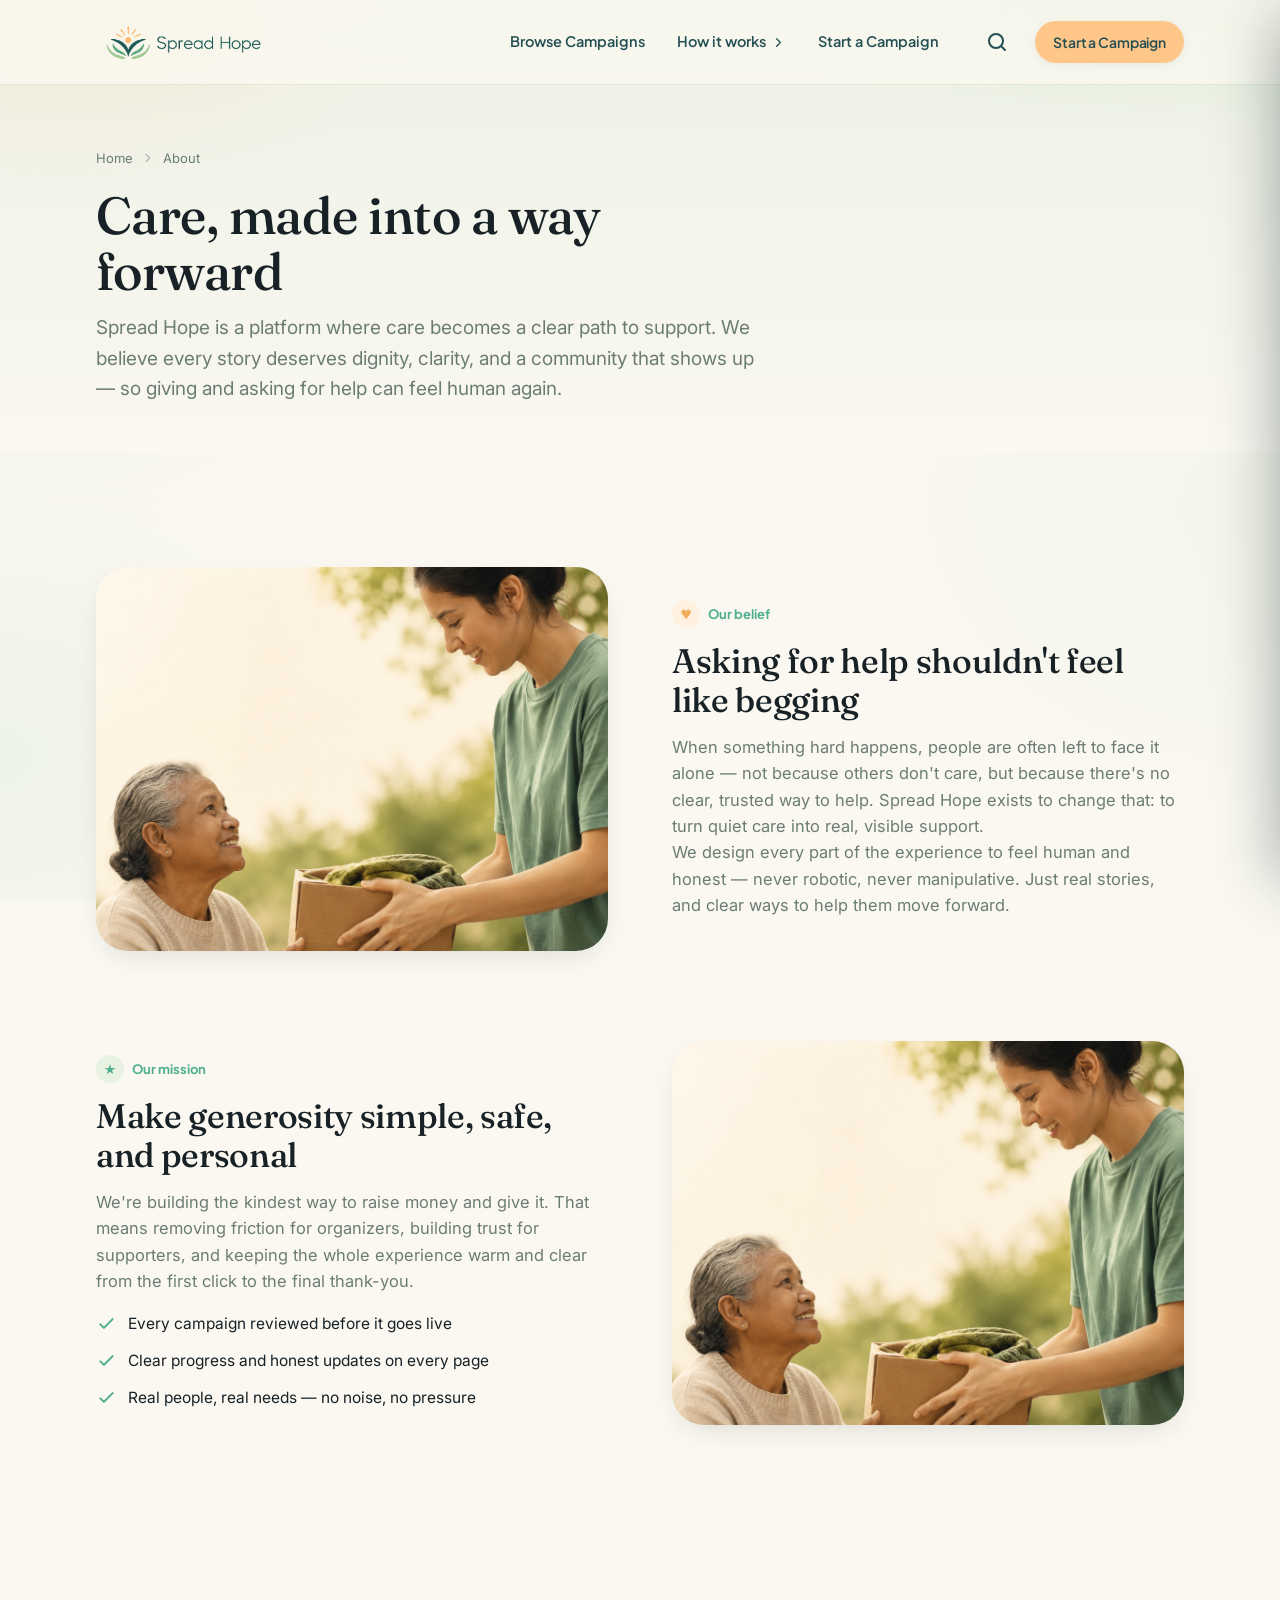
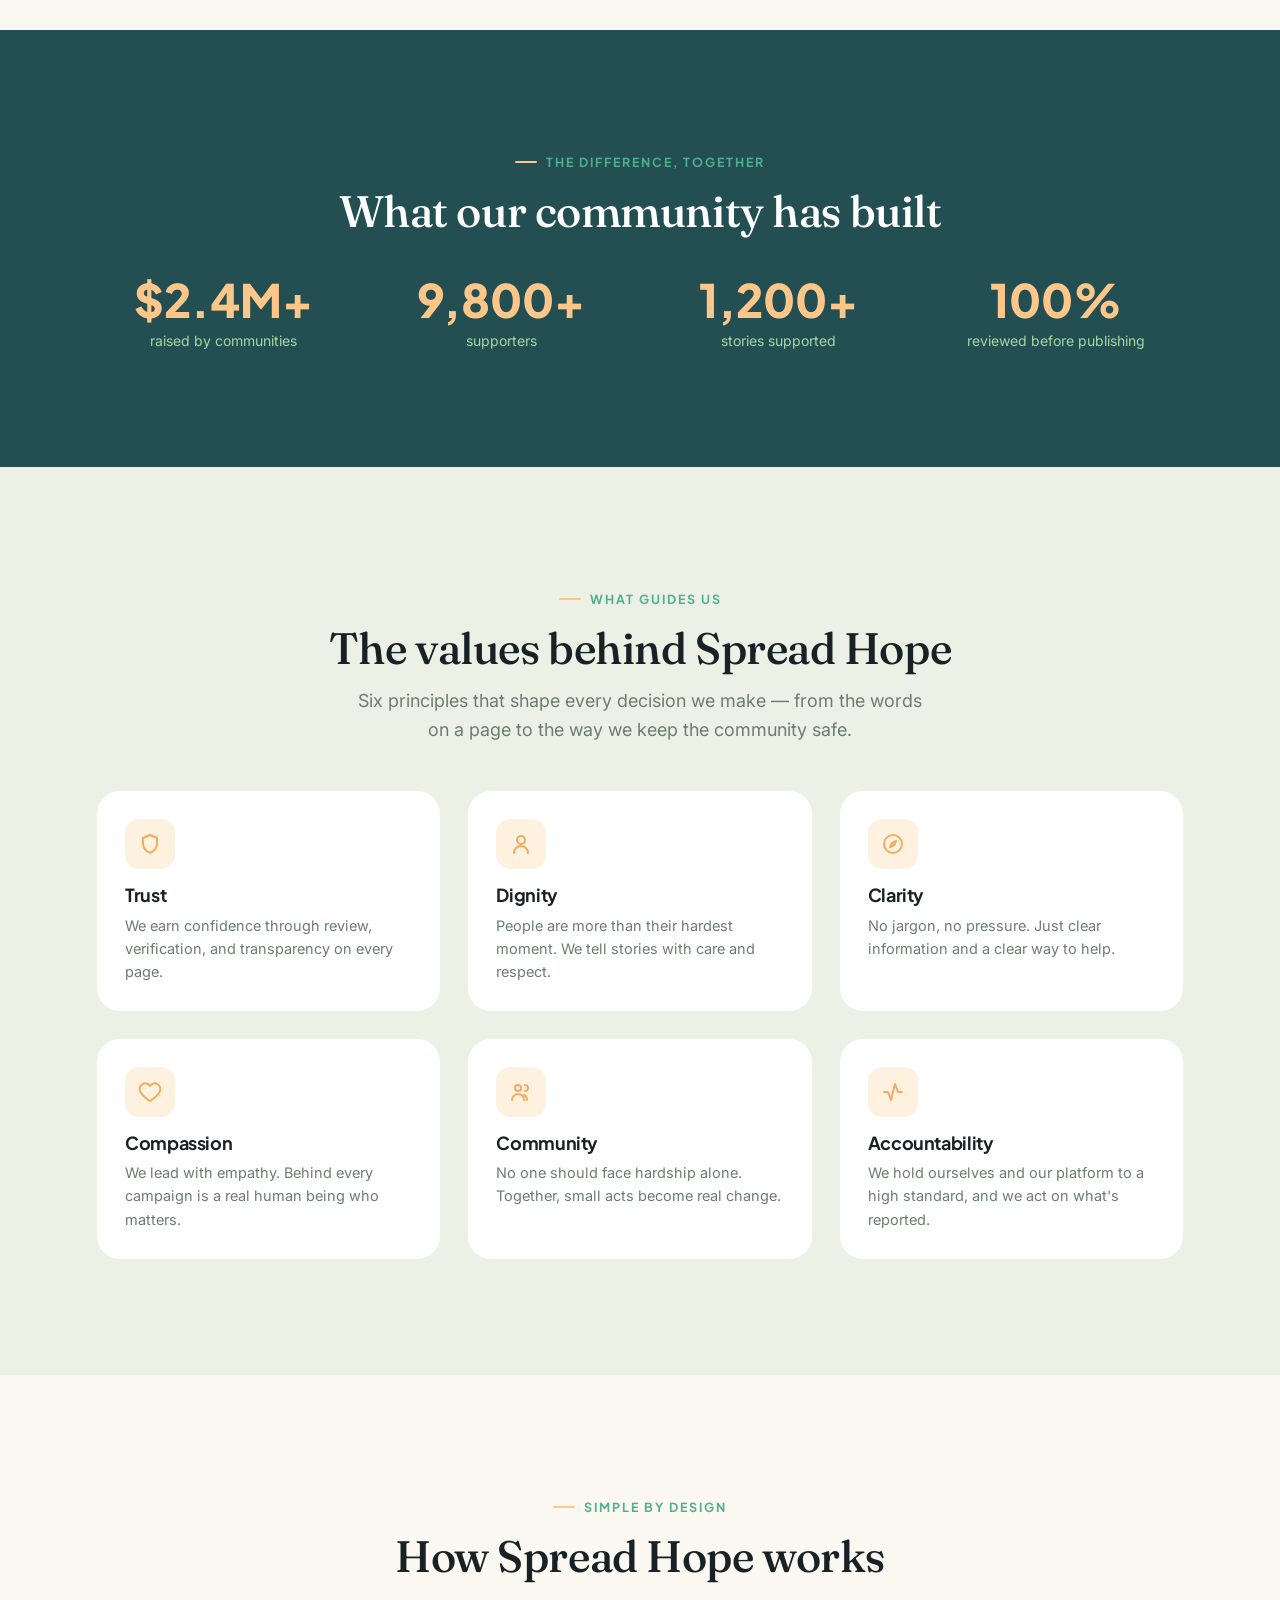
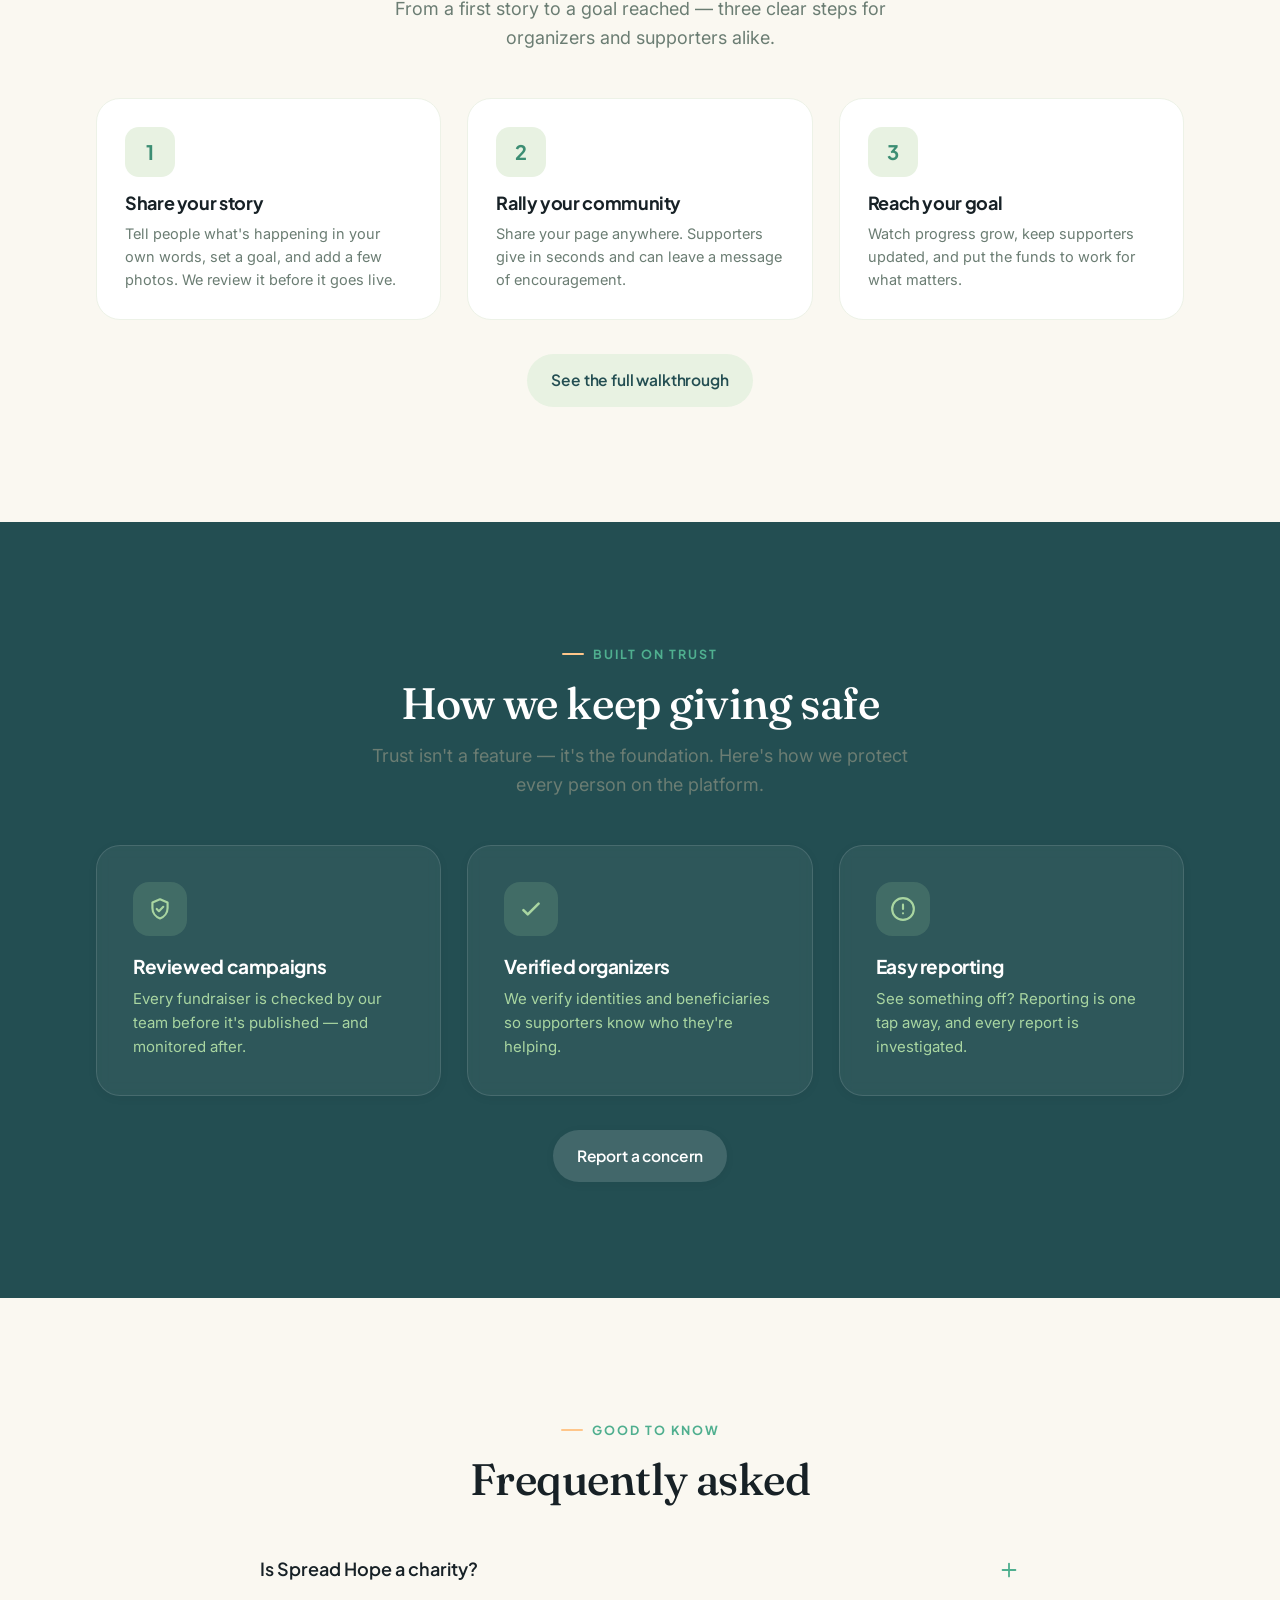
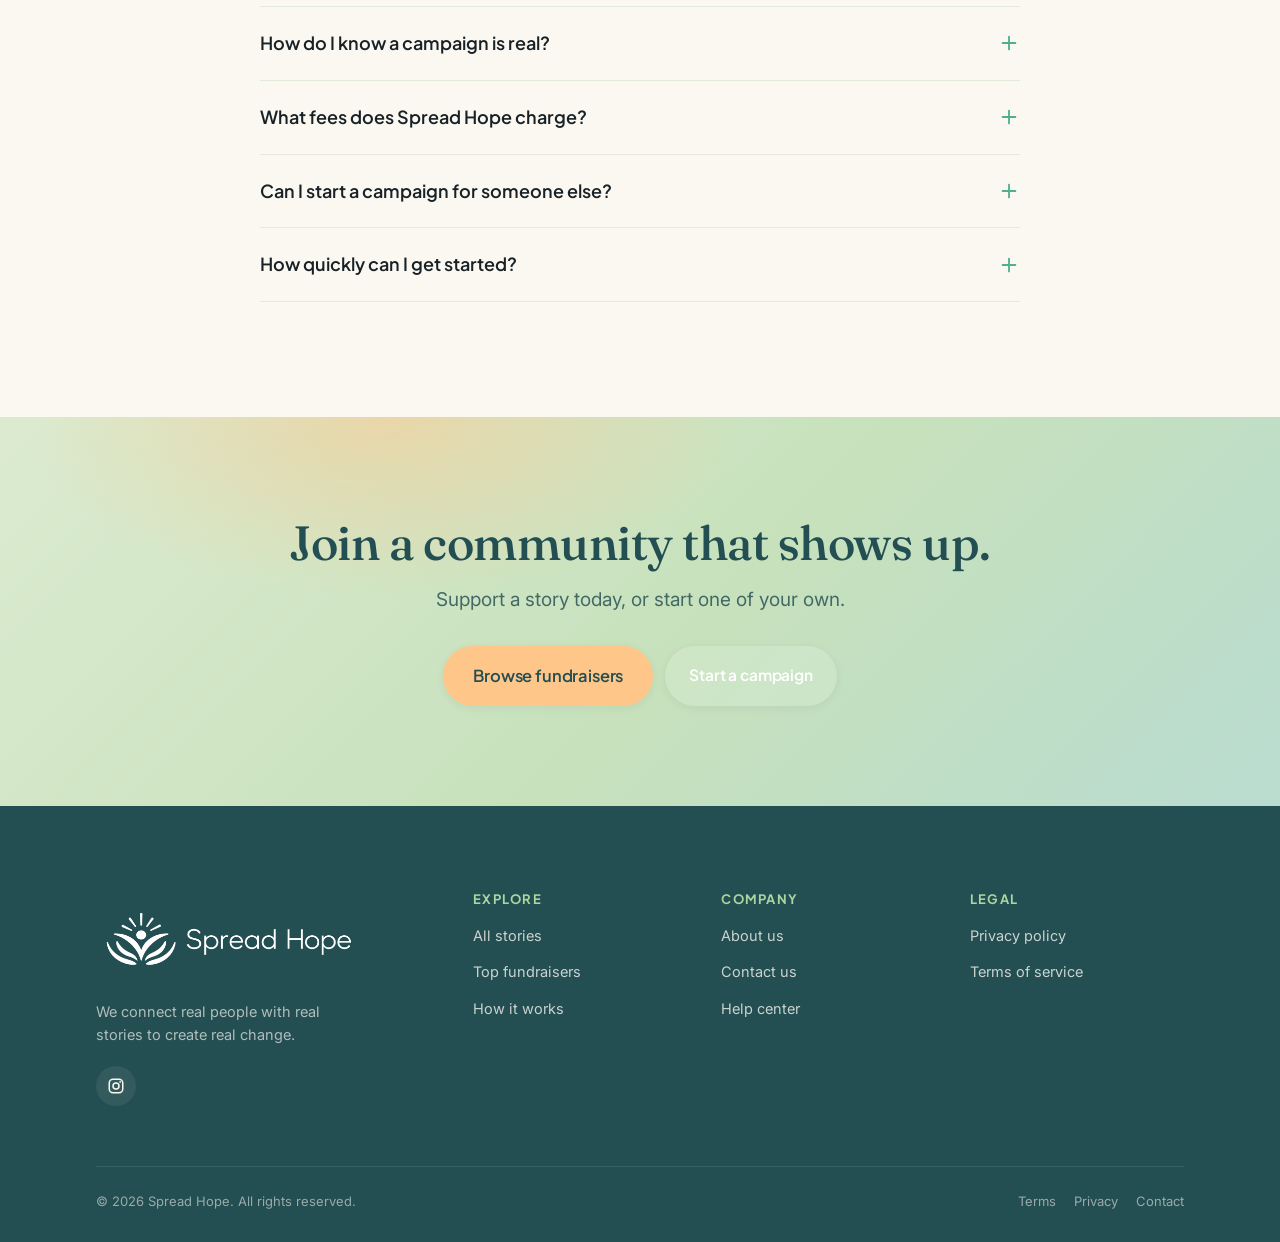
<file: about.html>
<!DOCTYPE html>
<html lang="en">
<head>
<meta charset="UTF-8">
<meta name="viewport" content="width=device-width, initial-scale=1, viewport-fit=cover">
<title>About · Spread Hope</title>
<meta name="description" content="Spread Hope is a platform where care becomes a clear path to support — built on trust, dignity and human connection. Learn our story, our values, and how we keep fundraising safe.">
<link rel="icon" href="assets/img/favicon.svg" type="image/svg+xml">
<link rel="preconnect" href="https://fonts.googleapis.com">
<link rel="preconnect" href="https://fonts.gstatic.com" crossorigin>
<link href="https://fonts.googleapis.com/css2?family=Fraunces:ital,opsz,wght@0,9..144,400;0,9..144,500;0,9..144,600;1,9..144,500;1,9..144,600&family=Plus+Jakarta+Sans:wght@500;600;700;800&family=Inter:wght@400;500;600&display=swap" rel="stylesheet">
<link rel="stylesheet" href="assets/css/main.css?v=344">
</head>
<body data-page="about">

<!-- ============ INTRO ============ -->
<section class="page-intro">
  <div class="wrap">
    <div class="breadcrumb"><a href="index.html">Home</a><svg viewBox="0 0 24 24" fill="none"><path d="m9 6 6 6-6 6" stroke="currentColor" stroke-width="2" stroke-linecap="round" stroke-linejoin="round"/></svg><span>About</span></div>
    <h1>Care, made into a way forward</h1>
    <p>Spread Hope is a platform where care becomes a clear path to support. We believe every story deserves dignity, clarity, and a community that shows up — so giving and asking for help can feel human again.</p>
  </div>
</section>

<!-- ============ BELIEF + MISSION (alternating) ============ -->
<section class="section">
  <div class="wrap">
    <div class="feature-row">
      <div class="feature-media reveal"><img src="https://images.unsplash.com/photo-1511895426328-dc8714191300?auto=format&fit=crop&w=800&q=65" alt="A family together" loading="lazy" onerror="this.onerror=null;this.src='assets/img/hero.png'"></div>
      <div class="feature-text reveal">
        <div class="step-pill"><span class="n" style="background:var(--coral-wash);color:var(--coral-deep)">♥</span> Our belief</div>
        <h3>Asking for help shouldn't feel like begging</h3>
        <p>When something hard happens, people are often left to face it alone — not because others don't care, but because there's no clear, trusted way to help. Spread Hope exists to change that: to turn quiet care into real, visible support.</p>
        <p>We design every part of the experience to feel human and honest — never robotic, never manipulative. Just real stories, and clear ways to help them move forward.</p>
      </div>
    </div>

    <div class="feature-row">
      <div class="feature-media reveal"><img src="https://images.unsplash.com/photo-1488521787991-ed7bbaae773c?auto=format&fit=crop&w=800&q=65" alt="Hands reaching together" loading="lazy" onerror="this.onerror=null;this.src='assets/img/hero.png'"></div>
      <div class="feature-text reveal">
        <div class="step-pill"><span class="n">★</span> Our mission</div>
        <h3>Make generosity simple, safe, and personal</h3>
        <p>We're building the kindest way to raise money and give it. That means removing friction for organizers, building trust for supporters, and keeping the whole experience warm and clear from the first click to the final thank-you.</p>
        <ul class="ticks">
          <li><svg viewBox="0 0 24 24" fill="none"><path d="m5 13 4 4L19 7" stroke="currentColor" stroke-width="2.4" stroke-linecap="round" stroke-linejoin="round"/></svg> Every campaign reviewed before it goes live</li>
          <li><svg viewBox="0 0 24 24" fill="none"><path d="m5 13 4 4L19 7" stroke="currentColor" stroke-width="2.4" stroke-linecap="round" stroke-linejoin="round"/></svg> Clear progress and honest updates on every page</li>
          <li><svg viewBox="0 0 24 24" fill="none"><path d="m5 13 4 4L19 7" stroke="currentColor" stroke-width="2.4" stroke-linecap="round" stroke-linejoin="round"/></svg> Real people, real needs — no noise, no pressure</li>
        </ul>
      </div>
    </div>
  </div>
</section>

<!-- ============ IMPACT STATS ============ -->
<section class="section bg-blue">
  <div class="wrap">
    <div class="section-head center reveal" style="margin-bottom:40px"><span class="eyebrow">The difference, together</span><h2>What our community has built</h2></div>
    <div class="stat-band reveal">
      <div class="stat"><div class="n">$2.4M+</div><div class="l">raised by communities</div></div>
      <div class="stat"><div class="n">9,800+</div><div class="l">supporters</div></div>
      <div class="stat"><div class="n">1,200+</div><div class="l">stories supported</div></div>
      <div class="stat"><div class="n">100%</div><div class="l">reviewed before publishing</div></div>
    </div>
  </div>
</section>

<!-- ============ VALUES ============ -->
<section class="section bg-sand">
  <div class="wrap">
    <div class="section-head center reveal" style="margin-bottom:46px"><span class="eyebrow">What guides us</span><h2>The values behind Spread Hope</h2><p>Six principles that shape every decision we make — from the words on a page to the way we keep the community safe.</p></div>
    <div class="value-grid">
      <div class="value-card reveal" data-delay="1"><div class="vic"><svg viewBox="0 0 24 24" fill="none"><path d="M12 3 5 6v5c0 4.5 3 8.3 7 9.7 4-1.4 7-5.2 7-9.7V6l-7-3Z" stroke="currentColor" stroke-width="2" stroke-linejoin="round"/></svg></div><h3>Trust</h3><p>We earn confidence through review, verification, and transparency on every page.</p></div>
      <div class="value-card reveal" data-delay="2"><div class="vic"><svg viewBox="0 0 24 24" fill="none"><circle cx="12" cy="8" r="4" stroke="currentColor" stroke-width="2"/><path d="M5 21a7 7 0 0 1 14 0" stroke="currentColor" stroke-width="2" stroke-linecap="round"/></svg></div><h3>Dignity</h3><p>People are more than their hardest moment. We tell stories with care and respect.</p></div>
      <div class="value-card reveal" data-delay="3"><div class="vic"><svg viewBox="0 0 24 24" fill="none"><circle cx="12" cy="12" r="9" stroke="currentColor" stroke-width="2"/><path d="m15 9-2 4-4 2 2-4 4-2Z" stroke="currentColor" stroke-width="2" stroke-linejoin="round"/></svg></div><h3>Clarity</h3><p>No jargon, no pressure. Just clear information and a clear way to help.</p></div>
      <div class="value-card reveal" data-delay="1"><div class="vic"><svg viewBox="0 0 24 24" fill="none"><path d="M12 21s-7-4.5-9.5-9A5.4 5.4 0 0 1 12 6a5.4 5.4 0 0 1 9.5 6c-2.5 4.5-9.5 9-9.5 9Z" stroke="currentColor" stroke-width="2" stroke-linejoin="round"/></svg></div><h3>Compassion</h3><p>We lead with empathy. Behind every campaign is a real human being who matters.</p></div>
      <div class="value-card reveal" data-delay="2"><div class="vic"><svg viewBox="0 0 24 24" fill="none"><circle cx="9" cy="8" r="3" stroke="currentColor" stroke-width="2"/><path d="M3 20a6 6 0 0 1 12 0" stroke="currentColor" stroke-width="2" stroke-linecap="round"/><path d="M16 5a3 3 0 0 1 0 6m2 9a6 6 0 0 0-3-5.2" stroke="currentColor" stroke-width="2" stroke-linecap="round"/></svg></div><h3>Community</h3><p>No one should face hardship alone. Together, small acts become real change.</p></div>
      <div class="value-card reveal" data-delay="3"><div class="vic"><svg viewBox="0 0 24 24" fill="none"><path d="M3 12h4l3 8 4-16 3 8h4" stroke="currentColor" stroke-width="2" stroke-linecap="round" stroke-linejoin="round"/></svg></div><h3>Accountability</h3><p>We hold ourselves and our platform to a high standard, and we act on what's reported.</p></div>
    </div>
  </div>
</section>

<!-- ============ HOW IT WORKS ============ -->
<section class="section">
  <div class="wrap">
    <div class="section-head center reveal" style="margin-bottom:46px"><span class="eyebrow">Simple by design</span><h2>How Spread Hope works</h2><p>From a first story to a goal reached — three clear steps for organizers and supporters alike.</p></div>
    <div class="value-grid">
      <div class="value-card reveal" data-delay="1"><div class="vic" style="background:var(--sage-wash);color:var(--teal-deep)"><b style="font-family:var(--font-head);font-size:20px">1</b></div><h3>Share your story</h3><p>Tell people what's happening in your own words, set a goal, and add a few photos. We review it before it goes live.</p></div>
      <div class="value-card reveal" data-delay="2"><div class="vic" style="background:var(--sage-wash);color:var(--teal-deep)"><b style="font-family:var(--font-head);font-size:20px">2</b></div><h3>Rally your community</h3><p>Share your page anywhere. Supporters give in seconds and can leave a message of encouragement.</p></div>
      <div class="value-card reveal" data-delay="3"><div class="vic" style="background:var(--sage-wash);color:var(--teal-deep)"><b style="font-family:var(--font-head);font-size:20px">3</b></div><h3>Reach your goal</h3><p>Watch progress grow, keep supporters updated, and put the funds to work for what matters.</p></div>
    </div>
    <div style="text-align:center;margin-top:34px"><a href="how-it-works.html" class="btn btn-soft">See the full walkthrough</a></div>
  </div>
</section>

<!-- ============ TRUST & SAFETY ============ -->
<section class="section bg-blue">
  <div class="wrap">
    <div class="section-head center reveal" style="margin-bottom:46px"><span class="eyebrow">Built on trust</span><h2>How we keep giving safe</h2><p>Trust isn't a feature — it's the foundation. Here's how we protect every person on the platform.</p></div>
    <div class="trust-grid">
      <div class="trust-card reveal" data-delay="1"><div class="tic"><svg viewBox="0 0 24 24" fill="none"><path d="M12 3 5 6v5c0 4.5 3 8.3 7 9.7 4-1.4 7-5.2 7-9.7V6l-7-3Z" stroke="currentColor" stroke-width="2" stroke-linejoin="round"/><path d="m9 12 2 2 4-4" stroke="currentColor" stroke-width="2" stroke-linecap="round" stroke-linejoin="round"/></svg></div><h3>Reviewed campaigns</h3><p>Every fundraiser is checked by our team before it's published — and monitored after.</p></div>
      <div class="trust-card reveal" data-delay="2"><div class="tic"><svg viewBox="0 0 24 24" fill="none"><path d="m5 13 4 4L19 7" stroke="currentColor" stroke-width="2.4" stroke-linecap="round" stroke-linejoin="round"/></svg></div><h3>Verified organizers</h3><p>We verify identities and beneficiaries so supporters know who they're helping.</p></div>
      <div class="trust-card reveal" data-delay="3"><div class="tic"><svg viewBox="0 0 24 24" fill="none"><path d="M12 2a10 10 0 1 0 0 20 10 10 0 0 0 0-20Z" stroke="currentColor" stroke-width="2"/><path d="M12 8v4m0 4h.01" stroke="currentColor" stroke-width="2" stroke-linecap="round"/></svg></div><h3>Easy reporting</h3><p>See something off? Reporting is one tap away, and every report is investigated.</p></div>
    </div>
    <div style="text-align:center;margin-top:34px"><a href="contact.html?subject=report" class="btn" style="background:rgba(255,255,255,.14);color:#fff">Report a concern</a></div>
  </div>
</section>

<!-- ============ FAQ ============ -->
<section class="section">
  <div class="wrap">
    <div class="section-head center reveal" style="margin-bottom:30px"><span class="eyebrow">Good to know</span><h2>Frequently asked</h2></div>
    <div class="faq reveal">
      <div class="faq-item"><button class="faq-q">Is Spread Hope a charity?<svg viewBox="0 0 24 24" fill="none"><path d="M12 5v14M5 12h14" stroke="currentColor" stroke-width="2" stroke-linecap="round"/></svg></button><div class="faq-a"><div class="faq-a-inner">No. Spread Hope is a platform that connects organizers with supporters. Funds go directly to the people running each campaign, not to us. Unless a campaign clearly states otherwise, donations are not tax-deductible.</div></div></div>
      <div class="faq-item"><button class="faq-q">How do I know a campaign is real?<svg viewBox="0 0 24 24" fill="none"><path d="M12 5v14M5 12h14" stroke="currentColor" stroke-width="2" stroke-linecap="round"/></svg></button><div class="faq-a"><div class="faq-a-inner">Every campaign is reviewed before publishing, and we verify organizers and beneficiaries. You'll also see clear progress, honest updates, and a way to report anything that looks off.</div></div></div>
      <div class="faq-item"><button class="faq-q">What fees does Spread Hope charge?<svg viewBox="0 0 24 24" fill="none"><path d="M12 5v14M5 12h14" stroke="currentColor" stroke-width="2" stroke-linecap="round"/></svg></button><div class="faq-a"><div class="faq-a-inner">A standard payment-processing fee applies to each donation, and any platform fee is always shown before you confirm. We believe in clear pricing with no surprises.</div></div></div>
      <div class="faq-item"><button class="faq-q">Can I start a campaign for someone else?<svg viewBox="0 0 24 24" fill="none"><path d="M12 5v14M5 12h14" stroke="currentColor" stroke-width="2" stroke-linecap="round"/></svg></button><div class="faq-a"><div class="faq-a-inner">Yes — with their consent. You'll just need to identify the beneficiary so funds reach the right person, and keep everyone updated along the way.</div></div></div>
      <div class="faq-item"><button class="faq-q">How quickly can I get started?<svg viewBox="0 0 24 24" fill="none"><path d="M12 5v14M5 12h14" stroke="currentColor" stroke-width="2" stroke-linecap="round"/></svg></button><div class="faq-a"><div class="faq-a-inner">Creating a campaign takes just a few minutes. After a quick review, your page goes live and you can start sharing it with your community right away.</div></div></div>
    </div>
  </div>
</section>

<!-- ============ FINAL CTA ============ -->
<section class="section-tight">
  <div class="wrap"><div class="final-cta reveal"><h2>Join a community that shows up.</h2><p>Support a story today, or start one of your own.</p>
    <div style="display:flex;gap:12px;justify-content:center;flex-wrap:wrap"><a href="browse-campaigns.html" class="btn btn-primary btn-lg">Browse fundraisers</a><a href="start.html" class="btn" style="background:rgba(255,255,255,.14);color:#fff">Start a campaign</a></div>
  </div></div>
</section>

<script src="assets/js/data.js?v=344"></script>
<script src="assets/js/ui.js?v=344"></script>
<script src="assets/js/app.js?v=344"></script>
</body>
</html>
</file>
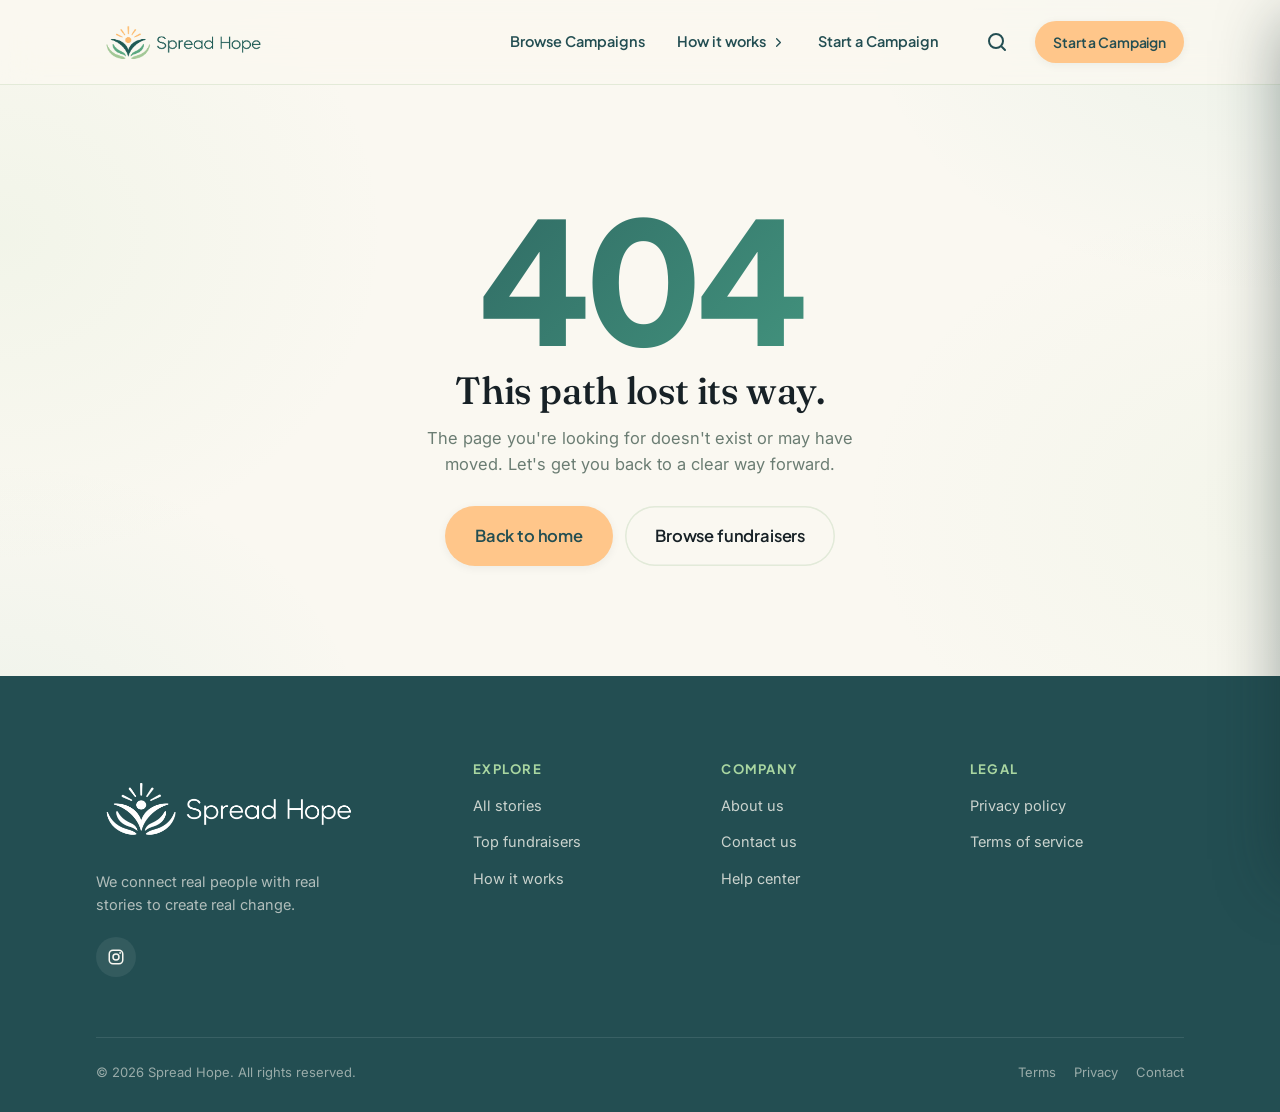
<file: campaign.html>
<!DOCTYPE html>
<html lang="en">
<head>
<meta charset="UTF-8">
<meta name="viewport" content="width=device-width, initial-scale=1, viewport-fit=cover">
<title>Fundraiser · Spread Hope</title>
<meta name="description" content="Read this story and support it on Spread Hope. Every story deserves a way forward.">
<link rel="icon" href="assets/img/favicon.svg" type="image/svg+xml">
<link rel="preconnect" href="https://fonts.googleapis.com">
<link rel="preconnect" href="https://fonts.gstatic.com" crossorigin>
<link href="https://fonts.googleapis.com/css2?family=Fraunces:ital,opsz,wght@0,9..144,400;0,9..144,500;0,9..144,600;1,9..144,500;1,9..144,600&family=Plus+Jakarta+Sans:wght@500;600;700;800&family=Inter:wght@400;500;600&display=swap" rel="stylesheet">
<link rel="stylesheet" href="assets/css/main.css?v=344">
</head>
<body data-page="campaign">

<main id="campaignRoot"></main>

<script src="assets/js/data.js?v=344"></script>
<script src="assets/js/ui.js?v=344"></script>
<script src="assets/js/app.js?v=344"></script>
</body>
</html>
</file>
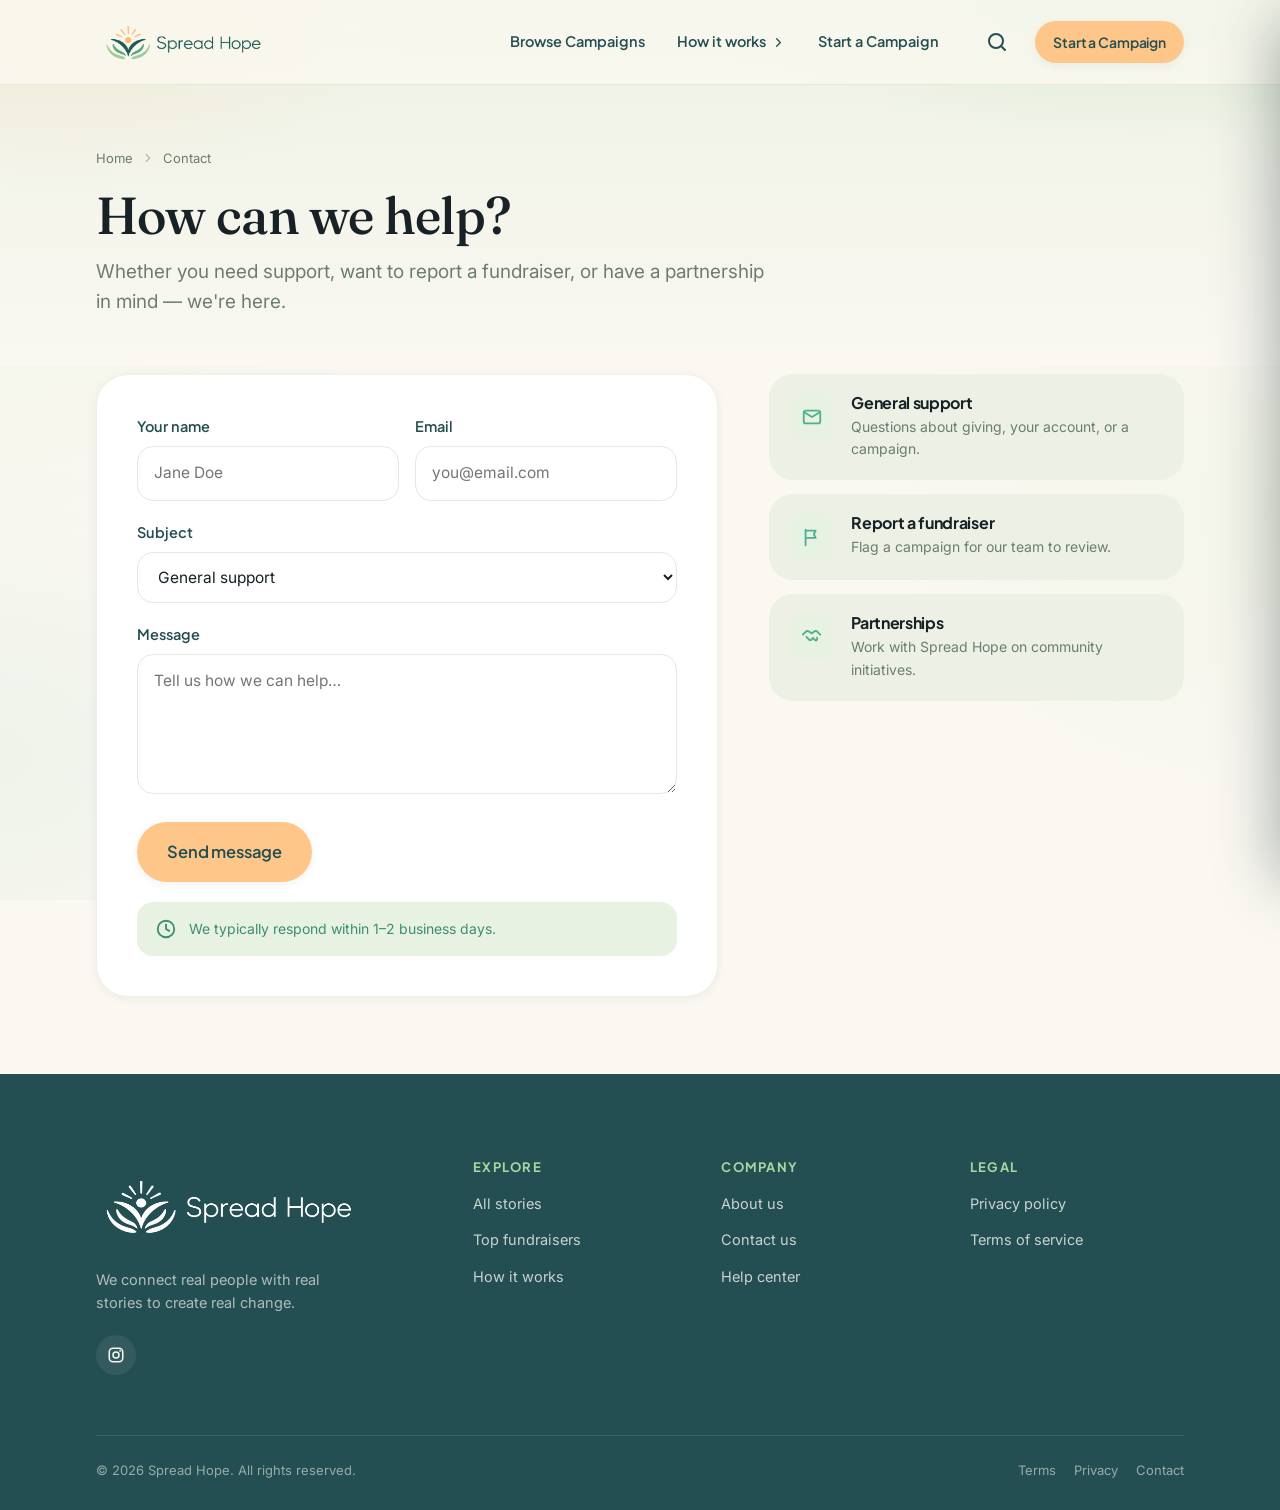
<file: contact.html>
<!DOCTYPE html>
<html lang="en">
<head>
<meta charset="UTF-8">
<meta name="viewport" content="width=device-width, initial-scale=1, viewport-fit=cover">
<title>Contact · Spread Hope</title>
<meta name="description" content="How can we help? Reach the Spread Hope team for support, to report a fundraiser, or to partner with us.">
<link rel="icon" href="assets/img/favicon.svg" type="image/svg+xml">
<link rel="preconnect" href="https://fonts.googleapis.com">
<link rel="preconnect" href="https://fonts.gstatic.com" crossorigin>
<link href="https://fonts.googleapis.com/css2?family=Fraunces:ital,opsz,wght@0,9..144,400;0,9..144,500;0,9..144,600;1,9..144,500;1,9..144,600&family=Plus+Jakarta+Sans:wght@500;600;700;800&family=Inter:wght@400;500;600&display=swap" rel="stylesheet">
<link rel="stylesheet" href="assets/css/main.css?v=344">
</head>
<body data-page="contact">

<section class="page-intro">
  <div class="wrap">
    <div class="breadcrumb"><a href="index.html">Home</a><svg viewBox="0 0 24 24" fill="none"><path d="m9 6 6 6-6 6" stroke="currentColor" stroke-width="2" stroke-linecap="round" stroke-linejoin="round"/></svg><span>Contact</span></div>
    <h1>How can we help?</h1>
    <p>Whether you need support, want to report a fundraiser, or have a partnership in mind — we're here.</p>
  </div>
</section>

<section class="section-tight" style="padding-top:8px">
  <div class="wrap contact-grid">
    <!-- form -->
    <div class="contact-card reveal">
      <form id="contactForm">
        <div class="field-row">
          <div class="field"><label>Your name</label><input type="text" name="name" placeholder="Jane Doe" required></div>
          <div class="field"><label>Email</label><input type="email" name="email" placeholder="you@email.com" required></div>
        </div>
        <div class="field"><label>Subject</label>
          <select name="subject" id="cSubject">
            <option>General support</option>
            <option>Report a fundraiser</option>
            <option>Partnerships</option>
            <option>Press &amp; media</option>
          </select>
        </div>
        <div class="field"><label>Message</label><textarea name="message" id="cMessage" placeholder="Tell us how we can help…" required></textarea></div>
        <button class="btn btn-primary btn-lg" id="contactSubmit" type="submit">Send message</button>
      </form>
      <div class="response-note" style="margin-top:20px">
        <svg viewBox="0 0 24 24" fill="none"><circle cx="12" cy="12" r="9" stroke="currentColor" stroke-width="2"/><path d="M12 7v5l3.5 2" stroke="currentColor" stroke-width="2" stroke-linecap="round" stroke-linejoin="round"/></svg>
        <span>We typically respond within 1–2 business days.</span>
      </div>
    </div>

    <!-- channels -->
    <div class="reveal">
      <button class="channel-card" data-channel="General support" style="width:100%;text-align:left">
        <div class="cic"><svg viewBox="0 0 24 24" fill="none"><rect x="3" y="5" width="18" height="14" rx="2.5" stroke="currentColor" stroke-width="2"/><path d="m4 7 8 5 8-5" stroke="currentColor" stroke-width="2" stroke-linecap="round" stroke-linejoin="round"/></svg></div>
        <div><h4>General support</h4><p>Questions about giving, your account, or a campaign.</p></div>
      </button>
      <button class="channel-card" data-channel="Report a fundraiser" style="width:100%;text-align:left">
        <div class="cic"><svg viewBox="0 0 24 24" fill="none"><path d="M5 21V4m0 1h11l-2 4 2 4H5" stroke="currentColor" stroke-width="2" stroke-linecap="round" stroke-linejoin="round"/></svg></div>
        <div><h4>Report a fundraiser</h4><p>Flag a campaign for our team to review.</p></div>
      </button>
      <button class="channel-card" data-channel="Partnerships" style="width:100%;text-align:left">
        <div class="cic"><svg viewBox="0 0 24 24" fill="none"><path d="m12 8 2-1.8a3 3 0 0 1 4 .2l3 3M2 9.5l3-3a3 3 0 0 1 4-.2L12 8" stroke="currentColor" stroke-width="2" stroke-linecap="round" stroke-linejoin="round"/><path d="m6 12 3 3a1.6 1.6 0 0 0 2.3 0L13 13l2 2a1.6 1.6 0 0 0 2.3-2.3" stroke="currentColor" stroke-width="2" stroke-linecap="round" stroke-linejoin="round"/></svg></div>
        <div><h4>Partnerships</h4><p>Work with Spread Hope on community initiatives.</p></div>
      </button>
    </div>
  </div>
</section>

<script src="assets/js/data.js?v=344"></script>
<script src="assets/js/ui.js?v=344"></script>
<script src="assets/js/app.js?v=344"></script>
</body>
</html>
</file>
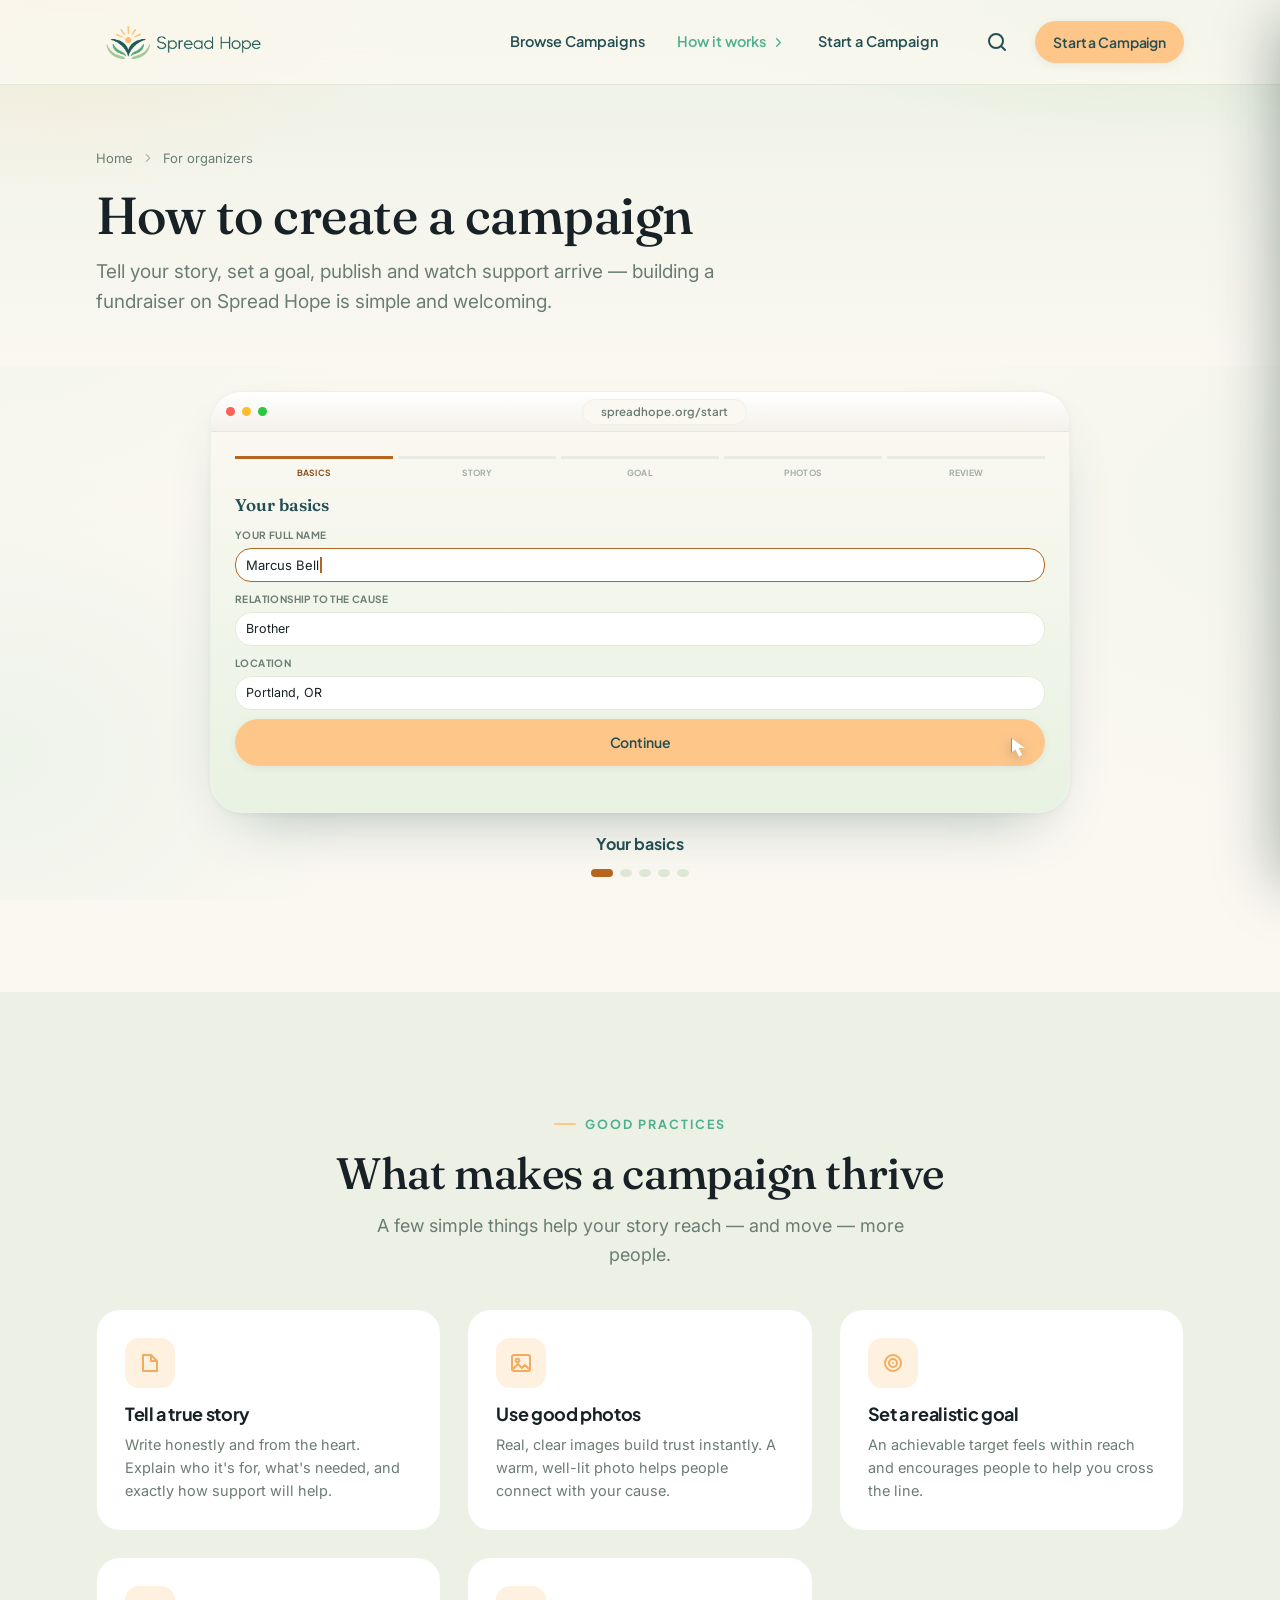
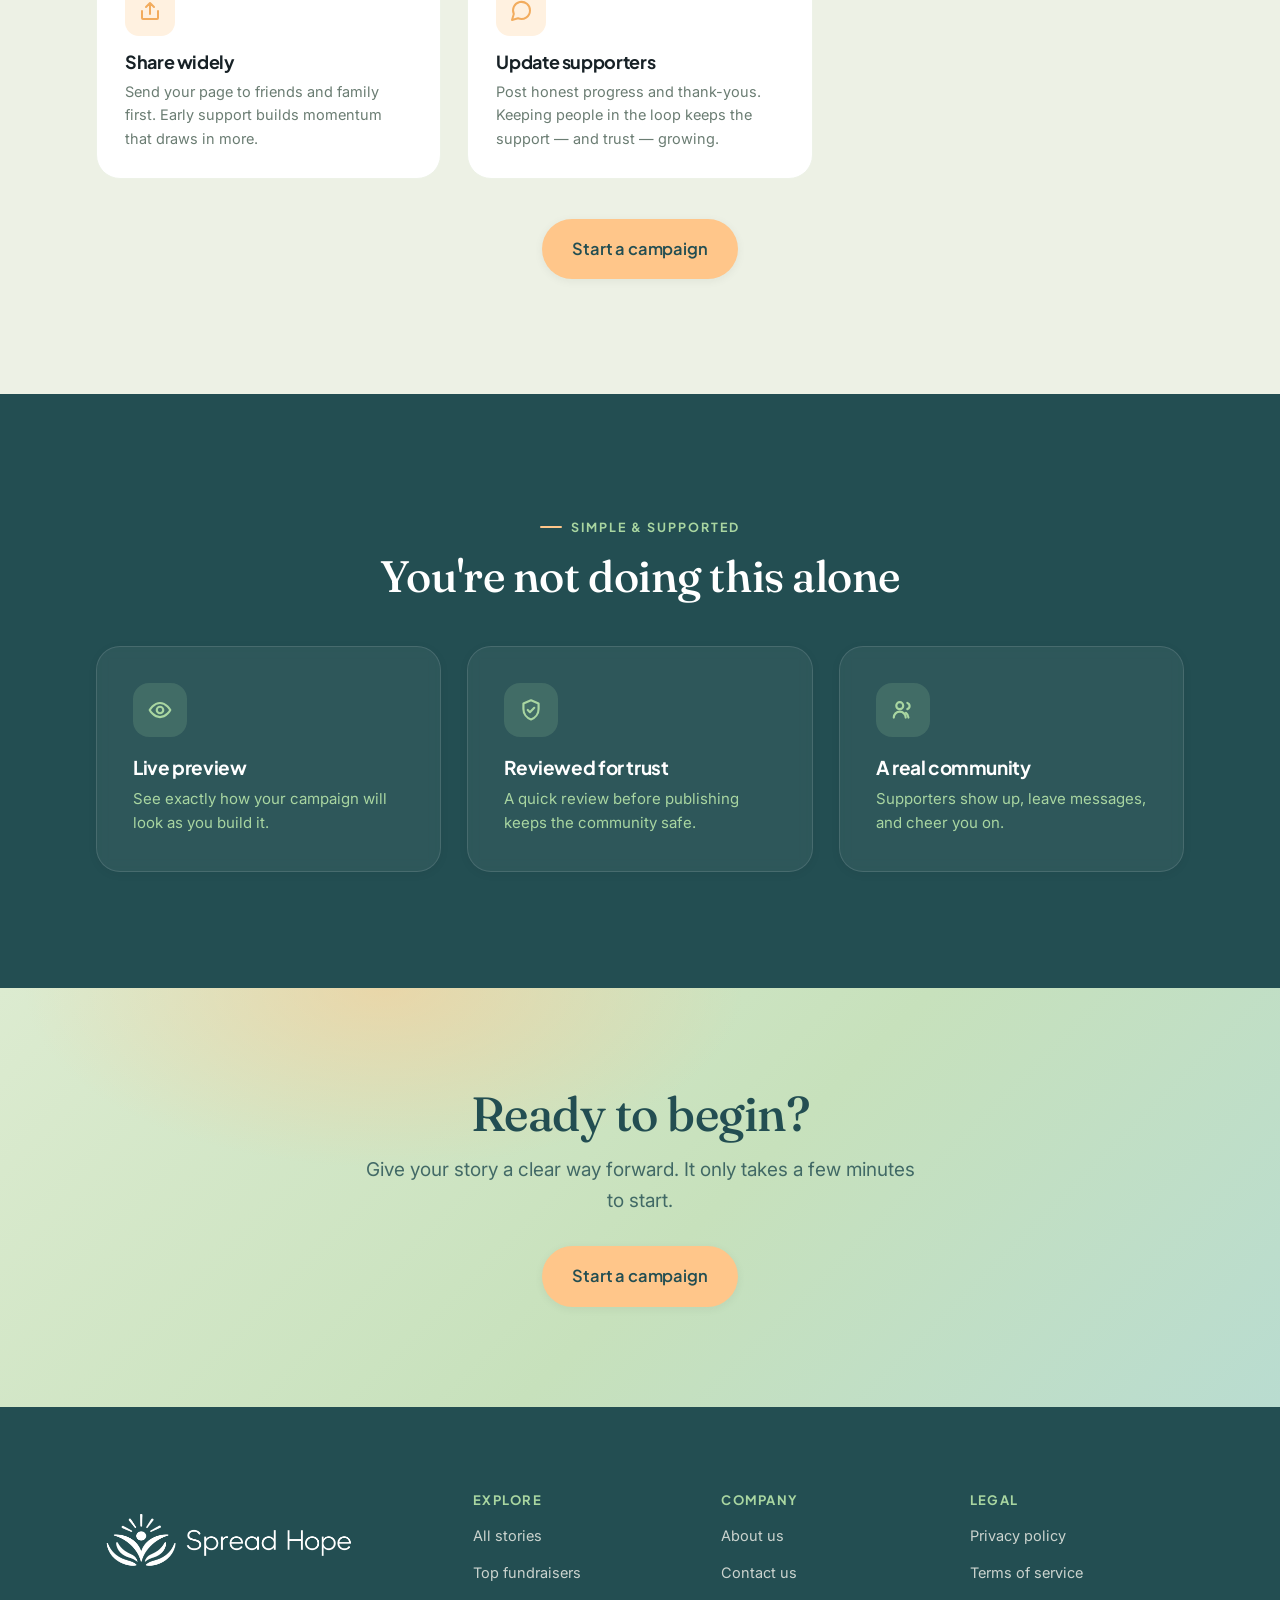
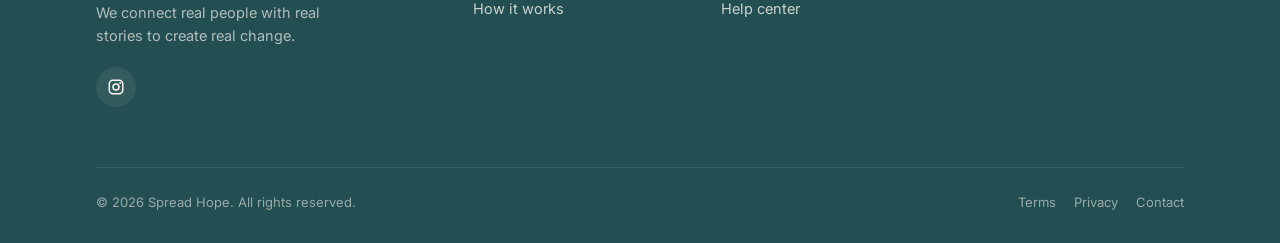
<file: how-to-create.html>
<!DOCTYPE html>
<html lang="en">
<head>
<meta charset="UTF-8">
<meta name="viewport" content="width=device-width, initial-scale=1, viewport-fit=cover">
<title>How to create a campaign · Spread Hope</title>
<meta name="description" content="How to create and manage a campaign on Spread Hope — tell your story, set a goal, publish and track support, step by step.">
<link rel="icon" href="assets/img/favicon.svg" type="image/svg+xml">
<link rel="preconnect" href="https://fonts.googleapis.com">
<link rel="preconnect" href="https://fonts.gstatic.com" crossorigin>
<link href="https://fonts.googleapis.com/css2?family=Fraunces:ital,opsz,wght@0,9..144,400;0,9..144,500;0,9..144,600;1,9..144,500;1,9..144,600&family=Plus+Jakarta+Sans:wght@500;600;700;800&family=Inter:wght@400;500;600&display=swap" rel="stylesheet">
<link rel="stylesheet" href="assets/css/main.css?v=344">
</head>
<body data-page="howcreate">

<section class="page-intro">
  <div class="wrap">
    <div class="breadcrumb"><a href="index.html">Home</a><svg viewBox="0 0 24 24" fill="none"><path d="m9 6 6 6-6 6" stroke="currentColor" stroke-width="2" stroke-linecap="round" stroke-linejoin="round"/></svg><span>For organizers</span></div>
    <h1>How to create a campaign</h1>
    <p>Tell your story, set a goal, publish and watch support arrive — building a fundraiser on Spread Hope is simple and welcoming.</p>
  </div>
</section>

<!-- Animated campaign-creation demo (built by app.js) -->
<section class="section">
  <div class="wrap">
    <div class="hd-mount reveal" id="hdMount" data-demo="org" aria-label="Animated demonstration of creating a campaign, step by step"></div>
  </div>
</section>

<!-- Best practices -->
<section class="section bg-sand">
  <div class="wrap">
    <div class="section-head center reveal" style="margin-bottom:40px"><span class="eyebrow">Good practices</span><h2>What makes a campaign thrive</h2><p>A few simple things help your story reach — and move — more people.</p></div>
    <div class="value-grid">
      <div class="value-card reveal" data-delay="1"><div class="vic"><svg viewBox="0 0 24 24" fill="none"><path d="M5 4h8l6 6v10H5z" stroke="currentColor" stroke-width="2" stroke-linejoin="round"/><path d="M13 4v6h6" stroke="currentColor" stroke-width="2" stroke-linejoin="round"/></svg></div><h3>Tell a true story</h3><p>Write honestly and from the heart. Explain who it's for, what's needed, and exactly how support will help.</p></div>
      <div class="value-card reveal" data-delay="2"><div class="vic"><svg viewBox="0 0 24 24" fill="none"><rect x="3" y="4" width="18" height="16" rx="2" stroke="currentColor" stroke-width="2"/><circle cx="8.5" cy="9.5" r="1.8" stroke="currentColor" stroke-width="2"/><path d="m4 18 5-5 4 4 3-3 4 4" stroke="currentColor" stroke-width="2" stroke-linejoin="round"/></svg></div><h3>Use good photos</h3><p>Real, clear images build trust instantly. A warm, well-lit photo helps people connect with your cause.</p></div>
      <div class="value-card reveal" data-delay="3"><div class="vic"><svg viewBox="0 0 24 24" fill="none"><circle cx="12" cy="12" r="8" stroke="currentColor" stroke-width="2"/><circle cx="12" cy="12" r="4" stroke="currentColor" stroke-width="2"/><circle cx="12" cy="12" r="1" fill="currentColor"/></svg></div><h3>Set a realistic goal</h3><p>An achievable target feels within reach and encourages people to help you cross the line.</p></div>
      <div class="value-card reveal" data-delay="1"><div class="vic"><svg viewBox="0 0 24 24" fill="none"><path d="M4 12v7a1 1 0 0 0 1 1h14a1 1 0 0 0 1-1v-7" stroke="currentColor" stroke-width="2" stroke-linecap="round"/><path d="M12 15V4m0 0-4 4m4-4 4 4" stroke="currentColor" stroke-width="2" stroke-linecap="round" stroke-linejoin="round"/></svg></div><h3>Share widely</h3><p>Send your page to friends and family first. Early support builds momentum that draws in more.</p></div>
      <div class="value-card reveal" data-delay="2"><div class="vic"><svg viewBox="0 0 24 24" fill="none"><path d="M21 11.5a8.5 8.5 0 0 1-12 7.7L3 21l1.8-6A8.5 8.5 0 1 1 21 11.5Z" stroke="currentColor" stroke-width="2" stroke-linejoin="round"/></svg></div><h3>Update supporters</h3><p>Post honest progress and thank-yous. Keeping people in the loop keeps the support — and trust — growing.</p></div>
    </div>
    <div class="text-center" style="margin-top:40px"><a href="start.html" class="btn btn-primary btn-lg">Start a campaign</a></div>
  </div>
</section>

<!-- Reassurance -->
<section class="section bg-blue">
  <div class="wrap">
    <div class="section-head center reveal" style="margin-bottom:46px"><span class="eyebrow" style="color:var(--sage-mist)">Simple &amp; supported</span><h2>You're not doing this alone</h2></div>
    <div class="trust-grid">
      <div class="trust-card reveal" data-delay="1"><div class="tic"><svg viewBox="0 0 24 24" fill="none"><path d="M2.5 12S6 5.5 12 5.5 21.5 12 21.5 12 18 18.5 12 18.5 2.5 12 2.5 12Z" stroke="currentColor" stroke-width="2" stroke-linejoin="round"/><circle cx="12" cy="12" r="3" stroke="currentColor" stroke-width="2"/></svg></div><h3>Live preview</h3><p>See exactly how your campaign will look as you build it.</p></div>
      <div class="trust-card reveal" data-delay="2"><div class="tic"><svg viewBox="0 0 24 24" fill="none"><path d="M12 3 5 6v5c0 4.5 3 8.3 7 9.7 4-1.4 7-5.2 7-9.7V6l-7-3Z" stroke="currentColor" stroke-width="2" stroke-linejoin="round"/><path d="m9 12 2 2 4-4" stroke="currentColor" stroke-width="2" stroke-linecap="round" stroke-linejoin="round"/></svg></div><h3>Reviewed for trust</h3><p>A quick review before publishing keeps the community safe.</p></div>
      <div class="trust-card reveal" data-delay="3"><div class="tic"><svg viewBox="0 0 24 24" fill="none"><circle cx="9" cy="8" r="3.2" stroke="currentColor" stroke-width="2"/><path d="M3.5 19a5.5 5.5 0 0 1 11 0" stroke="currentColor" stroke-width="2" stroke-linecap="round"/><path d="M16 5.5a3 3 0 0 1 0 5.7M17 19a5.4 5.4 0 0 0-2.3-4.4" stroke="currentColor" stroke-width="2" stroke-linecap="round"/></svg></div><h3>A real community</h3><p>Supporters show up, leave messages, and cheer you on.</p></div>
    </div>
  </div>
</section>

<!-- Final CTA -->
<section class="section-tight">
  <div class="wrap"><div class="final-cta reveal"><h2>Ready to begin?</h2><p>Give your story a clear way forward. It only takes a few minutes to start.</p><a href="start.html" class="btn btn-primary btn-lg">Start a campaign</a></div></div>
</section>

<script src="assets/js/data.js?v=344"></script>
<script src="assets/js/ui.js?v=344"></script>
<script src="assets/js/app.js?v=344"></script>
</body>
</html>
</file>
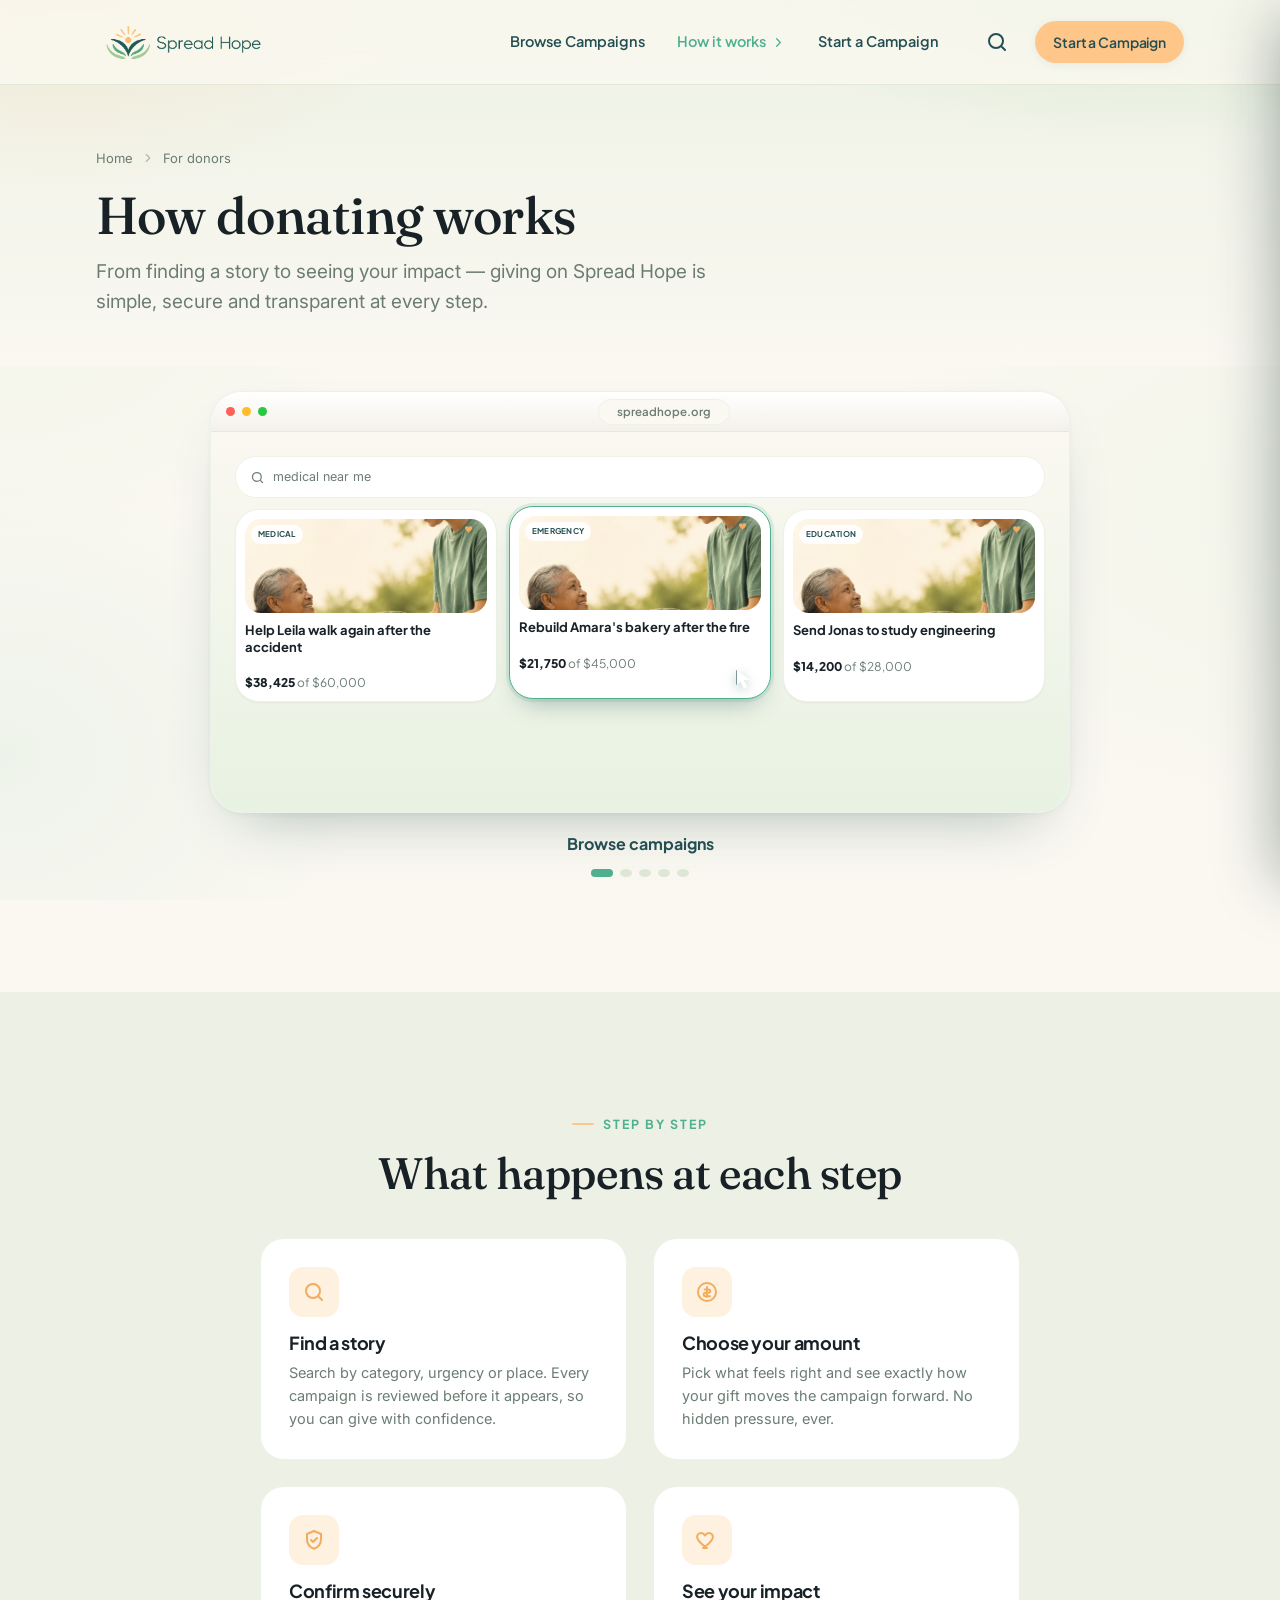
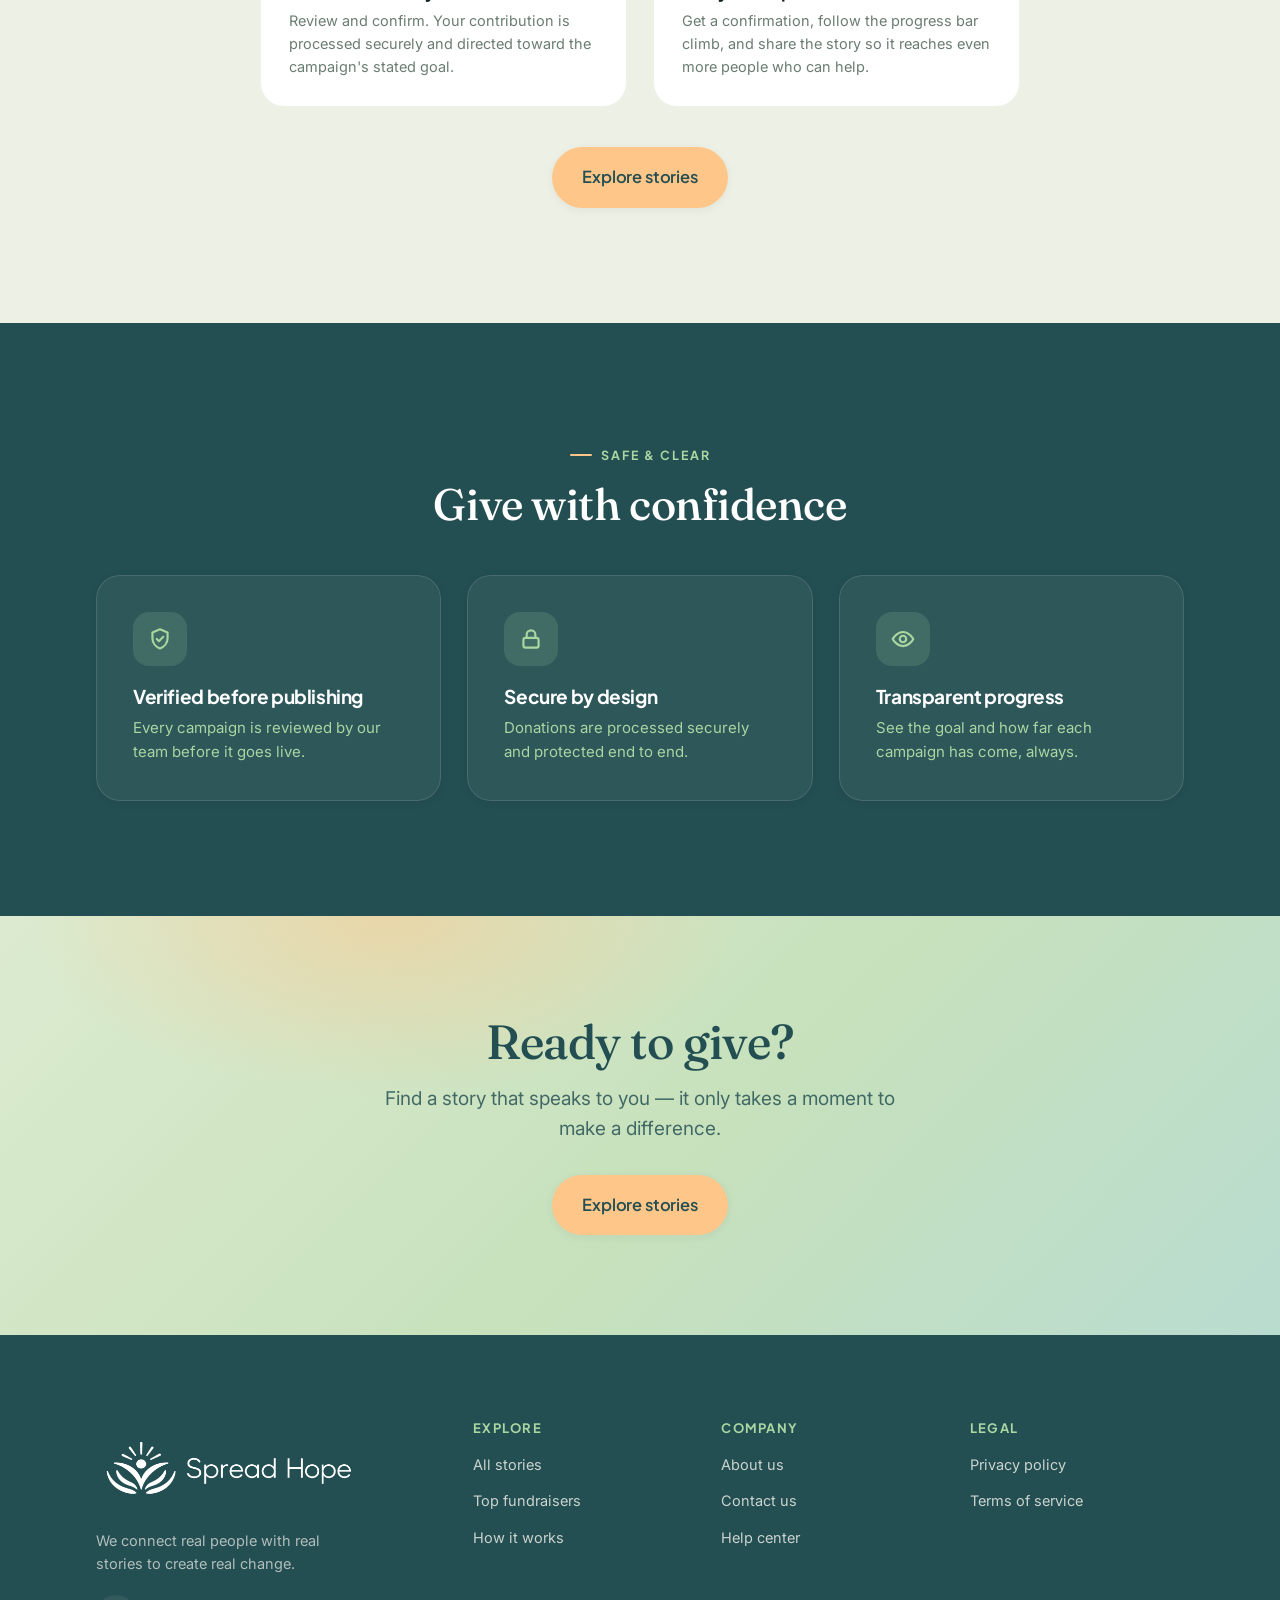
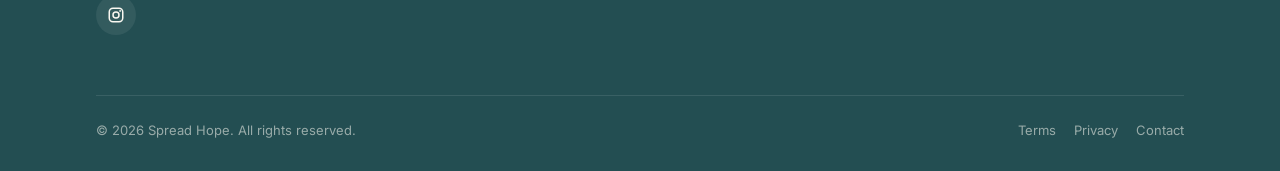
<file: how-to-donate.html>
<!DOCTYPE html>
<html lang="en">
<head>
<meta charset="UTF-8">
<meta name="viewport" content="width=device-width, initial-scale=1, viewport-fit=cover">
<title>How to donate · Spread Hope</title>
<meta name="description" content="How donating works on Spread Hope — find a story, give securely, and see your impact, step by step.">
<link rel="icon" href="assets/img/favicon.svg" type="image/svg+xml">
<link rel="preconnect" href="https://fonts.googleapis.com">
<link rel="preconnect" href="https://fonts.gstatic.com" crossorigin>
<link href="https://fonts.googleapis.com/css2?family=Fraunces:ital,opsz,wght@0,9..144,400;0,9..144,500;0,9..144,600;1,9..144,500;1,9..144,600&family=Plus+Jakarta+Sans:wght@500;600;700;800&family=Inter:wght@400;500;600&display=swap" rel="stylesheet">
<link rel="stylesheet" href="assets/css/main.css?v=344">
</head>
<body data-page="howdonate">

<section class="page-intro">
  <div class="wrap">
    <div class="breadcrumb"><a href="index.html">Home</a><svg viewBox="0 0 24 24" fill="none"><path d="m9 6 6 6-6 6" stroke="currentColor" stroke-width="2" stroke-linecap="round" stroke-linejoin="round"/></svg><span>For donors</span></div>
    <h1>How donating works</h1>
    <p>From finding a story to seeing your impact — giving on Spread Hope is simple, secure and transparent at every step.</p>
  </div>
</section>

<!-- Animated donation demo (built by app.js) -->
<section class="section">
  <div class="wrap">
    <div class="hd-mount reveal" id="hdMount" data-demo="donor" aria-label="Animated demonstration of donating, step by step"></div>
  </div>
</section>

<!-- Step details -->
<section class="section bg-sand">
  <div class="wrap">
    <div class="section-head center reveal" style="margin-bottom:40px"><span class="eyebrow">Step by step</span><h2>What happens at each step</h2></div>
    <div class="value-grid">
      <div class="value-card reveal" data-delay="1"><div class="vic"><svg viewBox="0 0 24 24" fill="none"><circle cx="11" cy="11" r="7" stroke="currentColor" stroke-width="2"/><path d="m20 20-3-3" stroke="currentColor" stroke-width="2" stroke-linecap="round"/></svg></div><h3>Find a story</h3><p>Search by category, urgency or place. Every campaign is reviewed before it appears, so you can give with confidence.</p></div>
      <div class="value-card reveal" data-delay="2"><div class="vic"><svg viewBox="0 0 24 24" fill="none"><circle cx="12" cy="12" r="9" stroke="currentColor" stroke-width="2"/><path d="M12 7v10M9.6 9.4h4a1.7 1.7 0 0 1 0 3.4h-3.2a1.7 1.7 0 0 0 0 3.4H15" stroke="currentColor" stroke-width="2" stroke-linecap="round" stroke-linejoin="round"/></svg></div><h3>Choose your amount</h3><p>Pick what feels right and see exactly how your gift moves the campaign forward. No hidden pressure, ever.</p></div>
      <div class="value-card reveal" data-delay="1"><div class="vic"><svg viewBox="0 0 24 24" fill="none"><path d="M12 3 5 6v5c0 4.5 3 8.3 7 9.7 4-1.4 7-5.2 7-9.7V6l-7-3Z" stroke="currentColor" stroke-width="2" stroke-linejoin="round"/><path d="m9 12 2 2 4-4" stroke="currentColor" stroke-width="2" stroke-linecap="round" stroke-linejoin="round"/></svg></div><h3>Confirm securely</h3><p>Review and confirm. Your contribution is processed securely and directed toward the campaign's stated goal.</p></div>
      <div class="value-card reveal" data-delay="2"><div class="vic"><svg viewBox="0 0 24 24" fill="none"><path d="M12 20s-7-4.6-9.3-9C1.3 8.4 2.6 5 6 5c2 0 3.2 1.2 4 2.4C10.8 6.2 12 5 14 5c3.4 0 4.7 3.4 3.3 6-2.3 4.4-9.3 9-9.3 9Z" stroke="currentColor" stroke-width="2" stroke-linejoin="round"/></svg></div><h3>See your impact</h3><p>Get a confirmation, follow the progress bar climb, and share the story so it reaches even more people who can help.</p></div>
    </div>
    <div class="text-center" style="margin-top:40px"><a href="browse-campaigns.html" class="btn btn-primary btn-lg">Explore stories</a></div>
  </div>
</section>

<!-- Trust -->
<section class="section bg-blue">
  <div class="wrap">
    <div class="section-head center reveal" style="margin-bottom:46px"><span class="eyebrow" style="color:var(--sage-mist)">Safe &amp; clear</span><h2>Give with confidence</h2></div>
    <div class="trust-grid">
      <div class="trust-card reveal" data-delay="1"><div class="tic"><svg viewBox="0 0 24 24" fill="none"><path d="M12 3 5 6v5c0 4.5 3 8.3 7 9.7 4-1.4 7-5.2 7-9.7V6l-7-3Z" stroke="currentColor" stroke-width="2" stroke-linejoin="round"/><path d="m9 12 2 2 4-4" stroke="currentColor" stroke-width="2" stroke-linecap="round" stroke-linejoin="round"/></svg></div><h3>Verified before publishing</h3><p>Every campaign is reviewed by our team before it goes live.</p></div>
      <div class="trust-card reveal" data-delay="2"><div class="tic"><svg viewBox="0 0 24 24" fill="none"><rect x="5" y="11" width="14" height="9" rx="2" stroke="currentColor" stroke-width="2"/><path d="M8 11V8a4 4 0 0 1 8 0v3" stroke="currentColor" stroke-width="2"/></svg></div><h3>Secure by design</h3><p>Donations are processed securely and protected end to end.</p></div>
      <div class="trust-card reveal" data-delay="3"><div class="tic"><svg viewBox="0 0 24 24" fill="none"><path d="M2.5 12S6 5.5 12 5.5 21.5 12 21.5 12 18 18.5 12 18.5 2.5 12 2.5 12Z" stroke="currentColor" stroke-width="2" stroke-linejoin="round"/><circle cx="12" cy="12" r="3" stroke="currentColor" stroke-width="2"/></svg></div><h3>Transparent progress</h3><p>See the goal and how far each campaign has come, always.</p></div>
    </div>
  </div>
</section>

<!-- Final CTA -->
<section class="section-tight">
  <div class="wrap"><div class="final-cta reveal"><h2>Ready to give?</h2><p>Find a story that speaks to you — it only takes a moment to make a difference.</p><a href="browse-campaigns.html" class="btn btn-primary btn-lg">Explore stories</a></div></div>
</section>

<script src="assets/js/data.js?v=344"></script>
<script src="assets/js/ui.js?v=344"></script>
<script src="assets/js/app.js?v=344"></script>
</body>
</html>
</file>
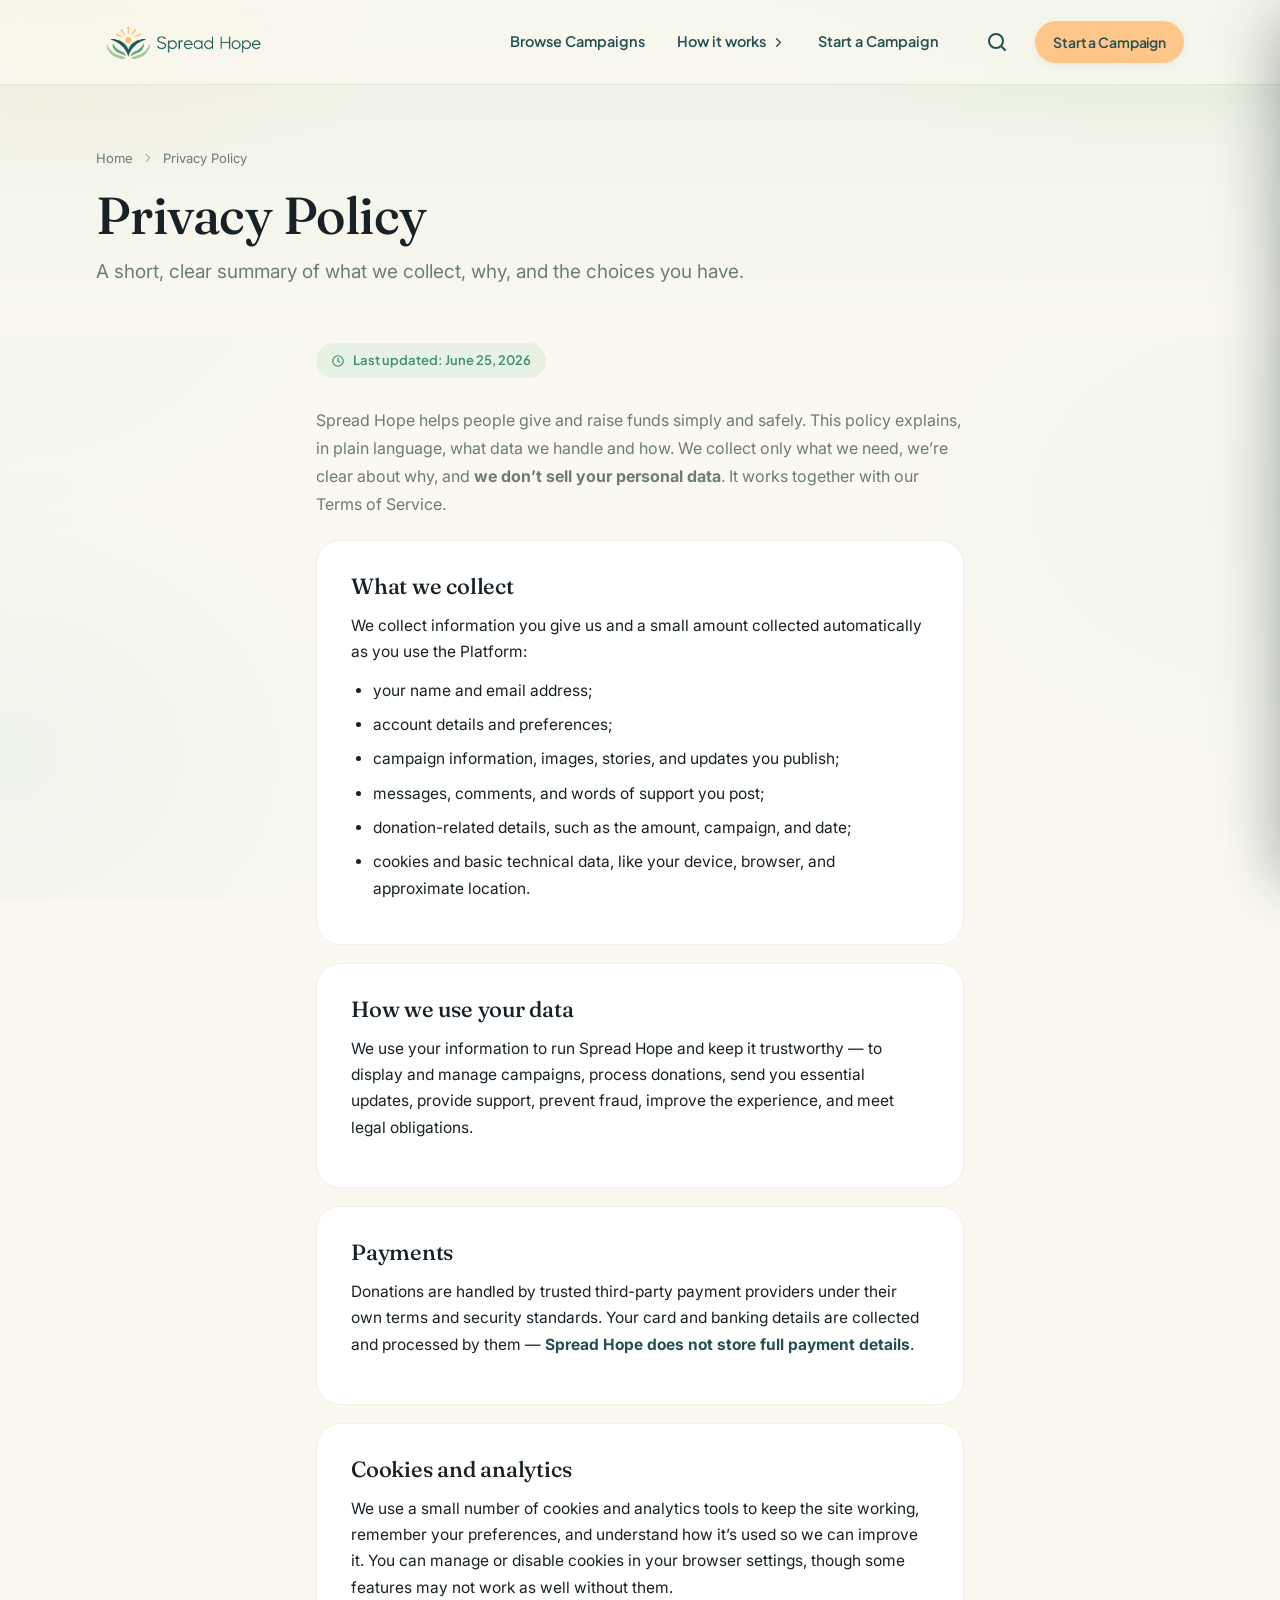
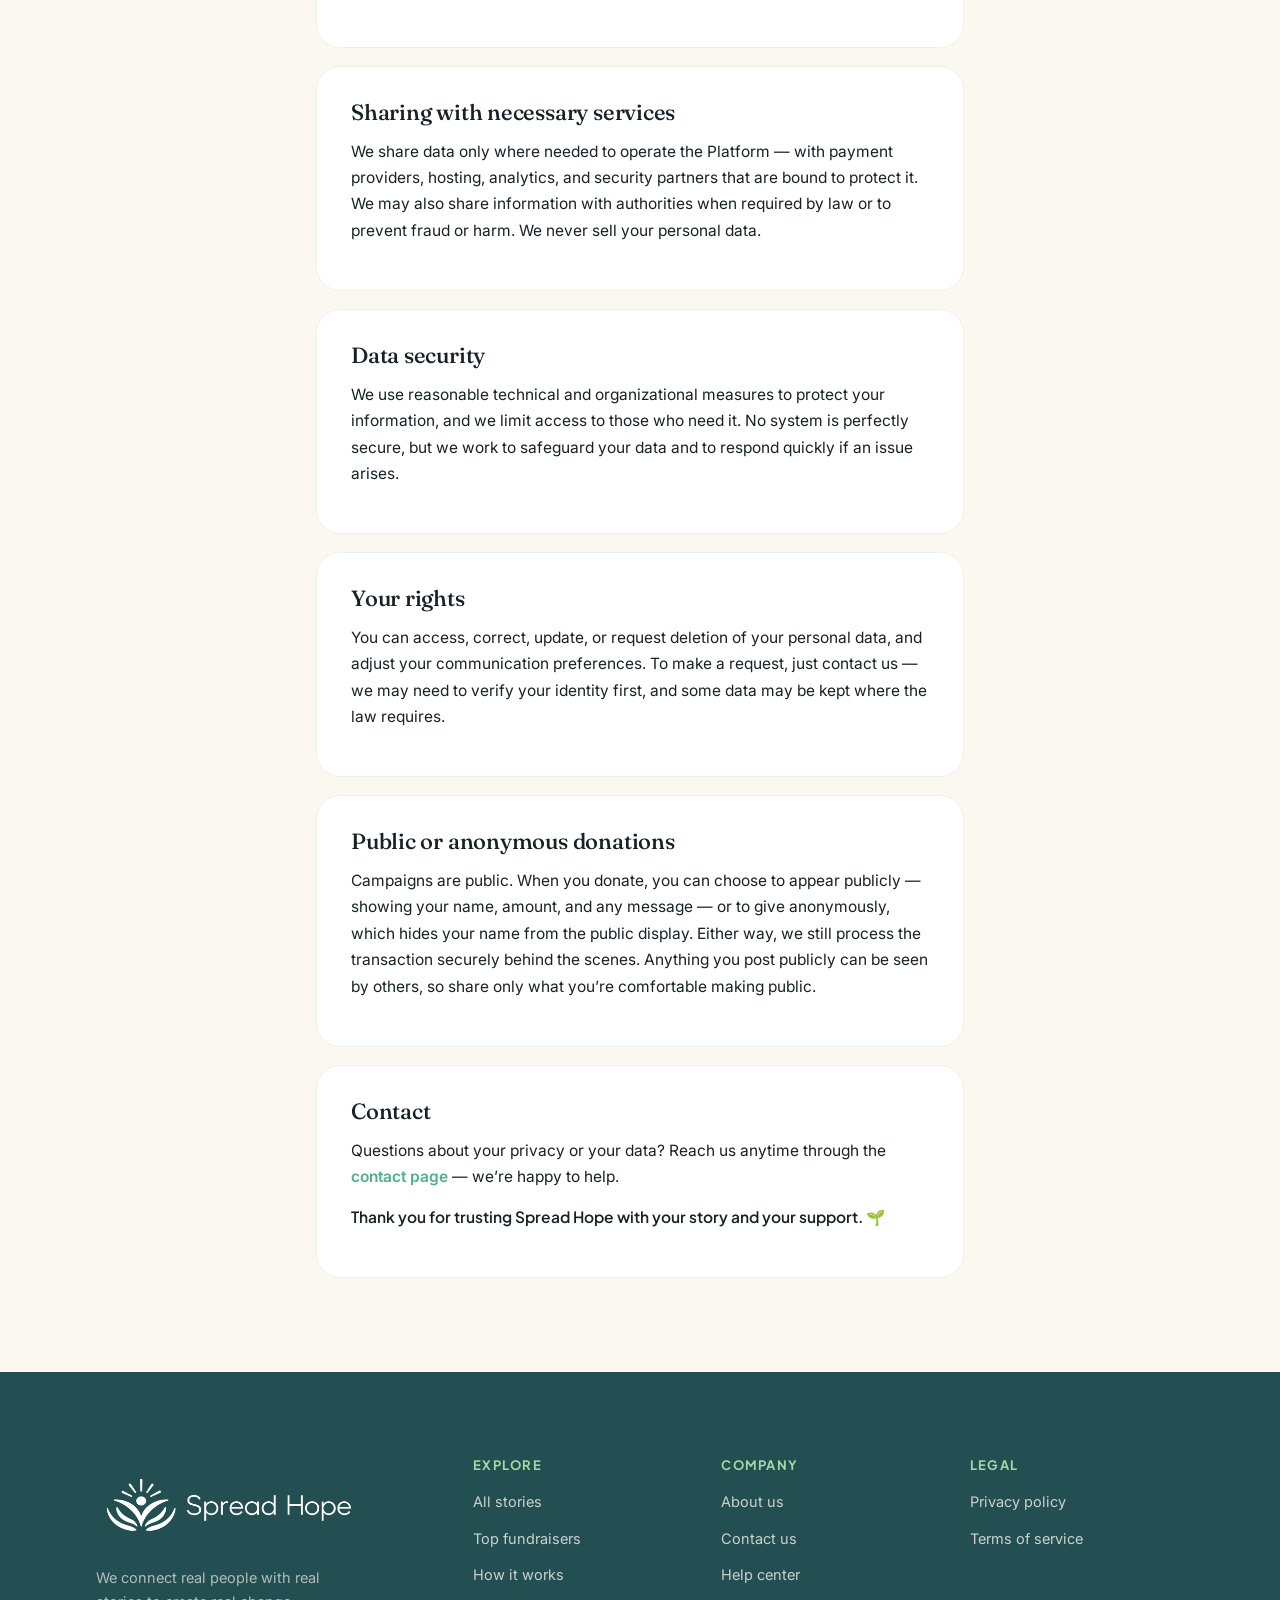
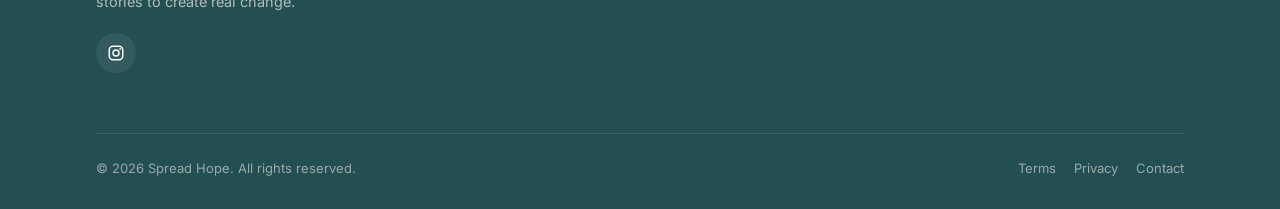
<file: privacy.html>
<!DOCTYPE html>
<html lang="en">
<head>
<meta charset="UTF-8">
<meta name="viewport" content="width=device-width, initial-scale=1, viewport-fit=cover">
<title>Privacy Policy · Spread Hope</title>
<meta name="description" content="A short, clear summary of how Spread Hope collects, uses, shares and protects your data — and the choices you have.">
<link rel="icon" href="assets/img/favicon.svg" type="image/svg+xml">
<link rel="preconnect" href="https://fonts.googleapis.com">
<link rel="preconnect" href="https://fonts.gstatic.com" crossorigin>
<link href="https://fonts.googleapis.com/css2?family=Fraunces:ital,opsz,wght@0,9..144,400;0,9..144,500;0,9..144,600;1,9..144,500;1,9..144,600&family=Plus+Jakarta+Sans:wght@500;600;700;800&family=Inter:wght@400;500;600&display=swap" rel="stylesheet">
<link rel="stylesheet" href="assets/css/main.css?v=344">
</head>
<body data-page="legal">

<section class="page-intro">
  <div class="wrap">
    <div class="breadcrumb"><a href="index.html">Home</a><svg viewBox="0 0 24 24" fill="none"><path d="m9 6 6 6-6 6" stroke="currentColor" stroke-width="2" stroke-linecap="round" stroke-linejoin="round"/></svg><span>Privacy Policy</span></div>
    <h1>Privacy Policy</h1>
    <p>A short, clear summary of what we collect, why, and the choices you have.</p>
  </div>
</section>

<section class="section-tight" style="padding-top:8px">
  <div class="wrap" style="max-width:760px">
    <div class="legal-updated"><svg viewBox="0 0 24 24" fill="none" width="14" height="14"><circle cx="12" cy="12" r="9" stroke="currentColor" stroke-width="2"/><path d="M12 7v5l3.5 2" stroke="currentColor" stroke-width="2" stroke-linecap="round" stroke-linejoin="round"/></svg> Last updated: June 25, 2026</div>

    <div class="legal-lead">
      <p>Spread Hope helps people give and raise funds simply and safely. This policy explains, in plain language, what data we handle and how. We collect only what we need, we’re clear about why, and <strong>we don’t sell your personal data</strong>. It works together with our <a href="terms.html">Terms of Service</a>.</p>
    </div>

    <article class="legal-section"><h2>What we collect</h2>
      <p>We collect information you give us and a small amount collected automatically as you use the Platform:</p>
      <ul>
        <li>your name and email address;</li>
        <li>account details and preferences;</li>
        <li>campaign information, images, stories, and updates you publish;</li>
        <li>messages, comments, and words of support you post;</li>
        <li>donation-related details, such as the amount, campaign, and date;</li>
        <li>cookies and basic technical data, like your device, browser, and approximate location.</li>
      </ul>
    </article>

    <article class="legal-section"><h2>How we use your data</h2>
      <p>We use your information to run Spread Hope and keep it trustworthy — to display and manage campaigns, process donations, send you essential updates, provide support, prevent fraud, improve the experience, and meet legal obligations.</p>
    </article>

    <article class="legal-section"><h2>Payments</h2>
      <p>Donations are handled by trusted third-party payment providers under their own terms and security standards. Your card and banking details are collected and processed by them — <strong>Spread Hope does not store full payment details</strong>.</p>
    </article>

    <article class="legal-section"><h2>Cookies and analytics</h2>
      <p>We use a small number of cookies and analytics tools to keep the site working, remember your preferences, and understand how it’s used so we can improve it. You can manage or disable cookies in your browser settings, though some features may not work as well without them.</p>
    </article>

    <article class="legal-section"><h2>Sharing with necessary services</h2>
      <p>We share data only where needed to operate the Platform — with payment providers, hosting, analytics, and security partners that are bound to protect it. We may also share information with authorities when required by law or to prevent fraud or harm. We never sell your personal data.</p>
    </article>

    <article class="legal-section"><h2>Data security</h2>
      <p>We use reasonable technical and organizational measures to protect your information, and we limit access to those who need it. No system is perfectly secure, but we work to safeguard your data and to respond quickly if an issue arises.</p>
    </article>

    <article class="legal-section"><h2>Your rights</h2>
      <p>You can access, correct, update, or request deletion of your personal data, and adjust your communication preferences. To make a request, just contact us — we may need to verify your identity first, and some data may be kept where the law requires.</p>
    </article>

    <article class="legal-section"><h2>Public or anonymous donations</h2>
      <p>Campaigns are public. When you donate, you can choose to appear publicly — showing your name, amount, and any message — or to give anonymously, which hides your name from the public display. Either way, we still process the transaction securely behind the scenes. Anything you post publicly can be seen by others, so share only what you’re comfortable making public.</p>
    </article>

    <article class="legal-section"><h2>Contact</h2>
      <p>Questions about your privacy or your data? Reach us anytime through the <a href="contact.html" style="color:var(--harbor-teal);font-weight:600">contact page</a> — we’re happy to help.</p>
      <p class="legal-signoff">Thank you for trusting Spread Hope with your story and your support. 🌱</p>
    </article>
  </div>
</section>

<script src="assets/js/data.js?v=344"></script>
<script src="assets/js/ui.js?v=344"></script>
<script src="assets/js/app.js?v=344"></script>
</body>
</html>
</file>
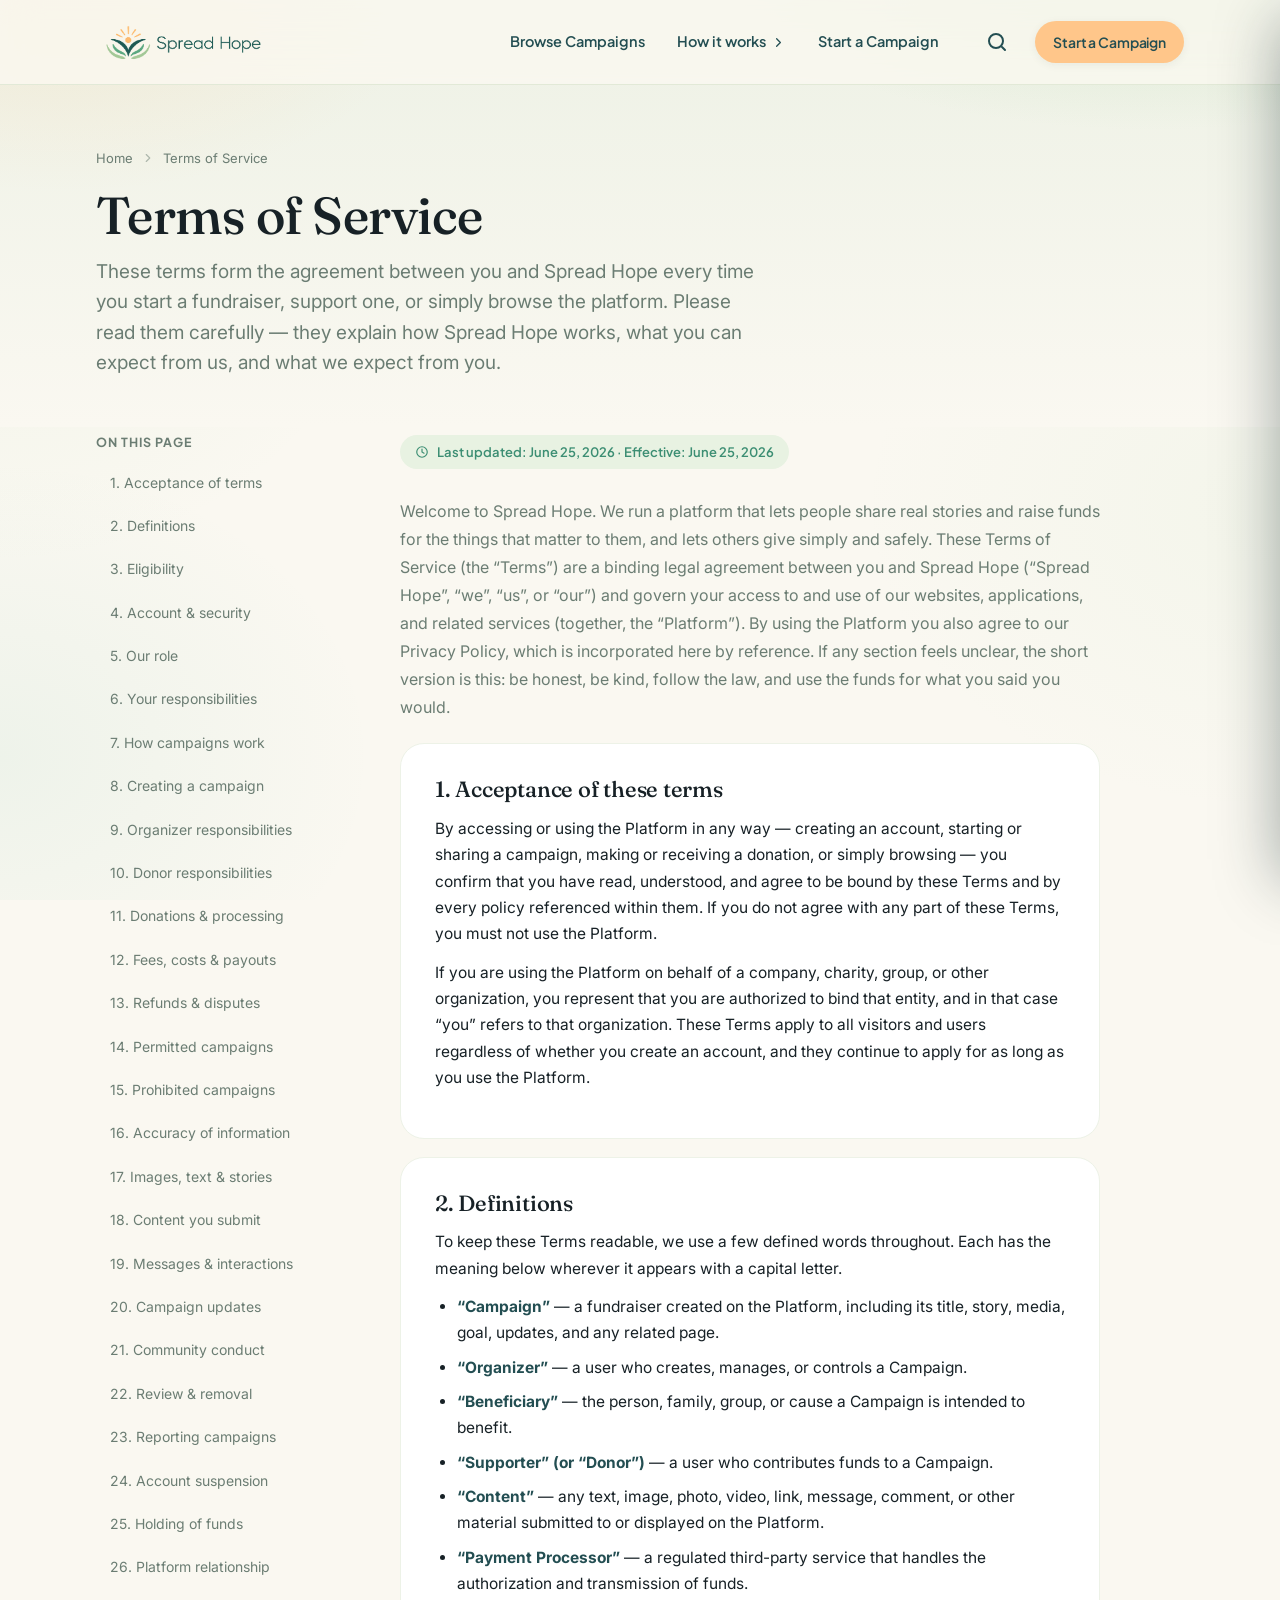
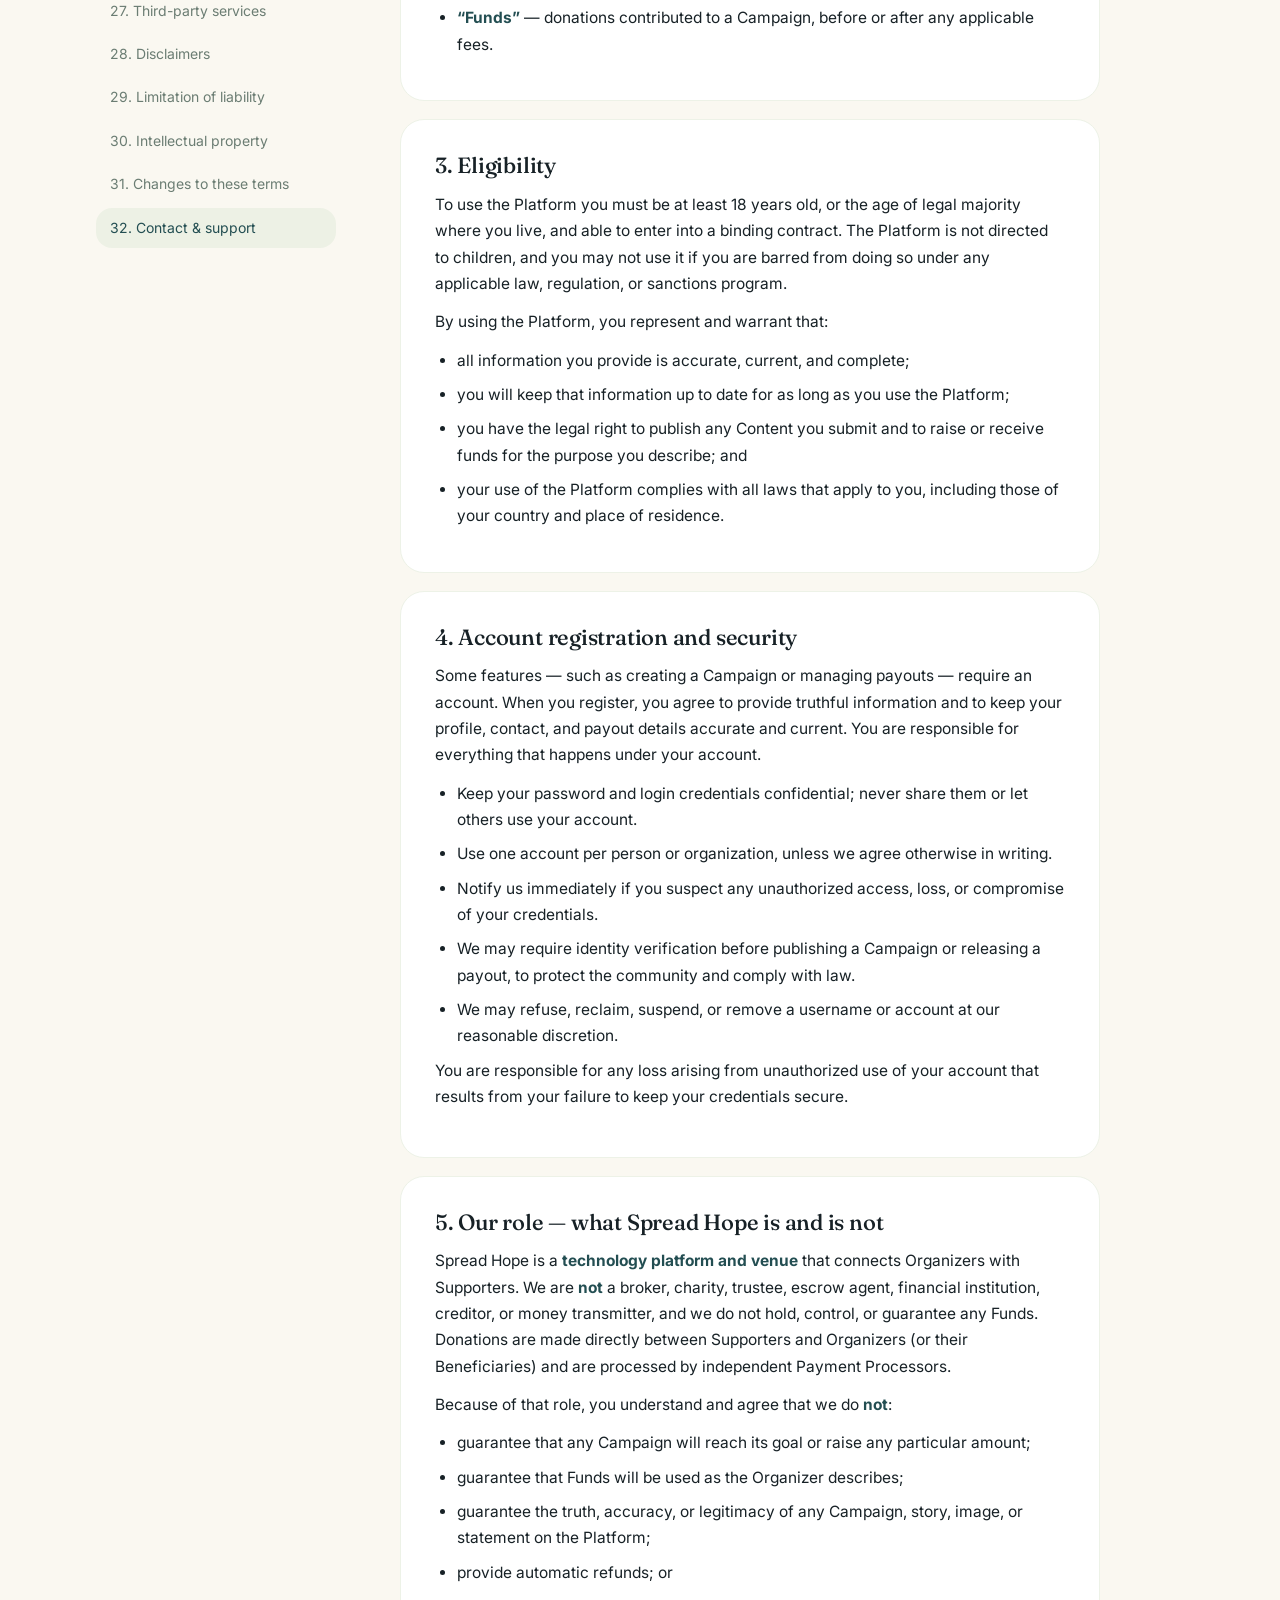
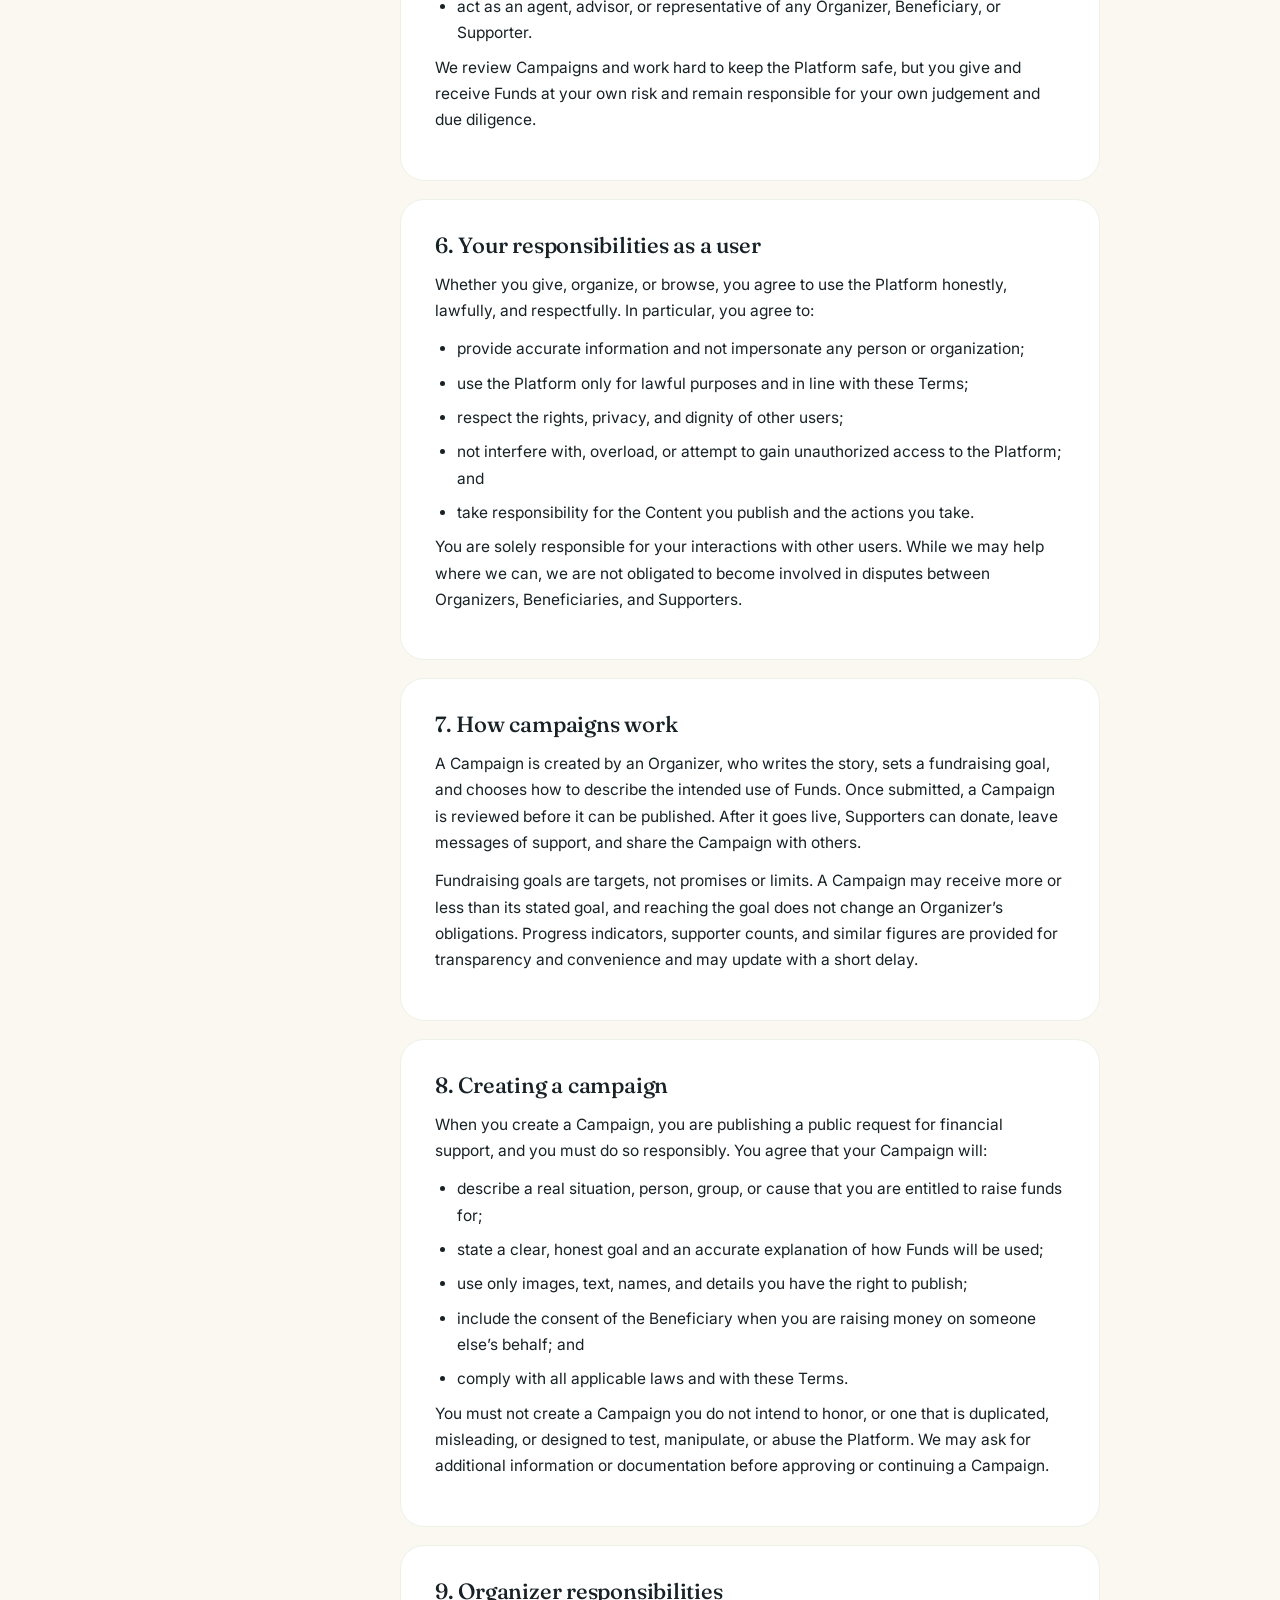
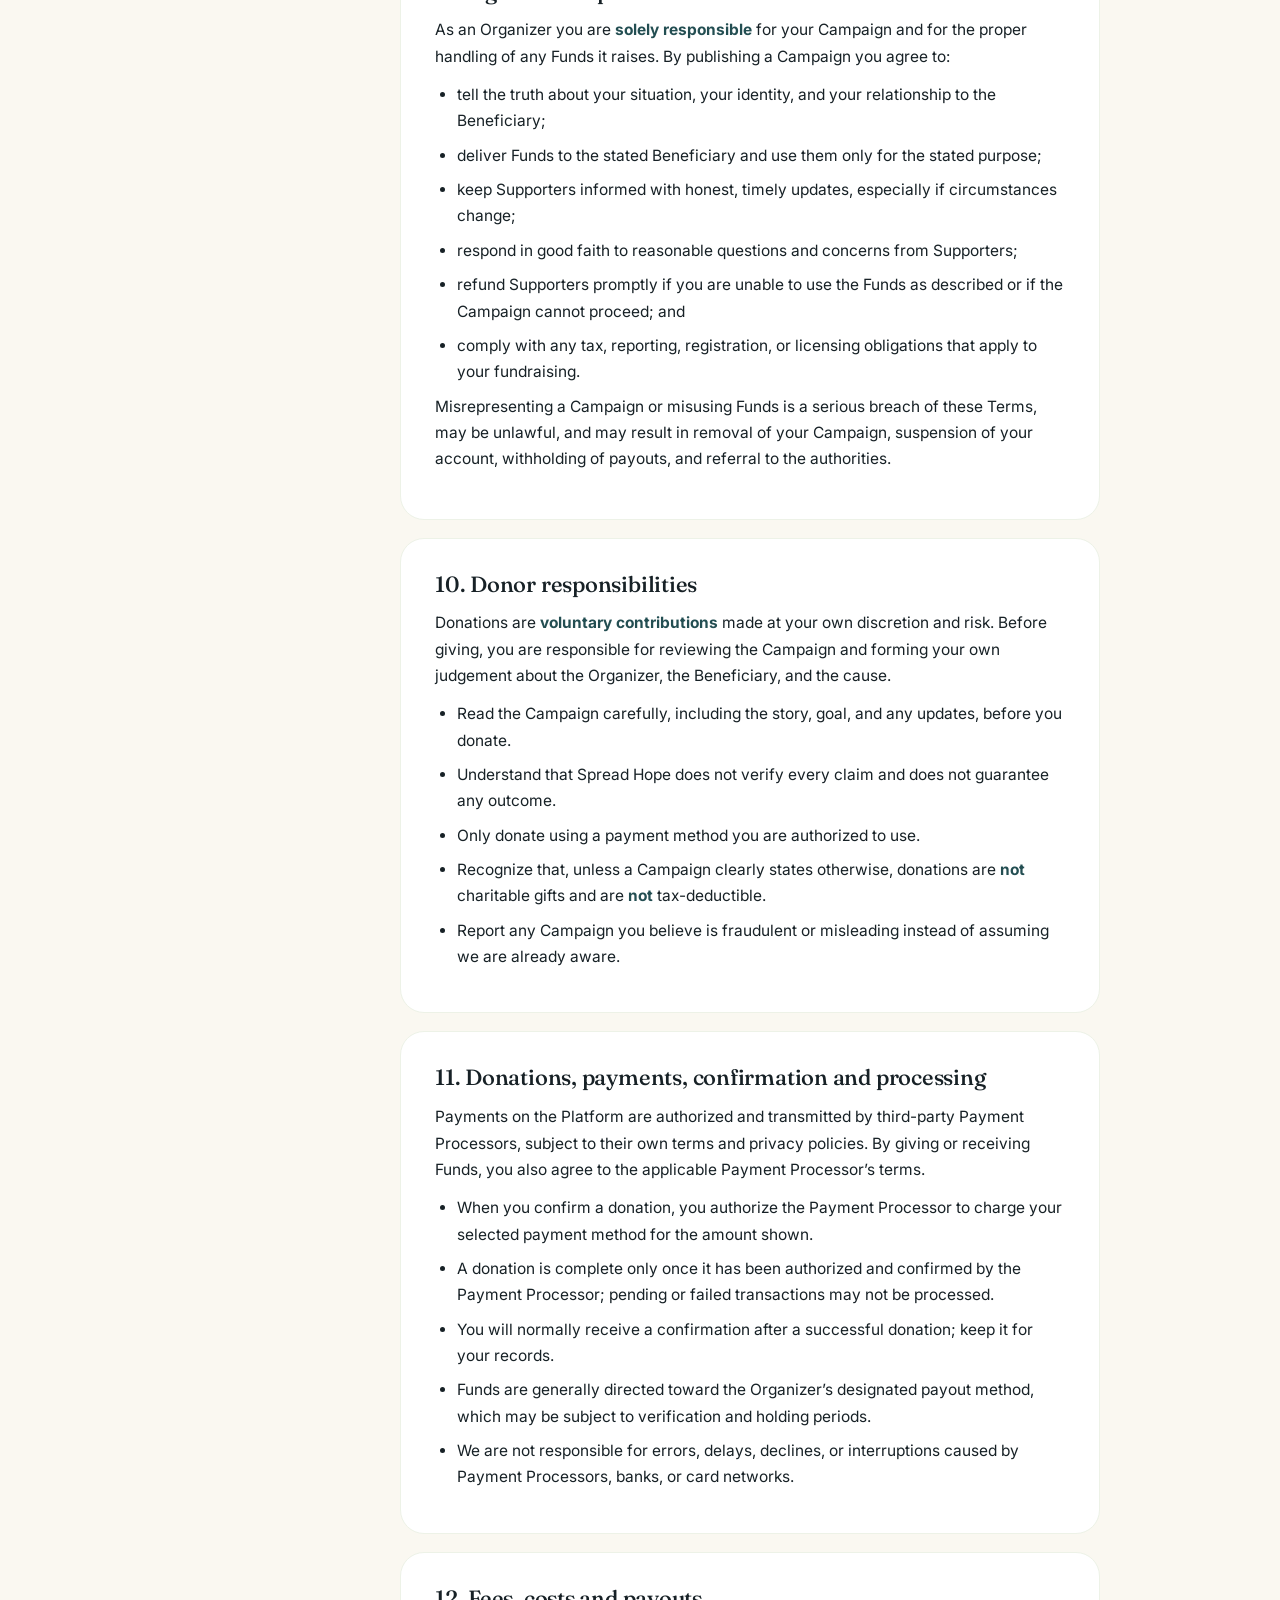
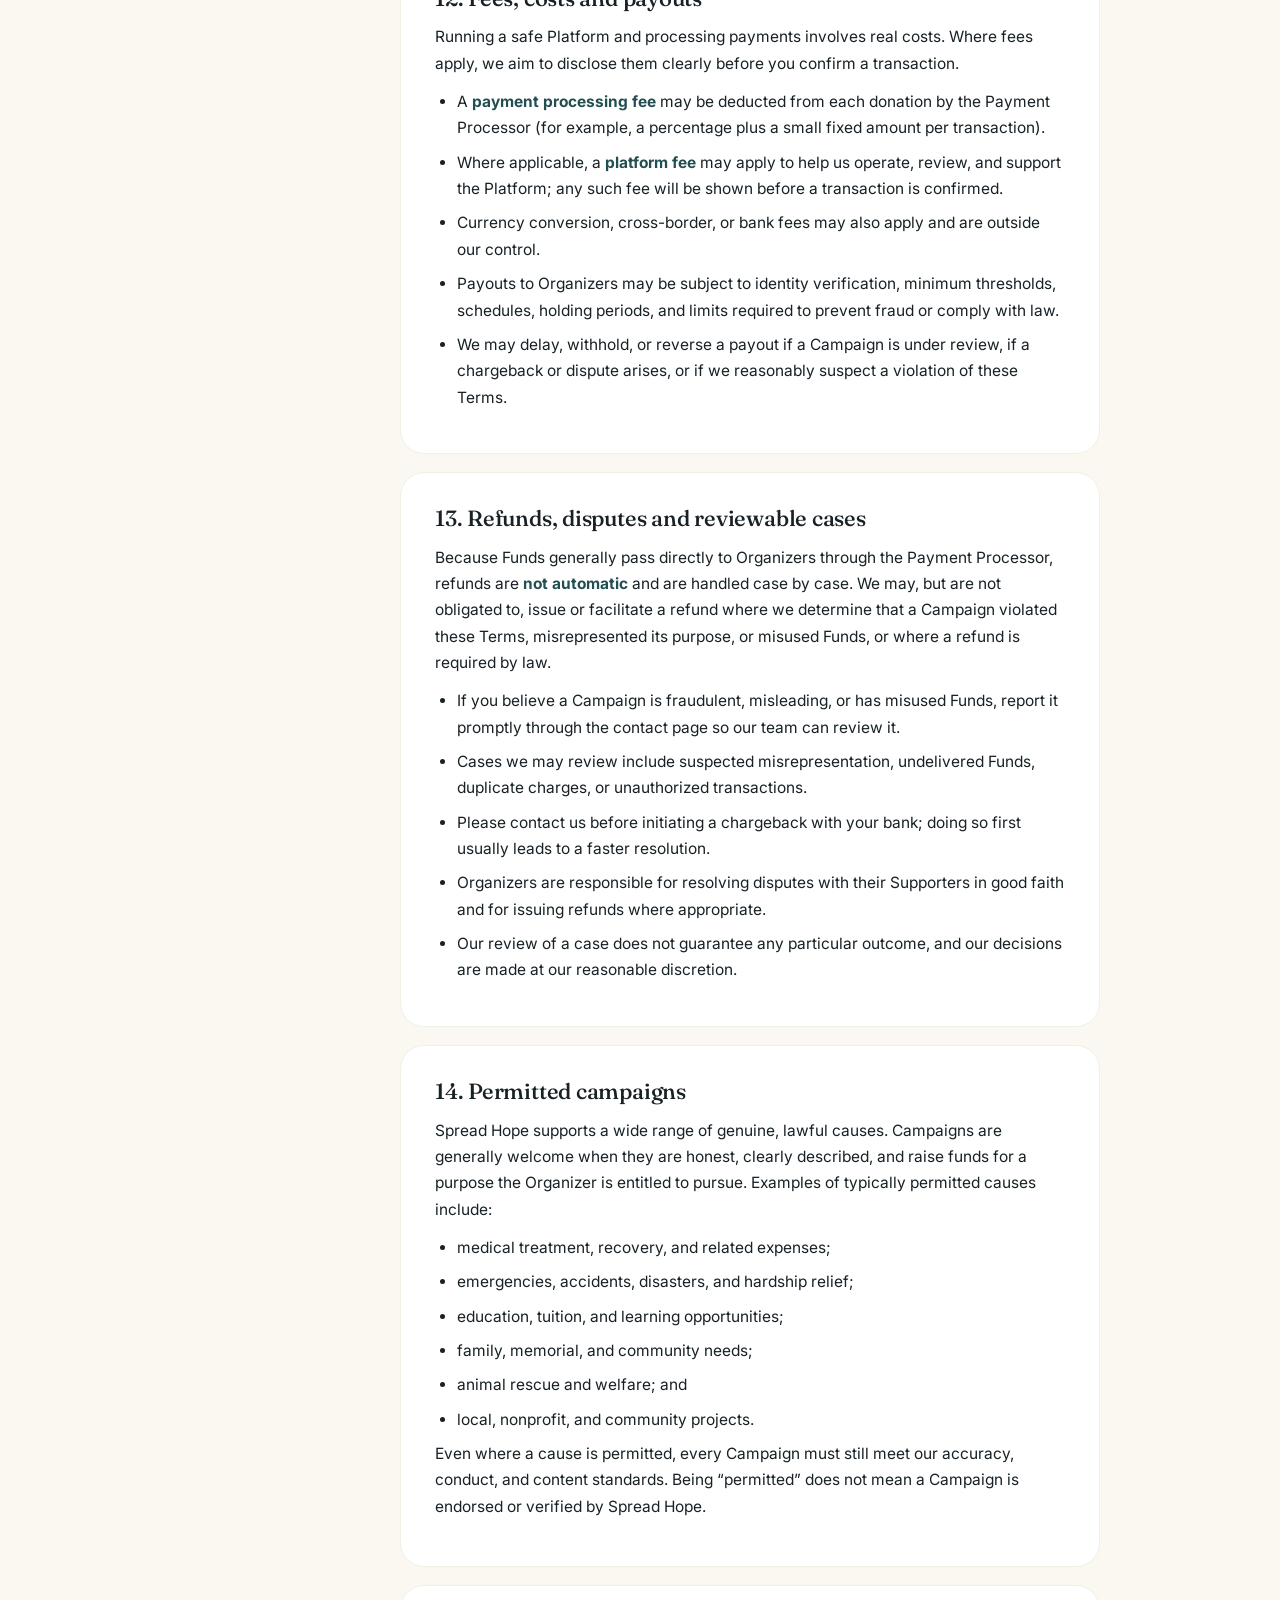
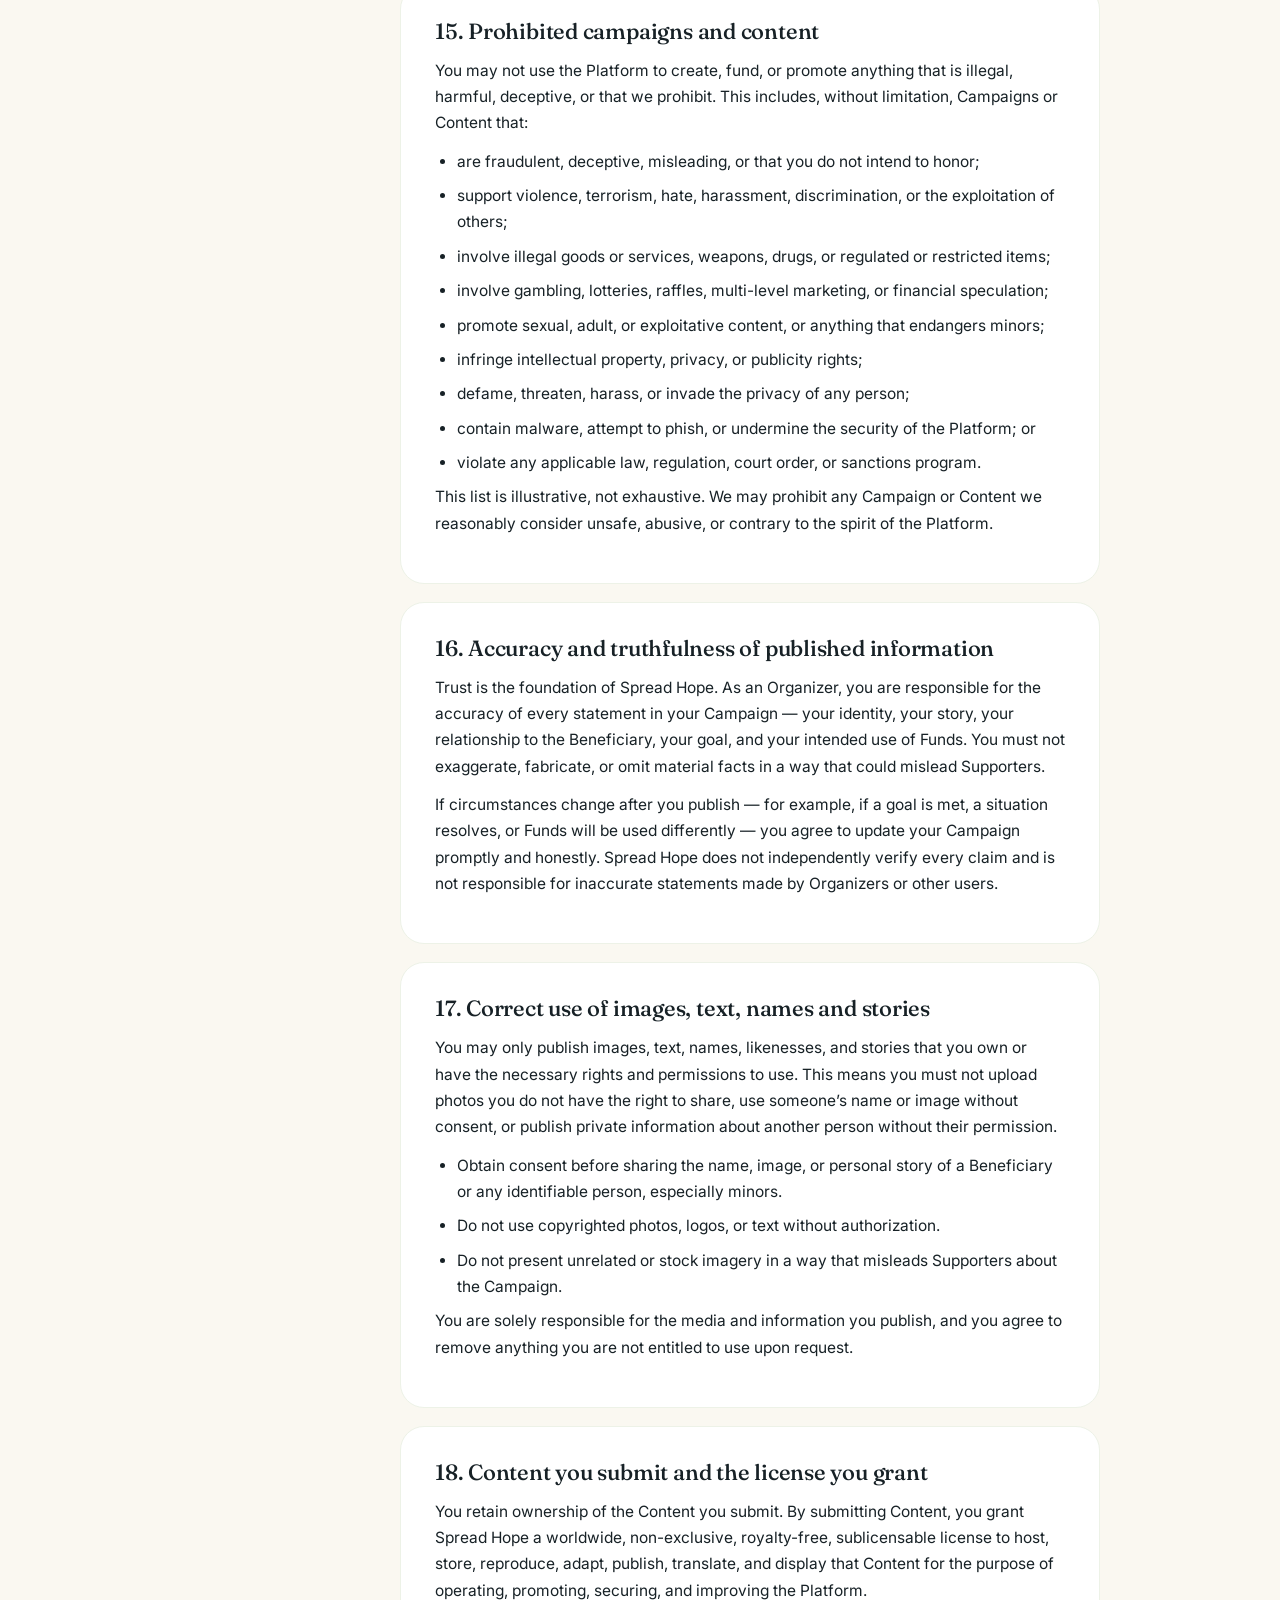
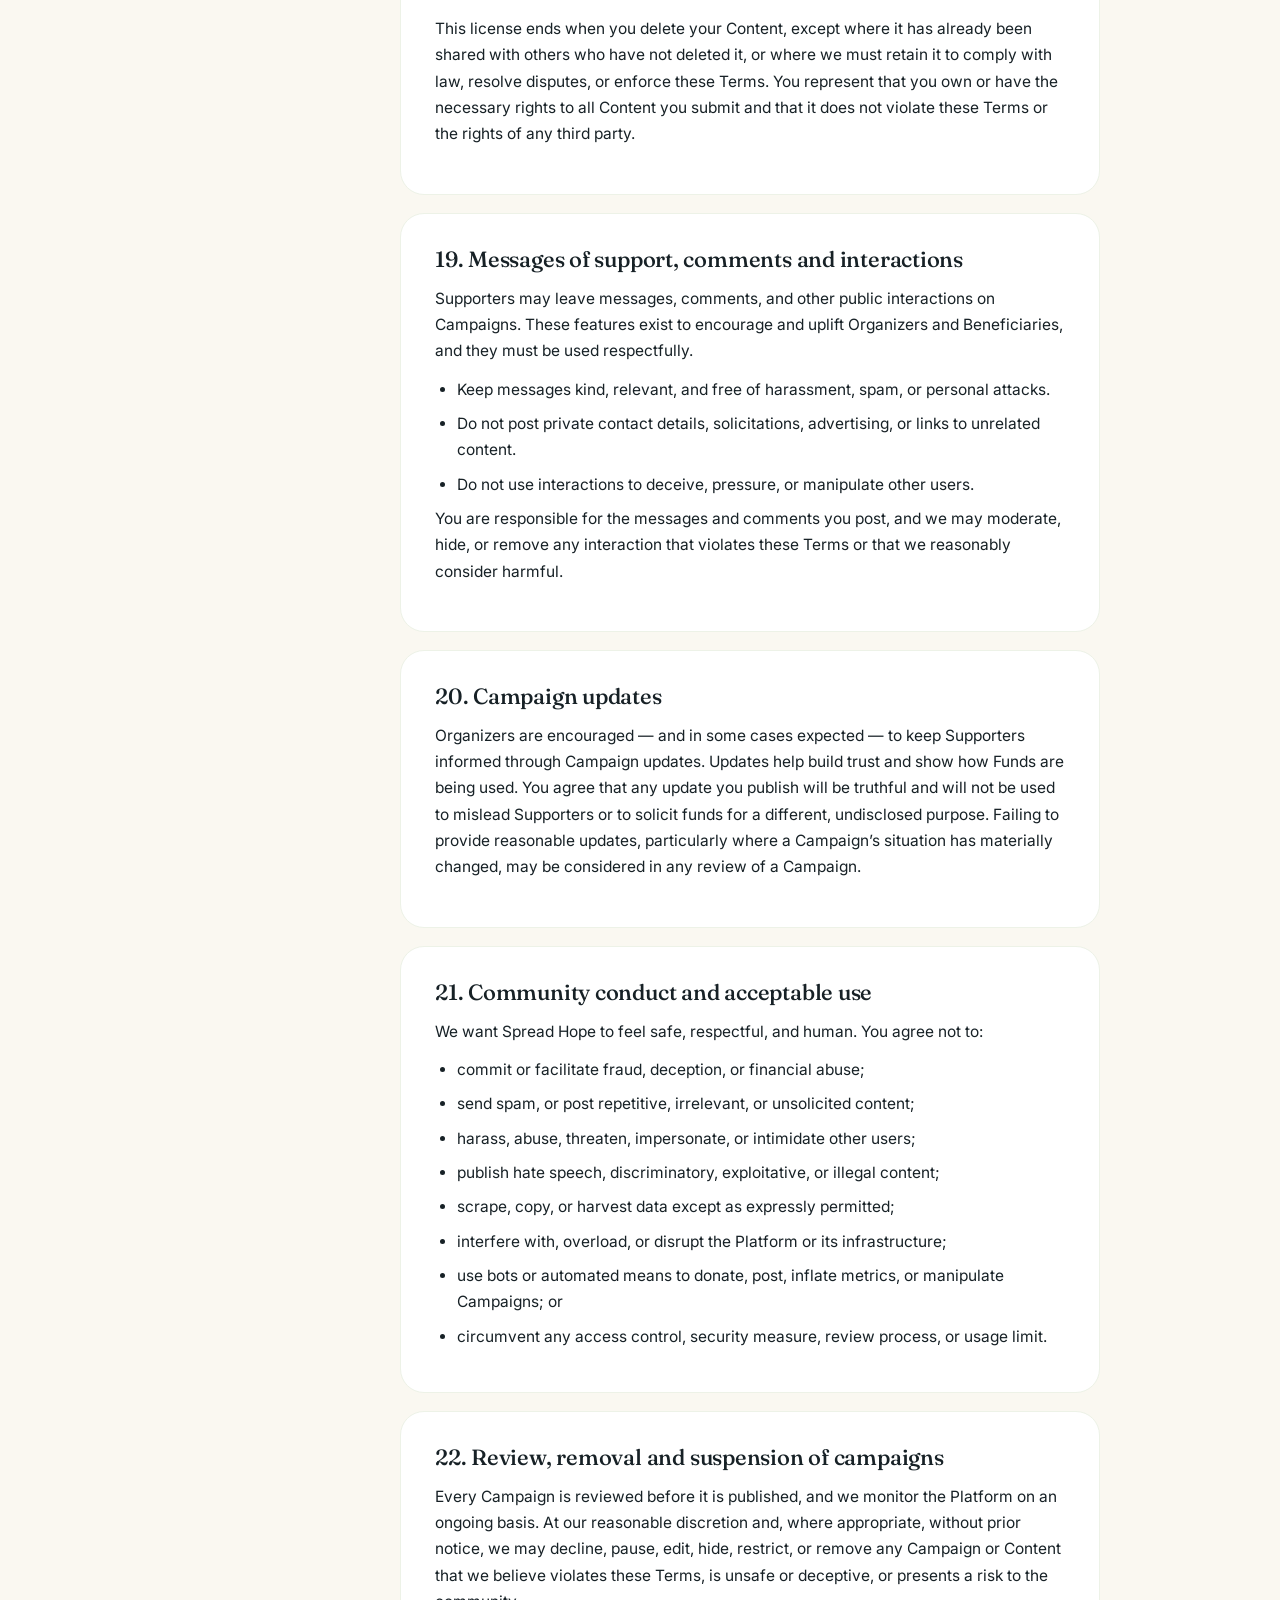
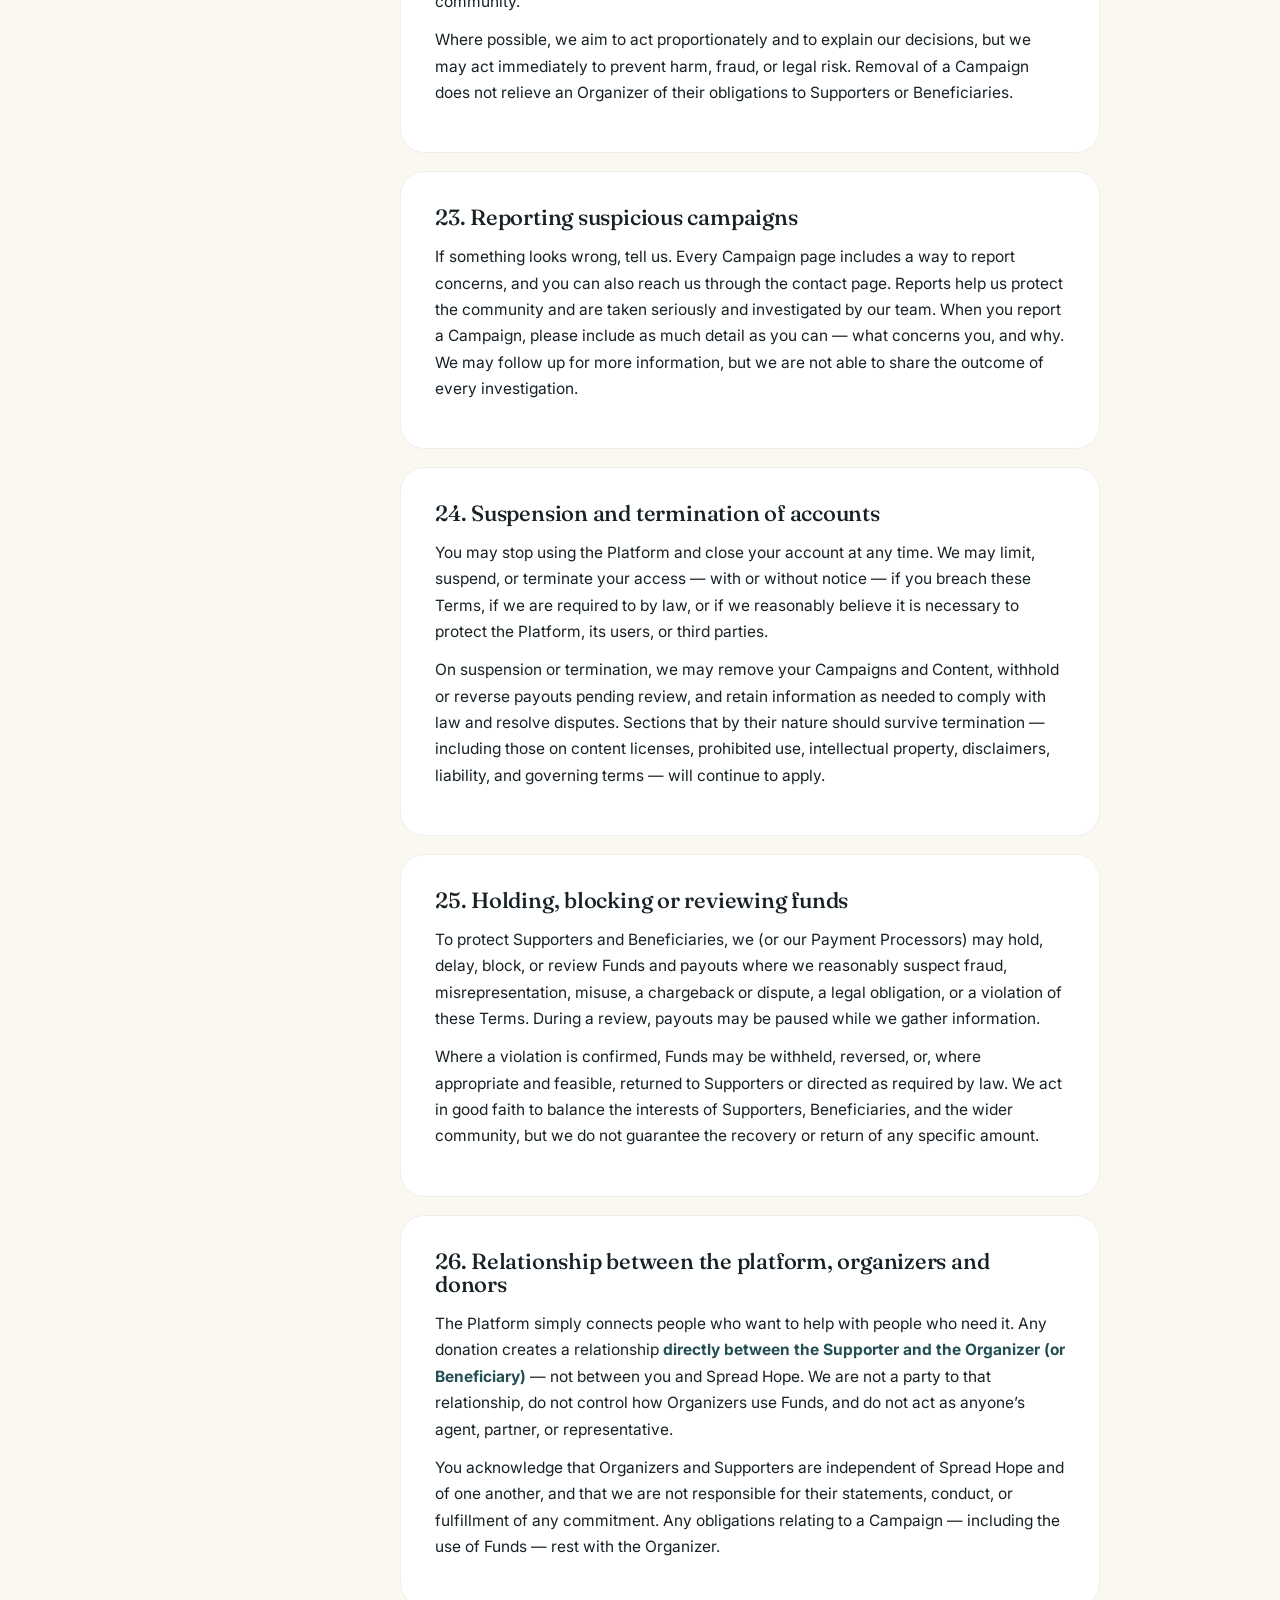
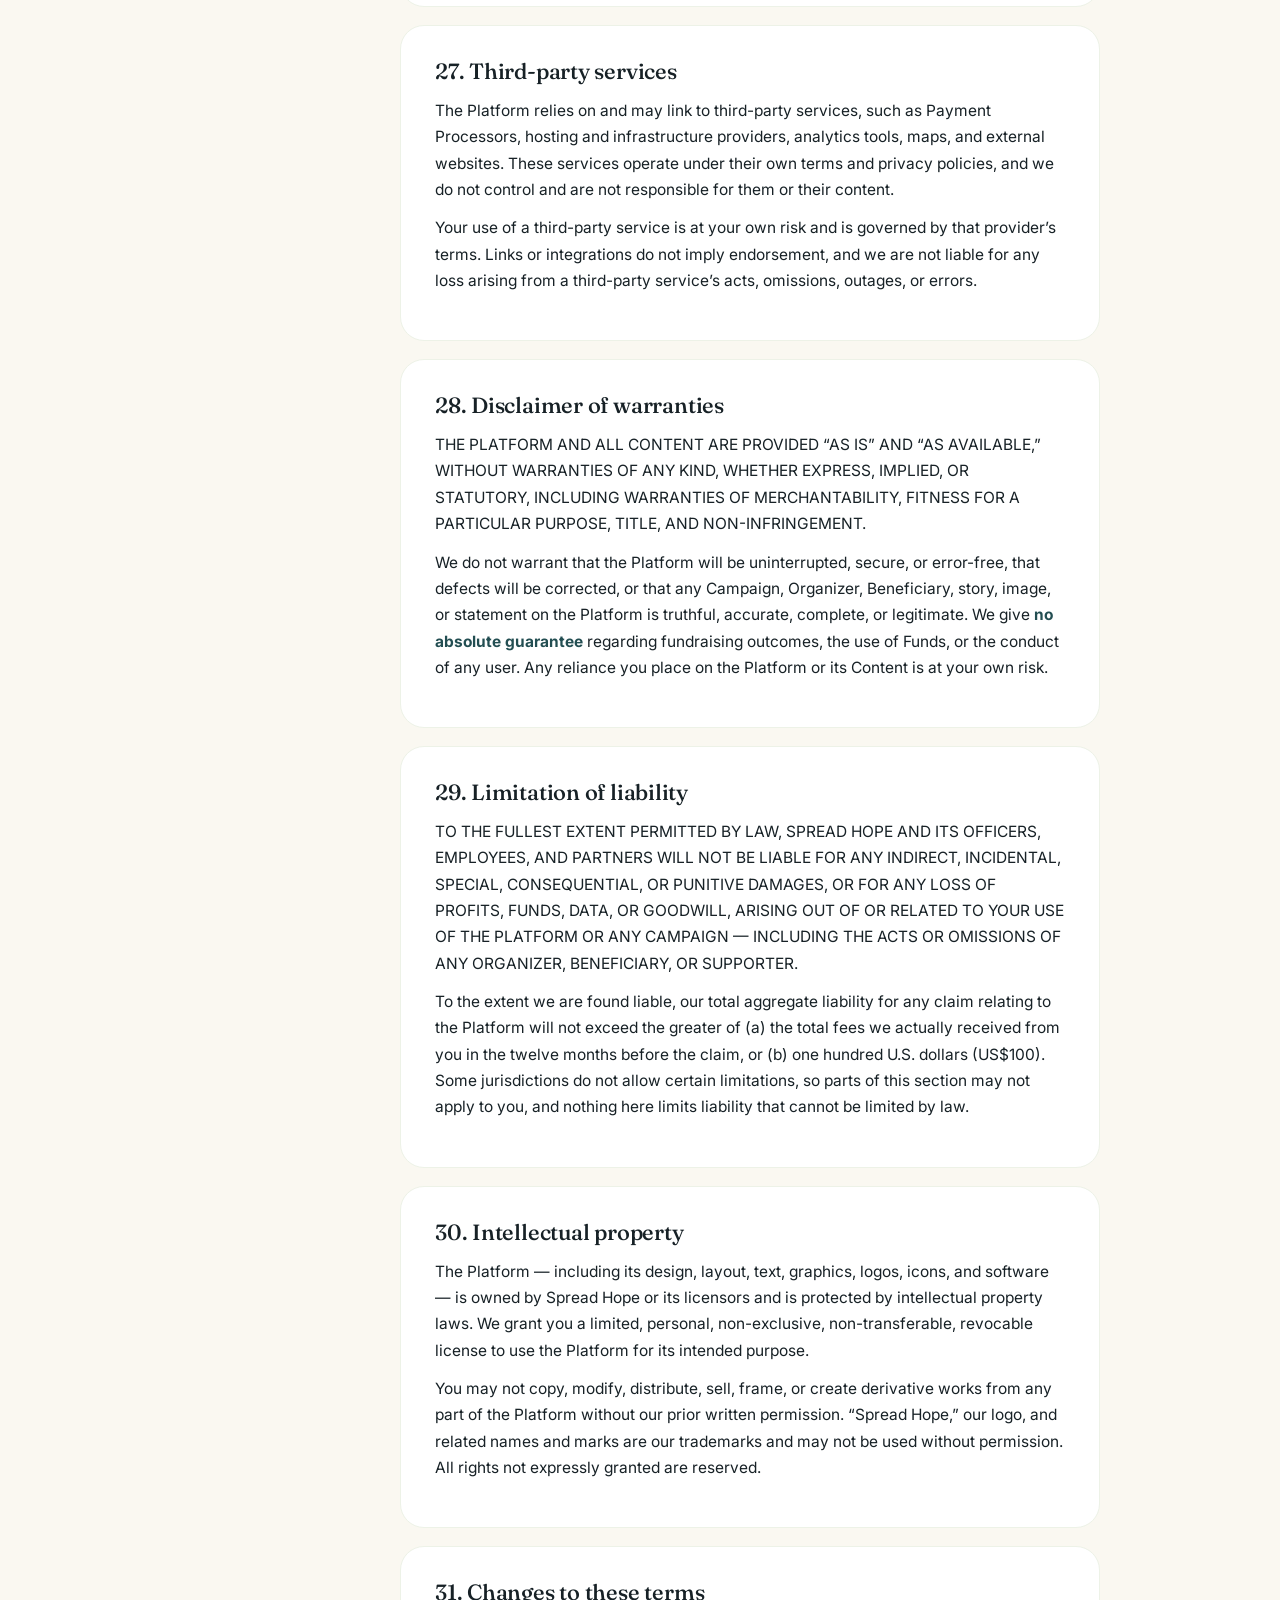
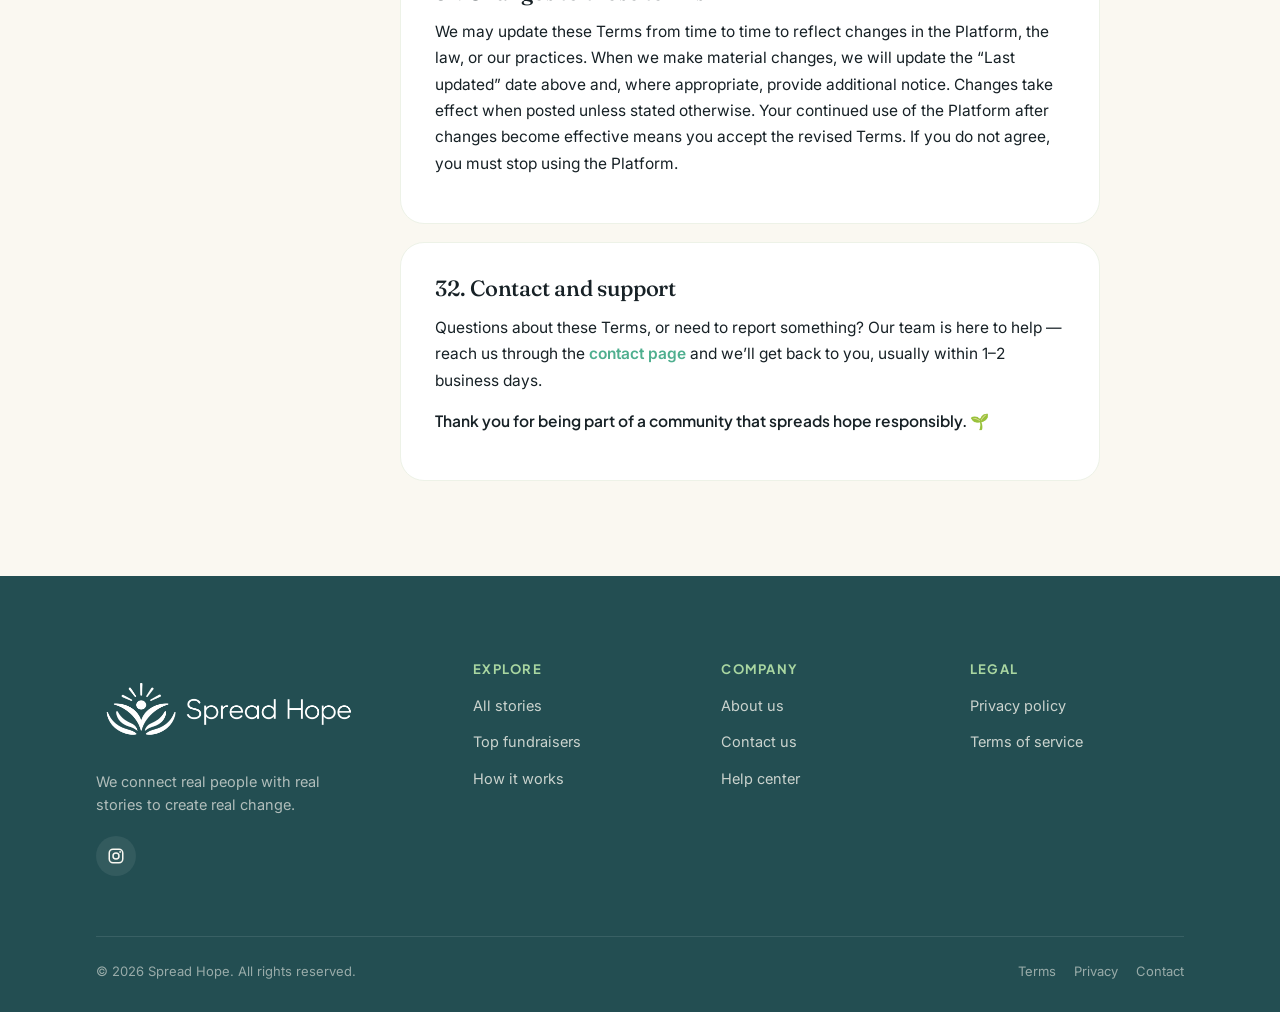
<file: terms.html>
<!DOCTYPE html>
<html lang="en">
<head>
<meta charset="UTF-8">
<meta name="viewport" content="width=device-width, initial-scale=1, viewport-fit=cover">
<title>Terms of Service · Spread Hope</title>
<meta name="description" content="The full Terms of Service governing your use of the Spread Hope fundraising platform — accounts, campaigns, donations, payments, fees, refunds, conduct, enforcement, liability and more.">
<link rel="icon" href="assets/img/favicon.svg" type="image/svg+xml">
<link rel="preconnect" href="https://fonts.googleapis.com">
<link rel="preconnect" href="https://fonts.gstatic.com" crossorigin>
<link href="https://fonts.googleapis.com/css2?family=Fraunces:ital,opsz,wght@0,9..144,400;0,9..144,500;0,9..144,600;1,9..144,500;1,9..144,600&family=Plus+Jakarta+Sans:wght@500;600;700;800&family=Inter:wght@400;500;600&display=swap" rel="stylesheet">
<link rel="stylesheet" href="assets/css/main.css?v=344">
</head>
<body data-page="legal">

<section class="page-intro">
  <div class="wrap">
    <div class="breadcrumb"><a href="index.html">Home</a><svg viewBox="0 0 24 24" fill="none"><path d="m9 6 6 6-6 6" stroke="currentColor" stroke-width="2" stroke-linecap="round" stroke-linejoin="round"/></svg><span>Terms of Service</span></div>
    <h1>Terms of Service</h1>
    <p>These terms form the agreement between you and Spread Hope every time you start a fundraiser, support one, or simply browse the platform. Please read them carefully — they explain how Spread Hope works, what you can expect from us, and what we expect from you.</p>
  </div>
</section>

<section class="section-tight" style="padding-top:8px">
  <div class="wrap legal-grid">
    <!-- TOC -->
    <nav class="legal-toc">
      <h4>On this page</h4>
      <ul>
        <li><a href="#acceptance" class="active">1. Acceptance of terms</a></li>
        <li><a href="#definitions">2. Definitions</a></li>
        <li><a href="#eligibility">3. Eligibility</a></li>
        <li><a href="#accounts">4. Account &amp; security</a></li>
        <li><a href="#role">5. Our role</a></li>
        <li><a href="#user-resp">6. Your responsibilities</a></li>
        <li><a href="#how-campaigns">7. How campaigns work</a></li>
        <li><a href="#creating">8. Creating a campaign</a></li>
        <li><a href="#organizers">9. Organizer responsibilities</a></li>
        <li><a href="#donors">10. Donor responsibilities</a></li>
        <li><a href="#donations">11. Donations &amp; processing</a></li>
        <li><a href="#fees">12. Fees, costs &amp; payouts</a></li>
        <li><a href="#refunds">13. Refunds &amp; disputes</a></li>
        <li><a href="#allowed">14. Permitted campaigns</a></li>
        <li><a href="#prohibited">15. Prohibited campaigns</a></li>
        <li><a href="#truthfulness">16. Accuracy of information</a></li>
        <li><a href="#media-rights">17. Images, text &amp; stories</a></li>
        <li><a href="#your-content">18. Content you submit</a></li>
        <li><a href="#interactions">19. Messages &amp; interactions</a></li>
        <li><a href="#updates">20. Campaign updates</a></li>
        <li><a href="#conduct">21. Community conduct</a></li>
        <li><a href="#enforcement">22. Review &amp; removal</a></li>
        <li><a href="#reporting">23. Reporting campaigns</a></li>
        <li><a href="#account-termination">24. Account suspension</a></li>
        <li><a href="#funds-hold">25. Holding of funds</a></li>
        <li><a href="#relationship">26. Platform relationship</a></li>
        <li><a href="#third-party">27. Third-party services</a></li>
        <li><a href="#disclaimers">28. Disclaimers</a></li>
        <li><a href="#liability">29. Limitation of liability</a></li>
        <li><a href="#ip">30. Intellectual property</a></li>
        <li><a href="#changes">31. Changes to these terms</a></li>
        <li><a href="#contact">32. Contact &amp; support</a></li>
      </ul>
    </nav>

    <div class="legal-body">
      <div class="legal-updated"><svg viewBox="0 0 24 24" fill="none" width="14" height="14"><circle cx="12" cy="12" r="9" stroke="currentColor" stroke-width="2"/><path d="M12 7v5l3.5 2" stroke="currentColor" stroke-width="2" stroke-linecap="round" stroke-linejoin="round"/></svg> Last updated: June 25, 2026 · Effective: June 25, 2026</div>

      <div class="legal-lead">
        <p>Welcome to Spread Hope. We run a platform that lets people share real stories and raise funds for the things that matter to them, and lets others give simply and safely. These Terms of Service (the “Terms”) are a binding legal agreement between you and Spread Hope (“Spread Hope”, “we”, “us”, or “our”) and govern your access to and use of our websites, applications, and related services (together, the “Platform”). By using the Platform you also agree to our <a href="privacy.html">Privacy Policy</a>, which is incorporated here by reference. If any section feels unclear, the short version is this: be honest, be kind, follow the law, and use the funds for what you said you would.</p>
      </div>

      <!-- mobile TOC -->
      <div class="toc-card-mobile">
        <h4>On this page</h4>
        <ul>
          <li><a href="#acceptance">Acceptance</a></li><li><a href="#definitions">Definitions</a></li>
          <li><a href="#eligibility">Eligibility</a></li><li><a href="#accounts">Account</a></li>
          <li><a href="#role">Our role</a></li><li><a href="#user-resp">Your duties</a></li>
          <li><a href="#how-campaigns">How campaigns work</a></li><li><a href="#creating">Creating</a></li>
          <li><a href="#organizers">Organizers</a></li><li><a href="#donors">Donors</a></li>
          <li><a href="#donations">Donations</a></li><li><a href="#fees">Fees &amp; payouts</a></li>
          <li><a href="#refunds">Refunds</a></li><li><a href="#allowed">Permitted</a></li>
          <li><a href="#prohibited">Prohibited</a></li><li><a href="#truthfulness">Accuracy</a></li>
          <li><a href="#media-rights">Media rights</a></li><li><a href="#your-content">Your content</a></li>
          <li><a href="#interactions">Interactions</a></li><li><a href="#updates">Updates</a></li>
          <li><a href="#conduct">Conduct</a></li><li><a href="#enforcement">Enforcement</a></li>
          <li><a href="#reporting">Reporting</a></li><li><a href="#account-termination">Termination</a></li>
          <li><a href="#funds-hold">Holding funds</a></li><li><a href="#relationship">Relationship</a></li>
          <li><a href="#third-party">Third parties</a></li><li><a href="#disclaimers">Disclaimers</a></li>
          <li><a href="#liability">Liability</a></li><li><a href="#ip">IP</a></li>
          <li><a href="#changes">Changes</a></li><li><a href="#contact">Contact</a></li>
        </ul>
      </div>

      <article class="legal-section" id="acceptance"><h2>1. Acceptance of these terms</h2>
        <p>By accessing or using the Platform in any way — creating an account, starting or sharing a campaign, making or receiving a donation, or simply browsing — you confirm that you have read, understood, and agree to be bound by these Terms and by every policy referenced within them. If you do not agree with any part of these Terms, you must not use the Platform.</p>
        <p>If you are using the Platform on behalf of a company, charity, group, or other organization, you represent that you are authorized to bind that entity, and in that case “you” refers to that organization. These Terms apply to all visitors and users regardless of whether you create an account, and they continue to apply for as long as you use the Platform.</p>
      </article>

      <article class="legal-section" id="definitions"><h2>2. Definitions</h2>
        <p>To keep these Terms readable, we use a few defined words throughout. Each has the meaning below wherever it appears with a capital letter.</p>
        <ul>
          <li><strong>“Campaign”</strong> — a fundraiser created on the Platform, including its title, story, media, goal, updates, and any related page.</li>
          <li><strong>“Organizer”</strong> — a user who creates, manages, or controls a Campaign.</li>
          <li><strong>“Beneficiary”</strong> — the person, family, group, or cause a Campaign is intended to benefit.</li>
          <li><strong>“Supporter” (or “Donor”)</strong> — a user who contributes funds to a Campaign.</li>
          <li><strong>“Content”</strong> — any text, image, photo, video, link, message, comment, or other material submitted to or displayed on the Platform.</li>
          <li><strong>“Payment Processor”</strong> — a regulated third-party service that handles the authorization and transmission of funds.</li>
          <li><strong>“Funds”</strong> — donations contributed to a Campaign, before or after any applicable fees.</li>
        </ul>
      </article>

      <article class="legal-section" id="eligibility"><h2>3. Eligibility</h2>
        <p>To use the Platform you must be at least 18 years old, or the age of legal majority where you live, and able to enter into a binding contract. The Platform is not directed to children, and you may not use it if you are barred from doing so under any applicable law, regulation, or sanctions program.</p>
        <p>By using the Platform, you represent and warrant that:</p>
        <ul>
          <li>all information you provide is accurate, current, and complete;</li>
          <li>you will keep that information up to date for as long as you use the Platform;</li>
          <li>you have the legal right to publish any Content you submit and to raise or receive funds for the purpose you describe; and</li>
          <li>your use of the Platform complies with all laws that apply to you, including those of your country and place of residence.</li>
        </ul>
      </article>

      <article class="legal-section" id="accounts"><h2>4. Account registration and security</h2>
        <p>Some features — such as creating a Campaign or managing payouts — require an account. When you register, you agree to provide truthful information and to keep your profile, contact, and payout details accurate and current. You are responsible for everything that happens under your account.</p>
        <ul>
          <li>Keep your password and login credentials confidential; never share them or let others use your account.</li>
          <li>Use one account per person or organization, unless we agree otherwise in writing.</li>
          <li>Notify us immediately if you suspect any unauthorized access, loss, or compromise of your credentials.</li>
          <li>We may require identity verification before publishing a Campaign or releasing a payout, to protect the community and comply with law.</li>
          <li>We may refuse, reclaim, suspend, or remove a username or account at our reasonable discretion.</li>
        </ul>
        <p>You are responsible for any loss arising from unauthorized use of your account that results from your failure to keep your credentials secure.</p>
      </article>

      <article class="legal-section" id="role"><h2>5. Our role — what Spread Hope is and is not</h2>
        <p>Spread Hope is a <strong>technology platform and venue</strong> that connects Organizers with Supporters. We are <strong>not</strong> a broker, charity, trustee, escrow agent, financial institution, creditor, or money transmitter, and we do not hold, control, or guarantee any Funds. Donations are made directly between Supporters and Organizers (or their Beneficiaries) and are processed by independent Payment Processors.</p>
        <p>Because of that role, you understand and agree that we do <strong>not</strong>:</p>
        <ul>
          <li>guarantee that any Campaign will reach its goal or raise any particular amount;</li>
          <li>guarantee that Funds will be used as the Organizer describes;</li>
          <li>guarantee the truth, accuracy, or legitimacy of any Campaign, story, image, or statement on the Platform;</li>
          <li>provide automatic refunds; or</li>
          <li>act as an agent, advisor, or representative of any Organizer, Beneficiary, or Supporter.</li>
        </ul>
        <p>We review Campaigns and work hard to keep the Platform safe, but you give and receive Funds at your own risk and remain responsible for your own judgement and due diligence.</p>
      </article>

      <article class="legal-section" id="user-resp"><h2>6. Your responsibilities as a user</h2>
        <p>Whether you give, organize, or browse, you agree to use the Platform honestly, lawfully, and respectfully. In particular, you agree to:</p>
        <ul>
          <li>provide accurate information and not impersonate any person or organization;</li>
          <li>use the Platform only for lawful purposes and in line with these Terms;</li>
          <li>respect the rights, privacy, and dignity of other users;</li>
          <li>not interfere with, overload, or attempt to gain unauthorized access to the Platform; and</li>
          <li>take responsibility for the Content you publish and the actions you take.</li>
        </ul>
        <p>You are solely responsible for your interactions with other users. While we may help where we can, we are not obligated to become involved in disputes between Organizers, Beneficiaries, and Supporters.</p>
      </article>

      <article class="legal-section" id="how-campaigns"><h2>7. How campaigns work</h2>
        <p>A Campaign is created by an Organizer, who writes the story, sets a fundraising goal, and chooses how to describe the intended use of Funds. Once submitted, a Campaign is reviewed before it can be published. After it goes live, Supporters can donate, leave messages of support, and share the Campaign with others.</p>
        <p>Fundraising goals are targets, not promises or limits. A Campaign may receive more or less than its stated goal, and reaching the goal does not change an Organizer’s obligations. Progress indicators, supporter counts, and similar figures are provided for transparency and convenience and may update with a short delay.</p>
      </article>

      <article class="legal-section" id="creating"><h2>8. Creating a campaign</h2>
        <p>When you create a Campaign, you are publishing a public request for financial support, and you must do so responsibly. You agree that your Campaign will:</p>
        <ul>
          <li>describe a real situation, person, group, or cause that you are entitled to raise funds for;</li>
          <li>state a clear, honest goal and an accurate explanation of how Funds will be used;</li>
          <li>use only images, text, names, and details you have the right to publish;</li>
          <li>include the consent of the Beneficiary when you are raising money on someone else’s behalf; and</li>
          <li>comply with all applicable laws and with these Terms.</li>
        </ul>
        <p>You must not create a Campaign you do not intend to honor, or one that is duplicated, misleading, or designed to test, manipulate, or abuse the Platform. We may ask for additional information or documentation before approving or continuing a Campaign.</p>
      </article>

      <article class="legal-section" id="organizers"><h2>9. Organizer responsibilities</h2>
        <p>As an Organizer you are <strong>solely responsible</strong> for your Campaign and for the proper handling of any Funds it raises. By publishing a Campaign you agree to:</p>
        <ul>
          <li>tell the truth about your situation, your identity, and your relationship to the Beneficiary;</li>
          <li>deliver Funds to the stated Beneficiary and use them only for the stated purpose;</li>
          <li>keep Supporters informed with honest, timely updates, especially if circumstances change;</li>
          <li>respond in good faith to reasonable questions and concerns from Supporters;</li>
          <li>refund Supporters promptly if you are unable to use the Funds as described or if the Campaign cannot proceed; and</li>
          <li>comply with any tax, reporting, registration, or licensing obligations that apply to your fundraising.</li>
        </ul>
        <p>Misrepresenting a Campaign or misusing Funds is a serious breach of these Terms, may be unlawful, and may result in removal of your Campaign, suspension of your account, withholding of payouts, and referral to the authorities.</p>
      </article>

      <article class="legal-section" id="donors"><h2>10. Donor responsibilities</h2>
        <p>Donations are <strong>voluntary contributions</strong> made at your own discretion and risk. Before giving, you are responsible for reviewing the Campaign and forming your own judgement about the Organizer, the Beneficiary, and the cause.</p>
        <ul>
          <li>Read the Campaign carefully, including the story, goal, and any updates, before you donate.</li>
          <li>Understand that Spread Hope does not verify every claim and does not guarantee any outcome.</li>
          <li>Only donate using a payment method you are authorized to use.</li>
          <li>Recognize that, unless a Campaign clearly states otherwise, donations are <strong>not</strong> charitable gifts and are <strong>not</strong> tax-deductible.</li>
          <li>Report any Campaign you believe is fraudulent or misleading instead of assuming we are already aware.</li>
        </ul>
      </article>

      <article class="legal-section" id="donations"><h2>11. Donations, payments, confirmation and processing</h2>
        <p>Payments on the Platform are authorized and transmitted by third-party Payment Processors, subject to their own terms and privacy policies. By giving or receiving Funds, you also agree to the applicable Payment Processor’s terms.</p>
        <ul>
          <li>When you confirm a donation, you authorize the Payment Processor to charge your selected payment method for the amount shown.</li>
          <li>A donation is complete only once it has been authorized and confirmed by the Payment Processor; pending or failed transactions may not be processed.</li>
          <li>You will normally receive a confirmation after a successful donation; keep it for your records.</li>
          <li>Funds are generally directed toward the Organizer’s designated payout method, which may be subject to verification and holding periods.</li>
          <li>We are not responsible for errors, delays, declines, or interruptions caused by Payment Processors, banks, or card networks.</li>
        </ul>
      </article>

      <article class="legal-section" id="fees"><h2>12. Fees, costs and payouts</h2>
        <p>Running a safe Platform and processing payments involves real costs. Where fees apply, we aim to disclose them clearly before you confirm a transaction.</p>
        <ul>
          <li>A <strong>payment processing fee</strong> may be deducted from each donation by the Payment Processor (for example, a percentage plus a small fixed amount per transaction).</li>
          <li>Where applicable, a <strong>platform fee</strong> may apply to help us operate, review, and support the Platform; any such fee will be shown before a transaction is confirmed.</li>
          <li>Currency conversion, cross-border, or bank fees may also apply and are outside our control.</li>
          <li>Payouts to Organizers may be subject to identity verification, minimum thresholds, schedules, holding periods, and limits required to prevent fraud or comply with law.</li>
          <li>We may delay, withhold, or reverse a payout if a Campaign is under review, if a chargeback or dispute arises, or if we reasonably suspect a violation of these Terms.</li>
        </ul>
      </article>

      <article class="legal-section" id="refunds"><h2>13. Refunds, disputes and reviewable cases</h2>
        <p>Because Funds generally pass directly to Organizers through the Payment Processor, refunds are <strong>not automatic</strong> and are handled case by case. We may, but are not obligated to, issue or facilitate a refund where we determine that a Campaign violated these Terms, misrepresented its purpose, or misused Funds, or where a refund is required by law.</p>
        <ul>
          <li>If you believe a Campaign is fraudulent, misleading, or has misused Funds, report it promptly through the <a href="contact.html">contact page</a> so our team can review it.</li>
          <li>Cases we may review include suspected misrepresentation, undelivered Funds, duplicate charges, or unauthorized transactions.</li>
          <li>Please contact us before initiating a chargeback with your bank; doing so first usually leads to a faster resolution.</li>
          <li>Organizers are responsible for resolving disputes with their Supporters in good faith and for issuing refunds where appropriate.</li>
          <li>Our review of a case does not guarantee any particular outcome, and our decisions are made at our reasonable discretion.</li>
        </ul>
      </article>

      <article class="legal-section" id="allowed"><h2>14. Permitted campaigns</h2>
        <p>Spread Hope supports a wide range of genuine, lawful causes. Campaigns are generally welcome when they are honest, clearly described, and raise funds for a purpose the Organizer is entitled to pursue. Examples of typically permitted causes include:</p>
        <ul>
          <li>medical treatment, recovery, and related expenses;</li>
          <li>emergencies, accidents, disasters, and hardship relief;</li>
          <li>education, tuition, and learning opportunities;</li>
          <li>family, memorial, and community needs;</li>
          <li>animal rescue and welfare; and</li>
          <li>local, nonprofit, and community projects.</li>
        </ul>
        <p>Even where a cause is permitted, every Campaign must still meet our accuracy, conduct, and content standards. Being “permitted” does not mean a Campaign is endorsed or verified by Spread Hope.</p>
      </article>

      <article class="legal-section" id="prohibited"><h2>15. Prohibited campaigns and content</h2>
        <p>You may not use the Platform to create, fund, or promote anything that is illegal, harmful, deceptive, or that we prohibit. This includes, without limitation, Campaigns or Content that:</p>
        <ul>
          <li>are fraudulent, deceptive, misleading, or that you do not intend to honor;</li>
          <li>support violence, terrorism, hate, harassment, discrimination, or the exploitation of others;</li>
          <li>involve illegal goods or services, weapons, drugs, or regulated or restricted items;</li>
          <li>involve gambling, lotteries, raffles, multi-level marketing, or financial speculation;</li>
          <li>promote sexual, adult, or exploitative content, or anything that endangers minors;</li>
          <li>infringe intellectual property, privacy, or publicity rights;</li>
          <li>defame, threaten, harass, or invade the privacy of any person;</li>
          <li>contain malware, attempt to phish, or undermine the security of the Platform; or</li>
          <li>violate any applicable law, regulation, court order, or sanctions program.</li>
        </ul>
        <p>This list is illustrative, not exhaustive. We may prohibit any Campaign or Content we reasonably consider unsafe, abusive, or contrary to the spirit of the Platform.</p>
      </article>

      <article class="legal-section" id="truthfulness"><h2>16. Accuracy and truthfulness of published information</h2>
        <p>Trust is the foundation of Spread Hope. As an Organizer, you are responsible for the accuracy of every statement in your Campaign — your identity, your story, your relationship to the Beneficiary, your goal, and your intended use of Funds. You must not exaggerate, fabricate, or omit material facts in a way that could mislead Supporters.</p>
        <p>If circumstances change after you publish — for example, if a goal is met, a situation resolves, or Funds will be used differently — you agree to update your Campaign promptly and honestly. Spread Hope does not independently verify every claim and is not responsible for inaccurate statements made by Organizers or other users.</p>
      </article>

      <article class="legal-section" id="media-rights"><h2>17. Correct use of images, text, names and stories</h2>
        <p>You may only publish images, text, names, likenesses, and stories that you own or have the necessary rights and permissions to use. This means you must not upload photos you do not have the right to share, use someone’s name or image without consent, or publish private information about another person without their permission.</p>
        <ul>
          <li>Obtain consent before sharing the name, image, or personal story of a Beneficiary or any identifiable person, especially minors.</li>
          <li>Do not use copyrighted photos, logos, or text without authorization.</li>
          <li>Do not present unrelated or stock imagery in a way that misleads Supporters about the Campaign.</li>
        </ul>
        <p>You are solely responsible for the media and information you publish, and you agree to remove anything you are not entitled to use upon request.</p>
      </article>

      <article class="legal-section" id="your-content"><h2>18. Content you submit and the license you grant</h2>
        <p>You retain ownership of the Content you submit. By submitting Content, you grant Spread Hope a worldwide, non-exclusive, royalty-free, sublicensable license to host, store, reproduce, adapt, publish, translate, and display that Content for the purpose of operating, promoting, securing, and improving the Platform.</p>
        <p>This license ends when you delete your Content, except where it has already been shared with others who have not deleted it, or where we must retain it to comply with law, resolve disputes, or enforce these Terms. You represent that you own or have the necessary rights to all Content you submit and that it does not violate these Terms or the rights of any third party.</p>
      </article>

      <article class="legal-section" id="interactions"><h2>19. Messages of support, comments and interactions</h2>
        <p>Supporters may leave messages, comments, and other public interactions on Campaigns. These features exist to encourage and uplift Organizers and Beneficiaries, and they must be used respectfully.</p>
        <ul>
          <li>Keep messages kind, relevant, and free of harassment, spam, or personal attacks.</li>
          <li>Do not post private contact details, solicitations, advertising, or links to unrelated content.</li>
          <li>Do not use interactions to deceive, pressure, or manipulate other users.</li>
        </ul>
        <p>You are responsible for the messages and comments you post, and we may moderate, hide, or remove any interaction that violates these Terms or that we reasonably consider harmful.</p>
      </article>

      <article class="legal-section" id="updates"><h2>20. Campaign updates</h2>
        <p>Organizers are encouraged — and in some cases expected — to keep Supporters informed through Campaign updates. Updates help build trust and show how Funds are being used. You agree that any update you publish will be truthful and will not be used to mislead Supporters or to solicit funds for a different, undisclosed purpose. Failing to provide reasonable updates, particularly where a Campaign’s situation has materially changed, may be considered in any review of a Campaign.</p>
      </article>

      <article class="legal-section" id="conduct"><h2>21. Community conduct and acceptable use</h2>
        <p>We want Spread Hope to feel safe, respectful, and human. You agree not to:</p>
        <ul>
          <li>commit or facilitate fraud, deception, or financial abuse;</li>
          <li>send spam, or post repetitive, irrelevant, or unsolicited content;</li>
          <li>harass, abuse, threaten, impersonate, or intimidate other users;</li>
          <li>publish hate speech, discriminatory, exploitative, or illegal content;</li>
          <li>scrape, copy, or harvest data except as expressly permitted;</li>
          <li>interfere with, overload, or disrupt the Platform or its infrastructure;</li>
          <li>use bots or automated means to donate, post, inflate metrics, or manipulate Campaigns; or</li>
          <li>circumvent any access control, security measure, review process, or usage limit.</li>
        </ul>
      </article>

      <article class="legal-section" id="enforcement"><h2>22. Review, removal and suspension of campaigns</h2>
        <p>Every Campaign is reviewed before it is published, and we monitor the Platform on an ongoing basis. At our reasonable discretion and, where appropriate, without prior notice, we may decline, pause, edit, hide, restrict, or remove any Campaign or Content that we believe violates these Terms, is unsafe or deceptive, or presents a risk to the community.</p>
        <p>Where possible, we aim to act proportionately and to explain our decisions, but we may act immediately to prevent harm, fraud, or legal risk. Removal of a Campaign does not relieve an Organizer of their obligations to Supporters or Beneficiaries.</p>
      </article>

      <article class="legal-section" id="reporting"><h2>23. Reporting suspicious campaigns</h2>
        <p>If something looks wrong, tell us. Every Campaign page includes a way to report concerns, and you can also reach us through the <a href="contact.html">contact page</a>. Reports help us protect the community and are taken seriously and investigated by our team. When you report a Campaign, please include as much detail as you can — what concerns you, and why. We may follow up for more information, but we are not able to share the outcome of every investigation.</p>
      </article>

      <article class="legal-section" id="account-termination"><h2>24. Suspension and termination of accounts</h2>
        <p>You may stop using the Platform and close your account at any time. We may limit, suspend, or terminate your access — with or without notice — if you breach these Terms, if we are required to by law, or if we reasonably believe it is necessary to protect the Platform, its users, or third parties.</p>
        <p>On suspension or termination, we may remove your Campaigns and Content, withhold or reverse payouts pending review, and retain information as needed to comply with law and resolve disputes. Sections that by their nature should survive termination — including those on content licenses, prohibited use, intellectual property, disclaimers, liability, and governing terms — will continue to apply.</p>
      </article>

      <article class="legal-section" id="funds-hold"><h2>25. Holding, blocking or reviewing funds</h2>
        <p>To protect Supporters and Beneficiaries, we (or our Payment Processors) may hold, delay, block, or review Funds and payouts where we reasonably suspect fraud, misrepresentation, misuse, a chargeback or dispute, a legal obligation, or a violation of these Terms. During a review, payouts may be paused while we gather information.</p>
        <p>Where a violation is confirmed, Funds may be withheld, reversed, or, where appropriate and feasible, returned to Supporters or directed as required by law. We act in good faith to balance the interests of Supporters, Beneficiaries, and the wider community, but we do not guarantee the recovery or return of any specific amount.</p>
      </article>

      <article class="legal-section" id="relationship"><h2>26. Relationship between the platform, organizers and donors</h2>
        <p>The Platform simply connects people who want to help with people who need it. Any donation creates a relationship <strong>directly between the Supporter and the Organizer (or Beneficiary)</strong> — not between you and Spread Hope. We are not a party to that relationship, do not control how Organizers use Funds, and do not act as anyone’s agent, partner, or representative.</p>
        <p>You acknowledge that Organizers and Supporters are independent of Spread Hope and of one another, and that we are not responsible for their statements, conduct, or fulfillment of any commitment. Any obligations relating to a Campaign — including the use of Funds — rest with the Organizer.</p>
      </article>

      <article class="legal-section" id="third-party"><h2>27. Third-party services</h2>
        <p>The Platform relies on and may link to third-party services, such as Payment Processors, hosting and infrastructure providers, analytics tools, maps, and external websites. These services operate under their own terms and privacy policies, and we do not control and are not responsible for them or their content.</p>
        <p>Your use of a third-party service is at your own risk and is governed by that provider’s terms. Links or integrations do not imply endorsement, and we are not liable for any loss arising from a third-party service’s acts, omissions, outages, or errors.</p>
      </article>

      <article class="legal-section" id="disclaimers"><h2>28. Disclaimer of warranties</h2>
        <p>THE PLATFORM AND ALL CONTENT ARE PROVIDED “AS IS” AND “AS AVAILABLE,” WITHOUT WARRANTIES OF ANY KIND, WHETHER EXPRESS, IMPLIED, OR STATUTORY, INCLUDING WARRANTIES OF MERCHANTABILITY, FITNESS FOR A PARTICULAR PURPOSE, TITLE, AND NON-INFRINGEMENT.</p>
        <p>We do not warrant that the Platform will be uninterrupted, secure, or error-free, that defects will be corrected, or that any Campaign, Organizer, Beneficiary, story, image, or statement on the Platform is truthful, accurate, complete, or legitimate. We give <strong>no absolute guarantee</strong> regarding fundraising outcomes, the use of Funds, or the conduct of any user. Any reliance you place on the Platform or its Content is at your own risk.</p>
      </article>

      <article class="legal-section" id="liability"><h2>29. Limitation of liability</h2>
        <p>TO THE FULLEST EXTENT PERMITTED BY LAW, SPREAD HOPE AND ITS OFFICERS, EMPLOYEES, AND PARTNERS WILL NOT BE LIABLE FOR ANY INDIRECT, INCIDENTAL, SPECIAL, CONSEQUENTIAL, OR PUNITIVE DAMAGES, OR FOR ANY LOSS OF PROFITS, FUNDS, DATA, OR GOODWILL, ARISING OUT OF OR RELATED TO YOUR USE OF THE PLATFORM OR ANY CAMPAIGN — INCLUDING THE ACTS OR OMISSIONS OF ANY ORGANIZER, BENEFICIARY, OR SUPPORTER.</p>
        <p>To the extent we are found liable, our total aggregate liability for any claim relating to the Platform will not exceed the greater of (a) the total fees we actually received from you in the twelve months before the claim, or (b) one hundred U.S. dollars (US$100). Some jurisdictions do not allow certain limitations, so parts of this section may not apply to you, and nothing here limits liability that cannot be limited by law.</p>
      </article>

      <article class="legal-section" id="ip"><h2>30. Intellectual property</h2>
        <p>The Platform — including its design, layout, text, graphics, logos, icons, and software — is owned by Spread Hope or its licensors and is protected by intellectual property laws. We grant you a limited, personal, non-exclusive, non-transferable, revocable license to use the Platform for its intended purpose.</p>
        <p>You may not copy, modify, distribute, sell, frame, or create derivative works from any part of the Platform without our prior written permission. “Spread Hope,” our logo, and related names and marks are our trademarks and may not be used without permission. All rights not expressly granted are reserved.</p>
      </article>

      <article class="legal-section" id="changes"><h2>31. Changes to these terms</h2>
        <p>We may update these Terms from time to time to reflect changes in the Platform, the law, or our practices. When we make material changes, we will update the “Last updated” date above and, where appropriate, provide additional notice. Changes take effect when posted unless stated otherwise. Your continued use of the Platform after changes become effective means you accept the revised Terms. If you do not agree, you must stop using the Platform.</p>
      </article>

      <article class="legal-section" id="contact"><h2>32. Contact and support</h2>
        <p>Questions about these Terms, or need to report something? Our team is here to help — reach us through the <a href="contact.html" style="color:var(--harbor-teal);font-weight:600">contact page</a> and we’ll get back to you, usually within 1–2 business days.</p>
        <p class="legal-signoff">Thank you for being part of a community that spreads hope responsibly. 🌱</p>
      </article>
    </div>
  </div>
</section>

<script src="assets/js/data.js?v=344"></script>
<script src="assets/js/ui.js?v=344"></script>
<script src="assets/js/app.js?v=344"></script>
</body>
</html>
</file>
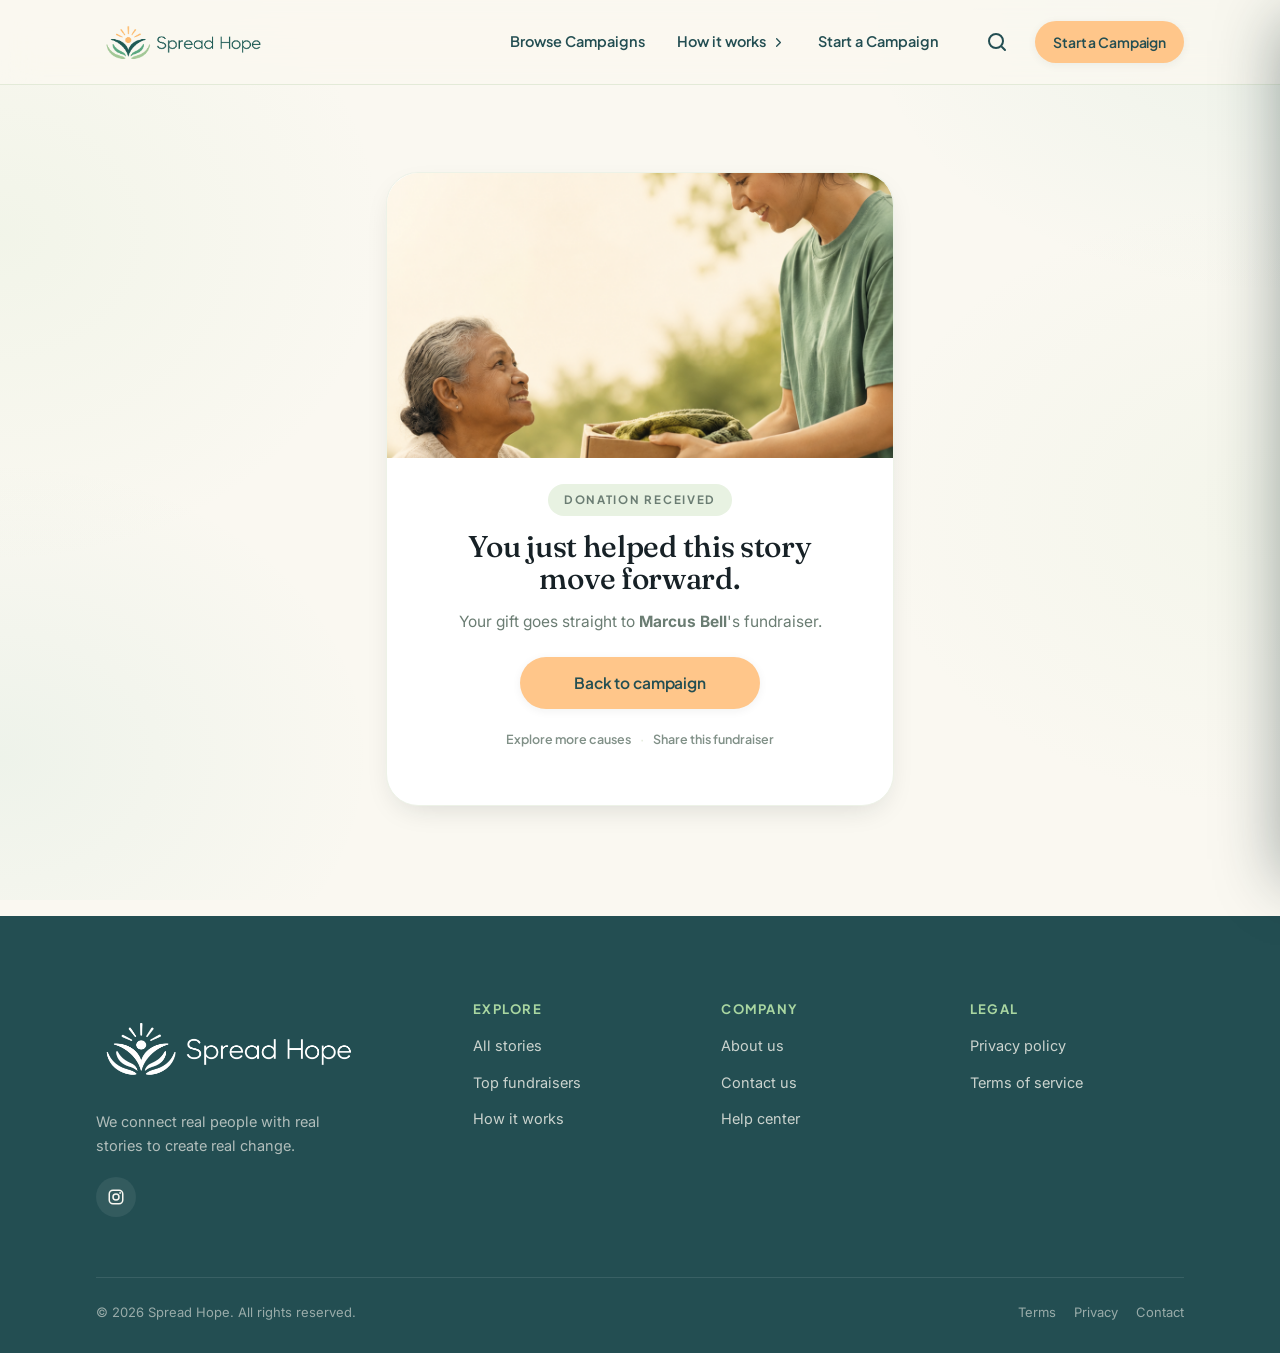
<file: thank-you.html>
<!DOCTYPE html>
<html lang="en">
<head>
<meta charset="UTF-8">
<meta name="viewport" content="width=device-width, initial-scale=1, viewport-fit=cover">
<title>Thank you · Spread Hope</title>
<meta name="description" content="Thank you for your support.">
<link rel="icon" href="assets/img/favicon.svg" type="image/svg+xml">
<link rel="preconnect" href="https://fonts.googleapis.com">
<link rel="preconnect" href="https://fonts.gstatic.com" crossorigin>
<link href="https://fonts.googleapis.com/css2?family=Fraunces:ital,opsz,wght@0,9..144,400;0,9..144,500;0,9..144,600;1,9..144,500;1,9..144,600&family=Plus+Jakarta+Sans:wght@500;600;700;800&family=Inter:wght@400;500;600&display=swap" rel="stylesheet">
<link rel="stylesheet" href="assets/css/main.css?v=344">
</head>
<body data-page="thankyou">

<section>
  <div class="wrap confirm-wrap">
    <div class="confirm-card reveal">
      <div class="ty-cover"><img id="tyCover" src="assets/img/hero.png" alt="" onerror="this.src='assets/img/hero.png'"></div>
      <span class="ty-badge">Donation received</span>
      <h1>You just helped this story move forward.</h1>
      <div class="ty-amount-pill" id="tyAmount">Donation sent</div>
      <p id="tySub">Your gift goes straight to this fundraiser.</p>

      <div class="confirm-acts">
        <a href="browse-campaigns.html" class="btn btn-primary" id="tyBackLink">Back to campaign</a>
      </div>

      <div class="ty-links">
        <a href="browse-campaigns.html" id="tyMoreLink">Explore more causes</a>
        <span class="ty-dot">·</span>
        <a href="#" id="tyShare">Share this fundraiser</a>
      </div>
    </div>
  </div>
</section>

<script src="assets/js/data.js?v=344"></script>
<script src="assets/js/ui.js?v=344"></script>
<script src="assets/js/app.js?v=344"></script>
</body>
</html>
</file>
<file: assets/css/main.css>
/* =====================================================================
   Spread Hope — Design System  ·  Palette: Meadow Light
   ===================================================================== */

/* ---------- Design Tokens ---------- */
:root {
  /* Brand palette — Meadow Light (official) */
  --deep-meadow: #234E52;
  --fresh-green: #4FAF8F;
  --sage-light: #A9D6A1;
  --warm-sun: #FFC68A;
  --cream-base: #FAF8F1;
  --muted-green-gray: #6B7D73;
  --ink: #172126;
  --text-secondary: #66737A;
  --white: #FFFFFF;

  /* Semantic aliases — map the component layer onto Meadow Light */
  --care-blue: var(--deep-meadow);
  --harbor-teal: var(--fresh-green);
  --sage-mist: var(--sage-light);
  --warm-coral: var(--warm-sun);
  --soft-sand: #EDF1E5;            /* soft meadow-cream section band */
  --slate-gray: var(--muted-green-gray);

  /* Derived tints / shades (all from Meadow Light) */
  --care-blue-deep: #1A3B3E;       /* darker meadow — dark hover / footer depth */
  --care-blue-soft: #2F656A;       /* lighter meadow */
  --teal-deep: #3C8E73;            /* deeper fresh-green — link / button hover */
  --teal-soft: #74C2A6;
  --coral-deep: #F2AC5E;           /* subtly deeper warm-sun — CTA hover */
  --coral-soft: #FFD9B0;
  --coral-wash: #FFF1E0;           /* warm-sun wash — urgent badge / celebrate */
  --amber-deep: #B5651D;           /* readable amber — text/icon on warm wash */
  --sage-soft: #BFE0B7;
  --sage-wash: #E8F2E2;            /* very light sage — chips / soft surfaces */
  --cream-2: #FFFFFF;              /* cards & inner surfaces */
  --sand-line: #DEE7D6;            /* progress track / muted line */
  --line: #E2EAD9;                 /* soft sage-derived border */
  --line-soft: #EDF2E7;

  /* Semantic */
  --bg: var(--cream-base);
  --bg-raised: #FFFFFFcc;
  --text: var(--ink);
  --text-2: var(--slate-gray);
  --accent: var(--warm-sun);
  --link: var(--fresh-green);

  /* Type */
  --font-display: "Fraunces", "Cormorant Garamond", Georgia, serif;  /* editorial serif — big emotional headings */
  --font-logo: var(--font-display);
  --font-head: "Plus Jakarta Sans", system-ui, sans-serif;           /* UI: eyebrows, buttons, labels, card titles */
  --font-body: "Inter", system-ui, sans-serif;

  /* Radii */
  --r-sm: 10px;
  --r-md: 16px;
  --r-lg: 24px;
  --r-xl: 32px;
  --r-pill: 999px;

  /* Shadows — soft, warm, layered */
  --sh-xs: 0 1px 2px rgba(23, 33, 38, .05);
  --sh-sm: 0 2px 10px rgba(23, 33, 38, .06);
  --sh-md: 0 10px 30px -12px rgba(23, 33, 38, .18);
  --sh-lg: 0 24px 60px -22px rgba(23, 33, 38, .26);
  --sh-glass: 0 8px 30px -8px rgba(35,78,82, .18);

  /* Layout */
  --maxw: 1200px;
  --gutter: clamp(18px, 5vw, 56px);
  --header-h: 92px;

  /* Motion */
  --ease: cubic-bezier(.22, .61, .36, 1);
  --ease-soft: cubic-bezier(.4, 0, .2, 1);
  --dur: .5s;
}

/* ---------- Reset / Base ---------- */
*, *::before, *::after { box-sizing: border-box; }
* { margin: 0; }

html { -webkit-text-size-adjust: 100%; scroll-behavior: smooth; }
@media (prefers-reduced-motion: reduce) { html { scroll-behavior: auto; } }

body {
  font-family: var(--font-body);
  background:
    radial-gradient(760px 520px at 100% 1%, rgba(79,175,143,.08), transparent 55%),
    radial-gradient(700px 600px at 0% 26%, rgba(169,214,161,.10), transparent 55%),
    radial-gradient(760px 560px at 100% 56%, rgba(169,214,161,.08), transparent 55%),
    radial-gradient(680px 540px at 0% 84%, rgba(79,175,143,.07), transparent 55%),
    var(--bg);
  background-attachment: fixed;
  color: var(--text);
  line-height: 1.6;
  font-size: 16px;
  -webkit-font-smoothing: antialiased;
  text-rendering: optimizeLegibility;
  overflow-x: hidden;
  min-height: 100vh;
}

img, svg, video { display: block; max-width: 100%; }
img { height: auto; }
a { color: inherit; text-decoration: none; }
button { font: inherit; color: inherit; cursor: pointer; border: none; background: none; }
input, textarea, select { font: inherit; color: inherit; }
ul { list-style: none; padding: 0; }

h1, h2, h3, h4, h5 {
  font-family: var(--font-head);
  font-weight: 700;
  line-height: 1.12;
  letter-spacing: -0.02em;
  color: var(--ink);
}

/* Editorial display — the big, emotional headings carry the serif voice;
   smaller structural headings (cards, steps, FAQ, labels) stay on the clean sans. */
h1, h2, .feature-text h3 {
  font-family: var(--font-display);
  font-weight: 500;
  line-height: 1.08;
  letter-spacing: -0.01em;
}
.feature-text h3 { line-height: 1.14; }
i.serif, .serif-accent {
  font-family: var(--font-display);
  font-style: italic;
  font-weight: 500;
}

::selection { background: var(--coral-soft); color: var(--ink); }

:focus-visible {
  outline: 2.5px solid var(--harbor-teal);
  outline-offset: 3px;
  border-radius: 4px;
}

/* ---------- Layout helpers ---------- */
.wrap { width: 100%; max-width: var(--maxw); margin-inline: auto; padding-inline: var(--gutter); }
.wrap-narrow { max-width: 760px; }
.section { position: relative; padding-block: clamp(64px, 9vw, 120px); }
.section-tight { padding-block: clamp(44px, 6vw, 80px); }

.eyebrow {
  font-family: var(--font-head);
  font-weight: 700;
  font-size: 12.5px;
  letter-spacing: .16em;
  text-transform: uppercase;
  color: var(--harbor-teal);
  display: inline-flex;
  align-items: center;
  gap: 9px;
}
.eyebrow::before {
  content: "";
  width: 22px; height: 2px;
  background: var(--warm-coral);
  border-radius: 2px;
}

.section-head { max-width: 640px; }
.section-head .eyebrow { margin-bottom: 16px; }
.section-head h2 {
  font-size: clamp(28px, 4.4vw, 44px);
  margin-bottom: 14px;
}
.section-head p { color: var(--text-2); font-size: clamp(16px, 2vw, 18px); max-width: 52ch; }
.section-head.center { margin-inline: auto; text-align: center; }
.section-head.center .eyebrow { justify-content: center; }
.section-head.center p { margin-inline: auto; }

.lead { font-size: clamp(17px, 2.2vw, 20px); color: var(--text-2); line-height: 1.55; }

/* ---------- Buttons ---------- */
.btn {
  --btn-bg: var(--warm-sun);
  --btn-fg: var(--deep-meadow);
  display: inline-flex;
  align-items: center;
  justify-content: center;
  gap: 9px;
  font-family: var(--font-head);
  font-weight: 600;
  font-size: 15.5px;
  letter-spacing: -.01em;
  padding: 14px 24px;
  border-radius: var(--r-pill);
  background: var(--btn-bg);
  color: var(--btn-fg);
  box-shadow: var(--sh-sm);
  transition: transform .25s var(--ease), box-shadow .25s var(--ease), background .25s var(--ease);
  white-space: nowrap;
  position: relative;
}
.btn svg { width: 18px; height: 18px; }
.btn:hover { transform: translateY(-2px); box-shadow: var(--sh-md); }
.btn:active { transform: translateY(0); }

.btn-primary { --btn-bg: var(--warm-sun); --btn-fg: var(--deep-meadow); }
.btn-primary:hover { --btn-bg: var(--coral-deep); }

.btn-dark { --btn-bg: var(--care-blue); --btn-fg: #fff; }
.btn-dark:hover { --btn-bg: var(--care-blue-deep); }

.btn-teal { --btn-bg: var(--harbor-teal); --btn-fg: #fff; }
.btn-teal:hover { --btn-bg: var(--teal-deep); }

.btn-ghost {
  --btn-bg: transparent;
  --btn-fg: var(--ink);
  box-shadow: inset 0 0 0 1.5px var(--line);
}
.btn-ghost:hover { --btn-bg: #fff; box-shadow: inset 0 0 0 1.5px var(--sage-mist), var(--sh-sm); }

.btn-soft {
  --btn-bg: var(--sage-wash);
  --btn-fg: var(--care-blue);
  box-shadow: none;
}
.btn-soft:hover { --btn-bg: var(--sage-soft); }

.btn-block { width: 100%; }
.btn-lg { padding: 17px 30px; font-size: 16.5px; }
.btn-sm { padding: 10px 18px; font-size: 14px; }

.link-arrow {
  display: inline-flex;
  align-items: center;
  gap: 7px;
  font-family: var(--font-head);
  font-weight: 600;
  font-size: 15px;
  color: var(--harbor-teal);
  transition: gap .25s var(--ease), color .2s;
}
.link-arrow svg { width: 17px; height: 17px; transition: transform .25s var(--ease); }
.link-arrow:hover { color: var(--teal-deep); gap: 11px; }

/* ---------- Chips / badges ---------- */
.chip {
  display: inline-flex;
  align-items: center;
  gap: 6px;
  font-family: var(--font-head);
  font-weight: 600;
  font-size: 12.5px;
  padding: 6px 13px;
  border-radius: var(--r-pill);
  background: var(--sage-wash);
  color: var(--care-blue);
  border: 1px solid transparent;
}
.badge-cat {
  font-family: var(--font-head);
  font-weight: 600;
  font-size: 11.5px;
  letter-spacing: .02em;
  text-transform: uppercase;
  padding: 5px 11px;
  border-radius: var(--r-pill);
  background: rgba(255,255,255,.86);
  color: var(--harbor-teal);
  backdrop-filter: blur(6px);
  box-shadow: var(--sh-xs);
}
.badge-status {
  font-family: var(--font-head);
  font-weight: 700;
  font-size: 11px;
  letter-spacing: .04em;
  text-transform: uppercase;
  padding: 5px 11px;
  border-radius: var(--r-pill);
  display: inline-flex;
  align-items: center;
  gap: 5px;
}
.badge-status.urgent { background: var(--coral-wash); color: var(--amber-deep); }
.badge-status.urgent::before { content:""; width:6px; height:6px; border-radius:50%; background: var(--amber-deep); }
.badge-status.almost { background: var(--sage-wash); color: var(--teal-deep); }
.badge-status.almost::before { content:""; width:6px; height:6px; border-radius:50%; background: var(--harbor-teal); }

.verified {
  display: inline-flex;
  align-items: center;
  gap: 5px;
  font-family: var(--font-head);
  font-weight: 600;
  font-size: 13px;
  color: var(--harbor-teal);
}
.verified svg { width: 16px; height: 16px; }

/* =====================================================================
   HEADER — fixed full-width glass bar (pinned to top, always visible)
   ===================================================================== */
.site-header {
  position: fixed;
  inset: 0 0 auto 0;
  z-index: 100;
  background: rgba(250,248,241, .82);
  backdrop-filter: blur(18px) saturate(1.4);
  -webkit-backdrop-filter: blur(18px) saturate(1.4);
  border-bottom: 1px solid rgba(210,224,201, .6);
  transition: box-shadow .3s var(--ease), background .3s var(--ease), border-color .3s var(--ease);
}
.header-inner {
  width: 100%;
  max-width: var(--maxw);
  margin-inline: auto;
  display: flex;
  align-items: center;
  gap: 18px;
  padding: 13px var(--gutter);
}
.site-header.is-scrolled {
  background: rgba(250,248,241, .94);
  border-color: rgba(210,224,201, .9);
  box-shadow: 0 8px 24px -16px rgba(35,78,82,.3);
}
/* browse page only: slightly more transparent header (lets the field backdrop show through) */
body[data-page="browse"] .site-header { background: rgba(250,248,241, .60); }
body[data-page="browse"] .site-header.is-scrolled { background: rgba(250,248,241, .80); }

.brand {
  display: flex;
  align-items: center;
  gap: 10px;
  margin-right: auto;
}
/* header / drawer: full name lockup (leaf + wordmark), natural color on the light bar */
.brand-headerlogo { height: 52px; width: auto; flex: none; display: block; }
@media (min-width: 861px) { .brand-headerlogo { height: 58px; } }
.brand-logo { height: 50px; width: auto; flex: none; display: block; }
.brand .wordmark {
  font-family: var(--font-display);
  font-weight: 600;
  font-size: 24px;
  letter-spacing: -.01em;
  color: var(--deep-meadow);
  line-height: 1;
}
@media (max-width: 340px) { .brand .wordmark { display: none; } }
/* footer: full name logo rendered solid white (visible on dark footer), no background */
.brand-namelogo {
  height: 56px; width: auto; display: block;
  filter: brightness(0) invert(1);
}

.nav { display: flex; align-items: center; gap: 4px; }
.nav a {
  font-family: var(--font-head);
  font-weight: 600;
  font-size: 14.5px;
  color: var(--care-blue);
  padding: 9px 14px;
  border-radius: var(--r-pill);
  transition: background .2s, color .2s;
  position: relative;
}
.nav a:hover { background: rgba(255,255,255,.6); }
.nav a.active { color: var(--harbor-teal); }

.header-actions { display: flex; align-items: center; gap: 8px; }
.header-actions .icon-btn { width: 52px; height: 52px; }
.header-actions .icon-btn svg { width: 24px; height: 24px; }
.icon-btn {
  width: 42px; height: 42px;
  display: grid; place-items: center;
  border-radius: 50%;
  color: var(--care-blue);
  background: transparent;
  transition: background .2s, transform .2s, color .2s;
}
.icon-btn:hover { background: rgba(255,255,255,.7); }
.icon-btn:active { transform: scale(.94); }
.icon-btn svg { width: 20px; height: 20px; }

.header-cta { margin-left: 4px; }
.menu-btn { display: none; }

/* Drawer */
.drawer-backdrop {
  position: fixed; inset: 0; z-index: 200;
  background: rgba(20,42,44,.42);
  backdrop-filter: blur(3px);
  opacity: 0; visibility: hidden;
  transition: opacity .35s var(--ease), visibility .35s;
}
.drawer-backdrop.open { opacity: 1; visibility: visible; }
.drawer {
  position: fixed; top: 0; right: 0; z-index: 210;
  width: min(360px, 86vw); height: 100dvh;
  background: var(--cream-base);
  box-shadow: -20px 0 60px -20px rgba(20,42,44,.4);
  transform: translateX(100%);
  transition: transform .4s var(--ease);
  display: flex; flex-direction: column;
  padding: 22px 24px calc(22px + env(safe-area-inset-bottom));
  overflow-y: auto;
}
.drawer.open { transform: translateX(0); }
.drawer-top { display: flex; align-items: center; justify-content: space-between; margin-bottom: 26px; }
.drawer-nav { display: flex; flex-direction: column; gap: 2px; }
.drawer-nav a {
  font-family: var(--font-head);
  font-weight: 600;
  font-size: 19px;
  color: var(--care-blue);
  padding: 15px 14px 15px 0;
  border-radius: var(--r-md);
  display: flex; align-items: center; justify-content: space-between;
  transition: background .2s;
}
.drawer-nav a:hover, .drawer-nav a.active { background: var(--soft-sand); color: var(--harbor-teal); }
.drawer-nav a svg { width: 18px; height: 18px; opacity: .5; }
.drawer-sep { height: 1px; background: var(--line); margin: 18px 0; }

/* "How it works" — top-nav dropdown */
.nav-dd { position: relative; display: flex; }
.nav-dd-btn { display: inline-flex; align-items: center; gap: 5px; font-family: var(--font-head); font-weight: 600; font-size: 14.5px; color: var(--care-blue); padding: 9px 14px; border-radius: var(--r-pill); background: none; border: none; cursor: pointer; transition: background .2s, color .2s; }
.nav-dd-btn:hover { background: rgba(255,255,255,.6); }
.nav-dd-btn.active { color: var(--harbor-teal); }
.nav-dd-btn svg { width: 15px; height: 15px; transition: transform .25s var(--ease); }
.nav-dd.open .nav-dd-btn svg { transform: rotate(90deg); }
.nav-dd-menu { position: absolute; top: calc(100% + 10px); left: 50%; transform: translateX(-50%) translateY(6px); min-width: 244px; background: var(--cream-base); border: 1px solid var(--line-soft); border-radius: var(--r-lg); box-shadow: 0 20px 46px -22px rgba(35,78,82,.4); padding: 6px; opacity: 0; visibility: hidden; transition: opacity .18s var(--ease), transform .18s var(--ease), visibility .18s; z-index: 120; }
.nav-dd.open .nav-dd-menu { opacity: 1; visibility: visible; transform: translateX(-50%) translateY(0); }
.nav-dd-menu a { display: block; padding: 10px 12px; border-radius: var(--r-md); transition: background .15s; }
.nav-dd-menu a:hover { background: var(--sage-wash); }
.nav-dd-menu a b { display: block; font-family: var(--font-head); font-weight: 700; font-size: 14px; color: var(--deep-meadow); }
.nav-dd-menu a span { display: block; font-size: 12px; color: var(--muted-green-gray); margin-top: 1px; }

/* "How it works" — drawer accordion */
.drawer-acc-btn { display: flex; align-items: center; justify-content: space-between; width: 100%; font-family: var(--font-head); font-weight: 600; font-size: 19px; color: var(--care-blue); padding: 15px 14px 15px 0; border-radius: var(--r-md); background: none; border: none; cursor: pointer; transition: background .2s, color .2s; }
.drawer-acc-btn:hover, .drawer-acc-btn.active { background: var(--soft-sand); color: var(--harbor-teal); }
.drawer-acc-btn svg { width: 18px; height: 18px; opacity: .5; transition: transform .25s var(--ease); }
.drawer-acc.open .drawer-acc-btn svg { transform: rotate(90deg); }
.drawer-acc-panel { max-height: 0; overflow: hidden; transition: max-height .3s var(--ease); }
.drawer-acc.open .drawer-acc-panel { max-height: 220px; }
.drawer-acc-panel a { display: block; padding: 12px 14px 12px 22px; border-radius: var(--r-md); }
.drawer-acc-panel a:hover, .drawer-acc-panel a.active { background: var(--soft-sand); }
.drawer-acc-panel a b { display: block; font-family: var(--font-head); font-weight: 700; font-size: 15px; color: var(--deep-meadow); }
.drawer-acc-panel a span { display: block; font-size: 13px; color: var(--muted-green-gray); margin-top: 1px; }

/* =====================================================================
   How-it-works pages — animated step flow (donor / organizer)
   ===================================================================== */
.hx-stage { background: linear-gradient(165deg, var(--cream-base), var(--sage-wash)); border: 1px solid var(--line-soft); border-radius: var(--r-xl); padding: clamp(24px, 5vw, 44px) clamp(18px, 4vw, 40px); box-shadow: var(--sh-sm); }
.hx-flow { --hx-cycle: 8s; position: relative; display: flex; flex-direction: column; gap: 20px; }
.hx-flow::before { content: ""; position: absolute; z-index: 0; left: 27px; top: 30px; bottom: 30px; border-left: 2px dashed var(--line); }
.hx-node { position: relative; z-index: 1; display: flex; align-items: flex-start; gap: 16px; }
.hx-ic { flex: none; width: 54px; height: 54px; border-radius: 50%; background: var(--cream-base); border: 1.5px solid var(--line-soft); box-shadow: var(--sh-xs); display: grid; place-items: center; color: var(--hx-accent, var(--fresh-green)); position: relative; animation: hx-glow var(--hx-cycle) ease-in-out infinite; animation-delay: calc(var(--i, 0) * (var(--hx-cycle) / 5)); }
.hx-ic svg { width: 24px; height: 24px; }
.hx-num { position: absolute; top: -6px; right: -6px; width: 20px; height: 20px; border-radius: 50%; background: var(--hx-accent, var(--fresh-green)); color: #fff; font-family: var(--font-head); font-weight: 700; font-size: 11px; display: grid; place-items: center; box-shadow: 0 2px 6px -2px rgba(35,78,82,.4); }
.hx-tx { padding-top: 4px; min-width: 0; }
.hx-tx b { display: block; font-family: var(--font-head); font-weight: 700; font-size: 16px; color: var(--deep-meadow); }
.hx-tx span { display: block; font-size: 13.5px; color: var(--muted-green-gray); line-height: 1.45; margin-top: 2px; }
@keyframes hx-glow {
  0%, 100% { box-shadow: var(--sh-xs); border-color: var(--line-soft); transform: scale(1); }
  7% { box-shadow: 0 0 0 6px var(--hx-wash, rgba(79,175,143,.16)), 0 12px 24px -10px var(--hx-soft, rgba(79,175,143,.5)); border-color: var(--hx-accent, var(--fresh-green)); transform: scale(1.08); }
  18% { box-shadow: var(--sh-xs); border-color: var(--line-soft); transform: scale(1); }
}
@media (prefers-reduced-motion: reduce) { .hx-ic { animation: none; } }
.hx-donor { --hx-accent: var(--fresh-green); --hx-wash: rgba(79,175,143,.16); --hx-soft: rgba(79,175,143,.45); }
.hx-org { --hx-accent: var(--amber-deep); --hx-wash: rgba(255,198,138,.32); --hx-soft: rgba(255,168,90,.5); }
@media (min-width: 861px) {
  .hx-flow { flex-direction: row; align-items: flex-start; gap: 10px; }
  .hx-flow::before { left: 9%; right: 9%; top: 32px; bottom: auto; border-left: none; border-top: 2px dashed var(--line); }
  .hx-node { flex: 1; flex-direction: column; align-items: center; text-align: center; gap: 14px; }
  .hx-ic { width: 64px; height: 64px; }
  .hx-tx { padding-top: 0; }
  .hx-tx span { max-width: 22ch; margin-inline: auto; }
}

/* =====================================================================
   How-it-works — animated demo player (donor / organizer)
   ===================================================================== */
.hd { max-width: 720px; margin-inline: auto; }
.hd-donor { --hc: var(--fresh-green); --hcd: var(--teal-deep); --hcw: rgba(79,175,143,.16); }
.hd-org { --hc: var(--amber-deep); --hcd: #8a4d16; --hcw: rgba(255,198,138,.34); }
.hd-device { background: #fff; border: 1px solid var(--line-soft); border-radius: var(--r-xl); box-shadow: 0 28px 60px -34px rgba(35,78,82,.45), 0 2px 8px -4px rgba(35,78,82,.12); overflow: hidden; }
.hd-chrome { display: flex; align-items: center; gap: 7px; height: 40px; padding: 0 15px; background: linear-gradient(180deg, #fff, #f3f1e9); border-bottom: 1px solid var(--line); }
.hd-cdot { width: 9px; height: 9px; border-radius: 50%; background: var(--line); flex: none; }
.hd-cdot:nth-child(1) { background: #ff6058; } .hd-cdot:nth-child(2) { background: #ffbd2e; } .hd-cdot:nth-child(3) { background: #28c840; }
.hd-url { margin: 0 auto; font-family: var(--font-head); font-weight: 600; font-size: 11.5px; color: var(--text-2); background: var(--cream-base); border: 1px solid var(--line-soft); border-radius: var(--r-pill); padding: 3px 18px; }
.hd-screens { position: relative; min-height: 420px; background: linear-gradient(180deg, var(--cream-base), var(--sage-wash)); }
/* off scenes hide instantly (no fade-out) so two scenes never overlap during the swap; only the incoming scene fades in */
.hd-scene { position: absolute; inset: 0; padding: clamp(16px, 3vw, 24px); opacity: 0; visibility: hidden; transform: translateY(12px) scale(.99); }
.hd-scene.on { opacity: 1; visibility: visible; transform: none; z-index: 2; transition: opacity .45s var(--ease), transform .45s var(--ease); }
.hd-foot { display: flex; flex-direction: column; align-items: center; gap: 12px; margin-top: 18px; }
.hd-cap { font-family: var(--font-head); font-weight: 700; font-size: clamp(14px, 2.4vw, 16px); color: var(--deep-meadow); }
.hd-dots { display: flex; gap: 7px; }
.hd-dots button { width: 8px; height: 8px; border-radius: 50%; border: none; background: var(--sand-line); cursor: pointer; transition: width .25s var(--ease), background .25s; }
.hd-dots button.on { width: 22px; border-radius: 99px; background: var(--hc, var(--fresh-green)); }

/* ---- mock primitives (scoped to the demo) ---- */
.m-screen { height: 100%; display: flex; flex-direction: column; gap: 11px; }
.hd-scene i { display: block; height: 8px; border-radius: 5px; background: rgba(35,78,82,.14); }
.m-h1 { height: 13px !important; width: 66%; background: rgba(35,78,82,.34) !important; border-radius: 6px; }
.m-p { height: 7px; width: 100%; } .m-p.w60 { width: 60%; }
.m-bar { display: block; height: 8px; border-radius: 99px; background: var(--sand-line); overflow: hidden; }
.m-bar.lg { height: 9px; } .m-bar.xl { height: 12px; }
.m-bar b { display: block; height: 100%; border-radius: 99px; background: linear-gradient(90deg, var(--hc), var(--warm-sun)); width: var(--w, 0%); }
.hd-scene.on .m-bar b.grow { width: 0; animation: m-fill 1.5s var(--ease) .25s forwards; }
@keyframes m-fill { to { width: var(--w); } }

.m-srch { height: 32px; border-radius: 10px; background: var(--sage-wash); flex: none; }
.m-grid3 { display: grid; grid-template-columns: repeat(3, 1fr); gap: 10px; }
.m-mini { background: #fff; border: 1px solid var(--line-soft); border-radius: var(--r-md); padding: 8px; box-shadow: var(--sh-xs); transition: transform .4s var(--ease), box-shadow .4s var(--ease), border-color .4s; }
.m-mini i { width: 78%; margin: 8px 0 7px; }
.m-mimg { display: block; height: clamp(58px, 8vw, 78px); border-radius: 8px; }
.m-mimg.a { background: linear-gradient(150deg, #cfe0d6, #a9d6a1); } .m-mimg.b { background: linear-gradient(150deg, #ffd9b0, #ffc68a); } .m-mimg.c { background: linear-gradient(150deg, #cde7df, #4faf8f); }
.hd-scene.on .m-mini.pick { border-color: var(--hc); box-shadow: 0 0 0 3px var(--hcw), 0 14px 26px -12px rgba(35,78,82,.4); transform: translateY(-4px); animation: m-pickpop 1.4s var(--ease); }
@keyframes m-pickpop { 0%,100% { transform: translateY(-4px); } 40% { transform: translateY(-7px); } }

.m-phero { height: clamp(96px, 16vw, 128px); border-radius: var(--r-md); background: linear-gradient(150deg, #ffd9b0, #ffc68a); flex: none; }
.m-phero.a { background: linear-gradient(150deg, #cfe0d6, #a9d6a1); } .m-phero.b { background: linear-gradient(150deg, #cdbfb0, #b79a82); } .m-phero.ph { background: linear-gradient(150deg, var(--sage-wash), var(--soft-sand)); border: 1px dashed var(--sage-soft); }
.hd-scene.on .m-phero.appear { animation: m-appear .6s var(--ease); }
@keyframes m-appear { from { opacity: 0; transform: scale(.96); } to { opacity: 1; transform: none; } }
.m-cat2 { align-self: flex-start; font-family: var(--font-head); font-weight: 700; font-size: 9.5px; letter-spacing: .05em; text-transform: uppercase; color: var(--teal-deep); background: var(--sage-wash); padding: 4px 10px; border-radius: var(--r-pill); }
.m-read { gap: 9px; }

.m-cta { align-self: flex-start; display: inline-flex; align-items: center; justify-content: center; padding: 11px 20px; border-radius: var(--r-pill); background: var(--warm-sun); color: var(--deep-meadow); font-family: var(--font-head); font-weight: 800; font-size: 13.5px; box-shadow: 0 10px 22px -10px rgba(255,168,90,.6); }
.m-cta.big { align-self: stretch; margin-top: auto; }
.m-cta.donate { margin-top: 4px; }
.hd-scene.on .m-cta.pulse { animation: m-pulse 1.6s var(--ease) infinite; }
@keyframes m-pulse { 0%,100% { box-shadow: 0 10px 22px -10px rgba(255,168,90,.6); transform: scale(1); } 50% { box-shadow: 0 14px 30px -10px rgba(255,168,90,.85); transform: scale(1.03); } }
.m-cta.pub { align-self: stretch; margin-top: auto; background: var(--cream-2); color: var(--muted-green-gray); box-shadow: none; }
.hd-scene.on .m-cta.pub { animation: m-activate .5s var(--ease) 1s forwards; }
@keyframes m-activate { to { background: var(--warm-sun); color: var(--deep-meadow); box-shadow: 0 12px 26px -10px rgba(255,168,90,.7); } }

.m-center { align-items: center; justify-content: center; }
.m-label { font-family: var(--font-head); font-weight: 700; font-size: 14px; color: var(--deep-meadow); }
.m-amt { padding: 13px 0; text-align: center; border-radius: var(--r-md); background: #fff; border: 1.5px solid var(--line-soft); font-family: var(--font-head); font-weight: 700; font-size: 14px; color: var(--ink); }
.m-amts { display: grid; grid-template-columns: repeat(3, 1fr); gap: 8px; }
.hd-scene.on .m-amt.sel { border-color: var(--hc); background: var(--hcw); color: var(--hcd); animation: m-pop .5s var(--ease) .4s both; }
@keyframes m-pop { 0% { transform: scale(1); } 45% { transform: scale(1.08); } 100% { transform: scale(1); } }

.m-conf { align-items: center; justify-content: center; text-align: center; gap: 12px; }
.m-bigcheck { width: 68px; height: 68px; border-radius: 50%; background: var(--hcw); color: var(--hc); display: grid; place-items: center; }
.m-bigcheck svg { width: 34px; height: 34px; }
.hd-scene.on .m-bigcheck { animation: m-pop .55s var(--ease) both; }
.m-conf-t { font-family: var(--font-display); font-weight: 600; font-size: 21px; color: var(--deep-meadow); }
.m-conf-d { font-size: 13px; color: var(--muted-green-gray); }

.m-imp { align-items: center; justify-content: center; gap: 14px; position: relative; }
.m-imp-top { display: flex; align-items: baseline; gap: 8px; }
.m-imp-top b { font-family: var(--font-display); font-weight: 600; font-size: clamp(34px, 8vw, 46px); color: var(--hc); }
.m-imp-top span { font-family: var(--font-head); font-weight: 700; color: var(--muted-green-gray); }
.m-imp .m-bar { width: min(86%, 420px); }
.m-imp-supp { display: inline-flex; align-items: center; gap: 7px; font-family: var(--font-head); font-weight: 600; font-size: 13px; color: var(--muted-green-gray); }
.m-imp-supp svg { width: 16px; height: 16px; color: var(--coral-deep); }

.m-floaters { position: absolute; inset: 0; pointer-events: none; overflow: hidden; }
.m-floaters i { position: absolute; bottom: 14%; display: inline-flex; align-items: center; gap: 4px; color: var(--coral-deep); opacity: 0; }
.m-floaters i svg { width: 18px; }
.m-floaters i u { font-family: var(--font-head); font-weight: 800; font-size: 11px; color: var(--hc); text-decoration: none; white-space: nowrap; }
.m-floaters i:nth-child(1) { left: 18%; } .m-floaters i:nth-child(2) { left: 40%; } .m-floaters i:nth-child(2) svg { width: 14px; } .m-floaters i:nth-child(3) { left: 64%; } .m-floaters i:nth-child(4) { left: 80%; }
.hd-scene.on .m-floaters i { animation: m-float 2.8s ease-in infinite; }
.hd-scene.on .m-floaters i:nth-child(2) { animation-delay: .7s; } .hd-scene.on .m-floaters i:nth-child(3) { animation-delay: 1.3s; } .hd-scene.on .m-floaters i:nth-child(4) { animation-delay: 1.9s; }
@keyframes m-float { 0% { opacity: 0; transform: translateY(0) scale(.7); } 20% { opacity: .95; } 100% { opacity: 0; transform: translateY(-130px) scale(1.05); } }

/* split form / preview (organizer) */
.m-split { display: grid; grid-template-columns: 1fr; gap: 11px; height: 100%; }
.m-form, .m-prev { background: #fff; border: 1px solid var(--line-soft); border-radius: var(--r-md); padding: 13px; display: flex; flex-direction: column; gap: 7px; box-shadow: var(--sh-xs); }
.m-prev { background: var(--cream-base); }
.m-flabel { font-family: var(--font-head); font-weight: 700; font-size: 10px; letter-spacing: .04em; text-transform: uppercase; color: var(--muted-green-gray); }
.m-flabel.dim { opacity: .45; }
.m-input { min-height: 34px; border-radius: var(--r-md); background: var(--cream-2); border: 1.5px solid var(--line); display: flex; align-items: center; gap: 1px; padding: 0 10px; }
.m-input.active { border-color: var(--hc); }
.m-input.dim { opacity: .45; min-height: 30px; }
.m-input.tall { min-height: 60px; flex-direction: column; align-items: stretch; justify-content: center; gap: 6px; padding: 10px; }
.m-input.tall i { height: 7px; } .m-input.tall i.w60 { width: 60%; }
.m-input.goal { font-family: var(--font-head); font-weight: 800; font-size: 15px; color: var(--deep-meadow); }
.m-typed { display: inline-block; overflow: hidden; white-space: nowrap; max-width: 0; font-family: var(--font-body); font-size: 13px; color: var(--ink); }
.hd-scene.on .m-typed { animation: m-type 1.5s steps(26) .3s forwards; }
@keyframes m-type { to { max-width: 200px; } }
.m-caret { width: 2px; height: 16px; background: var(--hc); flex: none; animation: m-blink 1s steps(1) infinite; }
@keyframes m-blink { 50% { opacity: 0; } }
.m-upload { min-height: 34px; border-radius: var(--r-md); background: var(--hcw); border: 1.5px dashed var(--hc); color: var(--hcd); display: flex; align-items: center; gap: 6px; padding: 0 12px; font-family: var(--font-head); font-weight: 700; font-size: 12px; }
.m-upload svg { width: 15px; height: 15px; }
.m-prev .m-p.dim { opacity: .4; }
.hd-scene.on .m-prev .m-h1.in, .hd-scene.on .m-prev .m-p.in { animation: m-appear .6s var(--ease) both; }
.hd-scene.on .m-prev .m-p.in.d2 { animation-delay: .25s; }
.m-goaltx { font-family: var(--font-head); font-weight: 600; font-size: 11px; color: var(--muted-green-gray); }

/* ---- how-it-works: faithful wizard + confirmation screens (mirror the real pages) ---- */
.m-wiz { gap: 9px; justify-content: flex-start; }
.m-steps { display: flex; gap: 5px; margin-bottom: 2px; }
.m-step { flex: 1; font-family: var(--font-head); font-weight: 700; font-size: 8.5px; letter-spacing: .02em; text-transform: uppercase; color: var(--muted-green-gray); text-align: center; padding-top: 7px; border-top: 3px solid var(--sand-line); opacity: .6; }
.m-step.on { color: var(--hcd); border-top-color: var(--hc); opacity: 1; }
.m-step.done { color: var(--hc); border-top-color: var(--hc); opacity: 1; }
.m-wtitle { font-family: var(--font-display); font-weight: 600; font-size: 17px; color: var(--deep-meadow); }
.m-field { display: flex; flex-direction: column; gap: 5px; }
.m-ival { font-family: var(--font-body); font-size: 12.5px; color: var(--ink); }
.m-catrow { display: flex; gap: 6px; }
.m-catchip { font-family: var(--font-head); font-weight: 700; font-size: 11px; color: var(--muted-green-gray); background: var(--cream-2); border: 1.5px solid var(--line); border-radius: var(--r-pill); padding: 6px 12px; }
.m-catchip.sel { color: #fff; background: var(--deep-meadow); border-color: var(--deep-meadow); }
.m-story { align-items: stretch !important; }
.m-story-tx { font-family: var(--font-body); font-size: 12px; line-height: 1.5; color: var(--ink); display: -webkit-box; -webkit-line-clamp: 3; -webkit-box-orient: vertical; overflow: hidden; }
.hd-scene.on .m-story-tx { animation: m-appear .55s var(--ease) both .25s; }
.m-story .m-caret { align-self: flex-start; }
.m-revcard { display: flex; align-items: center; gap: 11px; background: #fff; border: 1px solid var(--line-soft); border-radius: var(--r-md); padding: 9px; box-shadow: var(--sh-xs); }
.m-revimg { position: relative; flex: none; width: 82px; height: 60px; border-radius: 9px; overflow: hidden; background: var(--soft-sand); }
.m-revimg img { width: 100%; height: 100%; object-fit: cover; }
.m-revimg .m-tag { top: 5px; left: 5px; }
.m-revb { display: flex; flex-direction: column; gap: 4px; min-width: 0; }
.m-revb b { font-family: var(--font-head); font-weight: 700; font-size: 12.5px; color: var(--ink); line-height: 1.25; display: -webkit-box; -webkit-line-clamp: 2; -webkit-box-orient: vertical; overflow: hidden; }
.m-revb em { font-style: normal; font-family: var(--font-head); font-size: 11px; color: var(--muted-green-gray); }
.m-revnote { display: flex; align-items: center; gap: 7px; font-family: var(--font-head); font-weight: 600; font-size: 11.5px; color: var(--fresh-green); }
.m-revnote svg { width: 15px; height: 15px; flex: none; }
.m-submitted .m-revcard { align-self: stretch; }
.m-status2 { display: inline-flex; align-items: center; gap: 6px; font-family: var(--font-head); font-weight: 700; font-size: 11px; color: var(--amber-deep); background: rgba(181,101,29,.1); padding: 5px 12px; border-radius: var(--r-pill); }
.m-status2 .dot { width: 6px; height: 6px; border-radius: 50%; background: var(--amber-deep); }
.m-ref { font-family: var(--font-head); font-size: 11.5px; color: var(--muted-green-gray); }
.m-ref b { color: var(--hcd); }
.m-badge { display: inline-flex; align-items: center; font-family: var(--font-head); font-weight: 700; font-size: 10.5px; letter-spacing: .06em; text-transform: uppercase; color: var(--fresh-green); background: var(--sage-wash); padding: 6px 14px; border-radius: var(--r-pill); }
.m-amtpill { font-family: var(--font-head); font-weight: 800; font-size: 15px; color: var(--deep-meadow); background: var(--warm-sun); padding: 8px 20px; border-radius: var(--r-pill); }
.d-share { align-items: center; justify-content: center; text-align: center; gap: 12px; }
.d-share .d-donhd { align-self: stretch; }
.m-sharerow { display: flex; gap: 8px; flex-wrap: wrap; justify-content: center; }
.m-schip { position: relative; font-family: var(--font-head); font-weight: 700; font-size: 12px; color: var(--deep-meadow); background: #fff; border: 1.5px solid var(--line); border-radius: var(--r-pill); padding: 9px 15px; }
.m-schip.fb { background: #1877F2; color: #fff; border-color: #1877F2; }
.m-schip.wa { background: #25D366; color: #fff; border-color: #25D366; }

/* dashboard (organizer final) */
.m-dash { gap: 12px; }
.m-dash-h { display: flex; align-items: center; gap: 8px; font-family: var(--font-head); font-weight: 700; font-size: 13px; color: var(--deep-meadow); }
.m-live { display: inline-flex; align-items: center; gap: 4px; font-size: 10px; color: var(--fresh-green); background: var(--sage-wash); padding: 3px 9px; border-radius: var(--r-pill); }
.m-stats { display: grid; grid-template-columns: repeat(3, 1fr); gap: 8px; }
.m-stat { background: #fff; border: 1px solid var(--line-soft); border-radius: var(--r-md); padding: 11px 8px; text-align: center; box-shadow: var(--sh-xs); }
.m-stat b { display: block; font-family: var(--font-display); font-weight: 600; font-size: clamp(17px, 3vw, 20px); color: var(--deep-meadow); }
.m-stat span { font-size: 10px; color: var(--muted-green-gray); }
.m-feed { display: flex; align-items: center; gap: 8px; }
.m-fav { flex: none; width: 28px; height: 28px; border-radius: 50%; background: var(--sage-wash); color: var(--deep-meadow); display: grid; place-items: center; font-family: var(--font-head); font-weight: 700; font-size: 11px; }
.m-feed i { flex: 1; } .m-feed i.w40 { flex: none; width: 40%; }
.m-dash { position: relative; }

/* cursor — glides onto the target, gives a satisfying press dip + a soft brand-colored ripple */
.m-cursor { position: absolute; right: 14px; bottom: 8px; width: 20px; height: 20px; z-index: 6; pointer-events: none; opacity: 0; transform-origin: 2px 2px; filter: drop-shadow(0 3px 6px rgba(35,78,82,.32)); }
.m-cursor::before { content: ""; position: absolute; inset: 0; background: #fff; border: 1.5px solid rgba(35,78,82,.6); clip-path: polygon(0 0, 0 75%, 22% 58%, 40% 92%, 56% 84%, 38% 50%, 70% 50%); }
/* click ripple — emanates from the pointer tip (top-left) */
.m-cursor::after { content: ""; position: absolute; left: -11px; top: -11px; width: 24px; height: 24px; border-radius: 50%; border: 2px solid var(--hc); background: var(--hcw); opacity: 0; }
/* anchor targets so the click lands exactly on them */
.hd .d-btn, .hd .m-cta, .hd .d-card, .hd .m-amt.sel { position: relative; }
.hd-scene.on .m-cursor { animation: m-cursor-in .55s var(--ease) .4s both, m-cursor-press 1.15s var(--ease) 1.15s 2; }
.hd-scene.on .m-cursor::after { animation: m-tap 1.15s var(--ease) 1.15s 2; }
@keyframes m-cursor-in { 0% { opacity: 0; transform: translate(18px, 18px) scale(.8); } 60% { opacity: 1; } 100% { opacity: 1; transform: none; } }
@keyframes m-cursor-press { 0%, 100% { transform: none; } 9% { transform: scale(.78); } 26% { transform: none; } }
@keyframes m-tap { 0% { opacity: .55; transform: scale(.3); } 60% { opacity: .22; transform: scale(2); } 100% { opacity: 0; transform: scale(2.7); } }

@media (prefers-reduced-motion: reduce) {
  .hd-scene.on .m-bar b.grow { width: var(--w); animation: none; }
  .hd-scene.on .m-typed { max-width: 200px; animation: none; }
  .m-cursor, .m-floaters { display: none; }
}

/* ---- richer demo detail ---- */
.m-srch { display: flex; align-items: center; gap: 8px; padding: 0 14px; }
.m-srch svg { width: 16px; height: 16px; flex: none; color: var(--muted-green-gray); }
.m-srch-tx { font-family: var(--font-body); font-size: 12.5px; color: var(--text-2); }
.m-mimg { position: relative; }
.m-tag { position: absolute; top: 6px; left: 6px; font-family: var(--font-head); font-weight: 700; font-size: 8px; letter-spacing: .03em; text-transform: uppercase; color: var(--deep-meadow); background: rgba(255,255,255,.92); padding: 3px 7px; border-radius: var(--r-pill); }
.m-tag.light { top: 10px; left: 10px; font-size: 10px; padding: 4px 11px; }
.m-mh { position: absolute; top: 5px; right: 5px; width: 18px; height: 18px; border-radius: 50%; background: rgba(255,255,255,.92); display: grid; place-items: center; color: var(--coral-deep); }
.m-mh svg { width: 11px; height: 11px; }
.m-ml { height: 7px; border-radius: 5px; background: rgba(35,78,82,.16); margin: 8px 0 0; width: 86%; }
.m-ml.sm { width: 56%; margin-top: 5px; margin-bottom: 7px; }
.m-mini .m-bar { margin-top: 7px; }
.m-org { display: flex; align-items: center; gap: 9px; }
.m-oav { flex: none; width: 34px; height: 34px; border-radius: 50%; background: var(--sage-light); color: var(--deep-meadow); display: grid; place-items: center; font-family: var(--font-head); font-weight: 700; font-size: 12px; }
.m-oinfo { display: flex; flex-direction: column; line-height: 1.3; }
.m-oinfo b { display: inline-flex; align-items: center; gap: 4px; font-family: var(--font-head); font-weight: 700; font-size: 13px; color: var(--ink); }
.m-vf { display: inline-flex; color: var(--fresh-green); } .m-vf svg { width: 14px; height: 14px; }
.m-oinfo span { font-size: 11px; color: var(--muted-green-gray); }
.m-statrow { display: flex; align-items: baseline; justify-content: space-between; gap: 10px; }
.m-statrow b { font-family: var(--font-head); font-weight: 800; font-size: 15px; color: var(--ink); }
.m-statrow span { font-family: var(--font-head); font-size: 12px; color: var(--muted-green-gray); }
.m-srpct { color: var(--hc) !important; font-weight: 800 !important; font-size: 14px !important; }
.m-amt.sel { display: inline-flex; align-items: center; justify-content: center; gap: 5px; }
.m-amtck { display: inline-flex; align-items: center; justify-content: center; width: 15px; height: 15px; border-radius: 50%; background: var(--hc); color: #fff; }
.m-amtck svg { width: 10px; height: 10px; }
.m-custom { display: flex; align-items: center; justify-content: space-between; padding: 10px 14px; border-radius: var(--r-md); background: #fff; border: 1.5px dashed var(--line); font-family: var(--font-head); font-size: 12.5px; color: var(--muted-green-gray); }
.m-custom b { color: var(--ink); }
.m-secure2 { display: flex; align-items: center; justify-content: center; gap: 6px; font-family: var(--font-head); font-weight: 600; font-size: 11.5px; color: var(--muted-green-gray); }
.m-secure2 svg { width: 14px; height: 14px; color: var(--fresh-green); }
.m-bigcheck { position: relative; }
.m-spark { position: absolute; width: 6px; height: 6px; border-radius: 50%; background: var(--warm-sun); opacity: 0; }
.m-spark.s1 { top: 0; left: 6px; --sx: -10px; --sy: -10px; } .m-spark.s2 { top: 8px; right: -2px; background: var(--fresh-green); --sx: 12px; --sy: -8px; } .m-spark.s3 { bottom: 2px; left: -2px; background: var(--coral-deep); --sx: -12px; --sy: 8px; } .m-spark.s4 { bottom: 6px; right: 6px; --sx: 10px; --sy: 10px; }
.hd-scene.on .m-spark { animation: m-spark 1s var(--ease) .3s 2; }
.hd-scene.on .m-spark.s2 { animation-delay: .45s; } .hd-scene.on .m-spark.s3 { animation-delay: .6s; } .hd-scene.on .m-spark.s4 { animation-delay: .75s; }
@keyframes m-spark { 0% { opacity: 0; transform: scale(.4) translate(0,0); } 40% { opacity: 1; } 100% { opacity: 0; transform: scale(1) translate(var(--sx,8px), var(--sy,-8px)); } }
.m-conf-amt { font-family: var(--font-head); font-weight: 700; font-size: 13px; color: var(--ink); }
.m-conf-d { display: inline-flex; align-items: center; gap: 6px; }
.m-conf-d svg { width: 15px; height: 15px; color: var(--fresh-green); }
.m-avrow { display: inline-flex; align-items: center; }
.m-avrow .m-fav { margin-left: -8px; border: 2px solid var(--cream-base); } .m-avrow .m-fav:first-child { margin-left: 0; }
.m-avmore { margin-left: 10px; font-family: var(--font-head); font-weight: 700; font-size: 12px; color: var(--muted-green-gray); }
.hd-scene.on .m-avrow .m-fav { animation: m-avin .5s var(--ease) both; }
.hd-scene.on .m-avrow .m-fav:nth-child(2) { animation-delay: .12s; } .hd-scene.on .m-avrow .m-fav:nth-child(3) { animation-delay: .24s; }
@keyframes m-avin { from { opacity: 0; transform: translateX(-8px) scale(.7); } to { opacity: 1; transform: none; } }
.m-canvas { width: min(82%, 280px); height: 116px; border-radius: var(--r-lg); border: 2px dashed var(--sage-soft); background: rgba(169,214,161,.08); display: flex; flex-direction: column; align-items: center; justify-content: center; gap: 7px; margin-bottom: 16px; }
.m-canvas-ic { width: 38px; height: 38px; border-radius: 50%; background: var(--sage-wash); color: var(--hc); display: grid; place-items: center; font-size: 22px; font-weight: 300; line-height: 1; }
.m-canvas-tx { font-family: var(--font-head); font-weight: 600; font-size: 12px; color: var(--muted-green-gray); }
.m-input.selin { justify-content: space-between; color: var(--ink); font-family: var(--font-head); font-weight: 600; font-size: 13px; }
.m-input.selin svg { width: 15px; height: 15px; color: var(--muted-green-gray); }
.m-ptag { align-self: flex-start; font-family: var(--font-head); font-weight: 700; font-size: 9px; letter-spacing: .04em; text-transform: uppercase; color: var(--teal-deep); background: var(--sage-wash); padding: 3px 9px; border-radius: var(--r-pill); }
.m-reviewed { display: inline-flex; align-items: center; gap: 6px; font-family: var(--font-head); font-weight: 700; font-size: 11px; color: var(--fresh-green); }
.m-reviewed svg { width: 14px; height: 14px; }
.m-statusrow { display: flex; align-items: center; justify-content: space-between; gap: 8px; }
.m-status { font-family: var(--font-head); font-weight: 700; font-size: 10px; color: var(--fresh-green); }
.m-feedlist { display: flex; flex-direction: column; gap: 8px; }
.m-frow { display: flex; align-items: center; gap: 9px; }
.m-frtx { flex: 1; height: 8px; border-radius: 5px; background: rgba(35,78,82,.14); } .m-frtx.w70 { flex: none; width: 70%; } .m-frtx.w50 { flex: none; width: 50%; }
.m-fram { flex: none; font-family: var(--font-head); font-weight: 800; font-size: 12px; color: var(--hc); }
.hd-scene.on .m-frow { animation: m-rowin .5s var(--ease) both; }
.hd-scene.on .m-frow:nth-child(2) { animation-delay: .5s; } .hd-scene.on .m-frow:nth-child(3) { animation-delay: 1s; }
@keyframes m-rowin { from { opacity: 0; transform: translateX(12px); } to { opacity: 1; transform: none; } }

/* ---- real-component demo screens (campaign cards, careflow, buttons) ---- */
.hd .careflow { display: block; width: 100%; }
.hd .careflow-track { height: 8px; }
.hd .careflow-fill::after { display: none; }
.hd .careflow-fill.gw { width: 0; }
.hd-scene.on .careflow-fill.gw { animation: m-fill 1.5s var(--ease) .25s forwards; }
.hd .d-btn { width: 100%; font-size: 14px; padding: 12px 18px; }
.hd-scene.on .d-btn.pulse { animation: m-pulse 1.6s var(--ease) infinite; }

.d-srch { display: flex; align-items: center; gap: 8px; padding: 10px 14px; background: #fff; border: 1px solid var(--line-soft); border-radius: var(--r-pill); font-family: var(--font-body); font-size: 12.5px; color: var(--text-2); flex: none; }
.d-srch svg { width: 15px; height: 15px; color: var(--muted-green-gray); flex: none; }
.d-cards { display: flex; flex-direction: column; gap: 10px; }
.d-card { display: flex; gap: 11px; align-items: center; background: #fff; border: 1px solid var(--line-soft); border-radius: var(--r-lg); padding: 8px; box-shadow: var(--sh-xs); transition: transform .4s var(--ease), box-shadow .4s var(--ease), border-color .4s; }
.d-cimg { position: relative; flex: none; width: 86px; height: 66px; border-radius: var(--r-md); overflow: hidden; background: var(--soft-sand); }
.d-cimg img { width: 100%; height: 100%; object-fit: cover; display: block; }
.d-cb { flex: 1; min-width: 0; display: flex; flex-direction: column; gap: 6px; }
.d-ct { font-family: var(--font-head); font-weight: 700; font-size: 13px; line-height: 1.25; color: var(--ink); display: -webkit-box; -webkit-line-clamp: 2; -webkit-box-orient: vertical; overflow: hidden; }
.d-ct.big { font-size: 16px; }
.d-cn { font-family: var(--font-head); font-size: 12px; color: var(--muted-green-gray); } .d-cn b { color: var(--ink); font-weight: 800; }
.hd-scene.on .d-card.pick { border-color: var(--hc); box-shadow: 0 0 0 3px var(--hcw), 0 14px 26px -12px rgba(35,78,82,.4); transform: translateY(-3px); }
.d-camp { gap: 10px; }
.d-hero { position: relative; display: block; height: clamp(112px, 17vw, 150px); border-radius: var(--r-md); overflow: hidden; background: var(--soft-sand); flex: none; }
.d-hero img { width: 100%; height: 100%; object-fit: cover; display: block; }
.d-donhd { display: flex; align-items: center; gap: 11px; }
.d-mini { flex: none; width: 58px; height: 48px; border-radius: var(--r-md); overflow: hidden; background: var(--soft-sand); }
.d-mini img { width: 100%; height: 100%; object-fit: cover; display: block; }
.d-minitx { display: flex; flex-direction: column; gap: 2px; min-width: 0; }
.d-minitx b { font-family: var(--font-head); font-weight: 700; font-size: 13px; color: var(--ink); white-space: nowrap; overflow: hidden; text-overflow: ellipsis; }
.d-minitx span { font-family: var(--font-head); font-size: 11.5px; color: var(--muted-green-gray); }
.d-phero { display: block; height: clamp(72px, 11vw, 96px); border-radius: var(--r-md); overflow: hidden; background: var(--soft-sand); }
.d-phero img { width: 100%; height: 100%; object-fit: cover; display: block; }
.d-phero.ph { background: linear-gradient(150deg, var(--sage-wash), var(--soft-sand)); border: 1px dashed var(--sage-soft); }
.hd-scene.on .d-phero.appear { animation: m-appear .6s var(--ease); }
.d-impline { display: inline-flex; align-items: center; gap: 7px; font-family: var(--font-head); font-size: 12.5px; color: var(--muted-green-gray); }
.d-impline svg { width: 15px; height: 15px; color: var(--coral-deep); }
.d-impline b { color: var(--hc); }
.d-imp { gap: 13px; position: relative; justify-content: center; }
@media (min-width: 861px) {
  .d-cards { display: grid; grid-template-columns: repeat(3, 1fr); gap: 12px; }
  .d-card { flex-direction: column; align-items: stretch; gap: 9px; padding: 9px; }
  .d-cimg { width: 100%; height: 94px; }
  .d-hero { height: 150px; }
}

/* desktop: wider stage */
@media (min-width: 861px) {
  .hd { max-width: 860px; }
  .hd-screens { min-height: 380px; }
  .m-split { grid-template-columns: 1fr 1fr; gap: 16px; }
}
.drawer .btn { margin-top: 8px; }
/* secondary drawer links (legal / contact) — quieter than the main nav, same family */
.drawer-mininav { display: flex; flex-direction: column; gap: 1px; margin-top: 14px; padding-top: 14px; border-top: 1px solid var(--line); }
.drawer-mininav a { font-family: var(--font-head); font-weight: 600; font-size: 14px; color: var(--text-2); padding: 10px 14px 10px 0; border-radius: var(--r-sm); transition: background .2s, color .2s; }
.drawer-mininav a:hover, .drawer-mininav a.active { background: var(--soft-sand); color: var(--harbor-teal); }
.drawer-foot { margin-top: auto; padding-top: 24px; color: var(--text-2); font-size: 13px; }
.drawer-foot .socials { display: flex; gap: 10px; margin-top: 12px; }
.drawer-foot .socials a { width: 38px; height: 38px; display:grid; place-items:center; border-radius:50%; background: var(--soft-sand); color: var(--care-blue); transition: background .2s; }
.drawer-foot .socials a:hover { background: var(--sage-soft); }

/* Search overlay */
.search-overlay {
  position: fixed; inset: 0; z-index: 220;
  background: rgba(35,78,82,.32);
  backdrop-filter: blur(6px);
  opacity: 0; visibility: hidden;
  transition: opacity .3s var(--ease), visibility .3s;
  display: flex; justify-content: center;
  padding-top: clamp(80px, 16vh, 180px);
}
.search-overlay.open { opacity: 1; visibility: visible; }
.search-box {
  width: min(640px, 92vw); height: max-content;
  background: var(--cream-2);
  border-radius: var(--r-lg);
  box-shadow: var(--sh-lg);
  padding: 10px;
  transform: translateY(-16px) scale(.98);
  transition: transform .35s var(--ease);
}
.search-overlay.open .search-box { transform: none; }
.search-field { display: flex; align-items: center; gap: 12px; padding: 8px 14px; }
.search-field svg { width: 22px; height: 22px; color: var(--harbor-teal); flex: none; }
.search-field input {
  flex: 1; border: none; background: none; outline: none;
  font-family: var(--font-head); font-size: 19px; color: var(--ink);
}
.search-field input::placeholder { color: var(--slate-gray); }
.search-hint { padding: 6px 16px 12px; color: var(--text-2); font-size: 13px; display:flex; gap:8px; flex-wrap:wrap; align-items:center; }
.search-hint .chip { cursor: pointer; }
.search-results { border-top: 1px solid var(--line); margin-top: 6px; padding: 8px; display: flex; flex-direction: column; gap: 4px; max-height: 50vh; overflow-y: auto; }
.search-results:empty { display: none; }
.search-res-item { display: flex; gap: 12px; align-items: center; padding: 10px; border-radius: var(--r-md); transition: background .15s; }
.search-res-item:hover { background: var(--soft-sand); }
.search-res-item img { width: 52px; height: 52px; border-radius: var(--r-sm); object-fit: cover; flex: none; }
.search-res-item .t { font-family: var(--font-head); font-weight: 600; font-size: 15px; color: var(--ink); }
.search-res-item .m { font-size: 12.5px; color: var(--text-2); }

/* =====================================================================
   CAMPAIGN CARD
   ===================================================================== */
.card-grid { display: grid; gap: clamp(18px, 2.4vw, 26px); }
.cols-3 { grid-template-columns: repeat(3, 1fr); }
.cols-2 { grid-template-columns: repeat(2, 1fr); }

/* Horizontal scroll row (carousel) — Open Fundraisers & Urgent sections */
.hscroll {
  display: flex;
  gap: clamp(12px, 1.6vw, 18px);
  overflow-x: auto;
  scroll-snap-type: x mandatory;
  -webkit-overflow-scrolling: touch;
  padding: 14px 2px 20px;
  margin-inline: -2px;
  /* no visible scrollbar — users swipe the cards */
  scrollbar-width: none;
  -ms-overflow-style: none;
}
.hscroll::-webkit-scrollbar { display: none; }
.hscroll > .ccard {
  flex: 0 0 clamp(264px, 80vw, 320px);
  scroll-snap-align: start;
  /* focus effect: inactive cards sit smaller + dimmer; the framed one grows */
  transform: scale(.9);
  opacity: .58;
  transform-origin: center;
  transition: transform .5s var(--ease), opacity .5s var(--ease), box-shadow .4s var(--ease);
}
.hscroll > .ccard.is-active {
  transform: scale(1);
  opacity: 1;
}
@media (hover: hover) {
  .hscroll > .ccard.is-active:hover { box-shadow: var(--sh-md); }
}
@media (prefers-reduced-motion: reduce) {
  .hscroll > .ccard { transform: none; opacity: 1; }
}

/* "explore all" CTA card at the end of a carousel */
.ccard.end-card {
  display: flex; align-items: center; justify-content: center; text-align: center;
  background: linear-gradient(160deg, var(--deep-meadow), var(--teal-deep));
  border: none;
  min-height: 0;
}
/* the CTA card stays fully visible even when it isn't the focused card */
.hscroll > .ccard.end-card { opacity: 1; }
.end-card .end-inner { padding: 30px 24px; }
.end-card .end-ic {
  width: 58px; height: 58px; border-radius: 50%;
  background: rgba(255,255,255,.14); color: var(--warm-sun);
  display: grid; place-items: center; margin: 0 auto 16px;
  transition: transform .3s var(--ease);
}
.end-card .end-ic svg { width: 26px; height: 26px; }
.end-card:hover .end-ic { transform: translateX(4px); }
.end-card .end-t { font-family: var(--font-head); font-weight: 700; font-size: 19px; color: #fff; margin-bottom: 6px; }
.end-card .end-sub { font-size: 13.5px; color: var(--sage-mist); }
/* explore-rail "See all" card — light/dashed with an amber arrow (reference look) */
.ccard.end-card.exp-end { background: var(--cream-2); border: 2px dashed var(--sage-soft); }
.exp-end .end-ic { background: var(--warm-sun); color: var(--deep-meadow); }
.exp-end .end-t { color: var(--deep-meadow); }
.exp-end .end-sub { color: var(--muted-green-gray); }

/* explore fills use a CSS var so progress can (re)animate on activation */
.explore-rail .careflow-fill { width: var(--fill, 0%); }
.explore-rail .badge-status { display: none; }   /* no urgent / almost-there tag in the explore cards */

/* =====================================================================
   "Fundraisers to explore" — DESKTOP interactive showcase (≥861px).
   Expanding panels (one active at a time, hover switches), no scrollbar,
   fills the width, active card stays vivid. Mobile keeps the carousel.
   ===================================================================== */
@media (min-width: 861px) {
  .explore-rail { display: flex; gap: clamp(12px, 1.2vw, 18px); overflow: visible;
    height: clamp(380px, 40vw, 444px); padding: 6px 2px 8px;
    scroll-snap-type: none; scrollbar-width: none; -ms-overflow-style: none; }
  .explore-rail::-webkit-scrollbar { display: none; }
  /* desktop panels: 4 campaigns + the "See all" card at the end (hide campaigns 5 & 6) */
  .explore-rail > .ccard:nth-of-type(5), .explore-rail > .ccard:nth-of-type(6) { display: none; }

  .explore-rail > .ccard {
    flex: .9 1 0; min-width: 0; height: 100%; margin: 0; transform: none !important; opacity: 1 !important;
    scroll-snap-align: none; isolation: isolate;
    transition: flex-grow .55s var(--ease), box-shadow .45s var(--ease), border-color .45s var(--ease);
  }
  .explore-rail > .ccard:hover { box-shadow: var(--sh-lg); border-color: var(--sage-soft); }

  /* image fills the panel; body collapses when inactive */
  .explore-rail > .ccard .ccard-img { flex: 1 1 auto; aspect-ratio: auto; height: auto; min-height: 0; }
  .explore-rail > .ccard .ccard-img img { transition: transform .6s var(--ease), filter .5s var(--ease); filter: brightness(.93) saturate(.97); }
  .explore-rail > .ccard .ccard-scrim { transition: opacity .45s var(--ease); opacity: 1; }
  .explore-rail > .ccard .ccard-title { font-size: clamp(16px, 1.5vw, 20px); transition: font-size .4s var(--ease); }
  .explore-rail > .ccard .ccard-body { flex: none; max-height: 0; opacity: 0; padding-top: 0; padding-bottom: 0; overflow: hidden;
    transition: max-height .55s var(--ease), opacity .4s var(--ease), padding .55s var(--ease); }
  .explore-rail > .ccard .careflow-fill { width: 0; }

  /* ACTIVE = first card by default, OR whichever card is hovered (only one at a time) */
  .explore-rail:not(:has(> .ccard:hover)) > .ccard:first-child,
  .explore-rail > .ccard:hover { flex-grow: 3.5; }
  .explore-rail:not(:has(> .ccard:hover)) > .ccard:first-child .ccard-body,
  .explore-rail > .ccard:hover .ccard-body { max-height: 230px; opacity: 1; padding-top: 16px; padding-bottom: 18px; }
  .explore-rail:not(:has(> .ccard:hover)) > .ccard:first-child .ccard-scrim,
  .explore-rail > .ccard:hover .ccard-scrim { opacity: .26; }
  .explore-rail:not(:has(> .ccard:hover)) > .ccard:first-child .ccard-img img,
  .explore-rail > .ccard:hover .ccard-img img { filter: brightness(1.03) saturate(1.07); transform: scale(1.04); }
  .explore-rail:not(:has(> .ccard:hover)) > .ccard:first-child .careflow-fill,
  .explore-rail > .ccard:hover .careflow-fill { width: var(--fill, 0%); }

  /* "See all" end-card as a panel (it has no image/body, so center its content full-height) */
  .explore-rail > .exp-end { align-items: center; justify-content: center; }
  .explore-rail > .exp-end .end-inner { padding: 24px; }
}
@media (min-width: 1240px) { .nh-mini .wrap { max-width: 1300px; } }

@media (prefers-reduced-motion: reduce) {
  .explore-rail > .ccard, .explore-rail > .ccard .ccard-body, .explore-rail > .ccard .ccard-img img,
  .explore-rail > .ccard .ccard-scrim, .explore-rail > .ccard .ccard-title { transition: none !important; }
}

.ccard {
  position: relative;
  display: flex;
  flex-direction: column;
  background: var(--cream-2);
  border-radius: var(--r-xl);
  overflow: hidden;
  box-shadow: var(--sh-sm);
  border: 1px solid var(--line-soft);
  transition: transform .4s var(--ease), box-shadow .4s var(--ease), border-color .4s var(--ease);
  isolation: isolate;
}
@media (hover: hover) {
  .ccard:hover { transform: translateY(-7px); box-shadow: var(--sh-lg); border-color: var(--sage-soft); }
  .ccard:hover .ccard-img img { transform: scale(1.06); }
  .ccard:hover .ccard-go { gap: 10px; color: var(--coral-deep); }
}
.ccard a.stretch::after { content:""; position:absolute; inset:0; z-index: 4; }

/* media — editorial title sits OVER the image on a soft scrim */
.ccard-img {
  position: relative;
  aspect-ratio: 3 / 2;
  overflow: hidden;
  background: var(--soft-sand);
}
.ccard-img img { width: 100%; height: 100%; object-fit: cover; transition: transform .7s var(--ease); }
.ccard-scrim { position: absolute; inset: 0; z-index: 1; pointer-events: none;
  background: linear-gradient(180deg, rgba(23,33,38,0) 36%, rgba(23,33,38,.2) 62%, rgba(23,33,38,.8) 100%); }
.ccard-img .badges { position: absolute; top: 13px; left: 13px; right: 13px; display: flex; justify-content: space-between; gap: 8px; z-index: 2; }
.ccard-img .ccard-title {
  position: absolute; z-index: 2; left: 16px; right: 16px; bottom: 14px;
  font-family: var(--font-display); font-weight: 500;
  font-size: clamp(18px, 1.9vw, 21px); line-height: 1.16; letter-spacing: -.01em;
  color: #fff; text-shadow: 0 2px 18px rgba(23,33,38,.5);
  display: -webkit-box; -webkit-line-clamp: 2; -webkit-box-orient: vertical; overflow: hidden;
}

.ccard-body { padding: 15px 17px 17px; display: flex; flex-direction: column; gap: 13px; flex: 1; }
/* fallback for any legacy card markup that still puts the title in the body */
.ccard-body .loc { font-size: 12.5px; color: var(--text-2); display:flex; align-items:center; gap:5px; }
.ccard-body .loc svg { width: 13px; height: 13px; color: var(--sage-mist); }
.ccard-body > .ccard-title { position: static; color: var(--ink); text-shadow: none; font-size: 19px; }
.ccard-meta { margin-top: 0; }
.ccard-foot { display: flex; align-items: center; justify-content: space-between; gap: 12px; padding-top: 12px; border-top: 1px solid var(--line-soft); margin-top: auto; }
.ccard-donors { display: inline-flex; align-items: center; gap: 6px; font-size: 12.5px; color: var(--text-2); }
.ccard-donors svg { width: 15px; height: 15px; color: var(--sage-mist); }
.ccard-go { display: inline-flex; align-items: center; gap: 6px; font-family: var(--font-head); font-weight: 700; font-size: 13.5px; color: var(--teal-deep); transition: gap .25s var(--ease), color .2s; white-space: nowrap; }
.ccard-go svg { width: 15px; height: 15px; }

/* CareFlow progress bar */
.careflow { margin-top: 6px; }
.careflow-track {
  position: relative;
  height: 8px;
  border-radius: var(--r-pill);
  background: var(--sand-line);
  overflow: visible;
}
.careflow-fill {
  position: absolute; inset: 0 auto 0 0;
  height: 100%;
  border-radius: var(--r-pill);
  background: linear-gradient(90deg, var(--fresh-green), var(--warm-sun));
  width: 0;
  transition: width 1.1s var(--ease);
}
.careflow-fill::after {
  content: "";
  position: absolute; right: -3px; top: 50%;
  width: 13px; height: 13px;
  transform: translateY(-50%);
  border-radius: 50%;
  background: #fff;
  border: 3px solid var(--warm-coral);
  box-shadow: 0 0 0 4px rgba(255,198,138,.25);
}
.careflow-stats { display: flex; align-items: baseline; justify-content: space-between; margin-top: 13px; gap: 10px; }
.careflow-stats .raised { font-family: var(--font-head); font-weight: 700; font-size: 17px; color: var(--ink); }
.careflow-stats .raised span { font-weight: 500; font-size: 13px; color: var(--text-2); }
.careflow-stats .pct { font-family: var(--font-head); font-weight: 700; font-size: 14px; color: var(--harbor-teal); }

/* explore cards — mobile-only restructure (title in white body, $x of $y, bar, % funded, support button).
   Hidden by default so desktop keeps its expanding-accordion presentation untouched. */
.ccard-title-m, .ccard-amt, .ccard-funded, .ccard-support { display: none; }
@media (max-width: 860px) {
  .explore-rail > .ccard .ccard-img .ccard-title,
  .explore-rail > .ccard .ccard-scrim,
  .explore-rail > .ccard .careflow-stats,
  .explore-rail > .ccard .ccard-foot { display: none; }

  .explore-rail > .ccard .ccard-title-m {
    display: -webkit-box; -webkit-line-clamp: 2; -webkit-box-orient: vertical; overflow: hidden;
    font-family: var(--font-display); font-weight: 500; font-size: 18px; line-height: 1.18; letter-spacing: -.01em; color: var(--ink);
  }
  .explore-rail > .ccard .ccard-amt { display: block; margin-bottom: 11px; font-family: var(--font-head); font-weight: 700; font-size: 17px; color: var(--ink); }
  .explore-rail > .ccard .ccard-amt b { font-weight: 700; }
  .explore-rail > .ccard .ccard-amt span { font-weight: 500; font-size: 13.5px; color: var(--muted-green-gray); }
  .explore-rail > .ccard .ccard-funded { display: block; margin-top: 11px; font-family: var(--font-head); font-weight: 700; font-size: 13px; color: var(--fresh-green); }
  .explore-rail > .ccard .ccard-support {
    position: relative; z-index: 5; display: inline-flex; align-items: center; justify-content: center; gap: 8px;
    margin-top: 2px; padding: 12px 18px; border-radius: var(--r-pill); background: var(--warm-sun); color: var(--deep-meadow);
    font-family: var(--font-head); font-weight: 700; font-size: 14px; transition: background .2s, transform .2s var(--ease);
  }
  .explore-rail > .ccard .ccard-support svg { width: 16px; height: 16px; }
  .explore-rail > .ccard .ccard-support:active { transform: translateY(1px); }
}

/* Featured (editorial) card */
.ccard.featured { flex-direction: row; align-items: stretch; }
.ccard.featured .ccard-img { aspect-ratio: auto; width: 52%; flex: none; }
.ccard.featured .ccard-body { padding: clamp(22px, 3vw, 36px); justify-content: center; }
.ccard.featured .ccard-title { font-size: clamp(22px, 2.6vw, 30px); -webkit-line-clamp: 3; margin-bottom: 16px; }
.ccard.featured .feat-blurb { color: var(--text-2); margin-bottom: 20px; display:-webkit-box; -webkit-line-clamp:3; -webkit-box-orient:vertical; overflow:hidden; }

/* =====================================================================
   HERO
   ===================================================================== */
.hero {
  position: relative;
  padding-top: calc(var(--header-h) + clamp(40px, 7vw, 80px));
  padding-bottom: clamp(60px, 8vw, 110px);
  overflow: hidden;
}
.hero-bg { position: absolute; inset: 0; z-index: -2; }
.hero-bg::before {
  content:""; position:absolute; inset:0;
  background:
    radial-gradient(1100px 520px at 12% -8%, rgba(169,214,161,.5), transparent 60%),
    radial-gradient(900px 560px at 92% 8%, rgba(255,198,138,.34), transparent 58%),
    radial-gradient(800px 600px at 70% 100%, rgba(79,175,143,.16), transparent 60%),
    linear-gradient(180deg, var(--cream-base), var(--soft-sand));
}
.hero-path { position: absolute; inset: 0; z-index: -1; opacity: .5; pointer-events: none; }

/* "Hope spreading" — concentric ripples emanating from the hero visual.
   Signature motif tied to the logo's arcs; slow, soft, alive. */
.hero-ripple {
  position: absolute; z-index: -1; pointer-events: none;
  top: 42%; right: 8%; width: min(720px, 56vw); aspect-ratio: 1;
  transform: translateY(-50%);
  opacity: .9;
}
.hero-ripple circle { fill: none; stroke: var(--fresh-green); transform-origin: center; transform-box: fill-box; }
.hero-ripple circle:nth-child(1) { animation: ripple 7s var(--ease-soft) infinite; }
.hero-ripple circle:nth-child(2) { animation: ripple 7s var(--ease-soft) -2.33s infinite; }
.hero-ripple circle:nth-child(3) { animation: ripple 7s var(--ease-soft) -4.66s infinite; }
@keyframes ripple {
  0%   { transform: scale(.35); opacity: 0; }
  18%  { opacity: .5; }
  100% { transform: scale(1.15); opacity: 0; }
}
@media (prefers-reduced-motion: reduce) {
  .hero-ripple circle { animation: none; opacity: .14; transform: scale(.9); }
}

.hero-grid {
  display: grid;
  grid-template-columns: 1.05fr .95fr;
  gap: clamp(30px, 5vw, 64px);
  align-items: center;
}
.hero-copy { max-width: 560px; }
.hero-copy .eyebrow { margin-bottom: 20px; }
.hero h1 {
  font-size: clamp(40px, 6.4vw, 70px);
  line-height: 1.02;
  letter-spacing: -.018em;
  margin-bottom: 22px;
}
/* editorial accent — italic serif in deep meadow with a soft warm brush underneath */
.hero h1 .hl {
  position: relative;
  font-style: italic;
  color: var(--care-blue);
  white-space: nowrap;
  padding-inline: 2px;
}
.hero h1 .hl::after {
  content:""; position:absolute; left:0; right:0; bottom: .04em; height: .14em; z-index:-1;
  background: var(--warm-sun); opacity: .7; border-radius: 4px;
  transform: skewX(-8deg);
}
.hero .lead { margin-bottom: 30px; max-width: 48ch; }
.hero-cta { display: flex; gap: 14px; flex-wrap: wrap; align-items: center; }
.hero-trust { margin-top: 32px; display: flex; align-items: center; gap: 16px; flex-wrap: wrap; color: var(--text-2); font-size: 13.5px; }
.hero-trust .avatars { display: flex; }
.hero-trust .avatars span {
  width: 34px; height: 34px; border-radius: 50%; margin-left: -10px;
  border: 2.5px solid var(--cream-base); background-size: cover; background-position: center;
  box-shadow: var(--sh-xs);
}
.hero-trust .avatars span:first-child { margin-left: 0; }
.hero-trust-stat { font-size: 14.5px; color: var(--text-2); line-height: 1.4; }
.hero-trust-stat b { font-family: var(--font-head); font-weight: 700; color: var(--ink); }

/* Hero visual — a single elegant featured-campaign panel */
.hero-visual { position: relative; }
.hero-feature {
  display: block; position: relative; z-index: 2;
  background: var(--cream-2);
  border-radius: var(--r-xl);
  box-shadow: var(--sh-lg);
  border: 1px solid rgba(255,255,255,.8);
  overflow: hidden;
  max-width: 440px; margin-left: auto;
  transition: transform .45s var(--ease), box-shadow .45s var(--ease);
}
@media (hover: hover) { .hero-feature:hover { transform: translateY(-6px); box-shadow: var(--sh-lg), 0 30px 60px -30px rgba(35,78,82,.4); } .hero-feature:hover .hf-media img { transform: scale(1.05); } }
.hf-media { position: relative; aspect-ratio: 16 / 11; overflow: hidden; }
.hf-media img { width: 100%; height: 100%; object-fit: cover; transition: transform .7s var(--ease); }
.hf-scrim { position: absolute; inset: 0; background: linear-gradient(180deg, rgba(23,33,38,.18), rgba(23,33,38,0) 40%); }
.hf-badge { position: absolute; top: 14px; left: 14px; z-index: 2; font-family: var(--font-head); font-weight: 600; font-size: 11.5px; text-transform: uppercase; letter-spacing: .02em; padding: 5px 12px; border-radius: var(--r-pill); background: rgba(255,255,255,.92); color: var(--teal-deep); }
.hf-verified { position: absolute; top: 14px; right: 14px; z-index: 2; display: inline-flex; align-items: center; gap: 5px; font-family: var(--font-head); font-weight: 600; font-size: 12px; padding: 5px 11px; border-radius: var(--r-pill); background: var(--deep-meadow); color: #fff; }
.hf-verified svg { width: 14px; height: 14px; color: var(--sage-light); }
.hf-body { padding: 18px 20px 20px; }
.hf-org { display: flex; align-items: center; gap: 8px; font-size: 13px; color: var(--text-2); margin-bottom: 10px; }
.hf-org b { color: var(--ink); font-family: var(--font-head); font-weight: 600; }
.hf-ava { width: 26px; height: 26px; border-radius: 50%; background: var(--sage-light); color: var(--deep-meadow); display: grid; place-items: center; font-family: var(--font-head); font-weight: 700; font-size: 11px; }
.hf-title { font-family: var(--font-display); font-weight: 500; font-size: clamp(20px, 2.4vw, 25px); line-height: 1.15; letter-spacing: -.01em; margin-bottom: 16px; }
.hf-body .careflow { margin-bottom: 18px; }
.hf-body .btn svg { width: 18px; height: 18px; }
/* small floating proof chip, anchored to the panel */
.hero-floatstat {
  position: absolute; left: -8px; bottom: 30px; z-index: 3;
  background: var(--warm-sun); color: var(--deep-meadow);
  font-family: var(--font-head); font-weight: 600; font-size: 13px;
  padding: 11px 16px; border-radius: var(--r-pill); box-shadow: var(--sh-md);
  animation: floaty 7s var(--ease-soft) infinite;
}
.hero-floatstat b { font-weight: 800; }
@keyframes floaty { 0%,100%{ transform: translateY(0);} 50%{ transform: translateY(-10px);} }
@media (prefers-reduced-motion: reduce) { .hero-floatstat { animation: none; } }
@media (max-width: 960px) {
  .hero-feature { margin-inline: auto; }
}
@media (max-width: 720px) {
  .hero-floatstat { display: none; }
}

/* =====================================================================
   SIGNATURE LANGUAGE — "hope spreading"  (waves, light, story tiles)
   ===================================================================== */
/* Organic wave transition between alternating section backgrounds.
   Place <div class="wave-sep wave-sep-cream"> at the top of a section to
   let the previous band flow into it with a soft curve, not a hard edge. */
.wave-sep { position: relative; height: clamp(40px, 6vw, 78px); margin-top: -1px; line-height: 0; pointer-events: none; }
.wave-sep svg { width: 100%; height: 100%; display: block; }
.wave-sep-cream svg path { fill: var(--cream-base); }
.wave-sep-sand svg path  { fill: var(--soft-sand); }
.wave-sep-mint svg path  { fill: #E7F1DF; }
.wave-sep-meadow svg path{ fill: var(--deep-meadow); }

/* Story-tile campaign card — more editorial, warmer hover (light "blooms"). */
.ccard { border-radius: var(--r-xl); }
.ccard-img { aspect-ratio: 3 / 2; }
@media (hover: hover) {
  .ccard:hover { transform: translateY(-7px); box-shadow: var(--sh-lg); border-color: var(--sage-soft); }
}
.badge-cat { background: rgba(255,255,255,.9); color: var(--teal-deep); font-size: 11px; }
/* a quiet "support" affordance that warms on hover */
.ccard .ccard-meta { position: relative; }

/* Impact band — integrated stat strip (used on home + how-it-works). */
.impact-band {
  display: grid; grid-template-columns: repeat(4, 1fr);
  gap: clamp(14px, 2vw, 28px);
  padding: clamp(26px, 3.4vw, 40px) clamp(22px, 3vw, 44px);
  border-radius: var(--r-xl);
  background: linear-gradient(135deg, var(--deep-meadow), #1c4145 70%);
  color: var(--cream-base);
  position: relative; overflow: hidden;
  box-shadow: var(--sh-md);
}
.impact-band::before {
  content:""; position:absolute; inset:0; z-index:0; pointer-events:none;
  background:
    radial-gradient(420px 220px at 8% -20%, rgba(79,175,143,.5), transparent 60%),
    radial-gradient(380px 220px at 100% 120%, rgba(255,198,138,.22), transparent 60%);
}
.impact-band .imp { position: relative; z-index: 1; text-align: center; }
.impact-band .imp .n {
  font-family: var(--font-display); font-weight: 500;
  font-size: clamp(28px, 4vw, 44px); line-height: 1; color: #fff; letter-spacing: -.01em;
}
.impact-band .imp .n .accent { color: var(--warm-sun); }
.impact-band .imp .l { font-size: 13.5px; color: var(--sage-mist); margin-top: 9px; }
@media (max-width: 760px) {
  .impact-band { grid-template-columns: 1fr 1fr; gap: 26px 16px; }
}

/* =====================================================================
   SOFT SECTION TRANSITIONS
   ===================================================================== */
.bg-sand { background: var(--soft-sand); }
.bg-mint { background: linear-gradient(180deg, #E4F0DC, #EAF3E3); }
.bg-cream2 { background: var(--cream-2); }

/* section head with title block + a link, link centered in the gap on mobile */
.head-row { display: flex; justify-content: space-between; align-items: flex-end; gap: 24px; flex-wrap: wrap; max-width: none; }
.head-row > div { max-width: 560px; }
@media (max-width: 760px) {
  .head-row { flex-direction: column; align-items: stretch; gap: 18px; }
  .head-row .link-arrow { align-self: center; }
}
.bg-blue { background: var(--care-blue); color: var(--cream-base); }
.bg-blue h2, .bg-blue h3 { color: #fff; }
.flow-top, .flow-bottom { position: relative; }
.wave-divider { display: block; width: 100%; height: clamp(40px, 6vw, 90px); }
.wave-divider path { fill: currentColor; }

/* =====================================================================
   HOW IT WORKS + CareFlow mockup
   ===================================================================== */
.how-grid { display: grid; grid-template-columns: 1fr 1fr; gap: clamp(36px, 6vw, 80px); align-items: center; }
.steps { display: flex; flex-direction: column; gap: 14px; }
.step-card {
  display: flex; gap: 18px;
  padding: 22px;
  border-radius: var(--r-lg);
  background: var(--cream-2);
  border: 1px solid var(--line-soft);
  transition: transform .35s var(--ease), box-shadow .35s var(--ease), border-color .35s;
}
.step-card.active { box-shadow: var(--sh-md); border-color: var(--sage-soft); transform: translateX(4px); }
.step-num {
  flex: none; width: 46px; height: 46px; border-radius: 14px;
  display: grid; place-items: center;
  font-family: var(--font-head); font-weight: 800; font-size: 18px;
  background: var(--sage-wash); color: var(--harbor-teal);
  transition: background .35s, color .35s;
}
.step-card.active .step-num { background: var(--warm-coral); color: #fff; }
.step-card h3 { font-size: 18px; margin-bottom: 5px; }
.step-card p { color: var(--text-2); font-size: 14.5px; }

.flow-mock {
  position: relative;
  background: linear-gradient(160deg, var(--sage-wash), var(--cream-2));
  border-radius: var(--r-xl);
  padding: clamp(24px, 4vw, 44px);
  box-shadow: var(--sh-md);
  border: 1px solid var(--line-soft);
  overflow: hidden;
}
.flow-card {
  background: #fff; border-radius: var(--r-lg); overflow: hidden; box-shadow: var(--sh-md);
  position: relative;
}
/* faux cursor that glides to where the user would tap */
.flow-cursor {
  position: absolute; top: 0; left: 0; z-index: 6;
  width: 22px; height: 22px; border-radius: 50%;
  background: rgba(35,78,82,.55); border: 2px solid #fff;
  box-shadow: 0 4px 12px rgba(23,33,38,.3);
  transform: translate(-60px, -60px);
  transition: transform .9s var(--ease), opacity .3s var(--ease);
  pointer-events: none; opacity: 0;
}
.flow-cursor.show { opacity: 1; }
.flow-cursor::after {
  content: ""; position: absolute; inset: -5px; border-radius: 50%;
  border: 2px solid var(--harbor-teal); opacity: 0;
}
.flow-cursor.click::after { animation: cursorRipple .6s var(--ease); }
@keyframes cursorRipple { 0% { transform: scale(.5); opacity: .85; } 100% { transform: scale(2.4); opacity: 0; } }
@media (prefers-reduced-motion: reduce) { .flow-cursor { display: none; } }
.flow-card .fimg { aspect-ratio: 16/9; background: var(--soft-sand); position: relative; overflow:hidden; }
.flow-card .fimg img { width:100%; height:100%; object-fit:cover; }
.flow-card .fbody { padding: 16px 18px 20px; }
.flow-card .fbody h4 { font-size: 16px; margin-bottom: 14px; }
.flow-chips { display: grid; grid-template-columns: repeat(3, 1fr); gap: 8px; margin-bottom: 16px; }
.flow-chip {
  padding: 9px 12px; border-radius: var(--r-pill); text-align: center;
  background: var(--sage-wash); color: var(--care-blue);
  font-family: var(--font-head); font-weight: 600; font-size: 14px;
  transition: background .3s, color .3s, transform .3s;
}
.flow-chip.sel { background: var(--warm-sun); color: var(--deep-meadow); transform: scale(1.04); }
.flow-donate {
  width: 100%; padding: 13px; border-radius: var(--r-pill);
  background: var(--sage-soft); color: var(--care-blue);
  font-family: var(--font-head); font-weight: 600; font-size: 15px;
  transition: background .4s, color .4s, box-shadow .4s;
}
.flow-donate.armed { background: var(--warm-sun); color: var(--deep-meadow); box-shadow: var(--sh-md); animation: pulse 1.6s var(--ease) infinite; }
@keyframes pulse { 0%,100%{ box-shadow: 0 0 0 0 rgba(255,198,138,.4);} 50%{ box-shadow: 0 0 0 8px rgba(255,198,138,0);} }
.flow-confirm {
  margin-top: 16px; padding: 14px 16px; border-radius: var(--r-md);
  background: var(--sage-wash); display: flex; align-items: center; gap: 11px;
  opacity: 0; transform: translateY(8px); transition: opacity .5s, transform .5s;
}
.flow-confirm.show { opacity: 1; transform: none; }
.flow-confirm .ic { width: 34px; height: 34px; border-radius: 50%; background: var(--harbor-teal); color:#fff; display:grid; place-items:center; flex:none; }
.flow-confirm .ic svg { width: 18px; height: 18px; }
.flow-confirm .tx { font-size: 13.5px; }
.flow-confirm .tx b { font-family: var(--font-head); display:block; color: var(--ink); }
@media (prefers-reduced-motion: reduce) { .flow-donate.armed { animation: none; } }

/* =====================================================================
   URGENT
   ===================================================================== */
.urgent-grid { display: grid; grid-template-columns: 1fr 1fr 1fr; gap: clamp(18px, 2.4vw, 26px); }
.urgent-grid .peek { position: relative; }
.urgent-grid .peek::after {
  content:""; position:absolute; inset:0; pointer-events:none;
  background: linear-gradient(100deg, transparent 30%, var(--cream-base) 92%);
  border-radius: var(--r-lg);
}

/* =====================================================================
   TRUST LAYER
   ===================================================================== */
.trust-grid { display: grid; grid-template-columns: repeat(3, 1fr); gap: clamp(18px, 2.4vw, 26px); }
.trust-card {
  background: rgba(252,248,241,.7);
  backdrop-filter: blur(6px);
  border: 1px solid var(--line-soft);
  border-radius: var(--r-lg);
  padding: clamp(26px, 3vw, 36px);
  box-shadow: var(--sh-sm);
  transition: transform .35s var(--ease), box-shadow .35s var(--ease);
}
@media (hover:hover){ .trust-card:hover { transform: translateY(-5px); box-shadow: var(--sh-md); } }
.trust-card .tic {
  width: 54px; height: 54px; border-radius: 16px;
  display: grid; place-items: center;
  background: var(--sage-wash); color: var(--harbor-teal);
  margin-bottom: 20px;
}
.trust-card .tic svg { width: 26px; height: 26px; }
.trust-card h3 { font-size: 19px; margin-bottom: 9px; }
.trust-card p { color: var(--text-2); font-size: 15px; }
.bg-blue .trust-card { background: rgba(255,255,255,.05); border-color: rgba(255,255,255,.12); }
.bg-blue .trust-card p { color: var(--sage-mist); }
.bg-blue .trust-card .tic { background: rgba(169,214,161,.16); color: var(--sage-mist); }

/* =====================================================================
   FINAL CTA
   ===================================================================== */
/* final CTA fills its whole section (full-bleed band, not a floating card) */
.section-tight:has(.final-cta) { padding-block: 0; }
.final-cta {
  position: relative;
  text-align: center;
  border-radius: 0;
  width: 100vw;
  margin-inline: calc(50% - 50vw);
  padding: clamp(56px, 8vw, 100px) var(--gutter);
  overflow: hidden;
  background: linear-gradient(135deg, #DCEBD0, #C7E1BC 55%, #B9DCD0);
  color: var(--deep-meadow);
}
.final-cta::before {
  content:""; position:absolute; inset:0; z-index:0;
  background:
    radial-gradient(600px 300px at 15% 0%, rgba(255,198,138,.5), transparent 60%),
    radial-gradient(600px 360px at 90% 100%, rgba(79,175,143,.22), transparent 60%);
  background-size: 200% 200%;
  animation: ctaShift 14s var(--ease-soft) infinite alternate;
}
@keyframes ctaShift { 0%{ background-position: 0% 0%;} 100%{ background-position: 100% 100%;} }
@media (prefers-reduced-motion: reduce){ .final-cta::before { animation: none; } }
.final-cta > * { position: relative; z-index: 1; }
.final-cta h2 { color: var(--deep-meadow); font-size: clamp(28px, 5vw, 48px); margin-bottom: 16px; }
.final-cta p { color: rgba(35,78,82,.82); font-size: clamp(16px,2vw,19px); max-width: 46ch; margin: 0 auto 30px; }

/* =====================================================================
   FOOTER
   ===================================================================== */
.site-footer {
  position: relative;
  background: var(--care-blue);
  color: var(--cream-base);
  padding: clamp(54px, 7vw, 86px) 0 30px;
  overflow: hidden;
}
/* footer kept as a single flat tone (glow gradients removed) */
.site-footer .wrap { position: relative; z-index: 1; }
.footer-top { display: grid; grid-template-columns: 1.6fr 1fr 1fr 1fr; gap: 34px; }
.footer-brand .brand { margin-bottom: 4px; margin-left: -6px; }
.footer-brand .brand-namelogo { height: 92px; }
.footer-brand p { color: rgba(250,248,241,.66); font-size: 14.5px; max-width: 30ch; margin: 16px 0 20px; }
.footer-socials { display: flex; gap: 10px; }
.footer-socials a {
  width: 40px; height: 40px; display: grid; place-items: center; border-radius: 50%;
  background: rgba(255,255,255,.07); color: var(--cream-base);
  transition: background .25s, transform .25s;
}
.footer-socials a svg { width: 18px; height: 18px; }
.footer-socials a:hover { background: var(--harbor-teal); transform: translateY(-3px); }
.footer-col h4 {
  font-family: var(--font-head); font-size: 13px; font-weight: 700; letter-spacing: .1em;
  text-transform: uppercase; color: var(--sage-mist); margin-bottom: 16px;
}
.footer-col ul { display: flex; flex-direction: column; gap: 11px; }
.footer-col a { color: rgba(250,248,241,.78); font-size: 14.5px; transition: color .2s, padding .2s; }
.footer-col a:hover { color: #fff; padding-left: 3px; }
.footer-bottom {
  margin-top: clamp(40px, 5vw, 60px); padding-top: 24px;
  border-top: 1px solid rgba(255,255,255,.1);
  display: flex; align-items: center; justify-content: space-between; gap: 16px; flex-wrap: wrap;
  color: rgba(250,248,241,.55); font-size: 13px;
}
.footer-bottom .mini { display: flex; gap: 18px; flex-wrap: wrap; }
.footer-bottom a:hover { color: #fff; }

/* ---- Footer responsive: stacked/vertical on mobile & tablet, horizontal only on desktop ---- */
@media (max-width: 960px) {
  /* Tablet: brand block on top (full width), link groups in two balanced columns */
  .footer-top { grid-template-columns: 1fr 1fr; gap: 36px 28px; }
  .footer-brand { grid-column: 1 / -1; }
  .footer-brand p { max-width: 48ch; }
}
@media (max-width: 680px) {
  /* Mobile: single column, left-aligned, generously spaced */
  .footer-top { grid-template-columns: 1fr; gap: 36px; text-align: left; justify-items: start; }
  .footer-brand p { max-width: 42ch; }
  .footer-socials { justify-content: flex-start; }
  .footer-col { width: 100%; }
  .footer-bottom { flex-direction: column; align-items: flex-start; text-align: left; gap: 14px; }
  .footer-bottom .mini { justify-content: flex-start; }
}

/* =====================================================================
   SCROLL REVEAL
   ===================================================================== */
/* base = fade-up; reusable variants via [data-rv] (pop · scale · slide-left · slide-right · fade) */
.reveal { opacity: 0; transform: translateY(24px); transition: opacity .55s var(--ease), transform .55s var(--ease); }
.reveal.in { opacity: 1; transform: none; }
.reveal[data-rv="up"]         { transform: translateY(24px); }
.reveal[data-rv="pop"]        { transform: translateY(14px) scale(.965); }
.reveal[data-rv="scale"]      { transform: scale(.93); }
.reveal[data-rv="slide-left"] { transform: translateX(-28px); }
.reveal[data-rv="slide-right"]{ transform: translateX(28px); }
.reveal[data-rv="fade"]       { transform: none; }
.reveal[data-rv].in           { transform: none; }
.reveal[data-delay="1"]{ transition-delay: .08s; }
.reveal[data-delay="2"]{ transition-delay: .16s; }
.reveal[data-delay="3"]{ transition-delay: .24s; }
.reveal[data-delay="4"]{ transition-delay: .32s; }
/* mobile: a touch more pop presence, still light */
@media (max-width: 600px) {
  .reveal[data-rv="pop"]  { transform: translateY(18px) scale(.95); }
  .reveal[data-rv="scale"]{ transform: scale(.92); }
}
@media (prefers-reduced-motion: reduce) {
  .reveal, .reveal[data-rv] { opacity: 1 !important; transform: none !important; transition: none !important; }
}

/* =====================================================================
   SKELETONS
   ===================================================================== */
.skel { position: relative; overflow: hidden; background: var(--soft-sand); border-radius: var(--r-sm); }
.skel::after {
  content:""; position:absolute; inset:0;
  background: linear-gradient(90deg, transparent, rgba(255,255,255,.38), transparent);
  transform: translateX(-100%);
  animation: shimmer 1.65s cubic-bezier(.4,0,.2,1) infinite;
}
@keyframes shimmer { 100% { transform: translateX(100%); } }
@media (prefers-reduced-motion: reduce){ .skel::after { animation: none; } }
.skel-card { background: var(--cream-2); border-radius: var(--r-lg); overflow: hidden; border: 1px solid var(--line-soft); }
.skel-card .skel-img { aspect-ratio: 16/10; border-radius: 0; }
.skel-card .skel-body { padding: 18px; }
.skel-line { height: 13px; border-radius: 6px; margin-bottom: 10px; }

/* reusable skeleton primitives (built on .skel) — used by page-specific ghosts */
.sk-text { height: 13px; border-radius: 6px; }
.sk-title { height: 22px; border-radius: 8px; }
.sk-img { border-radius: var(--r-lg); }
.sk-btn { height: 46px; border-radius: var(--r-pill); }
.sk-pill { height: 30px; width: 96px; border-radius: var(--r-pill); }
.sk-circle { border-radius: 50%; }
.sk-bar { height: 10px; border-radius: var(--r-pill); }
/* slightly warmer tint so ghosts sit on the cream page without looking grey/dead */
.sk-soft { background: var(--sage-wash); }
[aria-busy="true"] { cursor: progress; }

/* ---- page ghost layouts (mirror the real structure; mobile-first) ---- */
.ghost { animation: ghost-in .3s ease both; }
.exp-ghost { pointer-events: none; }
@keyframes ghost-in { from { opacity: 0; } to { opacity: 1; } }
@media (prefers-reduced-motion: reduce){ .ghost { animation: none; } }

/* campaign detail ghost */
.gd-hero { width: 100%; aspect-ratio: 4/3; border-radius: 0; }
.gd-wrap { max-width: 1040px; margin-inline: auto; padding: clamp(20px,5vw,34px) var(--gutter) 0; }
.gd-panel { display: flex; flex-direction: column; gap: 12px; margin-top: 18px; }
.gd-fund { border: 1px solid var(--line-soft); background: var(--cream-2); border-radius: var(--r-xl); padding: clamp(18px,4vw,24px); display: flex; flex-direction: column; gap: 14px; margin-top: 8px; }
.gd-row { display: flex; gap: 12px; }
.gd-block { margin-top: clamp(28px,6vw,40px); display: flex; flex-direction: column; gap: 12px; }
.gd-card { border: 1px solid var(--line-soft); background: var(--cream-2); border-radius: var(--r-xl); padding: clamp(18px,4vw,24px); display:flex; flex-direction:column; gap:12px; }
.gd-thumbs { display: grid; grid-template-columns: repeat(2,1fr); gap: 14px; }
.gd-thumb { aspect-ratio: 4/3; border-radius: var(--r-lg); }
@media (min-width: 861px) {
  .gd-cols { display: grid; grid-template-columns: 1.08fr .92fr; gap: clamp(24px,3vw,44px); align-items: start; }
  .gd-hero { aspect-ratio: auto; height: clamp(360px,42vw,520px); border-radius: var(--r-xl); }
}

/* donate / checkout ghost */
.gn-wrap { display: grid; grid-template-columns: 1fr; gap: clamp(20px,4vw,30px); }
.gn-amounts { display: grid; grid-template-columns: repeat(3,1fr); gap: 12px; }
.gn-amt { height: 56px; border-radius: var(--r-lg); }
.gn-summary { border: 1px solid var(--line-soft); background: var(--cream-2); border-radius: var(--r-xl); padding: clamp(18px,4vw,24px); display:flex; flex-direction:column; gap:14px; }
@media (min-width: 861px) {
  .gn-wrap { grid-template-columns: 1.4fr .9fr; align-items: start; }
}

/* =====================================================================
   PAGE INTRO (inner pages)
   ===================================================================== */
.page-intro {
  position: relative;
  padding-top: calc(var(--header-h) + clamp(30px, 5vw, 56px));
  padding-bottom: clamp(28px, 4vw, 48px);
  overflow: hidden;
}
.page-intro::before {
  content:""; position:absolute; inset:0; z-index:-1;
  background:
    radial-gradient(800px 360px at 90% -20%, rgba(169,214,161,.4), transparent 60%),
    radial-gradient(600px 320px at 5% 0%, rgba(255,198,138,.18), transparent 60%),
    linear-gradient(180deg, var(--soft-sand), var(--cream-base));
}
.page-intro h1 { font-size: clamp(32px, 5vw, 52px); margin-bottom: 14px; max-width: 18ch; }
.page-intro p { color: var(--text-2); font-size: clamp(16px, 2vw, 19px); max-width: 56ch; }
.breadcrumb { display: flex; gap: 8px; align-items: center; font-size: 13px; color: var(--text-2); margin-bottom: 18px; }
.breadcrumb a:hover { color: var(--harbor-teal); }
.breadcrumb svg { width: 14px; height: 14px; opacity: .5; }

/* =====================================================================
   BROWSE — toolbar, filters
   ===================================================================== */
.browse-toolbar {
  position: sticky; top: calc(var(--header-h) + 6px); z-index: 40;
  display: flex; gap: 12px; align-items: center;
  padding: 12px; margin-bottom: 24px;
  background: rgba(250,248,241,.82);
  backdrop-filter: blur(12px);
  border: 1px solid var(--line-soft);
  border-radius: var(--r-pill);
  box-shadow: var(--sh-sm);
}
.search-inline { display: flex; align-items: center; gap: 10px; flex: 1; padding: 4px 8px 4px 16px; }
.search-inline svg { width: 19px; height: 19px; color: var(--harbor-teal); flex: none; }
.search-inline input { flex: 1; border: none; background: none; outline: none; font-size: 15.5px; }
.filter-btn {
  display: flex; align-items: center; gap: 8px;
  padding: 11px 18px; border-radius: var(--r-pill);
  background: var(--care-blue); color: #fff;
  font-family: var(--font-head); font-weight: 600; font-size: 14.5px;
  transition: background .2s; white-space: nowrap;
}
.filter-btn:hover { background: var(--care-blue-deep); }
.filter-btn svg { width: 17px; height: 17px; }
.filter-btn .count { background: var(--warm-coral); color: #fff; border-radius: var(--r-pill); padding: 1px 8px; font-size: 12px; }

.active-chips { display: flex; gap: 9px; flex-wrap: wrap; margin-bottom: 22px; align-items: center; }
.active-chips:empty { display: none; }
.fchip {
  display: inline-flex; align-items: center; gap: 7px;
  padding: 7px 8px 7px 14px; border-radius: var(--r-pill);
  background: var(--sage-wash); color: var(--care-blue);
  font-family: var(--font-head); font-weight: 600; font-size: 13px;
}
.fchip button { width: 20px; height: 20px; display:grid; place-items:center; border-radius: 50%; color: var(--harbor-teal); transition: background .2s; }
.fchip button:hover { background: rgba(79,175,143,.16); }
.fchip button svg { width: 12px; height: 12px; }
.clear-all { font-family: var(--font-head); font-weight: 600; font-size: 13px; color: var(--harbor-teal); }
.clear-all:hover { text-decoration: underline; }

.results-meta { display:flex; justify-content: space-between; align-items: center; margin-bottom: 18px; color: var(--text-2); font-size: 14px; }

/* Browse: persistent filter sidebar (desktop) + results column */
.browse-layout { display: grid; grid-template-columns: 264px minmax(0, 1fr); gap: clamp(22px, 3vw, 40px); align-items: start; }
.browse-sidebar {
  position: sticky; top: calc(var(--header-h) + 16px);
  background: var(--cream-2); border: 1px solid var(--line-soft);
  border-radius: var(--r-xl); box-shadow: var(--sh-sm);
  max-height: calc(100dvh - var(--header-h) - 32px); overflow-y: auto;
  display: flex; flex-direction: column;
}
.browse-sidebar .sheet-head { padding: 18px 20px 4px; }
.browse-sidebar .sheet-head h3 { font-size: 18px; }
.browse-sidebar #sheetClose { display: none; }
.browse-sidebar .sheet-body { padding: 4px 20px 8px; }
.browse-sidebar .sheet-foot { padding: 14px 20px 18px; border-top: 1px solid var(--line); }
.browse-sidebar .fgroup { padding: 15px 0; }
.browse-main { min-width: 0; }
.browse-main .browse-toolbar { position: static; margin-bottom: 18px; top: auto; }
.browse-main .filter-btn { display: none; }
.browse-cards { grid-template-columns: repeat(auto-fill, minmax(248px, 1fr)); }

/* Filter sheet (bottom sheet on mobile, side panel desktop) */
.sheet-backdrop {
  position: fixed; inset: 0; z-index: 230; background: rgba(20,42,44,.42); backdrop-filter: blur(3px);
  opacity: 0; visibility: hidden; transition: opacity .3s, visibility .3s;
}
.sheet-backdrop.open { opacity: 1; visibility: visible; }
.filter-sheet {
  position: fixed; z-index: 240; background: var(--cream-base);
  display: flex; flex-direction: column;
}
/* desktop: right side panel */
.filter-sheet {
  top: 0; right: 0; height: 100dvh; width: min(420px, 92vw);
  transform: translateX(100%); transition: transform .4s var(--ease);
  box-shadow: -20px 0 60px -20px rgba(20,42,44,.4);
}
.filter-sheet.open { transform: none; }
.sheet-head { display: flex; align-items: center; justify-content: space-between; padding: 22px 24px 14px; }
.sheet-head h3 { font-size: 20px; }
.sheet-body { flex: 1; overflow-y: auto; padding: 8px 24px 24px; }
.fgroup { padding: 18px 0; border-bottom: 1px solid var(--line); }
.fgroup:last-child { border-bottom: none; }
.fgroup h4 { font-family: var(--font-head); font-size: 13px; font-weight: 700; letter-spacing: .06em; text-transform: uppercase; color: var(--slate-gray); margin-bottom: 14px; }
.fopts { display: flex; flex-wrap: wrap; gap: 9px; }
.fopt {
  padding: 10px 16px; border-radius: var(--r-pill);
  background: var(--cream-2); border: 1.5px solid var(--line);
  font-family: var(--font-head); font-weight: 600; font-size: 14px; color: var(--care-blue);
  transition: all .2s;
}
.fopt:hover { border-color: var(--sage-mist); }
.fopt.sel { background: var(--harbor-teal); border-color: var(--harbor-teal); color: #fff; }
.sheet-foot { display: flex; gap: 12px; padding: 16px 24px calc(16px + env(safe-area-inset-bottom)); border-top: 1px solid var(--line); }
.sheet-foot .btn { flex: 1; }

/* pagination */
.pagination { display: flex; justify-content: center; gap: 8px; margin-top: 48px; }
.pagination button {
  min-width: 44px; height: 44px; padding: 0 14px; border-radius: var(--r-pill);
  background: var(--cream-2); border: 1.5px solid var(--line);
  font-family: var(--font-head); font-weight: 600; font-size: 15px; color: var(--care-blue);
  transition: all .2s;
}
.pagination button:hover:not(:disabled) { border-color: var(--sage-mist); }
.pagination button.active { background: var(--care-blue); border-color: var(--care-blue); color: #fff; }
.pagination button:disabled { opacity: .4; cursor: not-allowed; }

/* empty state */
.empty-state { text-align: center; padding: clamp(48px, 8vw, 90px) 20px; }
.empty-state .ic { width: 80px; height: 80px; border-radius: 50%; background: var(--sage-wash); color: var(--harbor-teal); display: grid; place-items: center; margin: 0 auto 22px; }
.empty-state .ic svg { width: 38px; height: 38px; }
.empty-state h3 { font-size: 24px; margin-bottom: 10px; }
.empty-state p { color: var(--text-2); max-width: 40ch; margin: 0 auto 24px; }
.empty-state .acts { display: flex; gap: 12px; justify-content: center; flex-wrap: wrap; }

/* =====================================================================
   CAMPAIGN DETAIL
   ===================================================================== */
.cd-grid { display: grid; grid-template-columns: 1fr 380px; gap: clamp(28px, 4vw, 56px); align-items: start; }
.cd-gallery { border-radius: var(--r-xl); overflow: hidden; box-shadow: var(--sh-md); background: var(--soft-sand); }
.cd-gallery .main-img { aspect-ratio: 16/10; }
.cd-gallery .main-img img { width: 100%; height: 100%; object-fit: cover; }
.cd-thumbs { display: flex; gap: 10px; margin-top: 12px; }
.cd-thumbs button { flex: 1; aspect-ratio: 16/10; border-radius: var(--r-md); overflow: hidden; border: 2px solid transparent; transition: border-color .2s; }
.cd-thumbs button.active { border-color: var(--warm-coral); }
.cd-thumbs img { width: 100%; height: 100%; object-fit: cover; }
.cd-head { margin-top: 26px; }
.cd-tags { display: flex; gap: 10px; flex-wrap: wrap; align-items: center; margin-bottom: 16px; }
.cd-head h1 { font-size: clamp(26px, 3.6vw, 40px); margin-bottom: 12px; }
.cd-metaline { display: flex; gap: 18px; flex-wrap: wrap; color: var(--text-2); font-size: 14px; }
.cd-metaline span { display: inline-flex; align-items: center; gap: 6px; }
.cd-metaline svg { width: 15px; height: 15px; color: var(--sage-mist); }

/* ---- Campaign hero: full-bleed image, content flows into an integrated sheet ---- */
.cd-hero {
  position: relative;
  width: 100vw;
  margin-inline: calc(50% - 50vw);
  min-height: clamp(420px, 56vh, 540px);
  display: flex;
  overflow: hidden;
  isolation: isolate;
  background: var(--soft-sand);
}
.cd-hero-img { position: absolute; inset: 0; width: 100%; height: 100%; object-fit: cover; z-index: -2; transition: opacity .3s var(--ease); }
.cd-hero-img.is-swapping { opacity: .5; }
.cd-hero-grad {
  position: absolute; inset: 0; z-index: -1;
  background: linear-gradient(180deg, rgba(23,33,38,.32) 0%, rgba(23,33,38,0) 28%, rgba(23,33,38,0) 48%, rgba(23,33,38,.5) 80%, rgba(23,33,38,.78) 100%);
}
/* discreet organizer pill, top-left */
.cd-org-pill {
  position: absolute; z-index: 1;
  top: calc(var(--header-h) + 14px); left: var(--gutter);
  display: inline-flex; align-items: center; gap: 7px;
  padding: 4px 13px 4px 4px; border-radius: var(--r-pill);
  background: rgba(23,33,38,.34);
  -webkit-backdrop-filter: blur(10px); backdrop-filter: blur(10px);
  border: 1px solid rgba(255,255,255,.18);
  color: rgba(255,255,255,.92); max-width: calc(100% - var(--gutter) * 2);
}
.cd-org-pill img { width: 24px; height: 24px; border-radius: 50%; object-fit: cover; flex: none; }
.cd-org-pill .op-by { font-size: 11.5px; white-space: nowrap; overflow: hidden; text-overflow: ellipsis; }
.cd-org-pill .op-by b { font-family: var(--font-head); font-weight: 700; color: #fff; }

/* gallery dots — top-right of the hero, one per image */
.cd-hero-dots {
  position: absolute; z-index: 1;
  top: calc(var(--header-h) + 18px); right: var(--gutter);
  display: flex; gap: 7px;
}
.cd-hero-dots button {
  width: 9px; height: 9px; border-radius: 50%;
  background: rgba(255,255,255,.45);
  border: 1px solid rgba(255,255,255,.5);
  transition: background .2s, transform .2s, width .2s;
}
.cd-hero-dots button.active { background: #fff; width: 22px; border-radius: var(--r-pill); }

.cd-hero-content {
  align-self: flex-end; position: relative; z-index: 1;
  width: 100%; max-width: 880px; margin-inline: auto;
  padding: var(--gutter); padding-bottom: clamp(52px, 8vw, 84px);
  color: #fff;
}
.cd-hero-content .cd-tags { display: flex; gap: 10px; flex-wrap: wrap; align-items: center; margin-bottom: 14px; }
.cd-hero-content .badge-cat { background: rgba(255,255,255,.92); color: var(--harbor-teal); }
.cd-hero-content .cd-verified { display: inline-flex; align-items: center; gap: 5px; color: #fff; font-family: var(--font-head); font-weight: 600; font-size: 13px; background: rgba(255,255,255,.18); padding: 5px 12px; border-radius: var(--r-pill); }
.cd-hero-content .cd-verified svg { width: 16px; height: 16px; }
.cd-hero-content h1 { color: #fff; font-size: clamp(28px, 5vw, 46px); line-height: 1.12; max-width: 20ch; text-shadow: 0 2px 26px rgba(23,33,38,.5); }

/* integrated sheet rising over the hero (cream surface, soft rounded top, no card edges) */
.cd-sheet {
  position: relative; z-index: 2;
  background: var(--cream-base);
  border-radius: var(--r-xl) var(--r-xl) 0 0;
  margin-top: clamp(-42px, -7vw, -26px);
  box-shadow: 0 -18px 44px -30px rgba(23,33,38,.28);
}
.cd-inner { max-width: 880px; margin-inline: auto; padding: clamp(26px, 4vw, 40px) var(--gutter) 0; }

/* Editorial two-column: narrative left, integrated donation rail right (desktop) */
.cd-inner.cd-layout {
  max-width: 1140px;
  display: grid;
  grid-template-columns: minmax(0, 1fr) 360px;
  gap: clamp(28px, 4vw, 56px);
  align-items: start;
}
.cd-main { min-width: 0; }
.cd-aside { margin-top: clamp(-150px, -12vw, -104px); position: sticky; top: calc(var(--header-h) + 14px); }

/* quick meta row under the hero — only 1–2 secondary facts up top */
.cd-quickmeta { display: flex; align-items: center; gap: 9px; flex-wrap: wrap; color: var(--text-2); font-size: 13.5px; margin-bottom: clamp(20px, 3vw, 30px); }
.cd-quickmeta span { display: inline-flex; align-items: center; gap: 6px; }
.cd-quickmeta svg { width: 15px; height: 15px; color: var(--sage-mist); }
.cd-quickmeta .dot { color: var(--sand-line); }
.cd-quickmeta .qm-verified { color: var(--harbor-teal); font-family: var(--font-head); font-weight: 600; }
.cd-quickmeta .qm-verified svg { color: var(--harbor-teal); }

/* funding panel — now an integrated card anchored into the hero */
.cd-fund {
  background: var(--cream-2);
  border: 1px solid var(--line-soft);
  border-radius: var(--r-xl);
  padding: clamp(22px, 2.6vw, 28px);
  box-shadow: var(--sh-lg);
}
.cd-fund .fund-bar { margin-top: 18px; }
.cd-fund .fund-trust { display: flex; align-items: center; gap: 9px; margin-top: 16px; padding-top: 16px; border-top: 1px solid var(--line-soft); color: var(--text-2); font-size: 12.5px; line-height: 1.4; }
.cd-fund .fund-trust svg { width: 17px; height: 17px; color: var(--harbor-teal); flex: none; }
.cd-fund .fund-top { display: flex; align-items: center; gap: 18px; }
.cd-fund .fund-ring { position: relative; width: 74px; height: 74px; flex: none; }
.cd-fund .fund-ring svg { width: 100%; height: 100%; transform: rotate(-90deg); }
.cd-fund .ring-bg { fill: none; stroke: var(--sand-line); stroke-width: 7; }
.cd-fund .ring-fg { fill: none; stroke: var(--fresh-green); stroke-width: 7; stroke-linecap: round; transition: stroke-dashoffset 1.1s var(--ease); }
.cd-fund .ring-pct { position: absolute; inset: 0; display: grid; place-items: center; font-family: var(--font-head); font-weight: 800; font-size: 19px; color: var(--ink); }
.cd-fund .ring-pct i { font-style: normal; font-size: 11px; font-weight: 700; margin-left: 1px; }
.cd-fund .fund-label { font-family: var(--font-head); font-weight: 700; font-size: 12.5px; letter-spacing: .04em; text-transform: uppercase; color: var(--harbor-teal); margin-bottom: 2px; }
.cd-fund .fund-raised { font-family: var(--font-head); font-weight: 800; font-size: clamp(28px, 5.5vw, 38px); color: var(--ink); line-height: 1.05; }
.cd-fund .fund-goal { color: var(--text-2); font-size: 14.5px; margin-top: 2px; }
.cd-fund .fund-recent { display: inline-flex; align-items: center; gap: 7px; margin-top: 16px; padding: 7px 14px; border-radius: var(--r-pill); background: var(--sage-wash); color: var(--text-2); font-size: 13px; }
.cd-fund .fund-recent svg { width: 16px; height: 16px; color: var(--harbor-teal); }
.cd-fund .fund-recent b { font-family: var(--font-head); font-weight: 700; color: var(--ink); }
.cd-fund-actions { display: flex; align-items: center; gap: 12px; margin-top: 22px; }
.cd-fund-actions .btn-primary svg { width: 18px; height: 18px; }
.cd-fund-actions .btn-primary { flex: 1; }
.cd-share-btn {
  flex: none; width: 54px; height: 54px; border-radius: 50%;
  display: grid; place-items: center;
  background: var(--sage-wash); color: var(--harbor-teal);
  border: 1px solid var(--line);
  transition: background .2s, color .2s, transform .2s;
}
.cd-share-btn svg { width: 20px; height: 20px; }
.cd-share-btn:hover { background: var(--sage-soft); color: var(--teal-deep); }
.cd-share-btn:active { transform: scale(.94); }
.cd-fund-meta { display: flex; gap: 14px 22px; flex-wrap: wrap; align-items: center; margin-top: 22px; color: var(--text-2); font-size: 13.5px; }
.cd-fund-meta span { display: inline-flex; align-items: center; gap: 6px; }
.cd-fund-meta svg { width: 15px; height: 15px; color: var(--sage-mist); }

.cd-inner .cd-thumbs { margin-top: 26px; }
/* consistent vertical rhythm between the campaign content sections */
.cd-inner .story-section,
.cd-inner .protect-card,
.cd-inner .organizer-card,
.cd-inner .share-section { margin-top: clamp(34px, 5vw, 52px); }

/* donation-protected reassurance — minimal, just a hairline border */
.protect-card {
  padding: clamp(18px, 2.4vw, 22px);
  border-radius: var(--r-lg);
  border: 1px solid var(--line);
  background: none; box-shadow: none;
}
.protect-card .pc-head { display: flex; gap: 14px; align-items: flex-start; }
.protect-card .pc-ic {
  width: 42px; height: 42px; flex: none; border-radius: 11px;
  border: 1px solid var(--sage-soft); background: var(--sage-wash);
  color: var(--harbor-teal);
  display: grid; place-items: center;
}
.protect-card .pc-ic svg { width: 22px; height: 22px; }
.protect-card .pc-tx h4 { font-family: var(--font-head); font-weight: 700; font-size: 17px; color: var(--ink); margin-bottom: 3px; }
.protect-card .pc-tx p { color: var(--text-2); font-size: 14px; line-height: 1.5; max-width: 56ch; }
.protect-card .pc-checks { list-style: none; margin: 16px 0 0; padding: 16px 0 0; border-top: 1px solid var(--line-soft); display: flex; flex-direction: column; gap: 11px; }
.protect-card .pc-checks li { display: flex; align-items: center; gap: 10px; font-size: 14px; color: var(--text); }
.protect-card .pc-checks li svg { width: 18px; height: 18px; color: var(--harbor-teal); flex: none; }
.protect-card .pc-learn { display: inline-flex; align-items: center; gap: 6px; margin-top: 16px; font-family: var(--font-head); font-weight: 600; font-size: 13.5px; color: var(--harbor-teal); transition: gap .2s; }
.protect-card .pc-learn svg { width: 15px; height: 15px; }
.protect-card .pc-learn:hover { gap: 9px; color: var(--teal-deep); }

/* =====================================================================
   DONATE PAGE (mock checkout)
   ===================================================================== */
.donate-grid { display: grid; grid-template-columns: 1fr 360px; gap: clamp(28px, 4vw, 52px); align-items: start; margin-top: 8px; }
.donate-form h1 { font-size: clamp(26px, 3.4vw, 36px); margin-bottom: 8px; }
.donate-sub { color: var(--text-2); font-size: 15.5px; margin-bottom: 26px; max-width: 52ch; }
.dn-field { margin-bottom: 20px; }
.dn-field label { display: block; font-family: var(--font-head); font-weight: 600; font-size: 14.5px; margin-bottom: 9px; color: var(--care-blue); }
.dn-field label .hint { font-weight: 400; color: var(--text-2); font-size: 13px; }
.dn-field label .hint.req { color: var(--coral-deep); font-weight: 600; }
.dn-field input, .dn-field textarea { width: 100%; padding: 14px 16px; border-radius: var(--r-md); background: var(--cream-2); border: 1.5px solid var(--line); font-size: 15.5px; transition: border-color .2s, box-shadow .2s; }
.dn-field textarea { min-height: 100px; resize: vertical; line-height: 1.6; }
.dn-field input:focus, .dn-field textarea:focus { outline: none; border-color: var(--harbor-teal); box-shadow: 0 0 0 4px rgba(79,175,143,.12); }
.amount-grid { display: grid; grid-template-columns: repeat(3, 1fr); gap: 10px; margin-bottom: 10px; }
.amount-opt {
  padding: 15px 10px; border-radius: var(--r-md); text-align: center;
  background: var(--cream-2); border: 1.5px solid var(--line);
  font-family: var(--font-head); font-weight: 700; font-size: 17px; color: var(--care-blue);
  transition: all .18s;
}
.amount-opt:hover { border-color: var(--sage-mist); }
.amount-opt.sel { background: var(--warm-sun); border-color: var(--warm-sun); color: var(--deep-meadow); }
.amount-custom { position: relative; }
.amount-custom span { position: absolute; left: 16px; top: 50%; transform: translateY(-50%); color: var(--text-2); font-family: var(--font-head); font-weight: 700; }
.amount-custom input { width: 100%; padding: 14px 16px 14px 32px; border-radius: var(--r-md); background: var(--cream-2); border: 1.5px solid var(--line); font-size: 15.5px; font-family: var(--font-head); font-weight: 600; }
.amount-custom input:focus { outline: none; border-color: var(--harbor-teal); box-shadow: 0 0 0 4px rgba(79,175,143,.12); }
.anon-row { display: flex; align-items: center; gap: 10px; font-size: 14.5px; color: var(--text-2); margin-bottom: 24px; cursor: pointer; }
.anon-row input { width: 18px; height: 18px; accent-color: var(--harbor-teal); }

.donate-summary { position: sticky; top: calc(var(--header-h) + 16px); }
.ds-card { background: var(--cream-2); border: 1px solid var(--line-soft); border-radius: var(--r-xl); overflow: hidden; box-shadow: var(--sh-sm); }
.ds-img { aspect-ratio: 16/10; background: var(--soft-sand); }
.ds-img img { width: 100%; height: 100%; object-fit: cover; }
.ds-body { padding: 18px 20px 20px; }
.ds-title { font-family: var(--font-head); font-weight: 700; font-size: 17px; line-height: 1.3; margin-bottom: 14px; }
.ds-card .careflow-track { height: 8px; }
.ds-meta { margin-top: 12px; font-size: 14px; color: var(--text-2); }
.ds-meta strong { font-family: var(--font-head); font-weight: 800; color: var(--ink); font-size: 16px; }
.ds-meta span { color: var(--harbor-teal); font-family: var(--font-head); font-weight: 700; }
.ds-eyebrow { font-family: var(--font-head); font-weight: 700; font-size: 11px; letter-spacing: .1em; text-transform: uppercase; color: var(--harbor-teal); margin-bottom: 8px; }

/* guided donate flow — stepper + panes */
.dn-steps { display: flex; align-items: center; gap: 8px; margin-bottom: 28px; }
.dn-step { display: inline-flex; align-items: center; gap: 8px; font-family: var(--font-head); font-weight: 600; font-size: 13.5px; color: var(--slate-gray); white-space: nowrap; }
.dn-step i { width: 26px; height: 26px; border-radius: 50%; display: grid; place-items: center; font-style: normal; font-size: 13px; font-weight: 700; background: var(--sand-line); color: var(--slate-gray); transition: background .3s, color .3s; }
.dn-step.current { color: var(--deep-meadow); }
.dn-step.current i { background: var(--warm-sun); color: var(--deep-meadow); }
.dn-step.done i { background: var(--fresh-green); color: #fff; }
.dn-line { flex: 1; height: 2px; background: var(--sand-line); border-radius: 2px; min-width: 10px; }
@media (max-width: 600px) { .dn-step span, .dn-step:not(.current) { font-size: 0; } .dn-step.current { font-size: 13.5px; } .dn-step i { font-size: 13px; } }

.dn-pane { display: none; }
.dn-pane.active { display: block; animation: stepIn .4s var(--ease); }
@media (prefers-reduced-motion: reduce) { .dn-pane.active { animation: none; } }

.dn-custom { position: relative; margin: 0 0 22px; }
.dn-custom .cur { position: absolute; left: 16px; top: 50%; transform: translateY(-50%); font-family: var(--font-head); font-weight: 700; color: var(--slate-gray); }
.dn-custom input { width: 100%; padding: 14px 16px 14px 32px; border-radius: var(--r-md); background: var(--cream-2); border: 1.5px solid var(--line); font-size: 15.5px; transition: border-color .2s, box-shadow .2s; }
.dn-custom input:focus { outline: none; border-color: var(--harbor-teal); box-shadow: 0 0 0 4px rgba(79,175,143,.12); }

.dn-nav { display: flex; gap: 12px; margin-top: 26px; }
.dn-nav .btn-ghost { margin-right: auto; }
.dn-nav .btn-primary { flex: 1; max-width: 220px; }

.dn-review { background: var(--cream-2); border: 1px solid var(--line-soft); border-radius: var(--r-lg); padding: 6px 20px 14px; margin-bottom: 20px; }
.dn-review .dr-amount { display: flex; align-items: baseline; justify-content: space-between; gap: 14px; padding: 16px 0 14px; border-bottom: 1px solid var(--line); }
.dn-review .dr-amount span { color: var(--text-2); font-size: 14px; }
.dn-review .dr-amount b { font-family: var(--font-display); font-weight: 500; font-size: clamp(26px, 4vw, 34px); color: var(--ink); }
.dn-review .dr-row { display: flex; justify-content: space-between; gap: 14px; padding: 11px 0; font-size: 14.5px; border-bottom: 1px solid var(--line-soft); }
.dn-review .dr-row span { color: var(--text-2); }
.dn-review .dr-row b { font-family: var(--font-head); font-weight: 600; text-align: right; }
.dn-review .dr-msg { margin-top: 12px; padding: 12px 14px; border-radius: var(--r-md); background: var(--sage-wash); color: var(--teal-deep); font-style: italic; font-size: 14.5px; }
.dn-secure { display: flex; align-items: center; gap: 10px; margin-top: 16px; color: var(--text-2); font-size: 13px; line-height: 1.4; }
.dn-secure svg { width: 18px; height: 18px; color: var(--harbor-teal); flex: none; }

@media (max-width: 860px) {
  .donate-grid { grid-template-columns: 1fr; }
  .donate-summary { position: static; order: -1; }
  .ds-img { aspect-ratio: 16/9; }
}
@media (max-width: 480px) {
  .amount-opt { font-size: 16px; padding: 13px 8px; }
}

/* ===== Donate — two cohesive blocks: campaign summary + donation action ===== */
.dn2 { max-width: 560px; margin-inline: auto; }
.dn2-grid { display: flex; flex-direction: column; gap: 16px; }
.dn2-summary, .dn2-main { min-width: 0; }
.dn2-back { display: inline-flex; align-items: center; gap: 5px; align-self: flex-start; font-family: var(--font-head); font-weight: 600; font-size: 14px; color: var(--muted-green-gray); margin-bottom: 16px; transition: color .2s, gap .2s var(--ease); }
.dn2-back svg { width: 18px; height: 18px; }
.dn2-back:hover { color: var(--deep-meadow); gap: 8px; }

/* LEFT — campaign summary card (image cover → title → organizer → progress) */
.dn2-sumcard { background: var(--cream-2); border: 1px solid var(--line-soft); border-radius: var(--r-xl); overflow: hidden; box-shadow: 0 20px 46px -32px rgba(35,78,82,.34), var(--sh-xs); }
.dn2-hero { position: relative; aspect-ratio: 7 / 6; overflow: hidden; background: var(--soft-sand); }
.dn2-hero img { width: 100%; height: 100%; object-fit: cover; }
.dn2-hero::after { content: ""; position: absolute; inset: 0; background: linear-gradient(to top, rgba(15,31,35,.84) 0%, rgba(15,31,35,.34) 46%, transparent 72%); }
.dn2-hero-cap { position: absolute; left: 0; right: 0; bottom: 0; z-index: 1; padding: clamp(16px, 3.4vw, 22px); }
.dn2-hero-cap h1 { font-family: var(--font-display); font-weight: 600; font-size: clamp(20px, 5vw, 25px); line-height: 1.16; letter-spacing: -.01em; color: #fff; margin: 0; text-shadow: 0 2px 16px rgba(0,0,0,.45); }
.dn2-sumbody { padding: clamp(18px, 3.2vw, 24px); }
.dn2-progress { margin: 0; }
.dn2-raised-top { display: flex; align-items: center; justify-content: space-between; gap: 12px; }
.dn2-raised-left { min-width: 0; }
.dn2-amt { font-family: var(--font-head); font-weight: 800; font-size: clamp(28px, 6.6vw, 34px); color: var(--deep-meadow); line-height: 1; letter-spacing: -.01em; }
.dn2-pct { font-family: var(--font-head); font-weight: 800; font-size: clamp(18px, 4.4vw, 22px); color: var(--fresh-green); flex: none; }
.dn2-goal { font-size: 13px; color: var(--text-2); margin-top: 6px; }
.dn2-goal b { font-weight: 700; color: var(--muted-green-gray); }
.dn2-bar { margin-top: 14px; }
.dn2-bar .careflow-track { height: 8px; border-radius: 99px; background: var(--soft-sand); }
.dn2-bar .careflow-fill { background: linear-gradient(90deg, var(--sage-light), var(--fresh-green)); border-radius: 99px; }
.dn2-meta { display: flex; align-items: center; gap: 6px; margin-top: 12px; font-family: var(--font-head); font-weight: 500; font-size: 12.5px; color: var(--muted-green-gray); }
.dn2-meta-ic { display: grid; place-items: center; color: var(--fresh-green); flex: none; }
.dn2-meta-ic svg { width: 14px; height: 14px; }

/* RIGHT — donation action card */
.dn2-action { background: var(--cream-2); border: 1px solid var(--line-soft); border-radius: var(--r-xl); padding: clamp(20px, 3.4vw, 26px); box-shadow: 0 20px 46px -32px rgba(35,78,82,.34), var(--sh-xs); }

/* amount picker — premium tickets with clear states */
.dn2-h { font-family: var(--font-display); font-weight: 600; font-size: clamp(20px, 4.6vw, 24px); color: var(--deep-meadow); margin: 0 0 16px; }
.dn2-sub { margin: 0 0 16px; font-family: var(--font-head); font-weight: 500; font-size: 13px; line-height: 1.5; color: var(--muted-green-gray); }
.dn2-amounts { display: grid; grid-template-columns: repeat(3, 1fr); gap: 10px; margin-top: 9px; }   /* margin-top = room for the "Suggested" ribbon above the top row */
.dn2-opt { position: relative; padding: 17px 8px; border-radius: 14px; background: var(--cream-base); border: 1.5px solid var(--line-soft); font-family: var(--font-head); font-weight: 700; font-size: 18px; color: var(--ink); cursor: pointer; transition: border-color .2s, background .2s, color .2s, transform .16s var(--ease), box-shadow .22s; }
.dn2-opt:hover { border-color: var(--sage-mist); background: var(--sage-wash); transform: translateY(-2px); box-shadow: 0 9px 20px -12px rgba(35,78,82,.4); }
.dn2-opt:active { transform: translateY(0); }
.dn2-opt:focus-visible { outline: 2px solid var(--fresh-green); outline-offset: 2px; }
.dn2-suggested { border-color: rgba(255,168,90,.65); }
.dn2-opt.sel { border-color: var(--deep-meadow); background: var(--sage-wash); color: var(--deep-meadow); box-shadow: 0 0 0 3px rgba(35,78,82,.13), 0 12px 24px -14px rgba(35,78,82,.5); }
.dn2-opt.sel::after { content: ""; position: absolute; top: 7px; right: 7px; width: 16px; height: 16px; border-radius: 50%; background: var(--fresh-green) url("data:image/svg+xml,%3Csvg xmlns='http://www.w3.org/2000/svg' viewBox='0 0 24 24' fill='none' stroke='%23fff' stroke-width='3.6' stroke-linecap='round' stroke-linejoin='round'%3E%3Cpath d='m5 13 4 4L19 7'/%3E%3C/svg%3E") center/10px no-repeat; box-shadow: 0 2px 6px -1px rgba(79,175,143,.6); }
/* "Suggested" ribbon — centred above the $100 card */
.dn2-sug-badge { position: absolute; top: -10px; left: 50%; transform: translateX(-50%); white-space: nowrap; padding: 4px 12px; border-radius: var(--r-pill); background: linear-gradient(180deg, #FFD39C, var(--warm-sun)); color: var(--deep-meadow); font-family: var(--font-head); font-weight: 800; font-size: 9px; letter-spacing: .07em; text-transform: uppercase; box-shadow: 0 4px 10px -3px rgba(255,168,90,.7); }

/* donate button — strong contextual CTA pill */
.dn2-donate { width: 100%; display: flex; align-items: center; justify-content: center; gap: 8px; margin-top: clamp(20px, 3.6vw, 26px); padding: 18px 24px; border: none; border-radius: var(--r-pill); background: linear-gradient(180deg, #FFCF9A, var(--warm-sun)); color: var(--deep-meadow); font-family: var(--font-head); font-weight: 800; font-size: 17.5px; letter-spacing: -.01em; cursor: pointer; box-shadow: 0 16px 34px -14px rgba(255,168,90,.72); transition: background .2s, transform .2s var(--ease), box-shadow .2s; }
.dn2-donate:hover { background: linear-gradient(180deg, var(--warm-sun), var(--coral-deep)); transform: translateY(-2px); box-shadow: 0 20px 40px -14px rgba(255,168,90,.8); }
.dn2-donate:active { transform: translateY(0); }
.dn2-donate:disabled { opacity: .9; cursor: default; transform: none; }
.dn2-donate.is-empty { background: rgba(255,198,138,.45); color: rgba(35,78,82,.5); cursor: default; box-shadow: none; }
.dn2-donate.is-empty:hover { background: rgba(255,198,138,.45); transform: none; box-shadow: none; }

/* secure note + clarity card — leaner */
.dn2-secure { display: flex; align-items: center; justify-content: center; gap: 7px; margin-top: 14px; font-family: var(--font-head); font-weight: 500; font-size: 12px; color: var(--muted-green-gray); }
.dn2-secure svg { width: 14px; height: 14px; color: var(--fresh-green); flex: none; }
/* "Your donation is protected" — refined trust badge (shield + title + paragraph) */
.dn2-clarity { margin-top: 14px; display: flex; align-items: flex-start; gap: 12px; background: linear-gradient(180deg, var(--sage-wash), #F1F7EC); border: 1px solid rgba(79,175,143,.24); border-radius: var(--r-lg); padding: 14px 16px; box-shadow: 0 8px 22px -18px rgba(79,175,143,.6); }
.dn2-clarity-ic { flex: none; width: 33px; height: 33px; border-radius: 50%; background: #fff; color: var(--fresh-green); display: grid; place-items: center; box-shadow: var(--sh-xs); }
.dn2-clarity-ic svg { width: 17px; height: 17px; }
.dn2-clarity-tx { min-width: 0; }
.dn2-clarity-tx b { display: block; font-family: var(--font-head); font-weight: 700; font-size: 13.5px; color: var(--deep-meadow); margin-bottom: 2px; letter-spacing: -.005em; }
.dn2-clarity-tx p { margin: 0; font-family: var(--font-body); font-size: 12px; line-height: 1.5; color: var(--muted-green-gray); }

/* desktop: two aligned cards — campaign summary (LEFT) + donation action (RIGHT) */
@media (min-width: 861px) {
  .dn2 { max-width: 900px; }
  .dn2-grid { display: grid; grid-template-columns: minmax(0, 0.92fr) minmax(0, 1.12fr); column-gap: clamp(24px, 2.4vw, 34px); align-items: start; }
  .dn2-summary { position: sticky; top: calc(var(--header-h) + 20px); }
  .dn2-hero { aspect-ratio: 3 / 2; }
  .dn2-sumbody { padding: clamp(18px, 2vw, 22px); }
  .dn2-hero-cap h1 { font-size: clamp(19px, 1.7vw, 23px); }
  .dn2-action { padding: clamp(22px, 2.4vw, 28px); }
  .dn2-opt { padding: 18px 8px; }
}

/* read more — plain centered text, no card */
.story-toggle-wrap { display: flex; justify-content: center; padding-top: 22px; }
.story-toggle-link { font-family: var(--font-head); font-weight: 600; font-size: 15px; color: var(--harbor-teal); display: inline-flex; align-items: center; gap: 6px; }
.story-toggle-link:hover { color: var(--teal-deep); text-decoration: underline; }

/* organizer card — avatar, label, name, location + report link */
.cd-inner .organizer-card {
  display: grid; grid-template-columns: auto 1fr; gap: 6px 16px; align-items: center; text-align: left;
  background: none; padding: 0; border-radius: 0;
}
.cd-inner .organizer-card .oav { grid-row: span 2; align-self: start; }
.cd-inner .organizer-card .lbl { text-transform: uppercase; letter-spacing: .1em; font-family: var(--font-head); font-weight: 700; font-size: 11.5px; color: var(--slate-gray); }
.organizer-card .oloc { display: inline-flex; align-items: center; gap: 5px; color: var(--text-2); font-size: 13.5px; margin-top: 3px; }
.organizer-card .oloc svg { width: 14px; height: 14px; color: var(--sage-mist); }
.report-link { grid-column: 1 / -1; justify-self: center; display: inline-flex; align-items: center; gap: 7px; margin-top: 16px; padding: 6px 4px; border: none; background: none; color: var(--slate-gray); font-family: var(--font-head); font-weight: 600; font-size: 13.5px; transition: color .2s; }
.report-link:hover { color: var(--care-blue); text-decoration: underline; }
.report-link svg { width: 15px; height: 15px; }

@media (max-width: 600px) {
  .cd-share-btn { width: 50px; height: 50px; }
}

/* donation panel */
.donate-panel {
  position: sticky; top: calc(var(--header-h) + 14px);
  background: var(--cream-2);
  border: 1px solid var(--line-soft);
  border-radius: var(--r-xl);
  padding: clamp(22px, 2.6vw, 30px);
  box-shadow: var(--sh-md);
}
.dp-raised { font-family: var(--font-head); font-weight: 800; font-size: clamp(26px, 3vw, 34px); color: var(--ink); }
.dp-goal { color: var(--text-2); font-size: 14.5px; margin-bottom: 18px; }
.dp-goal b { color: var(--harbor-teal); font-weight: 700; }
.dp-stats { display: flex; justify-content: space-between; margin: 18px 0 6px; }
.dp-stat { text-align: center; flex: 1; }
.dp-stat .n { font-family: var(--font-head); font-weight: 700; font-size: 19px; color: var(--ink); }
.dp-stat .l { font-size: 12px; color: var(--text-2); }
.dp-stat + .dp-stat { border-left: 1px solid var(--line); }
.dp-actions { display: flex; flex-direction: column; gap: 10px; margin-top: 20px; }
.donor-rotator {
  margin-top: 18px; padding: 13px 15px; border-radius: var(--r-md);
  background: var(--sage-wash); display: flex; align-items: center; gap: 11px;
  overflow: hidden;
}
.donor-rotator .av { width: 34px; height: 34px; border-radius: 50%; background: var(--harbor-teal); color: #fff; display: grid; place-items: center; font-family: var(--font-head); font-weight: 700; font-size: 14px; flex: none; }
.donor-rotator .tx { font-size: 13.5px; line-height: 1.4; }
.donor-rotator .tx b { font-family: var(--font-head); }
.donor-rot-anim { animation: rotIn .5s var(--ease); }
@keyframes rotIn { from { opacity: 0; transform: translateY(8px);} to { opacity:1; transform:none;} }

/* story */
.story-section { margin-top: clamp(40px, 5vw, 64px); max-width: 70ch; }
.story-section h2 { font-size: clamp(22px, 2.6vw, 30px); margin-bottom: 18px; }
.story-block h3 { font-size: 20.5px; margin: 30px 0 10px; color: var(--care-blue); }
.story-block p { color: var(--text); margin-bottom: 17px; font-size: 17.5px; line-height: 1.78; }
.story-collapse { position: relative; overflow: hidden; transition: max-height .5s var(--ease); }
.story-collapse.collapsed { max-height: 360px; }
.story-collapse.collapsed::after {
  content:""; position:absolute; inset: auto 0 0 0; height: 140px;
  background: linear-gradient(transparent, var(--cream-base));
  pointer-events: none;
}
.story-toggle { margin-top: 18px; }

/* support with clarity */
.clarity-panel {
  margin-top: clamp(36px, 5vw, 56px);
  background: var(--care-blue);
  border-radius: var(--r-xl);
  padding: clamp(28px, 4vw, 44px);
  color: var(--cream-base);
  position: relative; overflow: hidden;
}
.clarity-panel::before {
  content:""; position:absolute; inset:0; pointer-events:none;
  background: radial-gradient(400px 220px at 90% 0, rgba(79,175,143,.5), transparent 60%);
}
.clarity-panel > * { position: relative; }
.clarity-panel h2 { color: #fff; font-size: clamp(22px, 2.8vw, 30px); margin-bottom: 8px; }
.clarity-panel > p { color: var(--sage-mist); margin-bottom: 26px; }
.clarity-items { display: grid; grid-template-columns: repeat(3, 1fr); gap: 22px; margin-bottom: 26px; }
.clarity-item .ci { width: 46px; height: 46px; border-radius: 13px; background: rgba(169,214,161,.16); color: var(--sage-mist); display: grid; place-items: center; margin-bottom: 14px; }
.clarity-item .ci svg { width: 24px; height: 24px; }
.clarity-item h4 { color: #fff; font-size: 16px; margin-bottom: 6px; }
.clarity-item p { color: rgba(250,248,241,.7); font-size: 14px; }
.clarity-panel .link-arrow { color: var(--sage-mist); }
.clarity-panel .link-arrow:hover { color: #fff; }

/* supporters list */
.supporters-section { margin-top: clamp(40px, 5vw, 64px); }
.supporters-list { display: flex; flex-direction: column; gap: 4px; }
.supporter-row { display: flex; gap: 14px; padding: 16px 4px; border-bottom: 1px solid var(--line-soft); }
.supporter-row .av { width: 44px; height: 44px; border-radius: 50%; background: var(--sage-wash); color: var(--harbor-teal); display: grid; place-items: center; font-family: var(--font-head); font-weight: 700; flex: none; }
.supporter-row .sd { flex: 1; }
.supporter-row .sh { display: flex; justify-content: space-between; gap: 12px; align-items: baseline; }
.supporter-row .nm { font-family: var(--font-head); font-weight: 600; font-size: 15px; }
.supporter-row .am { font-family: var(--font-head); font-weight: 700; color: var(--harbor-teal); font-size: 15px; }
.supporter-row .msg { color: var(--text-2); font-size: 14px; margin-top: 4px; }
.supporter-row .tm { color: var(--slate-gray); font-size: 12px; margin-top: 4px; }

/* donations head: eyebrow + title + count chip + Recent/Top segmented toggle */
.supporters-section .eyebrow { margin-bottom: 12px; }
.don-title { font-size: clamp(21px, 2.6vw, 27px); margin-bottom: 14px; }
.don-count { display: inline-block; padding: 6px 14px; border-radius: var(--r-pill); background: var(--sage-wash); color: var(--teal-deep); font-family: var(--font-head); font-weight: 700; font-size: 13.5px; margin-bottom: 18px; }
.seg-toggle { display: inline-flex; padding: 4px; border-radius: var(--r-pill); background: var(--soft-sand); margin-bottom: 6px; }
.seg-toggle .seg { padding: 8px 22px; border-radius: var(--r-pill); font-family: var(--font-head); font-weight: 600; font-size: 14px; color: var(--slate-gray); transition: color .2s; }
.seg-toggle .seg.active { background: var(--cream-2); color: var(--care-blue); box-shadow: var(--sh-xs); }
/* fade between recent / top */
.supporters-list { transition: opacity .2s var(--ease); margin-top: 6px; }
.supporters-list.is-fading { opacity: 0; }
/* See all — at the end of the list */
.sup-seeall {
  margin: 20px auto 0; display: flex; align-items: center; gap: 7px; width: max-content;
  padding: 11px 22px; border-radius: var(--r-pill);
  border: 1.5px solid var(--line); background: var(--cream-2);
  font-family: var(--font-head); font-weight: 600; font-size: 14.5px; color: var(--care-blue);
  transition: border-color .2s, color .2s, gap .2s;
}
.sup-seeall svg { width: 16px; height: 16px; }
.sup-seeall:hover { border-color: var(--sage-mist); color: var(--harbor-teal); gap: 10px; }

/* all-supporters modal (blurred backdrop, floating sheet) */
.sup-modal-backdrop {
  position: fixed; inset: 0; z-index: 250;
  background: rgba(22,40,46,.4); -webkit-backdrop-filter: blur(7px); backdrop-filter: blur(7px);
  display: flex; align-items: flex-end; justify-content: center;
  opacity: 0; visibility: hidden; transition: opacity .3s, visibility .3s;
}
.sup-modal-backdrop.open { opacity: 1; visibility: visible; }
.sup-modal {
  width: min(560px, 100%); max-height: 86vh;
  background: var(--cream-2); border-radius: var(--r-xl) var(--r-xl) 0 0;
  display: flex; flex-direction: column; box-shadow: var(--sh-lg);
  transform: translateY(24px); transition: transform .35s var(--ease);
}
.sup-modal-backdrop.open .sup-modal { transform: none; }
.sup-modal-head { display: flex; align-items: center; gap: 12px; padding: 20px 22px 14px; border-bottom: 1px solid var(--line); }
.sup-modal-head h3 { font-size: 20px; }
.sup-modal-head .sup-modal-meta { color: var(--text-2); font-size: 13px; margin-right: auto; }
.sup-modal-list { overflow-y: auto; padding: 4px 22px 22px; -webkit-overflow-scrolling: touch; }
@media (min-width: 620px) {
  .sup-modal-backdrop { align-items: center; padding: 20px; }
  .sup-modal { border-radius: var(--r-xl); }
}

/* organizer */
.organizer-card {
  margin-top: clamp(40px, 5vw, 64px);
  display: flex; gap: 18px; align-items: center;
  padding: clamp(22px, 3vw, 30px);
  background: var(--soft-sand); border-radius: var(--r-xl);
}
.organizer-card .oav { width: 64px; height: 64px; border-radius: 50%; flex: none; object-fit: cover; background: var(--sage-mist); }
.organizer-card .oinfo .lbl { font-size: 12.5px; color: var(--text-2); margin-bottom: 3px; }
.organizer-card .oinfo .nm { font-family: var(--font-head); font-weight: 700; font-size: 19px; }
.organizer-card .oinfo .meta { font-size: 13.5px; color: var(--text-2); margin-top: 4px; }

/* share section — preview card of this campaign + share targets */
.share-section { margin-top: clamp(36px, 5vw, 56px); text-align: center; padding: clamp(34px, 5vw, 52px) clamp(20px, 3vw, 40px); background: linear-gradient(170deg, var(--cream-2), var(--soft-sand)); border: 1px solid var(--line-soft); border-radius: var(--r-xl); overflow: hidden; }
.share-section h3 { font-size: clamp(20px, 2.4vw, 24px); margin-bottom: 8px; }
.share-section p { color: var(--text-2); margin-bottom: 4px; max-width: 40ch; margin-inline: auto; }

/* stacked campaign preview */
.share-preview { display: flex; justify-content: center; margin: 28px 0 30px; }
.share-stack { position: relative; width: min(200px, 60%); margin-inline: auto; }
.share-stack .ssc { border-radius: var(--r-lg); overflow: hidden; background: var(--cream-2); box-shadow: var(--sh-md); text-align: left; }
.share-stack .front { position: relative; z-index: 3; }
.share-stack .ghost-l, .share-stack .ghost-r { position: absolute; top: 6%; width: 100%; opacity: .6; }
.share-stack .ghost-l { left: -27%; transform: rotate(-8deg) scale(.88); z-index: 1; }
.share-stack .ghost-r { right: -27%; transform: rotate(8deg) scale(.88); z-index: 2; }
.share-card-img { aspect-ratio: 16/10; background: var(--soft-sand); }
.share-card-img img { width: 100%; height: 100%; object-fit: cover; }
.share-card-body { padding: 14px 16px 16px; }
.ssc .sct { font-family: var(--font-head); font-weight: 700; font-size: 15px; line-height: 1.3; margin-bottom: 12px; display: -webkit-box; -webkit-line-clamp: 2; -webkit-box-orient: vertical; overflow: hidden; }
.ssc .careflow-track { height: 6px; }
.ssc .scm { font-family: var(--font-head); font-weight: 700; font-size: 15px; margin-top: 10px; color: var(--ink); }
.ssc .scm span { color: var(--harbor-teal); margin-left: 4px; }

/* share targets — light circle + dark icon + label */
.share-row { display: flex; gap: clamp(4px, 1.4vw, 10px); justify-content: center; flex-wrap: nowrap; }
.share-row a { display: flex; flex-direction: column; align-items: center; gap: 8px; font-family: var(--font-head); font-weight: 600; font-size: 11.5px; color: var(--slate-gray); flex: 1 1 0; min-width: 0; }
.share-row a span:last-child { max-width: 100%; white-space: nowrap; overflow: hidden; text-overflow: ellipsis; }
.share-row .sic { width: clamp(40px, 12.5vw, 50px); height: clamp(40px, 12.5vw, 50px); border-radius: 50%; background: var(--cream-2); color: var(--care-blue); border: 1px solid var(--line-soft); box-shadow: var(--sh-xs); display: grid; place-items: center; transition: transform .2s, background .2s, color .2s; }
.share-row .sic svg { width: 20px; height: 20px; }
.share-row a:hover { color: var(--care-blue); }
.share-row a:hover .sic { transform: translateY(-3px); background: var(--sage-wash); color: var(--harbor-teal); }

/* sticky mobile donate */
.sticky-donate {
  position: fixed; inset: auto 0 0 0; z-index: 90;
  display: flex; gap: 12px; align-items: center;
  padding: 12px var(--gutter) calc(12px + env(safe-area-inset-bottom));
  background: rgba(250,248,241,.92); backdrop-filter: blur(14px);
  border-top: 1px solid var(--line);
  box-shadow: 0 -6px 24px -12px rgba(20,42,44,.3);
  transform: translateY(120%);
  transition: transform .4s var(--ease);
}
.sticky-donate.show { transform: none; }
.sticky-donate .wrap-x { width: 100%; max-width: var(--maxw); margin-inline: auto; display: flex; gap: 12px; align-items: center; }
.sticky-donate .sd-info { flex: 1; }
.sticky-donate .sd-info .r { font-family: var(--font-head); font-weight: 700; font-size: 16px; }
.sticky-donate .sd-info .p { font-size: 12px; color: var(--text-2); }
.sticky-donate .btn { flex: none; }

/* =====================================================================
   START WIZARD
   ===================================================================== */
.wizard-grid { display: grid; grid-template-columns: 1fr 400px; gap: clamp(32px, 5vw, 60px); align-items: start; }
/* let both columns shrink below their content's intrinsic width — otherwise a large
   preview image's natural width blows the 1fr track out and breaks the layout */
.wizard-grid > * { min-width: 0; }
.stepper { display: flex; gap: 6px; margin-bottom: 32px; }
.stepper-item { flex: 1; min-width: 0; }
.stepper-item .bar { height: 5px; border-radius: var(--r-pill); background: var(--sand-line); margin-bottom: 9px; transition: background .4s; }
.stepper-item.done .bar, .stepper-item.current .bar { background: var(--warm-coral); }
.stepper-item .lbl { font-family: var(--font-head); font-size: 12.5px; font-weight: 600; color: var(--slate-gray); white-space: nowrap; overflow: hidden; text-overflow: ellipsis; transition: color .3s; }
@media (max-width: 460px) { .stepper { gap: 5px; } .stepper-item .lbl { font-size: 11px; letter-spacing: -.01em; } }
.stepper-item.current .lbl { color: var(--care-blue); }
.stepper-item.done .lbl { color: var(--harbor-teal); }

.wstep { display: none; animation: stepIn .45s var(--ease); }
.wstep.active { display: block; }
@keyframes stepIn { from { opacity:0; transform: translateY(12px);} to {opacity:1; transform:none;} }
.wstep h2 { font-size: clamp(24px, 3vw, 32px); margin-bottom: 8px; }
.wstep .sub { color: var(--text-2); margin-bottom: 26px; }

.field { margin-bottom: 20px; }
.field label { display: block; font-family: var(--font-head); font-weight: 600; font-size: 14.5px; margin-bottom: 8px; color: var(--care-blue); }
.field .hint { font-weight: 400; color: var(--text-2); font-size: 13px; }
.field input, .field textarea, .field select {
  width: 100%; padding: 14px 16px; border-radius: var(--r-md);
  background: var(--cream-2); border: 1.5px solid var(--line);
  font-size: 15.5px; transition: border-color .2s, box-shadow .2s;
}
.field textarea { min-height: 140px; resize: vertical; line-height: 1.6; }
.field input:focus, .field textarea:focus, .field select:focus {
  outline: none; border-color: var(--harbor-teal); box-shadow: 0 0 0 4px rgba(79,175,143,.12);
}
.field.invalid input, .field.invalid textarea, .field.invalid select { border-color: var(--coral-deep); }
.field .err { color: var(--coral-deep); font-size: 13px; margin-top: 7px; display: none; align-items: center; gap: 5px; }
.field.invalid .err { display: flex; }
.field .err svg { width: 14px; height: 14px; }
.field-row { display: grid; grid-template-columns: 1fr 1fr; gap: 16px; }
.input-prefix { position: relative; }
.input-prefix span { position: absolute; left: 16px; top: 50%; transform: translateY(-50%); color: var(--text-2); font-family: var(--font-head); font-weight: 600; }
.input-prefix input { padding-left: 34px; }

.cat-picker { display: flex; flex-wrap: wrap; gap: 9px; }
.cat-opt { padding: 11px 16px; border-radius: var(--r-pill); background: var(--cream-2); border: 1.5px solid var(--line); font-family: var(--font-head); font-weight: 600; font-size: 14px; transition: all .2s; }
.cat-opt.sel { background: var(--sage-wash); border-color: var(--harbor-teal); color: var(--teal-deep); }

.uploader { border: 2px dashed var(--sand-line); border-radius: var(--r-lg); padding: 36px 24px; text-align: center; transition: border-color .2s, background .2s; cursor: pointer; }
.uploader:hover, .uploader.drag { border-color: var(--harbor-teal); background: var(--sage-wash); }
.uploader .ic { width: 54px; height: 54px; border-radius: 50%; background: var(--sage-wash); color: var(--harbor-teal); display: grid; place-items: center; margin: 0 auto 14px; }
.uploader .ic svg { width: 26px; height: 26px; }
.uploader p { font-family: var(--font-head); font-weight: 600; color: var(--care-blue); }
.uploader .sm { color: var(--text-2); font-size: 13px; font-weight: 400; margin-top: 4px; }
.upload-grid { display: grid; grid-template-columns: repeat(auto-fill, minmax(100px,1fr)); gap: 10px; margin-top: 16px; }
.upload-thumb { position: relative; aspect-ratio: 1; border-radius: var(--r-md); overflow: hidden; background: var(--soft-sand); }
.upload-thumb img { width: 100%; height: 100%; object-fit: cover; }
.upload-thumb button { position: absolute; top: 5px; right: 5px; width: 26px; height: 26px; border-radius: 50%; background: rgba(20,42,44,.7); color: #fff; display: grid; place-items: center; }
.upload-thumb button svg { width: 13px; height: 13px; }

.review-block { background: var(--cream-2); border: 1px solid var(--line-soft); border-radius: var(--r-lg); padding: 22px; margin-bottom: 16px; }
.review-block h4 { font-family: var(--font-head); font-size: 13px; letter-spacing: .05em; text-transform: uppercase; color: var(--slate-gray); margin-bottom: 12px; display: flex; justify-content: space-between; }
.review-block h4 button { font-size: 12px; color: var(--harbor-teal); text-transform: none; letter-spacing: 0; }
.review-row { display: flex; justify-content: space-between; gap: 14px; padding: 7px 0; font-size: 15px; }
.review-row .k { color: var(--text-2); }
.review-row .v { font-family: var(--font-head); font-weight: 600; text-align: right; min-width: 0; overflow-wrap: anywhere; word-break: break-word; }

.wizard-nav { display: flex; gap: 12px; margin-top: 30px; }
.wizard-nav .btn-ghost { margin-right: auto; }

/* live preview */
.preview-rail { position: sticky; top: calc(var(--header-h) + 14px); }
.preview-rail .plabel { font-family: var(--font-head); font-size: 12.5px; font-weight: 700; letter-spacing: .08em; text-transform: uppercase; color: var(--slate-gray); margin-bottom: 12px; display: flex; align-items: center; gap: 8px; }
.preview-rail .plabel .dot { width: 7px; height: 7px; border-radius: 50%; background: var(--warm-coral); animation: livedot 1.6s infinite; }
@keyframes livedot { 0%,100%{ opacity: 1;} 50%{ opacity: .3;} }
.preview-toggle { display: none; }

/* =====================================================================
   GENERIC SUCCESS / CONFIRM PAGES
   ===================================================================== */
.confirm-wrap { max-width: 620px; margin-inline: auto; text-align: center; padding-top: calc(var(--header-h) + clamp(40px, 7vw, 80px)); padding-bottom: clamp(60px, 9vw, 110px); }
.confirm-card {
  background: var(--cream-2); border: 1px solid var(--line-soft);
  border-radius: var(--r-xl); padding: clamp(34px, 5vw, 56px);
  box-shadow: var(--sh-md);
}
.confirm-check {
  width: 76px; height: 76px; border-radius: 50%; margin: 0 auto 24px;
  display: grid; place-items: center;
  background: var(--sage-wash); color: var(--harbor-teal);
}
.confirm-check svg { width: 40px; height: 40px; }
.confirm-check.celebrate { background: var(--coral-wash); color: var(--amber-deep); }
/* thank-you — campaign cover, full-bleed to the card's top edge (only top corners rounded) */
.ty-cover { margin: calc(-1 * clamp(16px, 2.8vw, 22px)) calc(-1 * clamp(34px, 5vw, 56px)) clamp(20px, 3.6vw, 26px); border-radius: var(--r-xl) var(--r-xl) 0 0; overflow: hidden; aspect-ratio: 16 / 9; background: var(--soft-sand); }
.ty-cover img { width: 100%; height: 100%; object-fit: cover; display: block; }

/* ===== "Spread hope" donation → thank-you light animation ===== */
/* button micro feedback */
.dn-glow { animation: dn-glow .55s var(--ease) both; }
@keyframes dn-glow {
  0% { transform: scale(1); box-shadow: 0 0 0 0 rgba(255,198,138,0); }
  35% { transform: scale(.986); box-shadow: 0 0 0 7px rgba(255,198,138,.18); }
  100% { transform: scale(1); box-shadow: 0 0 0 16px rgba(255,198,138,0); }
}
/* rising point of light + soft sparkles (created in JS) */
.hope-rise-layer { position: fixed; inset: 0; z-index: 300; pointer-events: none; }
.hope-dot {
  position: fixed; width: 16px; height: 16px; margin: -8px 0 0 -8px; border-radius: 50%;
  background: radial-gradient(circle, #fff 0%, var(--warm-sun) 40%, rgba(255,198,138,0) 72%);
  box-shadow: 0 0 16px 4px rgba(255,198,138,.55), 0 0 34px 10px rgba(169,214,161,.32);
  opacity: 0; will-change: transform, opacity;
  animation: hope-rise 1.15s cubic-bezier(.22,.7,.3,1) forwards;
}
@keyframes hope-rise {
  0% { opacity: 0; transform: translateY(0) scale(.4); }
  16% { opacity: 1; transform: translateY(-10px) scale(1.06); }
  60% { opacity: 1; }
  100% { opacity: 0; transform: translateY(-200px) scale(.88); }
}
.hope-spark {
  position: fixed; width: 6px; height: 6px; margin: -3px 0 0 -3px; border-radius: 50%;
  background: radial-gradient(circle, #fff, rgba(169,214,161,0) 70%);
  opacity: 0; will-change: transform, opacity;
  animation: hope-spark 1.05s ease-out var(--dl, 0s) forwards;
}
@keyframes hope-spark {
  0% { opacity: 0; transform: translate(0,0) scale(.5); }
  28% { opacity: .85; }
  100% { opacity: 0; transform: translate(var(--dx, 0), -130px) scale(.65); }
}
/* arrival on the thank-you page: land → pulse → ripple, then content reveals */
.confirm-card.hope-arrive .confirm-check { position: relative; animation: hope-land .7s cubic-bezier(.22,.7,.3,1) both; }
.confirm-card.hope-arrive .confirm-check::after {
  content: ""; position: absolute; inset: 0; border-radius: 50%; pointer-events: none;
  box-shadow: 0 0 0 0 rgba(255,198,138,.5), 0 0 0 0 rgba(169,214,161,.4);
  animation: hope-ripple 1.2s ease-out .35s 1 both;
}
@keyframes hope-land {
  0% { opacity: 0; transform: translateY(-14px) scale(.4); }
  60% { opacity: 1; transform: translateY(0) scale(1.13); }
  100% { transform: translateY(0) scale(1); }
}
@keyframes hope-ripple {
  0% { box-shadow: 0 0 0 0 rgba(255,198,138,.5), 0 0 0 0 rgba(169,214,161,.42); }
  100% { box-shadow: 0 0 0 26px rgba(255,198,138,0), 0 0 0 42px rgba(169,214,161,0); }
}
.confirm-card.hope-arrive .ty-badge { animation: hope-fade .6s var(--ease) .38s both; }
.confirm-card.hope-arrive h1 { animation: hope-fade .6s var(--ease) .48s both; }
.confirm-card.hope-arrive .ty-amount-pill { animation: hope-fade .6s var(--ease) .58s both; }
.confirm-card.hope-arrive > p { animation: hope-fade .6s var(--ease) .66s both; }
@keyframes hope-fade { from { opacity: 0; transform: translateY(10px); } to { opacity: 1; transform: none; } }
@media (prefers-reduced-motion: reduce) {
  .dn-glow, .hope-dot, .hope-spark,
  .confirm-card.hope-arrive .confirm-check, .confirm-card.hope-arrive .confirm-check::after,
  .confirm-card.hope-arrive .ty-badge, .confirm-card.hope-arrive h1,
  .confirm-card.hope-arrive .ty-amount-pill, .confirm-card.hope-arrive > p { animation: none !important; }
}
.confirm-card h1 { font-size: clamp(26px, 4vw, 38px); margin-bottom: 14px; }
.confirm-card > p { color: var(--text-2); font-size: 16.5px; max-width: 44ch; margin: 0 auto 24px; }
.status-pill {
  display: inline-flex; align-items: center; gap: 8px;
  padding: 9px 18px; border-radius: var(--r-pill);
  background: var(--sage-wash); color: var(--teal-deep);
  font-family: var(--font-head); font-weight: 600; font-size: 14px; margin-bottom: 28px;
}
.status-pill .dot { width: 8px; height: 8px; border-radius: 50%; background: var(--warm-coral); }
.mini-card {
  display: flex; gap: 14px; text-align: left; align-items: center;
  background: var(--soft-sand); border-radius: var(--r-lg); padding: 14px; margin: 0 auto 28px; max-width: 420px;
}
.mini-card img { width: 84px; height: 84px; border-radius: var(--r-md); object-fit: cover; flex: none; background: var(--sage-mist); }
.mini-card .mc { flex: 1; min-width: 0; }
.mini-card .mc .mt { font-family: var(--font-head); font-weight: 700; font-size: 16px; margin-bottom: 6px; display:-webkit-box; -webkit-line-clamp:2; -webkit-box-orient:vertical; overflow:hidden; }
.mini-card .careflow-track { height: 6px; }
.mini-card .mm { font-size: 12.5px; color: var(--text-2); margin-top: 7px; }
/* thank-you share buttons — circular icon buttons (were unstyled → giant SVGs) */
.share-btns { display: flex; justify-content: center; gap: 12px; }
.share-btns a { width: 46px; height: 46px; flex: none; display: grid; place-items: center; border-radius: 50%; background: var(--soft-sand); color: var(--care-blue); transition: background .2s, color .2s, transform .2s; }
.share-btns a:hover { background: var(--sage-soft); transform: translateY(-2px); }
.share-btns a svg { width: 20px; height: 20px; }
.confirm-acts { display: flex; gap: 12px; justify-content: center; flex-wrap: wrap; }
/* thank-you — minimal confirmation layout: cover → check → badge → title → amount → text → action */
body[data-page="thankyou"] .confirm-card { padding-top: clamp(16px, 2.8vw, 22px); }
.ty-badge { display: inline-block; font-family: var(--font-head); font-weight: 700; font-size: 11.5px; letter-spacing: .15em; text-transform: uppercase; color: var(--muted-green-gray); background: var(--sage-wash); padding: 7px 16px; border-radius: var(--r-pill); margin-bottom: 15px; }
body[data-page="thankyou"] .confirm-card h1 { font-size: clamp(23px, 3.2vw, 30px); margin-bottom: 14px; }
.ty-amount-pill { display: inline-block; font-family: var(--font-head); font-weight: 700; font-size: 16.5px; color: var(--deep-meadow); background: #fff; padding: 11px 26px; border-radius: var(--r-pill); box-shadow: var(--sh-sm); margin: 0 0 16px; }
body[data-page="thankyou"] .confirm-card > p { font-size: 15.5px; margin: 0 auto 22px; }
body[data-page="thankyou"] .confirm-acts .btn { min-width: 240px; }
.ty-links { display: flex; align-items: center; justify-content: center; gap: 9px; margin-top: 20px; font-family: var(--font-head); font-weight: 600; font-size: 12.5px; }
.ty-links a { color: var(--muted-green-gray); opacity: .85; transition: color .2s, opacity .2s; white-space: nowrap; }
.ty-links a:hover { color: var(--deep-meadow); opacity: 1; }
.ty-links .ty-dot { color: var(--line); }
/* phones: trim the card's side padding so the layout uses the full width like the reference (keeps the links on one line) */
@media (max-width: 600px) {
  body[data-page="thankyou"] .confirm-card { padding-left: 22px; padding-right: 22px; }
  .ty-cover { margin-left: -22px; margin-right: -22px; }
}

/* =====================================================================
   HOW IT WORKS PAGE / ABOUT / GENERIC CONTENT
   ===================================================================== */
.feature-row { display: grid; grid-template-columns: 1fr 1fr; gap: clamp(34px, 5vw, 70px); align-items: center; margin-bottom: clamp(48px, 7vw, 90px); }
.feature-row:nth-child(even) .feature-media { order: 2; }
.feature-media { border-radius: var(--r-xl); overflow: hidden; box-shadow: var(--sh-md); aspect-ratio: 4/3; background: var(--soft-sand); }
.feature-media img { width: 100%; height: 100%; object-fit: cover; }
.feature-text .step-pill { display:inline-flex; align-items:center; gap:8px; font-family: var(--font-head); font-weight:700; font-size:13px; color: var(--harbor-teal); margin-bottom: 14px; }
.feature-text .step-pill .n { width:28px; height:28px; border-radius:50%; background: var(--sage-wash); display:grid; place-items:center; }
.feature-text h3 { font-size: clamp(24px, 3.2vw, 34px); margin-bottom: 14px; }
.feature-text p { color: var(--text-2); font-size: 16.5px; }
.feature-text ul.ticks { margin-top: 18px; display: flex; flex-direction: column; gap: 12px; }
.feature-text ul.ticks li { display: flex; gap: 11px; align-items: flex-start; font-size: 15.5px; }
.feature-text ul.ticks li svg { width: 21px; height: 21px; color: var(--harbor-teal); flex: none; margin-top: 1px; }

.stat-band { display: grid; grid-template-columns: repeat(4, 1fr); gap: 22px; }
.stat-band .stat { text-align: center; }
.stat-band .stat .n { font-family: var(--font-head); font-weight: 800; font-size: clamp(30px, 4vw, 46px); color: var(--warm-coral); line-height: 1; }
.bg-blue .stat-band .stat .n { color: var(--warm-coral); }
.stat-band .stat .l { color: var(--text-2); font-size: 14px; margin-top: 8px; }
.bg-blue .stat-band .stat .l { color: var(--sage-mist); }

.value-grid { display: grid; grid-template-columns: repeat(3,1fr); gap: clamp(18px,2.4vw,26px); }
.value-card { background: var(--cream-2); border: 1px solid var(--line-soft); border-radius: var(--r-lg); padding: 28px; }
.value-card .vic { width: 50px; height: 50px; border-radius: 14px; background: var(--coral-wash); color: var(--coral-deep); display: grid; place-items: center; margin-bottom: 16px; }
.value-card .vic svg { width: 24px; height: 24px; }
.value-card h3 { font-size: 18px; margin-bottom: 8px; }
.value-card p { color: var(--text-2); font-size: 14.5px; }
/* the interactive demo sits right under the page intro — tighten the top gap so they read as one unit */
.section:has(#hdMount) { padding-top: clamp(12px, 2vw, 28px); }
/* how-to-donate: 4 steps read best as a balanced 2×2 (desktop) */
@media (min-width: 961px) {
  body[data-page="howdonate"] .value-grid { grid-template-columns: repeat(2, 1fr); max-width: 760px; margin-inline: auto; }
}

.faq { max-width: 760px; margin-inline: auto; }
.faq-item { border-bottom: 1px solid var(--line); }
.faq-q { width: 100%; display: flex; justify-content: space-between; align-items: center; gap: 16px; padding: 22px 0; text-align: left; font-family: var(--font-head); font-weight: 600; font-size: 18px; color: var(--ink); }
.faq-q svg { width: 22px; height: 22px; color: var(--harbor-teal); flex: none; transition: transform .3s; }
.faq-item.open .faq-q svg { transform: rotate(45deg); }
.faq-a { max-height: 0; overflow: hidden; transition: max-height .4s var(--ease); }
.faq-a-inner { padding-bottom: 22px; color: var(--text-2); font-size: 15.5px; line-height: 1.7; max-width: 64ch; }

/* =====================================================================
   CONTACT
   ===================================================================== */
.contact-grid { display: grid; grid-template-columns: 1.2fr .8fr; gap: clamp(30px, 4vw, 56px); align-items: start; }
.contact-card { background: var(--cream-2); border: 1px solid var(--line-soft); border-radius: var(--r-xl); padding: clamp(26px, 3.5vw, 40px); box-shadow: var(--sh-sm); }
.channel-card { display: flex; gap: 16px; padding: 20px; border-radius: var(--r-lg); background: var(--soft-sand); margin-bottom: 14px; transition: transform .25s var(--ease); }
.channel-card:hover { transform: translateX(4px); }
.channel-card .cic { width: 46px; height: 46px; border-radius: 13px; background: var(--sage-wash); color: var(--harbor-teal); display: grid; place-items: center; flex: none; }
.channel-card .cic svg { width: 22px; height: 22px; }
.channel-card h4 { font-size: 16px; margin-bottom: 4px; }
.channel-card p { color: var(--text-2); font-size: 14px; }
.response-note { display: flex; align-items: center; gap: 12px; padding: 16px 18px; border-radius: var(--r-md); background: var(--sage-wash); color: var(--teal-deep); font-size: 14px; margin-top: 6px; }
.response-note svg { width: 22px; height: 22px; flex: none; }

/* toast */
.toast {
  position: fixed; left: 50%; bottom: 28px; transform: translate(-50%, 140%);
  z-index: 300; display: flex; align-items: center; gap: 12px;
  padding: 14px 20px; border-radius: var(--r-pill);
  background: var(--care-blue); color: #fff; box-shadow: var(--sh-lg);
  font-family: var(--font-head); font-weight: 600; font-size: 14.5px;
  transition: transform .45s var(--ease); max-width: 90vw;
}
.toast.show { transform: translate(-50%, 0); }
.toast.err { background: var(--coral-deep); }
.toast svg { width: 20px; height: 20px; flex: none; }

/* =====================================================================
   LEGAL (terms / privacy)
   ===================================================================== */
.legal-grid { display: grid; grid-template-columns: 240px 1fr; gap: clamp(30px, 5vw, 64px); align-items: start; }
.legal-toc { position: sticky; top: calc(var(--header-h) + 16px); }
.legal-toc h4 { font-family: var(--font-head); font-size: 12.5px; letter-spacing: .08em; text-transform: uppercase; color: var(--slate-gray); margin-bottom: 14px; }
.legal-toc ul { display: flex; flex-direction: column; gap: 3px; }
.legal-toc a { display: block; padding: 9px 14px; border-radius: var(--r-md); font-size: 14px; color: var(--text-2); transition: background .2s, color .2s; }
.legal-toc a:hover, .legal-toc a.active { background: var(--soft-sand); color: var(--care-blue); }
.legal-body { max-width: 70ch; }
.legal-updated { display: inline-flex; align-items: center; gap: 8px; padding: 7px 15px; border-radius: var(--r-pill); background: var(--sage-wash); color: var(--teal-deep); font-family: var(--font-head); font-weight: 600; font-size: 13px; margin-bottom: 28px; }
.legal-section { background: var(--cream-2); border: 1px solid var(--line-soft); border-radius: var(--r-lg); padding: clamp(24px, 3vw, 34px); margin-bottom: 18px; scroll-margin-top: calc(var(--header-h) + 20px); }
.legal-section h2 { font-size: 22px; margin-bottom: 14px; }
.legal-section h3 { font-size: 17px; margin: 20px 0 8px; color: var(--care-blue); }
.legal-section p, .legal-section li { color: var(--text); font-size: 15.5px; line-height: 1.7; margin-bottom: 12px; }
.legal-section ul { padding-left: 22px; list-style: disc; }
.legal-section ul li { margin-bottom: 8px; }
.legal-section strong { color: var(--care-blue); font-weight: 700; }
.legal-lead { margin-bottom: 22px; }
.legal-lead p { color: var(--text-2); font-size: 16px; line-height: 1.75; }
.legal-signoff { margin-top: 14px; color: var(--teal-deep); font-family: var(--font-head); font-weight: 600; }
.toc-card-mobile { display: none; }

/* =====================================================================
   404
   ===================================================================== */
.nf-wrap { text-align: center; padding-top: calc(var(--header-h) + clamp(50px, 9vw, 100px)); padding-bottom: clamp(60px, 9vw, 110px); }
.nf-code { font-family: var(--font-head); font-weight: 800; font-size: clamp(90px, 18vw, 170px); line-height: 1; letter-spacing: -.04em; background: linear-gradient(135deg, var(--care-blue), var(--harbor-teal)); -webkit-background-clip: text; background-clip: text; color: transparent; }
.nf-wrap h1 { font-size: clamp(26px, 4vw, 38px); margin: 8px 0 14px; }
.nf-wrap p { color: var(--text-2); max-width: 44ch; margin: 0 auto 28px; font-size: 16.5px; }

/* =====================================================================
   RESPONSIVE
   ===================================================================== */
@media (max-width: 1080px) {
  .cd-grid { grid-template-columns: 1fr 340px; }
  .wizard-grid { grid-template-columns: 1fr 340px; }
}

@media (max-width: 960px) {
  :root { --header-h: 82px; }
  .nav { display: none; }
  .header-cta { display: none; }
  .menu-btn { display: grid; }
  .hero-grid { grid-template-columns: 1fr; gap: 14px; }
  .hero-visual { min-height: 300px; order: -1; }
  .how-grid { grid-template-columns: 1fr; gap: 36px; }
  .flow-mock { order: -1; }
  .cols-3 { grid-template-columns: repeat(2, 1fr); }
  .urgent-grid { grid-template-columns: 1fr 1fr; }
  .urgent-grid .peek { display: none; }
  .trust-grid { grid-template-columns: 1fr; }
  .clarity-items { grid-template-columns: 1fr; gap: 18px; }
  .stat-band { grid-template-columns: repeat(2, 1fr); gap: 30px; }
  .value-grid { grid-template-columns: 1fr; }
  .feature-row { grid-template-columns: 1fr; gap: 26px; }
  .feature-row:nth-child(even) .feature-media { order: 0; }
  .contact-grid { grid-template-columns: 1fr; }
  .legal-grid { grid-template-columns: 1fr; }
  .legal-toc { display: none; }
  .toc-card-mobile { display: block; background: var(--cream-2); border:1px solid var(--line-soft); border-radius: var(--r-lg); padding: 20px; margin-bottom: 26px; }
  .toc-card-mobile h4 { font-family: var(--font-head); font-size: 12.5px; letter-spacing:.08em; text-transform:uppercase; color: var(--slate-gray); margin-bottom: 12px; }
  .toc-card-mobile ul { display: grid; grid-template-columns: 1fr 1fr; gap: 8px; }
  .toc-card-mobile a { font-size: 13.5px; color: var(--harbor-teal); }

  /* campaign detail: stack, panel becomes static then sticky bottom bar */
  .cd-grid { grid-template-columns: 1fr; }
  .donate-panel { position: static; }
  .donate-panel.is-rail { display: none; }
  .sticky-donate { display: flex; }
  /* editorial campaign: single column, donation card rises first, not sticky */
  .cd-inner.cd-layout { grid-template-columns: 1fr; gap: 0; }
  .cd-aside { order: -1; position: static; margin-top: clamp(-56px, -9vw, -32px); margin-bottom: clamp(30px, 5vw, 44px); }

  /* wizard: stack, preview collapsible */
  .wizard-grid { grid-template-columns: 1fr; }
  .preview-rail { position: static; order: -1; }
  .preview-toggle {
    display: flex; align-items: center; justify-content: space-between; width: 100%;
    padding: 14px 18px; border-radius: var(--r-pill); background: var(--soft-sand);
    font-family: var(--font-head); font-weight: 600; margin-bottom: 16px;
  }
  .preview-toggle svg { width: 18px; height: 18px; transition: transform .3s; }
  .preview-rail:not(.collapsed) .preview-toggle svg { transform: rotate(180deg); }
  .preview-rail .ccard { transition: max-height .4s var(--ease), opacity .3s; overflow: hidden; }
  .preview-rail.collapsed .ccard, .preview-rail.collapsed .plabel { display: none; }
  /* stacked layout already shows the live preview on top — drop the redundant text review summary */
  #reviewSlot { display: none; }

  .ccard.featured { flex-direction: column; }
  .ccard.featured .ccard-img { width: 100%; aspect-ratio: 16/10; }

  /* filter sheet becomes bottom sheet */
  .filter-sheet {
    top: auto; bottom: 0; right: 0; left: 0;
    width: 100%; height: auto; max-height: 86dvh;
    border-radius: var(--r-xl) var(--r-xl) 0 0;
    transform: translateY(100%);
  }
  .filter-sheet.open { transform: none; }

  /* browse: sidebar collapses; filters become a slide-up drawer */
  .browse-layout { grid-template-columns: 1fr; }
  .browse-sidebar {
    position: fixed; z-index: 240; left: 0; right: 0; bottom: 0; top: auto;
    width: 100%; max-height: 86dvh; border-radius: var(--r-xl) var(--r-xl) 0 0;
    transform: translateY(100%); transition: transform .4s var(--ease);
    box-shadow: 0 -20px 60px -20px rgba(20,42,44,.4);
  }
  .browse-sidebar.open { transform: none; }
  .browse-sidebar #sheetClose { display: grid; }
  .browse-main .filter-btn { display: flex; }
}

@media (max-width: 680px) {
  :root { --gutter: 18px; }
  .cols-3, .cols-2 { grid-template-columns: 1fr; }
  .urgent-grid { grid-template-columns: 1fr; }
  .urgent-grid .peek { display: none; }
  .stat-band { grid-template-columns: 1fr 1fr; }
  .hero-cta { flex-direction: column; }
  .hero-cta .btn { width: 100%; }
  .field-row { grid-template-columns: 1fr; }
  .browse-toolbar { position: static; flex-wrap: wrap; border-radius: var(--r-lg); }
  .search-inline { flex-basis: 100%; }
  .header-inner { padding: 11px 10px 11px 16px; }
  .brand-logo { height: 52px; }
  .header-actions .icon-btn { width: 48px; height: 48px; }
  .header-actions .icon-btn svg { width: 23px; height: 23px; }
  .footer-brand .brand-namelogo { height: 76px; }
  .wizard-nav { flex-wrap: wrap; }
  .organizer-card { flex-direction: column; text-align: center; }
  .mini-card { flex-direction: column; text-align: center; }
  .mini-card img { width: 100%; height: 150px; }
}

/* utility */
.hide { display: none !important; }
.text-center { text-align: center; }
.mt-0 { margin-top: 0; }
.sr-only { position:absolute; width:1px; height:1px; padding:0; margin:-1px; overflow:hidden; clip:rect(0,0,0,0); border:0; }
.divider-soft { height: 1px; background: var(--line); border: none; margin: 0; }

/* =====================================================================
   NEW HOME  —  reference-based, mobile-first editorial layout
   ===================================================================== */
.nh-section { padding-block: clamp(44px, 8vw, 88px); }
.nh-head { max-width: 620px; margin-bottom: clamp(26px, 4vw, 42px); }
.nh-head h2 { font-size: clamp(28px, 5vw, 40px); margin-bottom: 10px; }
.nh-head p { color: var(--text-2); font-size: clamp(15.5px, 2vw, 17px); }

/* ---- Hero ---- */
.nh-hero { position: relative; overflow: hidden; padding-top: calc(var(--header-h) + clamp(18px, 4vw, 40px)); padding-bottom: clamp(36px, 6vw, 64px); }
/* gentle falling leaves — brand-coloured hero decoration */
.nh-leaves { position: absolute; inset: 0; z-index: 1; overflow: hidden; pointer-events: none; }
.nh-leaf { position: absolute; top: 0; width: 22px; opacity: 0; will-change: transform, opacity; animation: nh-leaf-fall linear infinite; }
.nh-leaf svg { display: block; width: 100%; height: auto; filter: drop-shadow(0 2px 3px rgba(35,78,82,.12)); }
@keyframes nh-leaf-fall {
  0%   { transform: translate3d(0, -12vh, 0) rotate(0deg); opacity: 0; }
  10%  { opacity: var(--leaf-op, .5); }
  50%  { transform: translate3d(20px, 42vh, 0) rotate(190deg); }
  90%  { opacity: var(--leaf-op, .5); }
  100% { transform: translate3d(-14px, 96vh, 0) rotate(400deg); opacity: 0; }
}
@media (prefers-reduced-motion: reduce) { .nh-leaves { display: none; } }
.nh-hero::before {
  content:""; position:absolute; inset:0; z-index:-1;
  background:
    radial-gradient(820px 520px at 92% -8%, rgba(79,175,143,.22), transparent 60%),
    radial-gradient(720px 480px at 78% 8%, rgba(169,214,161,.50), transparent 62%),
    radial-gradient(560px 460px at -4% 12%, rgba(169,214,161,.30), transparent 60%),
    radial-gradient(480px 360px at 4% 0%, rgba(255,198,138,.12), transparent 60%),
    var(--cream-base);
}
.nh-hero-grid { display: grid; grid-template-columns: 1.2fr 0.8fr; gap: clamp(12px, 3vw, 52px); align-items: center; }
.nh-hero-copy h1 { font-weight: 600; font-size: clamp(28px, 7.6vw, 60px); line-height: 1.04; letter-spacing: -.015em; margin-bottom: 16px; text-shadow: 0 1px 1px rgba(250,248,241,.55), 0 2px 26px rgba(250,248,241,.6); }
.nh-hero-copy h1 .l1 { color: var(--ink); }
.nh-hero-copy h1 .l2 { color: var(--deep-meadow); }
.nh-hero-copy h1 .l3 { color: var(--amber-deep); }
.nh-hero-copy .lead { font-size: clamp(15px, 2.4vw, 17.5px); line-height: 1.66; color: #3e4f47; font-weight: 500; max-width: 42ch; margin-bottom: clamp(18px, 3vw, 26px); text-shadow: 0 1px 12px rgba(250,248,241,.55); }
.nh-hero-cta { display: flex; flex-direction: column; gap: 12px; margin-top: clamp(6px, 2vw, 14px); }
.nh-cta-main { width: 100%; max-width: 280px; padding: 16px 28px; font-family: var(--font-head); font-weight: 700; font-size: 16.5px; letter-spacing: .005em; box-shadow: 0 10px 24px -10px rgba(181,101,29,.5), 0 2px 6px -2px rgba(35,78,82,.2); }

.nh-hero-visual { position: relative; }
.nh-hero-img { position: relative; z-index: 2; border-radius: 50%; overflow: hidden; aspect-ratio: 1; box-shadow: var(--sh-md); max-width: 420px; margin-inline: auto; }
.nh-hero-img img { width: 100%; height: 100%; object-fit: cover; object-position: center 30%; }
/* layered circular photos behind the main one */
.nh-orb { position: absolute; border-radius: 50%; overflow: hidden; aspect-ratio: 1; box-shadow: var(--sh-md); }
.nh-orb img { width: 100%; height: 100%; object-fit: cover; }
.nh-orb-2 { width: 66%; top: -8%; right: -14%; z-index: 1; filter: blur(1.5px); opacity: .95; }
.nh-orb-3 { width: 74%; top: -22%; right: 12%; z-index: 0; filter: blur(3px); opacity: .82; }
.nh-verified {
  position: absolute; top: 16px; left: 50%; transform: translateX(-50%); z-index: 2;
  display: inline-flex; align-items: center; gap: 7px;
  padding: 8px 14px; border-radius: var(--r-pill);
  background: rgba(255,255,255,.94); color: var(--deep-meadow); white-space: nowrap;
  font-family: var(--font-head); font-weight: 600; font-size: clamp(11px, 3vw, 13px); box-shadow: var(--sh-sm);
}
.nh-verified svg { width: 15px; height: 15px; color: var(--fresh-green); flex: none; }
.nh-stat-wrap { position: relative; z-index: 3; }
.nh-stat-card {
  position: relative; z-index: 3; margin: clamp(14px, 4vw, 26px) auto 0; max-width: 380px;
  background: var(--cream-2); border: 1px solid var(--line-soft); border-radius: var(--r-xl);
  padding: clamp(18px, 4vw, 24px); box-shadow: var(--sh-md);
}
.nh-stat-big { font-family: var(--font-display); font-weight: 600; font-size: clamp(32px, 8vw, 40px); color: var(--ink); line-height: 1; letter-spacing: -.01em; }
.nh-stat-sub { color: var(--muted-green-gray); font-size: 14px; margin-top: 6px; }
.nh-ava-row { display: flex; align-items: center; gap: 12px; margin-top: 16px; padding-top: 16px; border-top: 1px solid var(--line-soft); }
.nh-ava { display: flex; flex: none; }
.nh-ava span { width: 33px; height: 33px; border-radius: 50%; margin-left: -9px; border: 2.5px solid var(--cream-2); background-size: cover; background-position: center; }
.nh-ava span:first-child { margin-left: 0; }
.nh-ava .more { background: var(--sage-light); color: var(--deep-meadow); display: grid; place-items: center; font-family: var(--font-head); font-weight: 700; font-size: 10.5px; }
.nh-ava-tx { font-size: 13px; color: var(--muted-green-gray); line-height: 1.4; }
.nh-ava-tx b { color: var(--ink); font-family: var(--font-head); font-weight: 600; }

/* ---- Impact: Hope is growing ---- */
.nh-impact { background: var(--cream-base); }
.nh-impact .nh-head { text-align: center; margin-inline: auto; }
.nh-impact-grid { display: grid; grid-template-columns: repeat(3, 1fr); gap: clamp(14px, 3vw, 32px); }
.nh-imp { text-align: center; }
.nh-imp .ic { width: 52px; height: 52px; border-radius: 50%; background: var(--sage-wash); color: var(--fresh-green); display: grid; place-items: center; margin: 0 auto 14px; }
.nh-imp .ic svg { width: 24px; height: 24px; }
.nh-imp .n { font-family: var(--font-display); font-weight: 500; font-size: clamp(26px, 5vw, 38px); color: var(--ink); line-height: 1; }
.nh-imp .l { color: var(--text-2); font-size: clamp(12.5px, 1.6vw, 14px); margin-top: 7px; }

/* ---- How it works ---- */
.nh-how { background: var(--soft-sand); }
.nh-how .nh-head { text-align: center; margin-inline: auto; }
.nh-steps { display: grid; grid-template-columns: repeat(2, 1fr); gap: clamp(22px, 4vw, 32px); max-width: 980px; margin-inline: auto; }
.nh-step { text-align: center; position: relative; }
.nh-step .sic { width: 60px; height: 60px; border-radius: 18px; background: var(--sage-wash); color: var(--deep-meadow); display: grid; place-items: center; margin: 0 auto 16px; transition: transform .3s var(--ease), background .3s; }
.nh-step .sic svg { width: 28px; height: 28px; }
@media (hover:hover){ .nh-step:hover .sic { transform: translateY(-4px); background: var(--sage-soft); } }
.nh-step h3 { font-family: var(--font-head); font-weight: 700; font-size: 16px; margin-bottom: 6px; }
.nh-step p { color: var(--text-2); font-size: 13.5px; line-height: 1.5; max-width: 24ch; margin-inline: auto; }

/* ---- A story of hope ---- */
.nh-story-carousel { position: relative; max-width: 920px; margin-inline: auto; }
.nh-story-card {
  display: grid; grid-template-columns: 1fr; gap: 0;
  background: var(--cream-2); border: 1px solid var(--line-soft);
  border-radius: var(--r-xl); overflow: hidden; box-shadow: var(--sh-md);
  transition: opacity .22s var(--ease);
}
.nh-story-card.is-fading { opacity: 0; }
.nh-story-media { position: relative; aspect-ratio: 16/10; overflow: hidden; background: var(--soft-sand); }
.nh-story-media img { width: 100%; height: 100%; object-fit: cover; }
.nh-story-media .heart { position: absolute; top: 14px; left: 14px; width: 38px; height: 38px; border-radius: 50%; background: rgba(255,255,255,.92); color: var(--coral-deep); display: grid; place-items: center; box-shadow: var(--sh-sm); }
.nh-story-media .heart svg { width: 19px; height: 19px; }
.nh-story-body { padding: clamp(22px, 3vw, 32px); display: flex; flex-direction: column; }
.nh-story-body h3 { font-family: var(--font-display); font-weight: 500; font-size: clamp(22px, 3vw, 28px); line-height: 1.15; margin-bottom: 10px; }
.nh-story-body p { color: var(--text-2); font-size: 15px; line-height: 1.6; margin-bottom: 20px; }
.nh-story-nums { display: flex; align-items: baseline; justify-content: space-between; gap: 12px; margin-bottom: 10px; }
.nh-story-nums .r { font-family: var(--font-head); font-weight: 700; font-size: 16px; color: var(--ink); }
.nh-story-nums .r span { color: var(--text-2); font-weight: 500; font-size: 13.5px; }
.nh-story-nums .g { font-family: var(--font-head); font-weight: 700; font-size: 16px; color: var(--ink); }
.nh-story-nums .g span { color: var(--text-2); font-weight: 500; font-size: 13.5px; }
.nh-story-body .careflow { margin-bottom: 20px; }
.nh-story-pct { text-align: right; font-family: var(--font-head); font-weight: 700; font-size: 13.5px; color: var(--fresh-green); margin-top: -10px; margin-bottom: 16px; }
/* carousel controls — prev / dots / next */
.nh-story-controls { display: flex; align-items: center; justify-content: center; gap: 14px; margin-top: 22px; }
.nh-arrow {
  flex: none; width: 44px; height: 44px; border-radius: 50%;
  background: var(--cream-2); border: 1px solid var(--line); color: var(--deep-meadow);
  display: grid; place-items: center; box-shadow: var(--sh-sm);
  transition: transform .2s var(--ease), background .2s, color .2s, border-color .2s;
}
.nh-arrow svg { width: 20px; height: 20px; }
.nh-arrow:hover { background: var(--sage-wash); color: var(--teal-deep); border-color: var(--sage-soft); }
.nh-arrow:active { transform: scale(.92); }
.nh-dots { display: flex; align-items: center; justify-content: center; gap: 8px; }
.nh-dots span, .nh-dots button { width: 8px; height: 8px; border-radius: 50%; background: var(--sand-line); padding: 0; transition: width .25s var(--ease), background .25s; }
.nh-dots button { cursor: pointer; }
.nh-dots span.on, .nh-dots button.on { width: 22px; border-radius: 999px; background: var(--fresh-green); }
@media (min-width: 861px) {
  .nh-arrow.prev, .nh-arrow.next { position: absolute; top: 46%; transform: translateY(-50%); z-index: 3; width: 48px; height: 48px; }
  .nh-arrow.prev { left: -22px; } .nh-arrow.next { right: -22px; }
  .nh-arrow.prev:active, .nh-arrow.next:active { transform: translateY(-50%) scale(.92); }
}

/* ---- Stronger together ---- */
.nh-community {
  display: flex; align-items: center; gap: clamp(18px, 3vw, 30px); flex-wrap: wrap;
  background: linear-gradient(135deg, var(--sage-wash) 0%, var(--soft-sand) 100%);
  border: 1px solid var(--line-soft); border-radius: var(--r-xl);
  padding: clamp(26px, 3.4vw, 40px); max-width: 920px; margin-inline: auto;
  box-shadow: var(--sh-sm);
}
.nh-community .cic { width: 60px; height: 60px; border-radius: 18px; background: var(--cream-2); color: var(--fresh-green); display: grid; place-items: center; flex: none; box-shadow: 0 10px 22px -12px rgba(35,78,82,.35); }
.nh-community .cic svg { width: 30px; height: 30px; }
.nh-community .ctx { flex: 1; min-width: 220px; }
.nh-community .ctx h3 { font-family: var(--font-display); font-weight: 500; font-size: clamp(20px, 2.6vw, 24px); line-height: 1.15; margin-bottom: 6px; color: var(--deep-meadow); }
.nh-community .ctx p { color: var(--muted-green-gray); font-size: 15px; line-height: 1.5; max-width: 46ch; }
.nh-community .btn { white-space: nowrap; flex: none; }
@media (max-width: 700px) {
  .nh-community { flex-direction: column; text-align: center; justify-content: center; gap: 16px; }
  .nh-community .ctx { flex: none; min-width: 0; }
  .nh-community .ctx p { margin-inline: auto; }
  .nh-community .btn { width: 100%; max-width: 320px; }
}

/* ---- Final CTA (soft light-green band) ---- */
.nh-final { background: var(--sage-wash) url(../img/be-reason-bg.png) center/cover no-repeat; color: var(--deep-meadow); text-align: center; position: relative; overflow: hidden; padding-top: clamp(34px, 7vw, 60px); padding-bottom: clamp(40px, 8vw, 72px); }
/* looping grass-in-the-wind video as the living backdrop (photo bg = poster/fallback) */
.nh-final-video { position: absolute; inset: 0; width: 100%; height: 100%; object-fit: cover; z-index: 0; pointer-events: none; }
/* soft cream halo behind the copy for readability; backdrop stays visible at the edges */
.nh-final::before { content:""; position:absolute; inset:0; z-index:1; background: radial-gradient(135% 92% at 50% 47%, rgba(250,248,241,.7) 0%, rgba(250,248,241,.34) 46%, rgba(250,248,241,0) 78%); }
/* top fade in the section's base color so it melts into the section above (no hard edge) */
.nh-final::after { content:""; position:absolute; inset:0; z-index:1; pointer-events:none; background: linear-gradient(to bottom, var(--cream-base) 0%, rgba(250,248,241,.74) 11%, rgba(250,248,241,0) 32%); }
.nh-final .wrap { position: relative; z-index: 2; }
.nh-final h2 { color: var(--deep-meadow); font-size: clamp(28px, 5vw, 44px); line-height: 1.12; max-width: 18ch; margin: 0 auto 26px; text-shadow: 0 1px 16px rgba(255,255,255,.6); }
.nh-final h2 .hl { color: var(--amber-deep); }
.nh-final .nh-mark { width: 46px; height: 46px; margin: 0 auto 18px; }
.nh-final .nh-mark img { width: 100%; height: 100%; object-fit: contain; }

/* desktop background variant */
@media (min-width: 861px) {
  .nh-final { background-image: url(../img/be-reason-bg-desktop.png); }
  .nh-final::before { background: radial-gradient(110% 100% at 50% 50%, rgba(250,248,241,.66) 0%, rgba(250,248,241,.3) 50%, rgba(250,248,241,0) 80%); }
}

/* ---- Desktop ---- */
@media (min-width: 861px) {
  /* === hero (desktop): green-tone gradient + drifting glows === */
  .nh-hero { background: var(--cream-base); }
  .nh-hero::before, .nh-hero::after {
    content: ""; position: absolute; inset: auto; top: 50%; left: 50%;
    width: min(60vw, 820px); height: min(60vw, 820px); border-radius: 50%;
    z-index: 0; pointer-events: none; filter: blur(82px); will-change: transform;
  }
  .nh-hero::before { background: radial-gradient(circle, rgba(79,175,143,.42), rgba(79,175,143,0) 66%); animation: nh-heroglowA 14s ease-in-out infinite; }
  .nh-hero::after { background: radial-gradient(circle, rgba(169,214,161,.52), rgba(169,214,161,0) 66%); animation: nh-heroglowB 18s ease-in-out infinite; }
  @media (prefers-reduced-motion: reduce) {
    .nh-hero::before { animation: none; transform: translate(-70%, -64%); }
    .nh-hero::after { animation: none; transform: translate(-6%, -40%); }
  }
  .nh-hero .nh-hero-grid { position: relative; z-index: 2; }
  .nh-hero .nh-stat-wrap { z-index: 2; }
  @keyframes nh-heroglowA {
    0%   { transform: translate(-96%, -78%) scale(1); }
    25%  { transform: translate(-18%, -94%) scale(1.14); }
    50%  { transform: translate(22%, -52%) scale(1); }
    75%  { transform: translate(-62%, -34%) scale(1.1); }
    100% { transform: translate(-96%, -78%) scale(1); }
  }
  @keyframes nh-heroglowB {
    0%   { transform: translate(4%, -24%) scale(1.06); }
    25%  { transform: translate(-92%, -56%) scale(1); }
    50%  { transform: translate(-8%, -92%) scale(1.18); }
    75%  { transform: translate(34%, -44%) scale(1); }
    100% { transform: translate(4%, -24%) scale(1.06); }
  }

  .nh-hero-grid { grid-template-columns: 1.05fr .95fr; column-gap: clamp(40px, 6vw, 80px); }
  .nh-hero-cta { flex-direction: row; }
  .nh-hero-cta .btn { width: auto; }
  .nh-hero-visual { min-height: 540px; display: flex; align-items: center; }
  /* organic circular crop, large, to the right */
  .nh-hero-img { aspect-ratio: 1; border-radius: 50%; width: 100%; max-width: 520px; margin-left: auto; }
  .nh-hero-img img { object-position: center 30%; }
  .nh-verified { top: 9%; left: 50%; transform: translateX(-46%); }
  /* floating stat card — absolute over the image bottom-left, bridging toward the text */
  .nh-stat-wrap { position: absolute; left: 0; right: 0; bottom: clamp(28px, 5vw, 66px); pointer-events: none; }
  .nh-stat-wrap .nh-stat-card { margin: 0 0 0 auto; max-width: 300px; transform: translateX(12%); pointer-events: auto; box-shadow: 0 24px 60px -24px rgba(35,78,82,.35); }
  /* decorative dotted curve + heart between the columns */
  .nh-hero-deco { display: block; position: absolute; z-index: 1; left: 42%; top: 46%; width: clamp(220px, 24vw, 340px); height: 300px; transform: translateY(-50%); pointer-events: none; }
  .nh-hero-deco .nh-deco-path { width: 100%; height: 100%; opacity: .85; }
  .nh-hero-heart { position: absolute; left: 0; top: 70%; width: 48px; height: 48px; border-radius: 50%; background: var(--cream-2); color: var(--fresh-green); display: grid; place-items: center; box-shadow: var(--sh-sm); }
  .nh-hero-heart svg { width: 22px; height: 22px; }
  .nh-steps { grid-template-columns: repeat(4, 1fr); }
  /* dotted connectors between steps */
  .nh-step:not(:last-child)::after {
    content:""; position: absolute; top: 30px; left: calc(50% + 42px); right: calc(-50% + 42px);
    border-top: 2px dashed var(--sage-soft);
  }
  .nh-story-card { grid-template-columns: 1fr 1fr; }
  .nh-story-media { aspect-ratio: auto; height: 100%; }
  .nh-story-body { justify-content: center; }
}
@media (min-width: 861px) and (max-width: 1080px) {
  .nh-stat-card { max-width: 250px; }
}

/* =====================================================================
   HOME v3 — bigger hero (mobile), mini campaigns, peek carousel
   ===================================================================== */
/* hero polish */
.nh-hero-img { box-shadow: var(--sh-lg); }
.nh-hero-deco { display: none; }
@media (max-width: 600px) {
  .nh-hero-copy .lead { max-width: none; }
}

/* ---- Mini campaign cards (horizontal scroll) ---- */
/* edges fade the cards themselves to transparent (mask) — clean over any background */
.mini-fade { position: relative; }
.mini-scroll { padding: 4px 2px 6px; }
.hscroll > .mini-camp { flex: 0 0 clamp(190px, 56vw, 220px); scroll-snap-align: start; transform: none; opacity: 1; }
.mini-camp { display: block; background: var(--cream-2); border: 1px solid var(--line-soft); border-radius: var(--r-xl); overflow: hidden; box-shadow: var(--sh-sm); transition: transform .3s var(--ease), box-shadow .3s var(--ease), border-color .3s; }
@media (hover: hover) { .mini-camp:hover { transform: translateY(-5px); box-shadow: var(--sh-md); border-color: var(--sage-soft); } .mini-camp:hover .mini-img img { transform: scale(1.06); } }
/* desktop: visible horizontal scrollbar so mouse users can navigate the row */
@media (min-width: 861px) {
  .mini-scroll { padding-bottom: 16px; scrollbar-width: thin; scrollbar-color: var(--sage-mist) var(--sage-wash); }
  .mini-scroll::-webkit-scrollbar { display: block; height: 10px; }
  .mini-scroll::-webkit-scrollbar-track { background: var(--sage-wash); border-radius: 999px; }
  .mini-scroll::-webkit-scrollbar-thumb { background: var(--sage-mist); border-radius: 999px; border: 2px solid var(--sage-wash); }
  .mini-scroll::-webkit-scrollbar-thumb:hover { background: var(--fresh-green); }
}
.mini-img { aspect-ratio: 4 / 3; overflow: hidden; background: var(--soft-sand); }
.mini-img img { width: 100%; height: 100%; object-fit: cover; transition: transform .55s var(--ease); }
.mini-b { padding: 14px 16px 16px; }
.mini-t { font-family: var(--font-head); font-weight: 600; font-size: 15px; line-height: 1.3; color: var(--ink); display: -webkit-box; -webkit-line-clamp: 2; -webkit-box-orient: vertical; overflow: hidden; margin-bottom: 11px; min-height: 2.6em; }
.mini-r { font-family: var(--font-head); font-weight: 800; font-size: 17px; color: var(--ink); letter-spacing: -.01em; }
.mini-r span { color: var(--text-2); font-weight: 500; font-size: 12.5px; letter-spacing: 0; }
.mini-more { display: flex; align-items: center; justify-content: center; text-align: center; background: linear-gradient(160deg, var(--sage-wash), #D8EBCD); border-style: dashed; border-color: var(--sage-soft); }
.mini-more-in { padding: 18px; font-family: var(--font-head); font-weight: 600; color: var(--deep-meadow); font-size: 14px; line-height: 1.3; }
.mini-more-ic { width: 46px; height: 46px; border-radius: 50%; background: var(--cream-2); color: var(--fresh-green); display: grid; place-items: center; margin: 0 auto 10px; }
.mini-more-ic svg { width: 20px; height: 20px; }

/* =====================================================================
   LIVE SUPPORT — "happening now" activity timeline
   ===================================================================== */
.ln-section { background: linear-gradient(180deg, var(--cream-base) 0%, var(--sage-wash) 18%, #CFE4C1 50%, #DCEAD2 76%, var(--cream-base) 100%); }
.ln-wrap { display: grid; grid-template-columns: 1fr; gap: clamp(22px, 4vw, 32px); align-items: start; }
.ln-intro { max-width: 38rem; }
.ln-intro h2 { font-family: var(--font-display); font-weight: 600; font-size: clamp(28px, 6.4vw, 40px); line-height: 1.05; letter-spacing: -.02em; color: var(--deep-meadow); margin: 8px 0 12px; }
.ln-intro p { color: var(--muted-green-gray); font-size: clamp(15px, 2.6vw, 16.5px); line-height: 1.6; max-width: 44ch; }
.ln-pulse { display: inline-flex; align-items: center; gap: 8px; margin-top: 16px; font-family: var(--font-head); font-weight: 700; font-size: 12px; letter-spacing: .04em; text-transform: uppercase; color: var(--fresh-green); }
.ln-dot { width: 9px; height: 9px; border-radius: 50%; background: var(--fresh-green); animation: ln-pulse 2s ease-out infinite; }
@keyframes ln-pulse { 0% { box-shadow: 0 0 0 0 rgba(79,175,143,.5); } 70% { box-shadow: 0 0 0 8px rgba(79,175,143,0); } 100% { box-shadow: 0 0 0 0 rgba(79,175,143,0); } }
@media (prefers-reduced-motion: reduce) { .ln-dot { animation: none; } }

.ln-feed { display: flex; flex-direction: column; gap: clamp(14px, 3vw, 18px); }
.ln-card { background: #fff; border: 1px solid var(--line-soft); border-radius: var(--r-xl); padding: clamp(16px, 4vw, 20px); box-shadow: var(--sh-sm); }
.ln-card-top { display: flex; align-items: flex-start; gap: 12px; }
.ln-av { flex: none; width: 42px; height: 42px; border-radius: 50%; background: var(--sage-light); color: var(--deep-meadow); display: grid; place-items: center; font-family: var(--font-head); font-weight: 700; font-size: 15px; }
.ln-card-meta { flex: 1; min-width: 0; }
.ln-act { font-size: 14.5px; line-height: 1.45; color: var(--ink); margin: 0; }
.ln-act a { color: var(--deep-meadow); font-weight: 700; }
.ln-act a:hover { color: var(--fresh-green); text-decoration: underline; }
.ln-time { display: inline-flex; align-items: center; gap: 5px; margin-top: 5px; font-family: var(--font-head); font-weight: 600; font-size: 12px; color: var(--text-2); }
.ln-time svg { width: 13px; height: 13px; color: var(--sage-mist); flex: none; }
.ln-like { flex: none; width: 36px; height: 36px; border-radius: 50%; border: 1px solid var(--line-soft); background: var(--cream-2); color: var(--muted-green-gray); display: grid; place-items: center; cursor: pointer; transition: background .2s, color .2s; }
.ln-like svg { width: 18px; height: 18px; }
.ln-like:hover { color: var(--coral-deep); }
.ln-like[aria-pressed="true"] { background: var(--coral-wash); border-color: var(--warm-sun); color: var(--coral-deep); }
.ln-like[aria-pressed="true"] svg { fill: currentColor; animation: ln-heart-pop .35s var(--ease); }
@keyframes ln-heart-pop { 0% { transform: scale(1); } 40% { transform: scale(1.28); } 100% { transform: scale(1); } }
.ln-msg { margin: 12px 0 0; padding: 11px 14px; border-radius: var(--r-md); background: var(--sage-wash); color: var(--teal-deep); font-style: italic; font-size: 14px; line-height: 1.5; }

.ln-camp { display: flex; gap: 13px; align-items: stretch; margin-top: 14px; padding: 10px; border-radius: var(--r-lg); background: var(--cream-2); border: 1px solid var(--line-soft); transition: border-color .2s, box-shadow .2s; }
.ln-camp:hover { border-color: var(--sage-soft); box-shadow: var(--sh-xs); }
.ln-camp-img { display: block; flex: none; width: 92px; border-radius: var(--r-md); overflow: hidden; background: var(--soft-sand); }
.ln-camp-img img { width: 100%; height: 100%; object-fit: cover; display: block; }
.ln-camp-body { flex: 1; min-width: 0; display: flex; flex-direction: column; gap: 6px; }
.ln-camp-cat { font-family: var(--font-head); font-weight: 700; font-size: 10px; letter-spacing: .05em; text-transform: uppercase; color: var(--teal-deep); }
.ln-camp-title { font-family: var(--font-head); font-weight: 700; font-size: 14px; line-height: 1.25; color: var(--ink); display: -webkit-box; -webkit-line-clamp: 2; -webkit-box-orient: vertical; overflow: hidden; }
.ln-camp .careflow { display: block; margin-top: auto; }
.ln-camp .careflow-track { display: block; height: 7px; }
.ln-camp .careflow-fill::after { display: none; }
.ln-camp-foot { display: flex; align-items: center; justify-content: space-between; gap: 10px; }
.ln-pct { font-family: var(--font-head); font-weight: 700; font-size: 12px; color: var(--fresh-green); }
.ln-cta { display: inline-flex; align-items: center; gap: 5px; font-family: var(--font-head); font-weight: 700; font-size: 12.5px; color: var(--deep-meadow); white-space: nowrap; }
.ln-cta svg { width: 14px; height: 14px; }

.ln-hearts { display: flex; align-items: center; gap: 9px; margin-top: 13px; padding-top: 13px; border-top: 1px solid var(--line-soft); }
.ln-hearts-avs { display: inline-flex; flex: none; }
.ln-mini-av { width: 24px; height: 24px; border-radius: 50%; background: var(--sage-wash); border: 2px solid #fff; color: var(--deep-meadow); display: grid; place-items: center; font-family: var(--font-head); font-weight: 700; font-size: 9.5px; margin-left: -8px; }
.ln-mini-av:first-child { margin-left: 0; }
.ln-hearts-tx { flex: 1; min-width: 0; font-family: var(--font-head); font-size: 13px; color: var(--muted-green-gray); }
.ln-hearts-tx b { color: var(--ink); font-weight: 700; }
.ln-hcount { display: inline-block; }
.ln-hcount.bump { animation: ln-heart-pop .4s var(--ease); }
.ln-hearts-ic { display: inline-flex; flex: none; color: var(--coral-deep); }
.ln-hearts-ic svg { width: 18px; height: 18px; fill: currentColor; }

@media (min-width: 861px) {
  .ln-wrap { grid-template-columns: 0.82fr 1.18fr; gap: clamp(40px, 5vw, 72px); }
  .ln-intro { position: sticky; top: calc(var(--header-h) + 24px); }
  .ln-feed { max-width: 660px; }
}

/* ---- Featured bento grid: "Fundraisers to explore" ---- */
.nh-eyebrow { display: inline-block; font-family: var(--font-head); font-weight: 700; font-size: 12px; letter-spacing: .12em; text-transform: uppercase; color: var(--coral-deep); margin-bottom: 8px; }
.feat-grid { display: grid; grid-template-columns: 1fr; gap: clamp(14px, 2vw, 20px); }
.feat-card { display: flex; flex-direction: column; background: var(--cream-2); border: 1px solid var(--line-soft); border-radius: var(--r-xl); overflow: hidden; box-shadow: var(--sh-sm); transition: transform .3s var(--ease), box-shadow .3s var(--ease), border-color .3s; }
@media (hover: hover) { .feat-card:hover { transform: translateY(-4px); box-shadow: var(--sh-md); border-color: var(--sage-soft); } .feat-card:hover .feat-img img { transform: scale(1.05); } }
.feat-img { position: relative; aspect-ratio: 16 / 10; overflow: hidden; background: var(--soft-sand); }
.feat-img img { width: 100%; height: 100%; object-fit: cover; transition: transform .55s var(--ease); }
.feat-cat { position: absolute; top: 12px; left: 12px; font-family: var(--font-head); font-weight: 700; font-size: 11px; letter-spacing: .04em; text-transform: uppercase; color: var(--deep-meadow); background: rgba(255,255,255,.94); padding: 5px 12px; border-radius: var(--r-pill); box-shadow: var(--sh-sm); }
.feat-b { padding: 15px 17px 17px; display: flex; flex-direction: column; gap: 11px; flex: 1; }
.feat-t { font-family: var(--font-head); font-weight: 700; font-size: 16px; line-height: 1.3; color: var(--ink); display: -webkit-box; -webkit-line-clamp: 2; -webkit-box-orient: vertical; overflow: hidden; }
.feat-bar { margin-top: auto; }
.feat-meta { display: flex; align-items: baseline; justify-content: space-between; gap: 10px; }
.feat-meta b { font-family: var(--font-head); font-weight: 800; font-size: 15.5px; color: var(--ink); letter-spacing: -.01em; }
.feat-meta b span { font-weight: 500; font-size: 12.5px; color: var(--text-2); letter-spacing: 0; }
.feat-fund { font-family: var(--font-head); font-weight: 700; font-size: 13px; color: var(--teal-deep); white-space: nowrap; }
.feat-cta { display: flex; flex-direction: column; align-items: flex-start; justify-content: center; gap: 18px; min-height: 178px; padding: clamp(22px, 3vw, 32px); border-radius: var(--r-xl); background: linear-gradient(155deg, var(--fresh-green), var(--deep-meadow)); color: #fff; box-shadow: var(--sh-sm); transition: transform .3s var(--ease), box-shadow .3s var(--ease); }
@media (hover: hover) { .feat-cta:hover { transform: translateY(-4px); box-shadow: var(--sh-md); } }
.feat-cta-t { font-family: var(--font-display); font-weight: 600; font-size: clamp(20px, 2.4vw, 26px); line-height: 1.12; }
.feat-cta-ic { width: 48px; height: 48px; border-radius: 50%; background: rgba(255,255,255,.18); display: grid; place-items: center; flex: none; }
.feat-cta-ic svg { width: 22px; height: 22px; color: #fff; }
@media (min-width: 861px) {
  .feat-grid { grid-template-columns: 1.15fr 1fr 1fr; grid-auto-rows: 1fr; gap: clamp(16px, 1.6vw, 22px); }
  .feat-big { grid-column: 1; grid-row: 1 / span 2; }
  .feat-big .feat-img { aspect-ratio: auto; flex: 1; min-height: 0; }
  .feat-big .feat-t { font-size: 19px; }
  .feat-big .feat-b { padding: 18px 20px 20px; }
}

/* ---- Story of hope: center-focus peek carousel ---- */
.soh { position: relative; width: 100vw; margin-inline: calc(50% - 50vw); }
/* room top/bottom so the active card's shadow shows fully (not clipped by overflow) */
.soh-viewport { overflow: hidden; padding: 18px 0 42px; }
.soh-track { display: flex; gap: clamp(14px, 4vw, 26px); transition: transform .6s var(--ease); will-change: transform; }
.soh-slide {
  flex: 0 0 clamp(280px, 82vw, 600px);
  background: var(--cream-2); border: 1px solid var(--line-soft);
  border-radius: var(--r-xl); overflow: hidden; box-shadow: var(--sh-md);
  display: flex; flex-direction: column;
  transform: scale(.8); opacity: .4;
  transition: transform .6s var(--ease), opacity .6s var(--ease), box-shadow .6s var(--ease);
}
.soh-slide.is-active { transform: scale(1); opacity: 1; box-shadow: 0 16px 36px -18px rgba(23,33,38,.3); }
@media (prefers-reduced-motion: reduce) { .soh-track, .soh-slide { transition: none; } }
.soh-media { position: relative; aspect-ratio: 16 / 10; overflow: hidden; background: var(--soft-sand); }
.soh-media img { width: 100%; height: 100%; object-fit: cover; }
.soh-media .heart { position: absolute; top: 14px; left: 14px; width: 40px; height: 40px; border-radius: 50%; background: rgba(255,255,255,.92); color: var(--coral-deep); display: grid; place-items: center; box-shadow: var(--sh-sm); }
.soh-media .heart svg { width: 20px; height: 20px; }
.soh-body { padding: clamp(20px, 3.4vw, 30px); display: flex; flex-direction: column; }
.soh-body h3 { font-family: var(--font-display); font-weight: 500; font-size: clamp(21px, 3vw, 28px); line-height: 1.14; margin-bottom: 9px; }
.soh-body p { color: var(--text-2); font-size: 15px; line-height: 1.55; margin-bottom: 18px; display: -webkit-box; -webkit-line-clamp: 2; -webkit-box-orient: vertical; overflow: hidden; }
.soh-nums { display: flex; align-items: baseline; gap: 8px; margin-bottom: 10px; }
.soh-nums .r { font-family: var(--font-head); font-weight: 800; font-size: 20px; color: var(--ink); }
.soh-nums .g { color: var(--text-2); font-size: 13.5px; }
.soh-body .careflow { margin-bottom: 9px; }
.soh-pct { font-family: var(--font-head); font-weight: 700; font-size: 13px; color: var(--fresh-green); margin-bottom: 18px; }
.soh-body .btn { margin-top: auto; }
.soh-body .btn svg { width: 18px; height: 18px; }
/* "explore more stories" final slide */
.soh-more { align-items: center; justify-content: center; text-align: center; background: linear-gradient(160deg, var(--sage-wash), #D6EACB); border: 1px dashed var(--sage-soft); }
.soh-more-in { padding: clamp(48px, 10vw, 90px) 28px; display: flex; flex-direction: column; align-items: center; }
.soh-more-ic { width: 64px; height: 64px; border-radius: 50%; background: var(--cream-2); color: var(--fresh-green); display: grid; place-items: center; margin-bottom: 18px; box-shadow: var(--sh-sm); }
.soh-more-ic svg { width: 28px; height: 28px; }
.soh-more-t { font-family: var(--font-display); font-weight: 500; font-size: clamp(22px, 3vw, 28px); color: var(--deep-meadow); margin-bottom: 4px; }
.soh-more-sub { color: var(--muted-green-gray); font-size: 14px; }
/* prev/next arrows — desktop only (mobile uses swipe) */
.soh-arrow { display: none; }
@media (min-width: 861px) {
  .soh-arrow { display: grid; place-items: center; position: absolute; top: calc(50% - 14px); transform: translateY(-50%); z-index: 6;
    width: 54px; height: 54px; border-radius: 50%; background: rgba(250,248,241,.92); -webkit-backdrop-filter: blur(6px); backdrop-filter: blur(6px);
    color: var(--deep-meadow); border: 1px solid var(--line-soft); box-shadow: 0 12px 28px -12px rgba(35,78,82,.4);
    cursor: pointer; transition: background .2s, color .2s, transform .2s var(--ease); }
  .soh-prev { left: clamp(16px, 4vw, 64px); }
  .soh-next { right: clamp(16px, 4vw, 64px); }
  .soh-arrow svg { width: 24px; height: 24px; }
  .soh-arrow:hover { background: var(--deep-meadow); color: #fff; transform: translateY(-50%) scale(1.06); }
  .soh-arrow:active { transform: translateY(-50%) scale(.97); }
  .soh-arrow:focus-visible { outline: 3px solid var(--sage-light); outline-offset: 3px; }
}
.soh-dots { display: none; justify-content: center; gap: 8px; margin-top: 22px; }
.soh-dots button { width: 8px; height: 8px; border-radius: 50%; background: var(--sand-line); transition: width .25s var(--ease), background .25s; }
.soh-dots button.on { width: 24px; border-radius: 999px; background: var(--fresh-green); }
/* tighten the gap before the photo CTA so the two sections flow (don't read as divided) */
.soh-section { padding-bottom: clamp(6px, 1.5vw, 12px); }

/* ===== "A story of hope" — mobile carousel polish (desktop uses the accordion; untouched) ===== */
@media (max-width: 860px) {
  /* show pagination dots so the carousel reads as finished */
  .soh-dots { display: flex; margin-top: 18px; }
  /* keep titles to 2 lines so every card is the same, proportional height (no stretched empty space) */
  .soh-body h3 { display: -webkit-box; -webkit-line-clamp: 2; -webkit-box-orient: vertical; overflow: hidden; min-height: 2.28em; }
  /* a touch less vertical padding for a more compact card */
  .soh-viewport { padding: 14px 0 30px; }
}

/* ===== "A story of hope" — desktop 3-card expanding accordion (replaces the arrow carousel) ===== */
@media (min-width: 861px) {
  .soh-acc-wrap { margin-top: clamp(4px, 1.2vw, 14px); }
  .soh-acc { display: flex; gap: 16px; height: clamp(380px, 36vw, 440px); }
  .soh-ac-card {
    position: relative; flex: 1 1 0; min-width: 0; display: block; overflow: hidden;
    border-radius: var(--r-xl); box-shadow: var(--sh-md); cursor: pointer; text-decoration: none;
    transition: flex-grow .55s var(--ease), box-shadow .4s var(--ease);
  }
  .soh-ac-card.is-active { flex-grow: 2.3; box-shadow: 0 26px 56px -22px rgba(23,33,38,.5); }
  .soh-ac-card:focus-visible { outline: 3px solid var(--sage-light); outline-offset: 3px; }
  .soh-ac-img { position: absolute; inset: 0; width: 100%; height: 100%; object-fit: cover; transition: transform .6s var(--ease), filter .4s var(--ease); }
  .soh-ac-card:not(.is-active) .soh-ac-img { filter: brightness(.84) saturate(.96); }
  .soh-ac-card:not(.is-active):hover .soh-ac-img { filter: brightness(.95); transform: scale(1.05); }
  .soh-ac-card::after { content: ""; position: absolute; inset: 0; z-index: 1; pointer-events: none;
    background: linear-gradient(to top, rgba(23,33,38,.88) 0%, rgba(23,33,38,.6) 34%, rgba(23,33,38,.18) 62%, rgba(23,33,38,0) 84%); }
  .soh-ac-heart { position: absolute; top: 16px; left: 16px; z-index: 3; width: 40px; height: 40px; border-radius: 50%;
    background: rgba(255,255,255,.92); color: var(--coral-deep); display: grid; place-items: center; box-shadow: var(--sh-sm); }
  .soh-ac-heart svg { width: 20px; height: 20px; }
  .soh-ac-cat { position: absolute; top: 18px; right: 16px; z-index: 3; font-family: var(--font-head); font-weight: 700; font-size: 11.5px;
    color: var(--deep-meadow); background: rgba(255,255,255,.92); padding: 6px 12px; border-radius: var(--r-pill); box-shadow: var(--sh-xs);
    opacity: 0; transition: opacity .35s var(--ease); }
  .soh-ac-card.is-active .soh-ac-cat { opacity: 1; }
  .soh-ac-body { position: absolute; left: 0; right: 0; bottom: 0; z-index: 2; color: #fff; padding: clamp(18px, 1.8vw, 30px); }
  .soh-ac-body h3 { font-family: var(--font-display); font-weight: 500; color: #fff; line-height: 1.14;
    font-size: clamp(16px, 1.35vw, 20px); margin: 0; text-shadow: 0 2px 14px rgba(0,0,0,.5);
    display: -webkit-box; -webkit-line-clamp: 3; -webkit-box-orient: vertical; overflow: hidden; transition: font-size .45s var(--ease); }
  /* fields revealed only on the principal (active) card */
  .soh-ac-blurb, .soh-ac-nums, .soh-ac-card .careflow, .soh-ac-pct, .soh-ac-cta {
    opacity: 0; max-height: 0; overflow: hidden; pointer-events: none; margin-top: 0;
    transition: opacity .4s var(--ease), max-height .5s var(--ease), margin .4s var(--ease); }
  .soh-ac-card.is-active .soh-ac-body h3 { -webkit-line-clamp: 2; font-size: clamp(23px, 2vw, 31px); }
  .soh-ac-card.is-active .soh-ac-blurb { opacity: .92; max-height: 4.6em; margin-top: 10px; font-size: 15px; line-height: 1.55;
    display: -webkit-box; -webkit-line-clamp: 2; -webkit-box-orient: vertical; text-shadow: 0 1px 10px rgba(0,0,0,.4); }
  .soh-ac-card.is-active .soh-ac-nums { opacity: 1; max-height: 2.4em; margin-top: 14px; display: flex; align-items: baseline; gap: 8px; }
  .soh-ac-nums .r { font-family: var(--font-head); font-weight: 800; font-size: 21px; color: #fff; }
  .soh-ac-nums .g { color: rgba(255,255,255,.82); font-size: 13.5px; }
  .soh-ac-card.is-active .careflow { opacity: 1; max-height: 14px; margin-top: 10px; }
  .soh-ac-card.is-active .soh-ac-pct { opacity: 1; max-height: 2em; margin-top: 8px; font-family: var(--font-head); font-weight: 700; font-size: 13px; color: var(--sage-light); }
  .soh-ac-card.is-active .soh-ac-cta { opacity: 1; max-height: 4em; margin-top: 18px; pointer-events: auto;
    display: inline-flex; align-items: center; gap: 8px; padding: 12px 22px; border-radius: var(--r-pill);
    background: var(--warm-sun); color: var(--deep-meadow); font-family: var(--font-head); font-weight: 700; font-size: 14.5px;
    box-shadow: 0 12px 26px -10px rgba(255,168,90,.6); }
  .soh-ac-cta svg { width: 18px; height: 18px; }
}
@media (min-width: 861px) and (prefers-reduced-motion: reduce) {
  .soh-ac-card, .soh-ac-img, .soh-ac-body h3, .soh-ac-blurb, .soh-ac-nums, .soh-ac-card .careflow, .soh-ac-pct, .soh-ac-cta { transition: none; }
}

/* re-assert hero decoration on desktop (after the base display:none above) */
@media (min-width: 861px) { .nh-hero-deco { display: block; } }

/* =====================================================================
   BROWSE CAMPAIGNS — reference-based (hero + search + chips + list)
   ===================================================================== */
.bc-hero { position: relative; overflow: hidden; padding-top: calc(var(--header-h) + clamp(16px, 4vw, 36px)); padding-bottom: clamp(22px, 4vw, 40px); }
/* soft-blurred "field" gif backdrop behind a cream veil (keeps the copy readable) */
.bc-hero::before { content: ""; position: absolute; inset: -30px; z-index: 0; pointer-events: none;
  background: url(../img/field.gif) center / cover no-repeat; filter: blur(6px); }
.bc-hero::after { content: ""; position: absolute; inset: 0; z-index: 1; pointer-events: none;
  background:
    linear-gradient(180deg, transparent 56%, rgba(250,248,241,.7) 84%, rgba(250,248,241,1) 100%),
    linear-gradient(100deg, rgba(250,248,241,.9) 0%, rgba(250,248,241,.66) 40%, rgba(250,248,241,.42) 70%, rgba(250,248,241,.5) 100%); }
.bc-hero-grid { position: relative; z-index: 2; display: grid; grid-template-columns: 1fr 0.82fr; gap: clamp(12px, 3vw, 40px); align-items: center; }
.bc-hero-copy h1 { font-family: var(--font-display); font-weight: 600; font-size: clamp(34px, 11vw, 56px); line-height: 1.02; letter-spacing: -.02em; color: var(--deep-meadow); margin-bottom: 12px; }
.bc-hero-copy p { color: var(--muted-green-gray); font-size: clamp(13.5px, 2.6vw, 16px); line-height: 1.55; max-width: 34ch; }
.bc-hero-img { border-radius: 50%; overflow: hidden; aspect-ratio: 1; max-width: 240px; margin-left: auto; box-shadow: var(--sh-md); }
.bc-hero-img img { width: 100%; height: 100%; object-fit: cover; }

.bc-main { padding-top: clamp(20px, 5vw, 30px); padding-bottom: clamp(8px, 2vw, 20px); }
.bc-search { display: flex; align-items: center; gap: 12px; background: var(--cream-2); border: 1.5px solid var(--line-soft); border-radius: var(--r-pill); padding: 15px 20px; box-shadow: var(--sh-xs); margin-bottom: clamp(16px, 3.4vw, 20px); transition: border-color .2s var(--ease), box-shadow .2s var(--ease); }
.bc-search:focus-within { border-color: var(--sage-mist); box-shadow: 0 0 0 3px var(--sage-wash), var(--sh-sm); }
.bc-search svg { width: 20px; height: 20px; color: var(--muted-green-gray); flex: none; transition: color .2s; }
.bc-search:focus-within svg { color: var(--fresh-green); }
.bc-search input { flex: 1; min-width: 0; border: none; background: none; outline: none; font-size: 15.5px; color: var(--ink); }
.bc-search input::placeholder { color: var(--muted-green-gray); }

/* mobile: chips on a full-width scroll row, sort tucked on its own aligned line */
.bc-filterbar { display: flex; flex-direction: column; align-items: stretch; gap: 11px; margin-bottom: clamp(18px, 4vw, 26px); }
.bc-chips { display: flex; gap: 9px; overflow-x: auto; scrollbar-width: none; -ms-overflow-style: none; padding: 3px; margin: -3px; scroll-padding-inline: 3px; }
.bc-chips::-webkit-scrollbar { display: none; }
.bc-chips::after { content: ""; flex: 0 0 4px; }
.bc-chip { flex: none; padding: 10px 18px; border-radius: var(--r-pill); border: 1.5px solid var(--line); background: var(--cream-2); font-family: var(--font-head); font-weight: 600; font-size: 14px; color: var(--deep-meadow); white-space: nowrap; cursor: pointer; transition: background .2s var(--ease), color .2s, border-color .2s, box-shadow .2s; }
.bc-chip.on { background: var(--deep-meadow); border-color: var(--deep-meadow); color: #fff; box-shadow: 0 6px 16px -8px rgba(35,78,82,.5); }
.bc-chip:focus-visible { outline: 2px solid var(--fresh-green); outline-offset: 2px; }
@media (hover: hover) { .bc-chip:hover:not(.on) { border-color: var(--sage-mist); background: var(--sage-wash); } }

.bc-listhead { display: flex; align-items: flex-end; justify-content: space-between; gap: 14px; margin-bottom: clamp(14px, 3vw, 20px); }
.bc-listhead h2 { font-size: clamp(22px, 4.4vw, 30px); margin-bottom: 5px; }
.bc-listhead p { color: var(--muted-green-gray); font-size: 14px; line-height: 1.5; }
.bc-sort { position: relative; flex: none; align-self: flex-end; }
.bc-sort::after { content: ""; }
.bc-sort select { appearance: none; -webkit-appearance: none; border: 1.5px solid var(--line); background: var(--cream-2); border-radius: var(--r-pill); padding: 11px 40px 11px 17px; font-family: var(--font-head); font-weight: 600; font-size: 14px; color: var(--deep-meadow); cursor: pointer; transition: border-color .2s, box-shadow .2s; }
.bc-sort select:hover { border-color: var(--sage-mist); }
.bc-sort select:focus-visible { outline: none; border-color: var(--sage-mist); box-shadow: 0 0 0 3px var(--sage-wash); }
.bc-sort svg { position: absolute; right: 15px; top: 50%; transform: translateY(-50%); width: 16px; height: 16px; color: var(--deep-meadow); pointer-events: none; }

.bc-list { display: flex; flex-direction: column; gap: clamp(14px, 2.5vw, 18px); }
.bc-card { display: grid; grid-template-columns: clamp(116px, 36%, 188px) 1fr; background: var(--cream-2); border: 1px solid var(--line-soft); border-radius: var(--r-xl); overflow: hidden; box-shadow: var(--sh-sm); transition: transform .3s var(--ease), box-shadow .3s var(--ease), border-color .3s; }
@media (hover: hover) { .bc-card:hover { transform: translateY(-4px); box-shadow: var(--sh-md); border-color: var(--sage-soft); } .bc-card:hover .bc-card-img img { transform: scale(1.05); } }
.bc-card-img { position: relative; overflow: hidden; background: var(--soft-sand); }
.bc-card-img img { position: absolute; inset: 0; width: 100%; height: 100%; object-fit: cover; transition: transform .5s var(--ease); }
.bc-heart { position: absolute; top: 12px; left: 12px; z-index: 2; width: 34px; height: 34px; border-radius: 50%; background: rgba(255,255,255,.92); color: var(--coral-deep); display: grid; place-items: center; box-shadow: var(--sh-xs); }
.bc-heart svg { width: 17px; height: 17px; }
.bc-card-body { padding: clamp(14px, 3vw, 20px) clamp(14px, 3.4vw, 22px); display: flex; flex-direction: column; min-width: 0; }
.bc-card-body h3 { font-family: var(--font-display); font-weight: 600; font-size: clamp(17px, 3.6vw, 22px); line-height: 1.16; color: var(--ink); margin-bottom: 6px; display: -webkit-box; -webkit-line-clamp: 2; -webkit-box-orient: vertical; overflow: hidden; min-height: 2.32em; }
.bc-card-body p { color: var(--muted-green-gray); font-size: clamp(12.5px, 2.6vw, 14px); line-height: 1.5; margin-bottom: 13px; display: -webkit-box; -webkit-line-clamp: 2; -webkit-box-orient: vertical; overflow: hidden; min-height: 3em; }
.bc-card-nums { display: flex; align-items: baseline; justify-content: space-between; gap: 8px; margin-top: auto; margin-bottom: 9px; white-space: nowrap; }
.bc-card-nums .r, .bc-card-nums .g { min-width: 0; overflow: hidden; text-overflow: ellipsis; }
.bc-card-nums .r { font-family: var(--font-head); font-weight: 800; font-size: clamp(13px, 3vw, 16px); color: var(--ink); letter-spacing: -.01em; }
.bc-card-nums .g { font-family: var(--font-head); font-weight: 700; font-size: clamp(12px, 2.7vw, 15px); color: var(--ink); flex: none; }
.bc-card-nums i { font-style: normal; font-weight: 500; font-size: 11.5px; color: var(--muted-green-gray); }
.bc-card-bar { display: flex; align-items: center; gap: 12px; }
.bc-card-bar .careflow { flex: 1; margin-top: 0; }
.bc-card-pct { flex: none; font-family: var(--font-head); font-weight: 700; font-size: 13px; color: var(--fresh-green); }

.bc-pager { margin-top: clamp(22px, 4vw, 32px); display: flex; flex-direction: column; align-items: center; gap: 12px; }
.bc-pager-count { font-family: var(--font-head); font-weight: 600; font-size: 14px; color: var(--muted-green-gray); }
.bc-dots { display: flex; gap: 8px; }
.bc-dots button { width: 8px; height: 8px; border-radius: 50%; background: var(--sand-line); cursor: pointer; transition: width .25s var(--ease), background .25s; }
.bc-dots button.on { width: 24px; border-radius: 999px; background: var(--deep-meadow); }
.bc-pager-hint { display: flex; align-items: center; gap: 14px; color: var(--muted-green-gray); font-size: 14px; }
.bc-pg-arrow { width: 38px; height: 38px; border-radius: 50%; border: 1px solid var(--line); background: var(--cream-2); color: var(--deep-meadow); display: grid; place-items: center; cursor: pointer; transition: background .2s; }
.bc-pg-arrow:hover:not(:disabled) { background: var(--sage-wash); }
.bc-pg-arrow:disabled { opacity: .35; cursor: not-allowed; }
.bc-pg-arrow svg { width: 17px; height: 17px; }
.bc-skel { pointer-events: none; }
.bc-skel .bc-card-img { min-height: 150px; }

@media (min-width: 861px) {
  .bc-hero-grid { grid-template-columns: 1.1fr 0.9fr; }
  .bc-hero-img { max-width: 360px; }
  .bc-list { display: grid; grid-template-columns: 1fr 1fr; gap: 18px; align-items: start; }
  .bc-card-body h3 { font-size: 20px; }

  /* search + filters + heading — refined, well-aligned block */
  .bc-search { padding: 16px 22px; margin-bottom: 18px; }
  .bc-filterbar { flex-direction: row; align-items: center; gap: 16px; margin-bottom: clamp(20px, 2.4vw, 30px); }
  .bc-chips { flex: 1; min-width: 0; }
  .bc-sort { align-self: auto; }
  .bc-listhead { align-items: flex-end; margin-bottom: 20px; }
}

/* =====================================================================
   CAMPAIGN DETAIL v2 — reference-based, mobile-first, dynamic
   ===================================================================== */
.cd-hero { position: relative; z-index: 1; display: block; width: 100vw; height: auto; min-height: 0; margin-inline: calc(50% - 50vw); overflow: hidden; isolation: auto; background: var(--soft-sand); }
.cd-hero-stage { position: relative; width: 100%; height: clamp(440px, 116vw, 520px); }
.cd-hero-slide { position: absolute; inset: 0; opacity: 0; z-index: 0; transition: opacity .55s var(--ease); pointer-events: none; }
.cd-hero-slide.prev { opacity: 1; z-index: 1; transition: none; }  /* outgoing stays fully opaque underneath so the bg never shows through */
.cd-hero-slide.on { opacity: 1; z-index: 2; pointer-events: auto; }  /* incoming fades in on top */
.cd-hero-img { display: block; width: 100%; height: 100%; object-fit: cover; object-position: center; }
/* info card slide — white card on a plain dark background */
.cd-hero-cardslide { display: flex; align-items: center; justify-content: center; padding: calc(var(--header-h) + 14px) clamp(18px,5vw,28px) clamp(26px,6vw,40px); background: linear-gradient(165deg, #224a50 0%, #16292e 58%, #0f1f23 100%); }
.cd-hcard { width: 100%; max-width: 344px; background: #fff; border-radius: var(--r-xl); padding: clamp(18px,4.5vw,24px) clamp(18px,4.5vw,24px); box-shadow: 0 30px 64px -30px rgba(0,0,0,.6); text-align: center; }
.cd-hcard-pill { display: inline-block; font-family: var(--font-head); font-weight: 700; font-size: 11px; letter-spacing: .05em; text-transform: uppercase; color: var(--teal-deep); background: var(--sage-wash); padding: 6px 14px; border-radius: var(--r-pill); margin-bottom: 16px; }
.cd-hcard-title { font-family: var(--font-display); font-weight: 600; font-size: clamp(20px,5vw,25px); line-height: 1.14; color: var(--ink); margin: 0 0 9px; }
.cd-hcard-desc { font-size: 13.5px; line-height: 1.5; color: var(--text-secondary); margin: 0 0 15px; display: -webkit-box; -webkit-line-clamp: 3; -webkit-box-orient: vertical; overflow: hidden; }
.cd-hcard-stats { display: flex; justify-content: space-between; gap: 10px; padding: 13px 0; border-top: 1px solid var(--line-soft); border-bottom: 1px solid var(--line-soft); margin-bottom: 16px; }
.cd-hcard-stat { flex: 1; display: flex; flex-direction: column; gap: 4px; }
.cd-hcard-stat b { font-family: var(--font-head); font-weight: 800; font-size: clamp(17px,4.6vw,20px); color: var(--ink); }
.cd-hcard-stat span { font-family: var(--font-head); font-weight: 600; font-size: 10.5px; letter-spacing: .06em; text-transform: uppercase; color: var(--muted-green-gray); }
.cd-hcard-btn { display: inline-flex; align-items: center; justify-content: center; gap: 8px; width: 100%; padding: 13px 20px; border: none; border-radius: var(--r-pill); background: var(--warm-sun); color: var(--deep-meadow); font-family: var(--font-head); font-weight: 700; font-size: 14.5px; cursor: pointer; transition: filter .2s, transform .2s; }
.cd-hcard-btn:hover { filter: brightness(.97); transform: translateY(-1px); }
.cd-hcard-btn svg { width: 17px; height: 17px; }
.cd-verified { position: absolute; top: calc(var(--header-h) + 10px); left: clamp(14px, 5vw, 32px); z-index: 3; display: inline-flex; align-items: center; gap: 7px; padding: 8px 14px; border-radius: var(--r-pill); background: rgba(255,255,255,.94); color: var(--deep-meadow); font-family: var(--font-head); font-weight: 600; font-size: 13px; box-shadow: var(--sh-sm); transition: opacity .3s var(--ease); }
.cd-hero.on-card .cd-verified { opacity: 0; visibility: hidden; pointer-events: none; }
.cd-verified svg { width: 16px; height: 16px; color: var(--fresh-green); flex: none; }
.cd-verified-av { width: 24px; height: 24px; border-radius: 50%; object-fit: cover; flex: none; margin: -5px 2px -5px -7px; background: var(--sage-wash); box-shadow: 0 0 0 1.5px rgba(255,255,255,.9); }
.cd-hero-dots { position: absolute; top: calc(var(--header-h) + 14px); right: clamp(14px, 5vw, 32px); left: auto; bottom: auto; transform: none; z-index: 3; display: flex; gap: 7px; }
.cd-hero-dots button { width: 8px; height: 8px; border-radius: 50%; background: rgba(255,255,255,.55); border: none; cursor: pointer; transition: width .25s var(--ease), background .25s; box-shadow: 0 1px 3px rgba(23,33,38,.25); }
.cd-hero-dots button.on { width: 22px; border-radius: 999px; background: #fff; }
/* title over the image, bottom-left (hidden while a card slide is showing) */
.cd-hero-titlebar { position: absolute; left: 0; right: 0; bottom: clamp(18px, 5vw, 26px); z-index: 3; padding: clamp(56px,16vw,90px) clamp(18px,5vw,40px) clamp(14px,4vw,20px); background: linear-gradient(to top, rgba(15,31,35,.86) 0%, rgba(15,31,35,.45) 42%, transparent 100%); pointer-events: none; transition: opacity .3s var(--ease); }
.cd-hero-cat2 { display: inline-block; font-family: var(--font-head); font-weight: 700; font-size: 11px; letter-spacing: .07em; text-transform: uppercase; color: rgba(255,255,255,.82); margin-bottom: 8px; }
.cd-hero-h1 { font-family: var(--font-display); font-weight: 600; font-size: clamp(27px,7.2vw,46px); line-height: 1.08; letter-spacing: -.015em; color: #fff; margin: 0; max-width: 16ch; text-shadow: 0 2px 18px rgba(0,0,0,.35); }
.cd-hero.on-card .cd-hero-titlebar { opacity: 0; }

.cd-sheet { position: relative; z-index: 2; isolation: isolate; background: var(--cream-base); border-radius: var(--r-xl) var(--r-xl) 0 0; }
/* bird-in-flight video as the section background (sticky so it parallaxes & keeps the birds at natural scale); cream veil keeps the copy readable */
.cd-sheet-video-wrap { position: absolute; inset: 0; z-index: 0; pointer-events: none; clip-path: inset(0 round var(--r-xl) var(--r-xl) 0 0); }
.cd-sheet-video { position: sticky; top: 0; width: 100%; height: 100svh; object-fit: cover; pointer-events: none; }
.cd-sheet::before { content: ""; position: absolute; inset: 0; z-index: 1; pointer-events: none; background: linear-gradient(180deg, rgba(250,248,241,.84) 0%, rgba(250,248,241,.76) 42%, rgba(250,248,241,.82) 80%, rgba(250,248,241,.96) 94%, rgba(250,248,241,1) 100%); }
.cd-inner { position: relative; z-index: 2; max-width: 1040px; margin-inline: auto; padding: clamp(26px, 6vw, 40px) var(--gutter) 0; }

/* hero media wrapper + side panel (mobile: panel is the cream sheet that overlaps the image) */
.cd-hero-media { position: relative; }
.cd-hero-panel {
  position: relative; z-index: 2; max-width: 760px; margin-inline: auto;
  background: var(--cream-base); border-radius: 22px 22px 0 0;
  margin-top: clamp(-26px, -5.5vw, -18px);
  padding: clamp(28px, 7.5vw, 36px) var(--gutter) clamp(6px, 2vw, 12px);
}
/* mobile: image→card transition.
   1) a dark bottom fade that descends all the way to the card (no raw image strip above it);
   2) a soft rounded cream fade so the image dissolves into the curved card top (no "point"/quina). */
@media (max-width: 860px) {
  .cd-hero-stage::after {
    content: ""; position: absolute; left: 0; right: 0; bottom: 0; height: 50%; z-index: 2; pointer-events: none;
    background: linear-gradient(to top, rgba(15,31,35,.95) 0%, rgba(15,31,35,.66) 30%, rgba(15,31,35,.3) 62%, transparent 100%);
  }
  .cd-hero-panel::before {
    content: ""; position: absolute; left: 0; right: 0; top: -26px; height: 46px; z-index: -1; pointer-events: none;
    border-radius: 22px 22px 0 0;
    background: linear-gradient(180deg, rgba(250,248,241,0) 0%, rgba(250,248,241,.42) 46%, rgba(250,248,241,.86) 76%, var(--cream-base) 100%);
  }
}
.cd-hero-head { display: none; }

/* title block */
.cd-titleblock { display: flex; align-items: flex-start; justify-content: space-between; gap: 14px; margin-bottom: clamp(20px, 4vw, 28px); }
.cd-cat { display: inline-block; font-family: var(--font-head); font-weight: 600; font-size: 11.5px; text-transform: uppercase; letter-spacing: .04em; color: var(--teal-deep); background: var(--sage-wash); padding: 5px 12px; border-radius: var(--r-pill); margin-bottom: 12px; }
.cd-tb-text h1 { font-family: var(--font-display); font-weight: 600; font-size: clamp(26px, 6.2vw, 40px); line-height: 1.1; letter-spacing: -.015em; color: var(--deep-meadow); margin-bottom: 10px; }
.cd-tb-text p { color: var(--muted-green-gray); font-size: clamp(14.5px, 2.7vw, 16px); line-height: 1.55; max-width: 60ch; }
.cd-save { flex: none; width: 46px; height: 46px; border-radius: 50%; border: 1px solid var(--line); background: var(--cream-2); color: var(--muted-green-gray); display: grid; place-items: center; cursor: pointer; transition: background .2s, color .2s, border-color .2s; }
.cd-save:hover { border-color: var(--sage-mist); }
.cd-save.on { background: var(--coral-wash); border-color: var(--warm-sun); color: var(--coral-deep); }
.cd-save svg { width: 20px; height: 20px; }

/* columns */
.cd-cols { display: grid; grid-template-columns: 1fr; gap: clamp(26px, 5vw, 38px); align-items: start; }
.cd-main { min-width: 0; display: flex; flex-direction: column; gap: clamp(28px, 5vw, 40px); }
.cd-aside { order: -1; margin-top: 0; }

.cd-block h2, .cd-story h2, .cd-more h2 { font-family: var(--font-display); font-weight: 600; font-size: clamp(20px, 4.6vw, 26px); color: var(--deep-meadow); letter-spacing: -.01em; }
.cd-block-head { display: flex; align-items: baseline; justify-content: space-between; gap: 12px; margin-bottom: 14px; }
.cd-seeall { font-family: var(--font-head); font-weight: 600; font-size: 14px; color: var(--fresh-green); cursor: pointer; }
.cd-seeall:hover { color: var(--teal-deep); }

/* story — frosted glass card so the grass video reads softly blurred behind the copy */
.cd-story { background: rgba(250,248,241,.58); -webkit-backdrop-filter: blur(10px); backdrop-filter: blur(10px); border: 1px solid rgba(255,255,255,.55); border-radius: var(--r-xl); padding: clamp(18px, 4.5vw, 28px); box-shadow: var(--sh-sm); }
.cd-story h2 { margin-bottom: 12px; }
.cd-story-body { color: var(--ink); font-size: clamp(15px, 2.7vw, 16.5px); line-height: 1.75; overflow: hidden; transition: max-height .6s cubic-bezier(.22,.61,.36,1); }
.cd-story-body p { margin-bottom: 1em; }
.cd-story-body p:last-child { margin-bottom: 0; }
.cd-story-body.collapsed { max-height: 230px; overflow: hidden; -webkit-mask-image: linear-gradient(180deg, #000 62%, transparent); mask-image: linear-gradient(180deg, #000 62%, transparent); }
.cd-readmore { margin-top: 12px; font-family: var(--font-head); font-weight: 600; font-size: 14.5px; color: var(--fresh-green); }
.cd-readmore:hover { color: var(--teal-deep); }

/* organizer */
.cd-organizer { background: linear-gradient(155deg, rgba(35,78,82,.86) 0%, rgba(29,68,72,.86) 100%); -webkit-backdrop-filter: blur(6px); backdrop-filter: blur(6px); border: 1px solid rgba(255,255,255,.12); border-radius: var(--r-xl); padding: clamp(18px, 4vw, 24px); color: var(--cream-base); box-shadow: 0 20px 44px -26px rgba(35,78,82,.5); }
.cd-org-head { display: flex; align-items: center; gap: 14px; }
.cd-org-av { width: 54px; height: 54px; border-radius: 50%; object-fit: cover; flex: none; background: var(--sage-light); box-shadow: 0 0 0 2px rgba(255,255,255,.22); }
.cd-org-info { flex: 1; min-width: 0; }
.cd-org-lbl { font-family: var(--font-head); font-weight: 700; font-size: 11px; letter-spacing: .08em; text-transform: uppercase; color: rgba(250,248,241,.62); }
.cd-org-name { font-family: var(--font-head); font-weight: 700; font-size: 17px; color: #fff; display: flex; align-items: center; gap: 6px; }
.cd-org-vf { color: var(--sage-light); display: inline-flex; }
.cd-org-vf svg { width: 16px; height: 16px; }
.cd-org-rel { color: rgba(250,248,241,.8); font-size: 13.5px; margin-top: 2px; }
.cd-org-contact { flex: none; padding: 10px 20px; border-radius: var(--r-pill); background: var(--warm-sun); color: var(--deep-meadow); font-family: var(--font-head); font-weight: 700; font-size: 14px; transition: background .2s; }
.cd-org-contact:hover { background: #ffd6a3; }
.cd-org-trust { display: flex; align-items: center; gap: 9px; margin-top: 16px; padding-top: 14px; border-top: 1px solid rgba(255,255,255,.16); color: rgba(250,248,241,.82); font-size: 13px; line-height: 1.45; }
.cd-org-trust svg { width: 17px; height: 17px; color: var(--sage-light); flex: none; }

/* organizer + beneficiary card — compact & premium: tight header, small chips, slim trust row */
.cd-trust { background: var(--cream-2); border: 1px solid var(--line-soft); border-radius: var(--r-xl); padding: clamp(20px, 3vw, 26px); box-shadow: 0 16px 36px -30px rgba(35,78,82,.3), var(--sh-xs); }
.cd-trust-lbl { display: block; text-transform: uppercase; letter-spacing: .13em; font-family: var(--font-head); font-weight: 700; font-size: 10.5px; color: var(--muted-green-gray); margin-bottom: 16px; }
/* header — vertical profile: big avatar, name + relation below */
.cd-trust-org { display: flex; flex-direction: column; align-items: center; text-align: center; }
.cd-trust-head { display: flex; flex-direction: column; align-items: center; gap: 11px; }
.cd-trust-av { width: 76px; height: 76px; border-radius: 50%; object-fit: cover; flex: none; background: var(--sage-mist); box-shadow: 0 0 0 3px var(--cream-base), 0 0 0 5px var(--line-soft); }
.cd-trust-id { min-width: 0; }
.cd-trust-name { display: flex; align-items: center; justify-content: center; gap: 7px; font-family: var(--font-head); font-weight: 800; font-size: clamp(18px, 2vw, 21px); line-height: 1.14; letter-spacing: -.01em; color: var(--ink); }
.cd-trust-vf { display: inline-grid; place-items: center; width: 18px; height: 18px; border-radius: 50%; background: var(--fresh-green); color: #fff; flex: none; box-shadow: 0 2px 5px -1px rgba(79,175,143,.5); }
.cd-trust-vf svg { width: 11px; height: 11px; }
.cd-trust-rel { font-family: var(--font-head); font-weight: 500; font-size: 12.5px; color: var(--muted-green-gray); margin-top: 4px; }
/* grouped metadata chips — smaller */
.cd-trust-meta { display: flex; flex-wrap: wrap; gap: 7px; margin-top: 13px; }
.cd-trust-chip { display: inline-flex; align-items: center; gap: 6px; padding: 5px 11px 5px 9px; border-radius: var(--r-pill); background: var(--soft-sand); font-family: var(--font-head); font-weight: 600; font-size: 11.5px; color: var(--deep-meadow); }
.cd-trust-chip svg { width: 13px; height: 13px; color: var(--muted-green-gray); flex: none; }
/* trust / protection — slim row, not a big band */
.cd-trust-protect { display: flex; align-items: center; gap: 10px; margin-top: 10px; padding: 8px 11px; border-radius: var(--r-md); background: var(--sage-wash); border: 1px solid rgba(79,175,143,.18); }
.cd-trust-protect-ic { display: grid; place-items: center; width: 28px; height: 28px; border-radius: 50%; background: #fff; color: var(--fresh-green); flex: none; box-shadow: var(--sh-xs); }
.cd-trust-protect-ic svg { width: 15px; height: 15px; }
.cd-trust-protect-tx b { display: block; font-family: var(--font-head); font-weight: 700; font-size: 12.5px; color: var(--deep-meadow); line-height: 1.2; }
.cd-trust-protect-tx span { display: none; font-size: 11.5px; color: var(--muted-green-gray); margin-top: 2px; line-height: 1.4; }   /* subtitle: hidden by default, shown inside the mobile pill */
/* right — donation protected badge + one short trust line */
.cd-trust-info { margin-top: 16px; padding-top: 16px; border-top: 1px solid var(--line-soft); }
.cd-trust-info .cd-trust-protect { margin-top: 0; margin-bottom: 10px; }
.cd-trust-line { margin: 0; font-family: var(--font-head); font-weight: 500; font-size: 12.5px; line-height: 1.5; color: var(--muted-green-gray); }
/* foot — discreet report + fine print */
.cd-trust-foot { margin-top: 16px; padding-top: 14px; border-top: 1px solid var(--line-soft); }
.cd-trust-report { display: inline-flex; align-items: center; gap: 7px; font-family: var(--font-head); font-weight: 600; font-size: 12.5px; color: var(--muted-green-gray); transition: color .2s; }
.cd-trust-report:hover { color: var(--amber-deep); }
.cd-trust-report svg { width: 15px; height: 15px; flex: none; }
.cd-trust-note { margin: 7px 0 0; color: var(--muted-green-gray); font-size: 11px; line-height: 1.55; opacity: .8; }
/* organizer card — single-column reference model on ALL viewports:
   horizontal head (avatar left · name/relation right) → wide trust pill → report inside */
.cd-trust { padding: clamp(20px, 3.4vw, 30px); }
.cd-trust-lbl { margin-bottom: 15px; font-size: 10px; }
.cd-trust-org { align-items: stretch; text-align: left; }
.cd-trust-head { flex-direction: row; align-items: center; gap: 15px; }
.cd-trust-av { width: 62px; height: 62px; box-shadow: 0 0 0 3px var(--cream-base), 0 0 0 4px var(--sage-wash); }
.cd-trust-name { justify-content: flex-start; font-size: clamp(18px, 1.8vw, 20px); gap: 7px; }
.cd-trust-vf { width: 17px; height: 17px; }
.cd-trust-rel { text-align: left; font-size: 13px; margin-top: 3px; }
.cd-trust-line { display: none; }
.cd-trust-info { margin-top: 16px; padding-top: 16px; }
.cd-trust-info .cd-trust-protect {
  display: inline-flex; align-items: center; gap: 12px; width: auto; max-width: 100%; margin: 0; padding: 12px 18px;
  border-radius: 20px;
  background: linear-gradient(180deg, var(--sage-wash), #F1F7EC);
  border: 1px solid rgba(79,175,143,.26);
  box-shadow: 0 8px 20px -14px rgba(79,175,143,.5);
}
.cd-trust-protect-ic { width: 30px; height: 30px; box-shadow: 0 2px 6px -2px rgba(79,175,143,.5); }
.cd-trust-protect-ic svg { width: 15px; height: 15px; }
.cd-trust-protect-tx b { font-size: 13.5px; letter-spacing: -.01em; }
.cd-trust-protect-tx span { display: block; }
.cd-trust-foot { margin-top: 16px; padding-top: 14px; text-align: center; }
.cd-trust-report { font-size: 12.5px; }
.cd-trust-note { display: none; }

/* ===== Share lab — interactive channel picker with animated previews ===== */
.share-lab { background: var(--cream-2); border: 1px solid var(--line-soft); border-radius: var(--r-xl); padding: clamp(24px, 5.5vw, 40px) clamp(18px, 5vw, 34px); box-shadow: var(--sh-sm); }
.share-lab-head { text-align: center; margin-bottom: clamp(20px, 3vw, 26px); }
.share-lab-head h2 { font-family: var(--font-display); font-weight: 600; font-size: clamp(21px, 5vw, 28px); color: var(--deep-meadow); margin-bottom: 8px; }
.share-lab-head p { color: var(--text-2); font-size: 14.5px; line-height: 1.5; max-width: 42ch; margin: 0 auto; }
.share-lab-body { display: flex; flex-direction: column; gap: clamp(18px, 3vw, 24px); }
/* channel chips */
.share-lab-rail { display: flex; flex-wrap: wrap; justify-content: center; gap: 9px; }
.share-chip { display: inline-flex; align-items: center; gap: 8px; padding: 9px 14px; border-radius: var(--r-pill); background: var(--soft-sand); border: 1.5px solid transparent; color: var(--muted-green-gray); font-family: var(--font-head); font-weight: 600; font-size: 13px; cursor: pointer; transition: transform .28s var(--ease), background .25s, color .25s, box-shadow .3s, border-color .25s; }
.share-chip i { font-style: normal; }
.share-chip-ic { display: grid; place-items: center; width: 20px; height: 20px; flex: none; }
.share-chip-ic svg { width: 18px; height: 18px; }
.share-chip:hover { background: var(--sage-wash); color: var(--deep-meadow); }
.share-chip.is-active { background: var(--deep-meadow); color: #fff; border-color: var(--deep-meadow); transform: scale(1.06); box-shadow: 0 10px 22px -12px rgba(35,78,82,.6), 0 0 0 4px rgba(79,175,143,.18); }
/* preview view = framed stage (auto-sized to the active scene) + per-channel CTA */
.share-lab-view { display: flex; flex-direction: column; align-items: center; gap: clamp(14px, 2.4vw, 18px); }
.share-lab-stage { position: relative; width: 100%; max-width: 440px; height: clamp(306px, 84vw, 322px); border-radius: var(--r-lg); background: linear-gradient(160deg, var(--sage-wash), var(--soft-sand)); border: 1px solid var(--line-soft); overflow: hidden; }
.share-scene { position: absolute; inset: 0; display: flex; align-items: center; justify-content: center; padding: clamp(13px, 3.4vw, 16px); opacity: 0; visibility: hidden; transform: translateX(16px) scale(.99); transition: opacity .42s var(--ease), transform .46s var(--ease), visibility .46s; }
.share-scene.on { opacity: 1; visibility: visible; transform: none; }
.share-scene img { display: block; }
/* extra realism shown only on desktop (fills the taller stage without bloating mobile) */
.sc-fb-blurb, .sc-fb-actions, .sc-x-actions { display: none; }
/* per-channel CTA — brand-tinted so the action clearly matches the selected channel */
.share-lab-cta { display: inline-flex; align-items: center; justify-content: center; gap: 9px; width: 100%; max-width: 340px; padding: 13px 22px; border: none; border-radius: var(--r-pill); cursor: pointer; font-family: var(--font-head); font-weight: 700; font-size: 14.5px; color: #fff; background: var(--deep-meadow); box-shadow: var(--sh-sm); transition: background .3s var(--ease), transform .18s var(--ease), box-shadow .3s; }
.share-lab-cta:hover { transform: translateY(-2px); box-shadow: var(--sh-md); }
.share-lab-cta:active { transform: translateY(0); }
.share-lab-cta-ic { display: grid; place-items: center; width: 20px; height: 20px; flex: none; }
.share-lab-cta-ic svg { width: 18px; height: 18px; }
.share-lab-cta.net-copy { background: var(--deep-meadow); }
.share-lab-cta.net-fb   { background: #1877F2; }
.share-lab-cta.net-ig   { background: linear-gradient(95deg, #F9CE34, #EE2A7B 42%, #6228D7); }
.share-lab-cta.net-wa   { background: #25D366; }
.share-lab-cta.net-x    { background: #111; }

/* — copy link — link preview card + url bar + hint + success toast (toast pinned bottom, content reserves room) */
.sc-copy { padding-bottom: 42px; }
.sc-copywrap { display: flex; flex-direction: column; align-items: center; gap: 18px; width: min(344px, 100%); }
.sc-link-card { display: flex; align-items: center; gap: 13px; width: 100%; background: #fff; border: 1px solid var(--line-soft); border-radius: var(--r-md); padding: 14px; box-shadow: var(--sh-xs); }
.sc-link-thumb { width: 72px; height: 72px; border-radius: 11px; overflow: hidden; flex: none; background: var(--soft-sand); }
.sc-link-thumb img { width: 100%; height: 100%; object-fit: cover; }
.sc-link-meta { min-width: 0; text-align: left; }
.sc-link-meta small { font-size: 9.5px; letter-spacing: .05em; color: var(--muted-green-gray); }
.sc-link-meta b { display: -webkit-box; -webkit-line-clamp: 2; -webkit-box-orient: vertical; overflow: hidden; font-family: var(--font-head); font-weight: 700; font-size: 12.5px; color: var(--ink); line-height: 1.22; margin-top: 2px; }
.sc-copybar { display: flex; align-items: center; gap: 10px; width: 100%; background: #fff; border: 1px solid var(--line-soft); border-radius: var(--r-pill); padding: 9px 9px 9px 16px; box-shadow: var(--sh-xs); }
.sc-copy-glob { display: grid; place-items: center; color: var(--muted-green-gray); flex: none; }
.sc-copy-glob svg { width: 18px; height: 18px; }
.sc-copy-url { flex: 1; min-width: 0; font-family: var(--font-head); font-weight: 600; font-size: 13px; color: var(--ink); white-space: nowrap; overflow: hidden; text-overflow: ellipsis; }
.sc-copybtn { flex: none; border: none; cursor: pointer; background: var(--deep-meadow); color: #fff; font-family: var(--font-head); font-weight: 700; font-size: 12px; padding: 8px 15px; border-radius: var(--r-pill); }
.sc-copy-hint { margin: -2px 0 0; font-family: var(--font-head); font-weight: 500; font-size: 11.5px; color: var(--muted-green-gray); }
.sc-copy-done { position: absolute; bottom: 12px; left: 0; right: 0; margin: 0 auto; width: max-content; max-width: 88%; display: inline-flex; align-items: center; gap: 7px; background: #fff; color: var(--deep-meadow); font-family: var(--font-head); font-weight: 700; font-size: 12.5px; padding: 8px 15px; border-radius: var(--r-pill); box-shadow: var(--sh-sm); opacity: 0; }
.sc-copy-check { display: grid; place-items: center; width: 18px; height: 18px; border-radius: 50%; background: var(--fresh-green); color: #fff; flex: none; }
.sc-copy-check svg { width: 11px; height: 11px; }
.sc-copy.on .sc-copywrap { animation: sc-fade-up .5s var(--ease) both; }
.sc-copy.on .sc-copybtn { animation: sc-press 3.6s ease infinite; }
.sc-copy.on .sc-copy-done { animation: sc-pop 3.6s ease infinite; }

/* — facebook — */
.sc-fbcard { width: min(340px, 100%); background: #fff; border: 1px solid var(--line-soft); border-radius: var(--r-lg); box-shadow: var(--sh-md); padding: 14px; text-align: left; }
.sc-fb-head { display: flex; align-items: center; gap: 10px; }
.sc-fb-ava { width: 34px; height: 34px; border-radius: 50%; background: linear-gradient(135deg, var(--sage-mist), var(--fresh-green)); flex: none; }
.sc-fb-who { flex: 1; min-width: 0; }
.sc-fb-who b { display: block; font-family: var(--font-head); font-weight: 700; font-size: 13px; color: var(--ink); }
.sc-fb-who small { font-size: 10.5px; color: var(--text-2); }
.sc-fb-brand { color: #1877F2; flex: none; display: grid; place-items: center; }
.sc-fb-brand svg { width: 22px; height: 22px; }
.sc-fb-say { font-size: 12.5px; color: var(--ink); margin: 10px 0; }
.sc-fb-link { border: 1px solid var(--line-soft); border-radius: var(--r-md); overflow: hidden; }
.sc-fb-thumb { aspect-ratio: 16 / 5; overflow: hidden; background: var(--soft-sand); }
.sc-fb-thumb img { width: 100%; height: 100%; object-fit: cover; }
.sc-fb-info { padding: 8px 11px; background: var(--cream-base); }
.sc-fb-info small { font-size: 9.5px; letter-spacing: .04em; color: var(--muted-green-gray); }
.sc-fb-info b { display: -webkit-box; -webkit-line-clamp: 1; -webkit-box-orient: vertical; overflow: hidden; font-family: var(--font-head); font-weight: 700; font-size: 12.5px; color: var(--ink); line-height: 1.25; margin-top: 2px; }
.sc-fb.on .sc-fbcard { animation: sc-fade-up .5s var(--ease) both; }

/* — instagram story — */
.sc-igstory { position: relative; height: clamp(238px, 64vw, 264px); aspect-ratio: 9 / 16; border-radius: 20px; overflow: hidden; box-shadow: var(--sh-md); background: #000; }
.sc-ig-img { position: absolute; inset: 0; width: 100%; height: 100%; object-fit: cover; }
.sc-ig-grad { position: absolute; inset: 0; background: linear-gradient(to bottom, rgba(0,0,0,.45), transparent 30%, transparent 58%, rgba(0,0,0,.55)); }
.sc-ig-top { position: absolute; top: 11px; left: 11px; right: 11px; display: flex; align-items: center; gap: 7px; }
.sc-ig-ring { display: grid; place-items: center; width: 30px; height: 30px; border-radius: 50%; background: conic-gradient(from 20deg, #F9CE34, #EE2A7B, #6228D7, #F9CE34); flex: none; }
.sc-ig-ava { width: 24px; height: 24px; border-radius: 50%; background: var(--sage-mist); border: 2px solid #000; }
.sc-ig-user { font-family: var(--font-head); font-weight: 600; font-size: 11px; color: #fff; text-shadow: 0 1px 3px rgba(0,0,0,.5); }
.sc-ig-cap { position: absolute; left: 16px; right: 16px; bottom: 72px; text-align: center; font-family: var(--font-display); font-weight: 600; font-size: 15px; line-height: 1.2; color: #fff; text-shadow: 0 2px 12px rgba(0,0,0,.6); display: -webkit-box; -webkit-line-clamp: 2; -webkit-box-orient: vertical; overflow: hidden; }
.sc-ig-sticker { position: absolute; left: 50%; bottom: 38px; transform: translateX(-50%); display: inline-flex; align-items: center; gap: 6px; max-width: 86%; background: #fff; color: var(--ink); font-family: var(--font-head); font-weight: 700; font-size: 10.5px; padding: 7px 12px; border-radius: var(--r-pill); box-shadow: 0 6px 16px rgba(0,0,0,.3); white-space: nowrap; overflow: hidden; }
.sc-ig-dot { width: 8px; height: 8px; border-radius: 50%; background: linear-gradient(135deg, #EE2A7B, #6228D7); flex: none; }
.sc-ig-tap { position: absolute; left: 50%; bottom: 45px; width: 14px; height: 14px; border-radius: 50%; border: 2px solid #fff; transform: translateX(-50%); opacity: 0; }
.sc-ig.on .sc-igstory { animation: sc-fade-up .5s var(--ease) both; }
.sc-ig.on .sc-ig-img { animation: sc-zoom 7s ease both; }
.sc-ig.on .sc-ig-sticker { animation: sc-sticker 3.6s ease infinite; }
.sc-ig.on .sc-ig-tap { animation: sc-ripple 3.6s ease infinite; }

/* — whatsapp — chat header + outgoing campaign bubble */
.sc-wachat { width: min(340px, 100%); border-radius: var(--r-lg); overflow: hidden; background: #EAE3D9; box-shadow: var(--sh-sm); }
.sc-wa-bar { display: flex; align-items: center; gap: 9px; background: var(--deep-meadow); padding: 9px 12px; }
.sc-wa-ava { width: 30px; height: 30px; border-radius: 50%; background: linear-gradient(135deg, var(--sage-light), var(--fresh-green)); flex: none; }
.sc-wa-id { flex: 1; min-width: 0; }
.sc-wa-id b { display: block; font-family: var(--font-head); font-weight: 700; font-size: 12.5px; color: #fff; }
.sc-wa-id small { font-size: 10px; color: rgba(255,255,255,.78); }
.sc-wa-wa { display: grid; place-items: center; color: #fff; opacity: .9; flex: none; }
.sc-wa-wa svg { width: 18px; height: 18px; }
.sc-wa-body { display: flex; justify-content: flex-end; padding: 22px 13px; }
.sc-wa-bubble { position: relative; max-width: 86%; background: #DCF8C6; border-radius: 12px 12px 4px 12px; padding: 7px 9px 6px; box-shadow: 0 1px 2px rgba(0,0,0,.12); text-align: left; }
.sc-wa-card { display: flex; gap: 8px; background: rgba(255,255,255,.55); border-radius: 8px; padding: 6px; margin-bottom: 5px; }
.sc-wa-thumb { width: 42px; height: 42px; border-radius: 6px; overflow: hidden; flex: none; background: var(--soft-sand); }
.sc-wa-thumb img { width: 100%; height: 100%; object-fit: cover; }
.sc-wa-ctx { min-width: 0; display: flex; flex-direction: column; justify-content: center; }
.sc-wa-ctx b { display: -webkit-box; -webkit-line-clamp: 2; -webkit-box-orient: vertical; overflow: hidden; font-family: var(--font-head); font-weight: 700; font-size: 11px; color: var(--ink); line-height: 1.2; }
.sc-wa-ctx small { font-size: 9.5px; color: #4a8a3f; margin-top: 2px; }
.sc-wa-msg { display: block; font-size: 12.5px; color: #111; }
.sc-wa-meta { display: flex; align-items: center; justify-content: flex-end; gap: 3px; font-size: 9.5px; color: #667781; margin-top: 2px; }
.sc-wa-tick { width: 16px; height: 10px; color: #9AA6AD; }
.sc-wa.on .sc-wa-bubble { animation: sc-bubble-in .5s var(--ease) both; }
.sc-wa.on .sc-wa-tick { animation: sc-tick 3.6s ease infinite; }

/* — x / twitter — */
.sc-xcard { width: min(340px, 100%); display: flex; gap: 10px; background: #fff; border: 1px solid var(--line-soft); border-radius: var(--r-lg); box-shadow: var(--sh-md); padding: 14px; text-align: left; }
.sc-x-ava { width: 36px; height: 36px; border-radius: 50%; background: linear-gradient(135deg, var(--sage-mist), var(--fresh-green)); flex: none; }
.sc-x-body { flex: 1; min-width: 0; }
.sc-x-head { display: flex; align-items: baseline; gap: 5px; margin-bottom: 3px; }
.sc-x-head b { font-family: var(--font-head); font-weight: 800; font-size: 12.5px; color: var(--ink); }
.sc-x-head small { font-size: 11px; color: var(--text-2); }
.sc-x-text { font-size: 12.5px; color: var(--ink); line-height: 1.4; }
.sc-x-link { color: #1D9BF0; }
.sc-x-media { margin-top: 9px; border-radius: var(--r-md); overflow: hidden; aspect-ratio: 16 / 9; background: var(--soft-sand); border: 1px solid var(--line-soft); }
.sc-x-media img { width: 100%; height: 100%; object-fit: cover; }
.sc-x.on .sc-xcard { animation: sc-fade-up .5s var(--ease) both; }

/* share-lab keyframes */
@keyframes sc-fade-up { from { opacity: 0; transform: translateY(10px); } to { opacity: 1; transform: none; } }
@keyframes sc-btn-pulse { 0%, 100% { transform: scale(1); } 50% { transform: scale(1.035); } }
@keyframes sc-press { 0%, 18% { transform: scale(1); } 24% { transform: scale(.9); } 30%, 100% { transform: scale(1); } }
@keyframes sc-pop { 0%, 26% { opacity: 0; transform: translateY(6px) scale(.96); } 34%, 82% { opacity: 1; transform: none; } 92%, 100% { opacity: 0; transform: translateY(-2px); } }
@keyframes sc-bubble-in { from { opacity: 0; transform: translateY(14px) scale(.96); } to { opacity: 1; transform: none; } }
@keyframes sc-tick { 0%, 30% { color: #9AA6AD; } 45%, 100% { color: #34B7F1; } }
@keyframes sc-zoom { from { transform: scale(1); } to { transform: scale(1.09); } }
@keyframes sc-sticker { 0%, 14% { opacity: 0; transform: translateX(-50%) translateY(8px) scale(.9); } 27% { opacity: 1; transform: translateX(-50%) translateY(0) scale(1.05); } 34%, 100% { opacity: 1; transform: translateX(-50%) translateY(0) scale(1); } }
@keyframes sc-ripple { 0%, 20% { opacity: 0; transform: translateX(-50%) scale(.4); } 30% { opacity: .9; } 55% { opacity: 0; transform: translateX(-50%) scale(2.6); } 100% { opacity: 0; } }

@media (min-width: 861px) {
  .share-lab { padding: clamp(30px, 3vw, 44px) clamp(28px, 3vw, 40px); }
  .share-lab-body { display: grid; grid-template-columns: 218px minmax(0, 1fr); gap: clamp(22px, 2.6vw, 38px); align-items: center; }
  /* left rail — refined vertical tabs (icon tile + label) */
  .share-lab-rail { flex-direction: column; flex-wrap: nowrap; justify-content: center; align-items: stretch; gap: 8px; }
  .share-chip { justify-content: flex-start; gap: 11px; font-size: 14px; padding: 11px 14px; border-radius: 14px; }
  .share-chip-ic { width: 28px; height: 28px; border-radius: 9px; background: rgba(35,78,82,.06); }
  .share-chip:hover { background: var(--sage-wash); }
  .share-chip:hover .share-chip-ic { background: rgba(35,78,82,.1); }
  .share-chip.is-active { transform: none; box-shadow: 0 10px 22px -12px rgba(35,78,82,.55), 0 0 0 3px rgba(79,175,143,.16); }
  .share-chip.is-active .share-chip-ic { background: rgba(255,255,255,.18); color: #fff; }
  /* preview stage — fills the column, previews scaled up to fill it */
  .share-lab-view { width: 100%; gap: clamp(16px, 1.8vw, 20px); }
  .share-lab-stage { max-width: 100%; height: 344px; }
  .share-scene { padding: 24px 30px; }
  .share-lab-cta { max-width: 100%; }
  .sc-copywrap { width: min(440px, 100%); gap: 20px; }
  .sc-link-thumb { width: 92px; height: 92px; }
  .sc-copybar { padding: 12px 12px 12px 18px; }
  .sc-copy { padding-bottom: 50px; }
  .sc-fbcard { width: min(400px, 100%); }
  .sc-fb-say { display: none; }
  .sc-fb-thumb { aspect-ratio: 16 / 5; }
  .sc-wachat { width: min(400px, 100%); }
  .sc-wa-body { padding: 36px 15px; }
  .sc-xcard { width: min(420px, 100%); }
  .sc-x-media { aspect-ratio: 16 / 8; }
  .sc-x-text { display: -webkit-box; -webkit-line-clamp: 2; -webkit-box-orient: vertical; overflow: hidden; }
  .sc-igstory { height: 282px; }
  /* facebook — blurb + engagement bar (desktop only) */
  .sc-fb-blurb { display: -webkit-box; -webkit-line-clamp: 2; -webkit-box-orient: vertical; overflow: hidden; font-size: 11px; color: var(--text-2); line-height: 1.4; margin-top: 3px; }
  .sc-fb-actions { display: flex; justify-content: space-around; margin-top: 11px; padding-top: 10px; border-top: 1px solid var(--line-soft); }
  .sc-fb-actions span { display: inline-flex; align-items: center; gap: 5px; font-family: var(--font-head); font-weight: 600; font-size: 11.5px; color: var(--muted-green-gray); }
  .sc-fb-actions svg { width: 15px; height: 15px; }
  /* x — engagement row (desktop only) */
  .sc-x-actions { display: flex; justify-content: space-between; gap: 8px; margin-top: 12px; max-width: 268px; }
  .sc-x-actions span { display: inline-flex; align-items: center; gap: 5px; font-family: var(--font-head); font-weight: 500; font-size: 11.5px; color: var(--muted-green-gray); }
  .sc-x-actions svg { width: 15px; height: 15px; }
}
/* mobile — icon-only channel chips, side by side in a single row */
@media (max-width: 860px) {
  .share-lab-rail { flex-wrap: nowrap; gap: 10px; }
  .share-chip { gap: 0; padding: 0; width: 48px; height: 48px; justify-content: center; border-radius: 50%; }
  .share-chip i { display: none; }
  .share-chip-ic { width: 22px; height: 22px; }
  .share-chip-ic svg { width: 21px; height: 21px; }
}
@media (prefers-reduced-motion: reduce) {
  .share-chip, .share-scene { transition: opacity .2s; }
  .share-scene { transform: none; }
  .share-lab-stage { transition: none; }
  .share-lab-cta { transition: none; }
  .share-scene *, .share-scene.on * { animation: none !important; }
  .sc-ig-sticker { opacity: 1 !important; }
  .sc-copy-done { opacity: 0 !important; }
}

/* updates empty state */
.cd-empty { display: flex; align-items: center; gap: 10px; background: var(--cream-2); border: 1px solid var(--line-soft); border-radius: var(--r-lg); padding: 18px 20px; color: var(--muted-green-gray); font-size: 14px; }
.cd-empty svg { width: 20px; height: 20px; color: var(--sage-mist); flex: none; }

/* top supporters */
.cd-supporters { background: var(--cream-2); border: 1px solid var(--line-soft); border-radius: var(--r-xl); padding: 4px 18px; }
.cd-sup-row { display: flex; align-items: center; gap: 12px; padding: 13px 0; border-bottom: 1px solid var(--line-soft); }
.cd-sup-row:last-child { border-bottom: none; }
.cd-sup-av { width: 38px; height: 38px; border-radius: 50%; background: var(--sage-light); color: var(--deep-meadow); display: grid; place-items: center; font-family: var(--font-head); font-weight: 700; font-size: 13px; flex: none; }
.cd-sup-main { flex: 1; min-width: 0; display: flex; flex-direction: column; gap: 1px; }
.cd-sup-name { font-family: var(--font-head); font-weight: 600; font-size: 14.5px; color: var(--ink); overflow: hidden; text-overflow: ellipsis; white-space: nowrap; }
.cd-sup-time { font-family: var(--font-head); font-weight: 500; font-size: 12px; color: var(--text-2); }
.cd-sup-amt { flex: none; display: inline-flex; align-items: center; gap: 6px; font-family: var(--font-head); font-weight: 700; font-size: 14.5px; color: var(--ink); }
.cd-sup-amt i { display: inline-flex; color: var(--fresh-green); }
.cd-sup-amt i svg { width: 15px; height: 15px; }
.cd-sup-seeall { display: block; width: calc(100% + 36px); margin: 0 -18px; padding: 14px 0 13px; text-align: center; font-family: var(--font-head); font-weight: 600; font-size: 14px; color: var(--fresh-green); cursor: pointer; border-top: 1px solid var(--line-soft); background: none; border-left: none; border-right: none; border-bottom: none; }
.cd-sup-seeall:hover { color: var(--teal-deep); }

/* words of support — floating speech bubbles ("nuvenzinhas") */
.cd-words { display: flex; flex-direction: column; gap: 22px; padding: 8px 4px 10px; }
.cd-word { position: relative; max-width: 86%; background: #fff; border: 1px solid rgba(35,78,82,.08); border-radius: 20px; padding: 15px 18px;
  -webkit-backdrop-filter: blur(8px) saturate(1.1); backdrop-filter: blur(8px) saturate(1.1);
  box-shadow: 0 14px 30px -18px rgba(35,78,82,.5), 0 2px 6px -3px rgba(35,78,82,.12);
  animation: cd-float 6.5s ease-in-out infinite; animation-delay: calc(var(--i, 0) * -1.25s); will-change: transform; }
.cd-word::after { content: ""; position: absolute; bottom: -7px; width: 16px; height: 16px; background: inherit;
  border-right: 1px solid rgba(35,78,82,.08); border-bottom: 1px solid rgba(35,78,82,.08); transform: rotate(45deg); border-bottom-right-radius: 5px; }
.cd-word:nth-child(odd) { align-self: flex-start; }
.cd-word:nth-child(odd)::after { left: 26px; }
.cd-word:nth-child(even) { align-self: flex-end; }
.cd-word:nth-child(even)::after { right: 26px; }
/* soft brand-tone background per bubble (cycles every 5): sage → peach → mint → cream → teal */
.cd-word:nth-child(5n+1) { background: rgba(169,214,161,.22); }
.cd-word:nth-child(5n+2) { background: rgba(255,198,138,.24); }
.cd-word:nth-child(5n+3) { background: rgba(79,175,143,.14); }
.cd-word:nth-child(5n+4) { background: rgba(250,248,241,.95); }
.cd-word:nth-child(5n+5) { background: rgba(35,78,82,.08); }
.cd-word-msg { color: var(--ink); font-size: 14.5px; line-height: 1.55; font-style: italic; margin: 0 0 11px; }
.cd-word-by { display: flex; align-items: center; gap: 7px; font-family: var(--font-head); font-weight: 600; font-size: 13px; color: var(--muted-green-gray); margin: 0; }
.cd-word-by svg { width: 15px; height: 15px; color: var(--coral-deep); flex: none; }
@keyframes cd-float { 0%, 100% { transform: translateY(0); } 50% { transform: translateY(-6px); } }
@media (prefers-reduced-motion: reduce) { .cd-word { animation: none; } }
/* mobile: cap the inline list at 5 bubbles (full list still available via "View all") */
@media (max-width: 860px) { .cd-words .cd-word:nth-child(n+6) { display: none; } }
/* "View all" modal: bubbles stacked full-width, no float */
.cd-words-modal { display: flex; flex-direction: column; gap: 18px; }
.cd-words-modal .cd-word { width: 100%; max-width: none; align-self: stretch; animation: none; }
.cd-words-modal .cd-word::after { left: 26px; right: auto; }

/* donation card */
/* mobile: donation info reads as part of the hero (flush on the sheet that overlaps the image), not a separate card */
.cd-fund { background: transparent; border: none; border-radius: 0; padding: 0; box-shadow: none; }
.cd-fund-recent { display: inline-flex; align-items: center; gap: 7px; margin: 0; padding: 7px 14px; border-radius: var(--r-pill); background: var(--sage-wash); color: var(--muted-green-gray); font-size: 13px; }
.cd-fund-recent svg { width: 15px; height: 15px; color: var(--coral-deep); flex: none; }
.cd-fund-recent b { font-family: var(--font-head); font-weight: 700; color: var(--ink); }
.cd-recent-name { display: inline-block; transition: opacity .24s var(--ease), transform .24s var(--ease); }
.cd-fund-recent.swap .cd-recent-name { opacity: 0; transform: translateY(-4px); }
.cd-fund-recent + .cd-donate { margin-top: 12px; }
.cd-fund-top { display: flex; align-items: center; justify-content: space-between; gap: 12px; }
.cd-fund-raised { font-family: var(--font-display); font-weight: 600; font-size: clamp(34px, 9vw, 46px); line-height: 1; letter-spacing: -.01em; color: var(--ink); }
.cd-fund-pct { flex: none; font-family: var(--font-head); font-weight: 800; font-size: clamp(19px, 5vw, 22px); color: var(--fresh-green); }
.cd-fund-goal { color: var(--muted-green-gray); font-size: 14px; margin-top: 5px; }
.cd-fund-goal b { color: var(--ink); font-weight: 600; }
.cd-fund-bar { margin: 16px 0 12px; }
.cd-donate { width: 100%; background: var(--deep-meadow); color: #fff; font-family: var(--font-head); font-weight: 700; font-size: 16px; padding: 16px; border-radius: var(--r-pill); }
.cd-donate:hover { background: var(--care-blue-deep); }
.cd-share { width: 100%; margin-top: 10px; background: var(--cream-2); color: var(--deep-meadow); border: 1.5px solid var(--deep-meadow); font-family: var(--font-head); font-weight: 700; font-size: 15px; padding: 13px; border-radius: var(--r-pill); box-shadow: none; }
.cd-share:hover { background: var(--sage-wash); box-shadow: none; }
.cd-fund-trust { display: flex; align-items: center; gap: 9px; margin-top: 16px; padding-top: 16px; border-top: 1px solid var(--line-soft); color: var(--muted-green-gray); font-size: 12.5px; line-height: 1.4; }
.cd-fund-trust svg { width: 17px; height: 17px; color: var(--fresh-green); flex: none; }

/* recommended — "You may also like" showcase */
.cd-more { position: relative; overflow: hidden; isolation: isolate; background: var(--cream-base); padding: clamp(30px, 6vw, 56px) 0 clamp(16px, 4vw, 36px); }
/* tighten the gap between "You may also like" and the footer on the campaign page */
body[data-page="campaign"] .cd-more { padding-bottom: clamp(8px, 1.6vw, 16px); }
body[data-page="campaign"] .site-footer { padding-top: clamp(26px, 4vw, 44px); }
/* background grass video + light cream mask (brightens the footage so the section reads airy) */
.cd-more-video { display: none; position: absolute; inset: 0; width: 100%; height: 100%; object-fit: cover; z-index: 0; pointer-events: none; filter: blur(2px) brightness(1.12) saturate(.9); }
.cd-more::before { display: none; content: ""; position: absolute; inset: 0; z-index: 1; pointer-events: none; background: linear-gradient(180deg, rgba(250,248,241,1) 0%, rgba(250,248,241,.97) 5%, rgba(250,248,241,.68) 22%, rgba(250,248,241,.56) 50%, rgba(250,248,241,.72) 100%); }
.cd-more > .wrap { position: relative; z-index: 2; }
.cd-more-head { margin-bottom: 18px; }
.cd-more-head h2 { margin-bottom: 6px; }
.cd-more-head p { color: var(--muted-green-gray); font-size: clamp(14px, 2.4vw, 15.5px); line-height: 1.5; }

/* base (mobile): horizontal scroll carousel of image cards (no scrollbar) */
.cd-show { display: flex; gap: 14px; overflow-x: auto; scroll-snap-type: x mandatory; -webkit-overflow-scrolling: touch; padding: 2px 2px 6px; scrollbar-width: none; }
.cd-show::-webkit-scrollbar { display: none; }
.cd-show-card { position: relative; flex: 0 0 76%; max-width: 320px; aspect-ratio: 3 / 4; border-radius: var(--r-xl); overflow: hidden; scroll-snap-align: start; box-shadow: var(--sh-md); background: var(--cream-2); text-decoration: none; }
.cd-show-img { position: absolute; inset: 0; }
.cd-show-img img { width: 100%; height: 100%; object-fit: cover; }
.cd-show-scrim { position: absolute; inset: 0; background: linear-gradient(to top, rgba(15,31,35,.88) 4%, rgba(15,31,35,.26) 48%, transparent 76%); }
.cd-show-cat { position: absolute; top: 13px; left: 13px; z-index: 2; font-family: var(--font-head); font-weight: 700; font-size: 11px; color: var(--deep-meadow); background: rgba(255,255,255,.92); padding: 5px 11px; border-radius: var(--r-pill); box-shadow: var(--sh-xs); }
.cd-show-info { position: absolute; left: 0; right: 0; bottom: 0; z-index: 2; padding: 16px; display: flex; flex-direction: column; gap: 9px; }
.cd-show-title { font-family: var(--font-display); font-weight: 600; font-size: 18px; line-height: 1.18; color: #fff; text-shadow: 0 1px 10px rgba(0,0,0,.3); }
.cd-show-row { display: flex; align-items: center; justify-content: space-between; gap: 12px; }
.cd-show-nums { display: flex; flex-direction: column; line-height: 1.15; font-family: var(--font-head); font-size: 12.5px; color: rgba(255,255,255,.85); }
.cd-show-nums b { font-weight: 800; font-size: 18px; color: #fff; }
/* circular progress ring with the % centered */
.cd-show-ring { position: relative; flex: none; width: 54px; height: 54px; border-radius: 50%; display: grid; place-items: center;
  background: conic-gradient(var(--fresh-green) calc(var(--p, 0) * 1%), rgba(255,255,255,.32) 0); }
.cd-show-ring::before { content: ""; position: absolute; inset: 5px; border-radius: 50%; background: var(--cream-base); }
.cd-show-ring-pct { position: relative; z-index: 1; font-family: var(--font-head); font-weight: 800; font-size: 13.5px; color: var(--deep-meadow); }
.cd-show-cta { display: inline-flex; align-items: center; gap: 5px; font-family: var(--font-head); font-weight: 700; font-size: 13px; color: #fff; }
.cd-show-cta svg { width: 15px; height: 15px; }
/* dot pagination (mobile only) */
.cd-show-dots { display: none; justify-content: center; gap: 7px; margin-top: 15px; }
.cd-show-dot { width: 7px; height: 7px; padding: 0; border: none; border-radius: 50%; background: var(--sand-line); cursor: pointer; transition: width .3s var(--ease), background .3s var(--ease); }
.cd-show-dot.on { width: 22px; border-radius: var(--r-pill); background: var(--fresh-green); }

/* desktop: interactive expanding showcase — one card highlighted at a time */
@media (min-width: 861px) {
  /* desktop only: drop the background video, keep the plain site (cream) background */
  .cd-more { background: var(--cream-base); }
  .cd-more-video, .cd-more::before { display: none; }
  .cd-more .wrap { max-width: 1240px; }
  .cd-show { overflow: visible; gap: 16px; height: clamp(360px, 33vw, 440px); padding: 2px; }
  .cd-show-card { flex: 1 1 0; max-width: none; min-width: 0; aspect-ratio: auto; cursor: pointer; box-shadow: var(--sh-sm); transition: flex-grow .55s var(--ease), box-shadow .45s var(--ease); }
  .cd-show-card .cd-show-img img { filter: brightness(.84) saturate(.95); transition: transform .6s var(--ease), filter .5s var(--ease); }
  .cd-show-scrim { transition: opacity .45s var(--ease); }
  .cd-show-cat { transition: opacity .4s var(--ease); }
  .cd-show-card:not(.is-active) .cd-show-cat { opacity: 0; }
  .cd-show-title { font-size: clamp(16.5px, 1.5vw, 20px); transition: font-size .4s var(--ease); }
  /* inactive: title + circular progress ring (still wide & legible) */
  .cd-show-nums, .cd-show-cta { max-height: 0; margin: 0; opacity: 0; overflow: hidden; transition: max-height .5s var(--ease), opacity .4s var(--ease); }
  .cd-show-ring { transition: width .4s var(--ease), height .4s var(--ease); }
  .cd-show-card:not(.is-active) .cd-show-ring { width: 50px; height: 50px; }

  /* active — a touch larger, more vivid, lighter overlay */
  .cd-show-card.is-active { flex-grow: 1.55; box-shadow: 0 28px 64px -30px rgba(23,33,38,.42); }
  .cd-show-card.is-active .cd-show-img img { filter: brightness(1.05) saturate(1.12); transform: scale(1.035); }
  .cd-show-card.is-active .cd-show-scrim { opacity: .88; }
  .cd-show-card.is-active .cd-show-cat { opacity: 1; }
  .cd-show-card.is-active .cd-show-title { font-size: clamp(21px, 1.8vw, 26px); }
  .cd-show-card.is-active .cd-show-nums { max-height: 48px; opacity: 1; }
  .cd-show-card.is-active .cd-show-cta { max-height: 30px; opacity: 1; }
  .cd-show-card.is-active .cd-show-info { gap: 11px; }
}

@media (prefers-reduced-motion: reduce) {
  .cd-show-card, .cd-show-card .cd-show-img img, .cd-show-scrim, .cd-show-title, .cd-show-nums, .cd-show-cta, .cd-show-cat, .cd-show-ring { transition: none !important; }
}

/* ---- MOBILE: refined swipe carousel (big card + intentional peek + dots) ---- */
@media (max-width: 860px) {
  /* sheet now has an opaque cream + video bg, so it must not ride up over the fund/share card above (legacy negative margin) */
  .cd-sheet { margin-top: 0; }
  /* seamless How-it-works(video) -> A-story-of-hope seam: solid cream-base top overlaps the video section by 2px (covers any sub-pixel/video clip edge), then eases into the page bg */
  .soh-section { position: relative; z-index: 1; margin-top: -2px; background: linear-gradient(180deg, var(--cream-base) 0, var(--cream-base) 50px, rgba(250,248,241,0) 190px); }
  .cd-more { padding-top: clamp(28px, 6vw, 48px); padding-bottom: clamp(28px, 7vw, 48px); }
  .cd-more-head { margin-bottom: 16px; }
  .cd-more-head p { max-width: 38ch; }

  .cd-show { gap: 14px; padding: 4px 0 6px; scroll-snap-type: x mandatory; }
  .cd-show-card {
    flex: 0 0 86%; max-width: 360px; aspect-ratio: 3 / 4;
    scroll-snap-align: start; border-radius: var(--r-xl);
    box-shadow: 0 20px 40px -22px rgba(23,33,38,.42);
  }

  /* clearer, smoother darkening at the base so text always reads */
  .cd-show-scrim { background: linear-gradient(to top, rgba(12,24,27,.92) 2%, rgba(12,24,27,.5) 36%, rgba(12,24,27,.08) 62%, transparent 80%); }

  /* more breathing room + clear hierarchy */
  .cd-show-cat { top: 15px; left: 15px; font-size: 11.5px; padding: 6px 12px; }
  .cd-show-info { padding: 18px; gap: 13px; }
  .cd-show-title { font-size: 19px; line-height: 1.22; display: -webkit-box; -webkit-line-clamp: 2; -webkit-box-orient: vertical; overflow: hidden; }
  .cd-show-row { gap: 14px; align-items: flex-end; }
  .cd-show-nums b { font-size: 21px; }
  .cd-show-nums span { font-size: 12px; color: rgba(255,255,255,.7); margin-top: 2px; }
  /* lighter % badge */
  .cd-show-ring { width: 50px; height: 50px; }
  .cd-show-ring::before { inset: 4.5px; background: rgba(255,255,255,.96); }
  .cd-show-ring-pct { font-size: 13px; }
  /* CTA as a clean pill button */
  .cd-show-cta { align-self: flex-start; margin-top: 3px; padding: 9px 17px; border-radius: var(--r-pill); background: var(--cream-base); color: var(--deep-meadow); font-size: 13px; box-shadow: 0 6px 16px -8px rgba(0,0,0,.4); }
  .cd-show-cta svg { color: var(--deep-meadow); }

  .cd-show-dots { display: flex; }
}

@media (min-width: 861px) {
  /* === contained editorial 2-column hero (image card + info/donation panel) === */
  .cd-hero {
    width: auto; max-width: 1160px; margin-inline: auto; min-height: 0;
    padding: calc(var(--header-h) + clamp(16px, 2.4vw, 30px)) var(--gutter) 0;
    background: transparent; overflow: visible;
    display: grid; grid-template-columns: 1.08fr .92fr; gap: clamp(26px, 3vw, 46px);
    align-items: stretch;
  }
  .cd-hero-media {
    position: relative; border-radius: var(--r-xl); overflow: hidden;
    box-shadow: var(--sh-lg); min-height: clamp(380px, 40vw, 470px);
  }
  .cd-hero-stage { height: 100%; }
  .cd-hero-img { object-position: center 32%; }
  .cd-hero-titlebar { display: none; }
  .cd-verified { top: 14px; left: 14px; }
  .cd-hero-dots { top: auto; bottom: 14px; right: auto; left: 50%; transform: translateX(-50%); }

  .cd-hero-panel {
    position: static; max-width: none; margin: 0; padding: 0;
    background: transparent; box-shadow: none; border-radius: 0;
    display: flex; flex-direction: column; justify-content: center; gap: clamp(16px, 2vw, 22px);
  }
  .cd-hero-head { display: block; }
  .cd-hero-head .cd-cat { margin-bottom: 12px; }
  .cd-hero-h1d { font-family: var(--font-display); font-weight: 600; font-size: clamp(27px, 2.7vw, 39px); line-height: 1.1; letter-spacing: -.015em; color: var(--deep-meadow); margin-bottom: 12px; }
  .cd-hero-lead { color: var(--muted-green-gray); font-size: clamp(15px, 1.35vw, 16.5px); line-height: 1.6; max-width: 46ch; margin-bottom: 14px; }
  .cd-hero-org { display: inline-flex; align-items: center; gap: 8px; font-family: var(--font-head); font-weight: 600; font-size: 14px; color: var(--text-2); }
  .cd-hero-org svg { width: 18px; height: 18px; color: var(--fresh-green); flex: none; }
  .cd-hero-org b { color: var(--ink); font-weight: 700; }

  .cd-fund { background: var(--cream-2); border: 1px solid var(--line-soft); border-radius: var(--r-xl); padding: clamp(20px, 2.2vw, 26px); box-shadow: var(--sh-md); }

  /* sheet: two-column editorial — story left, organizer right; supporters & words full-width below */
  .cd-sheet { margin-top: clamp(30px, 5vw, 50px); }
  .cd-inner { max-width: 1040px; }
  /* single centred column — story (and the sections below it) sit a touch wider, centred */
  .cd-cols { grid-template-columns: 1fr; max-width: 820px; margin-inline: auto; row-gap: clamp(30px, 4vw, 44px); }
  .cd-story { padding: clamp(26px, 2.4vw, 34px); }

  /* words: full-width tidy floating grid */
  .cd-words { display: grid; grid-template-columns: repeat(auto-fit, minmax(250px, 1fr)); gap: 26px 24px; padding: 12px 4px; }
  .cd-word { max-width: none; align-self: start; }
  .cd-word:nth-child(odd), .cd-word:nth-child(even) { align-self: start; }
  .cd-word:nth-child(even)::after { left: 26px; right: auto; }
}

/* =====================================================================
   Floating help / FAQ assistant (home, browse, campaign only)
   ===================================================================== */
.help-widget { position: fixed; right: clamp(16px, 3vw, 28px); bottom: clamp(16px, 3vw, 28px); z-index: 180; display: flex; flex-direction: column; align-items: flex-end; gap: 14px; }
@supports (bottom: env(safe-area-inset-bottom)) { .help-widget { bottom: calc(clamp(16px, 3vw, 28px) + env(safe-area-inset-bottom)); } }

/* closed FAB */
.help-fab { display: inline-flex; align-items: center; gap: 9px; padding: 13px 20px 13px 16px; border: none; border-radius: var(--r-pill); background: var(--deep-meadow); color: #fff; font-family: var(--font-head); font-weight: 700; font-size: 14.5px; letter-spacing: -.005em; cursor: pointer; box-shadow: 0 12px 30px -8px rgba(35,78,82,.5); transition: transform .2s var(--ease), box-shadow .2s var(--ease), background .2s; animation: help-pop .4s var(--ease) both; }
.help-fab:hover { transform: translateY(-2px); box-shadow: 0 16px 36px -8px rgba(35,78,82,.58); background: var(--teal-deep); }
.help-fab:focus-visible { outline: 3px solid var(--sage-light); outline-offset: 3px; }
.help-fab-ic { display: inline-flex; }
.help-fab-ic svg { width: 22px; height: 22px; }
.help-fab-tx { white-space: nowrap; }
@keyframes help-pop { from { opacity: 0; transform: translateY(12px) scale(.94); } to { opacity: 1; transform: none; } }

/* open panel — solid matte cream, soft border + shadow (no gradient/glass) */
.help-panel { position: absolute; right: 0; bottom: calc(100% + 14px); width: min(380px, calc(100vw - 32px)); max-height: min(560px, calc(100vh - 140px)); display: flex; flex-direction: column; background: var(--cream-base); border: 1px solid rgba(35,78,82,.14); border-radius: var(--r-xl); box-shadow: 0 20px 50px rgba(23,33,38,.16); overflow: hidden; transform-origin: bottom right; opacity: 0; visibility: hidden; transform: translateY(8px) scale(.985); transition: opacity .2s var(--ease), transform .2s var(--ease), visibility .2s; }
.help-widget.open .help-panel { opacity: 1; visibility: visible; transform: none; }

.help-head { flex: none; display: flex; align-items: flex-start; gap: 12px; padding: 17px 18px 15px; background: var(--deep-meadow); color: #fff; }
.help-head-tx { flex: 1; min-width: 0; }
.help-head-tx h2 { font-family: var(--font-head); font-weight: 800; font-size: 17px; line-height: 1.2; letter-spacing: -.01em; color: #fff; margin: 0 0 3px; }
.help-head-tx p { font-family: var(--font-body); font-size: 12.5px; line-height: 1.45; color: rgba(255,255,255,.82); margin: 0; }
.help-close { flex: none; width: 32px; height: 32px; border-radius: 50%; border: none; background: rgba(255,255,255,.15); color: #fff; display: grid; place-items: center; cursor: pointer; transition: background .2s, color .2s; }
.help-close:hover { background: rgba(255,255,255,.27); }
.help-close:focus-visible { outline: 2px solid #fff; outline-offset: 2px; }
.help-close svg { width: 18px; height: 18px; }

.help-body { flex: 1 1 auto; min-height: 0; overflow-y: auto; padding: 7px; -webkit-overflow-scrolling: touch; }
.help-faq { list-style: none; margin: 0; padding: 0; }
.help-item { border-bottom: 1px solid rgba(35,78,82,.07); }
.help-item:last-child { border-bottom: none; }
.help-q { width: 100%; display: flex; align-items: center; gap: 12px; justify-content: space-between; text-align: left; background: none; border: none; padding: 12px 11px; font-family: var(--font-head); font-weight: 600; font-size: 13.5px; line-height: 1.35; color: var(--ink); cursor: pointer; border-radius: var(--r-md); transition: background .15s, color .15s; }
.help-q:hover { background: rgba(35,78,82,.045); }
.help-q:focus-visible { outline: 2px solid var(--fresh-green); outline-offset: -2px; }
.help-chev { flex: none; display: inline-flex; color: var(--muted-green-gray); transition: transform .25s var(--ease), color .15s; }
.help-chev svg { width: 18px; height: 18px; }
.help-item.is-open .help-q { color: var(--deep-meadow); }
.help-item.is-open .help-chev { transform: rotate(180deg); color: var(--deep-meadow); }
.help-a { display: grid; grid-template-rows: 0fr; transition: grid-template-rows .25s var(--ease); }
.help-item.is-open .help-a { grid-template-rows: 1fr; }
.help-a-in { overflow: hidden; }
.help-a p { margin: 0; padding: 0 11px 13px; font-family: var(--font-body); font-size: 13px; line-height: 1.62; color: var(--muted-green-gray); }

.help-foot { flex: none; border-top: 1px solid rgba(35,78,82,.08); padding: 14px 16px 15px; background: transparent; text-align: center; }
.help-foot b { display: block; font-family: var(--font-head); font-weight: 700; font-size: 13.5px; color: var(--ink); margin-bottom: 3px; }
.help-foot span { display: block; font-family: var(--font-body); font-size: 12px; line-height: 1.5; color: var(--muted-green-gray); margin-bottom: 12px; }
.help-contact-btn { display: inline-flex; align-items: center; justify-content: center; gap: 7px; width: 100%; padding: 11px 18px; border-radius: var(--r-pill); background: var(--deep-meadow); color: #fff; font-family: var(--font-head); font-weight: 700; font-size: 13.5px; transition: background .2s; }
.help-contact-btn:hover { background: var(--teal-deep); }
.help-contact-btn svg { width: 16px; height: 16px; }

/* mobile: compact icon-only FAB (less coverage), near-full-width panel */
@media (max-width: 560px) {
  .help-fab { padding: 0; width: 54px; height: 54px; justify-content: center; border-radius: 50%; }
  .help-fab-tx { display: none; }
  .help-panel { width: calc(100vw - 24px); max-height: min(72vh, 560px); }
}

@media (prefers-reduced-motion: reduce) {
  .help-fab, .help-panel, .help-chev, .help-a { animation: none !important; transition: none !important; }
}

/* =====================================================================
   Hero — MOBILE REFORMULATION v3 (≤860px): rich, layered, alive "spread hope"
   Short refined headline → tiny lead → a LAYERED image composition (depth blob
   + breathing halo + ripples + drifting sparks + framed floating image +
   floating micro-cards: Verified stories badge & impact pill) → premium CTA
   with a discreet secondary link. Subtle motion, reduced-motion aware.
   Desktop (≥861px) is fully untouched.
   ===================================================================== */
.nh-hero-proof, .nh-h-sm, .nh-lead-sm, .nh-ripple, .nh-fc, .nh-spark, .nh-cta-sub, .nh-cta-arrow { display: none; }

@media (max-width: 860px) {
  .nh-hero { padding-top: calc(var(--header-h) + clamp(14px, 5vw, 28px)); padding-bottom: clamp(16px, 4.5vw, 28px); }

  /* one centred, airy column */
  .nh-hero-grid { display: flex; flex-direction: column; align-items: center; text-align: center; gap: clamp(15px, 4.2vw, 21px); max-width: 440px; margin-inline: auto; }
  .nh-hero-copy { display: contents; }

  /* short, elegant headline + tiny lead */
  .nh-h-lg, .nh-lead-lg { display: none; }
  .nh-hero-copy h1 { order: 1; margin: 0; }
  .nh-h-sm { display: block; font-family: var(--font-display); font-weight: 600; font-size: clamp(26px, 7.1vw, 32px); line-height: 1.14; letter-spacing: -.01em; color: var(--ink); }
  .nh-h-sm .hl { color: var(--amber-deep); }
  .nh-hero-copy .lead { order: 2; margin: 0 auto; max-width: 27ch; }
  .nh-lead-sm { display: block; font-size: 14.3px; line-height: 1.6; font-weight: 500; color: #3e4f47; }

  /* === layered image composition === */
  .nh-hero-visual { order: 3; position: relative; width: min(74vw, 282px); aspect-ratio: 1; margin: clamp(16px,5.5vw,28px) auto clamp(22px,6vw,32px); overflow: visible; }
  .nh-orb { display: none; }
  .nh-verified { display: none; }
  /* soft offset organic blob → depth */
  .nh-hero-visual::after { content: ""; position: absolute; inset: -12% -16% -20% -10%; z-index: 0; border-radius: 46% 54% 52% 48% / 52% 46% 54% 48%; background: radial-gradient(circle at 62% 40%, rgba(169,191,174,.32), transparent 70%); filter: blur(7px); }
  /* breathing halo of light */
  .nh-hero-visual::before { content: ""; position: absolute; inset: -12%; z-index: 1; border-radius: 50%; background: radial-gradient(circle at 50% 45%, rgba(79,175,143,.22), rgba(169,191,174,.10) 50%, transparent 72%); animation: nh-halo 6s ease-in-out infinite; }
  /* ripples radiating outward */
  .nh-ripple { display: block; position: absolute; inset: 0; z-index: 2; border-radius: 50%; border: 1.5px solid rgba(79,175,143,.4); opacity: 0; transform: scale(.92); pointer-events: none; animation: nh-spread 5.6s ease-out infinite; }
  .nh-ripple.r2 { animation-delay: 1.9s; }
  .nh-ripple.r3 { animation-delay: 3.7s; }
  /* drifting hope sparks */
  .nh-spark { display: block; position: absolute; z-index: 2; width: 8px; height: 8px; border-radius: 50%; background: var(--warm-sun); opacity: 0; pointer-events: none; }
  .nh-spark.s1 { left: 4%; top: 58%; background: var(--fresh-green); animation: nh-drift 6.5s ease-in-out .5s infinite; }
  .nh-spark.s2 { right: 2%; top: 38%; width: 6px; height: 6px; animation: nh-drift 7.6s ease-in-out 2.4s infinite; }
  .nh-spark.s3 { right: 24%; bottom: -3%; width: 5px; height: 5px; background: var(--sage-light); animation: nh-drift 8.2s ease-in-out 4s infinite; }
  /* main image with a layered translucent frame; gently floats */
  .nh-hero-img { width: 100%; height: 100%; max-width: none; border-radius: 50%; position: relative; z-index: 3;
    box-shadow: 0 0 0 7px rgba(255,255,255,.62), 0 0 0 15px rgba(169,191,174,.22), 0 24px 48px -22px rgba(35,78,82,.36);
    animation: nh-floatimg 7s ease-in-out infinite; }
  .nh-hero-img img { object-position: center 28%; }

  /* floating micro-cards peeking on the image edges */
  .nh-fc { display: inline-flex; align-items: center; gap: 6px; z-index: 5; padding: 6px 12px; border-radius: var(--r-pill); background: var(--cream-2); border: 1px solid rgba(35,78,82,.07); box-shadow: 0 12px 26px -14px rgba(35,78,82,.3); font-family: var(--font-head); font-weight: 600; font-size: 11.5px; color: var(--ink); white-space: nowrap; }
  .nh-fc-verified { position: absolute; top: 5%; left: -3%; color: var(--deep-meadow); animation: nh-floatA 5.4s ease-in-out infinite; }
  .nh-fc-verified svg { width: 14px; height: 14px; color: var(--fresh-green); }
  .nh-hero-proof { display: inline-flex; align-items: center; gap: 8px; position: absolute; bottom: -3%; left: 50%; z-index: 5;
    padding: 6px 14px 6px 7px; border-radius: var(--r-pill); background: var(--cream-2); border: 1px solid rgba(35,78,82,.07);
    box-shadow: 0 14px 30px -14px rgba(35,78,82,.34); transform: translateX(-50%); animation: nh-floatB 5.6s ease-in-out infinite; }
  .nh-proof-ava { display: flex; flex: none; }
  .nh-proof-ava span { width: 22px; height: 22px; border-radius: 50%; margin-left: -7px; border: 2px solid var(--cream-2); background-size: cover; background-position: center; }
  .nh-proof-ava span:first-child { margin-left: 0; }
  .nh-proof-ava .more { background: var(--sage-light); color: var(--deep-meadow); display: grid; place-items: center; font-family: var(--font-head); font-weight: 700; font-size: 7.5px; }
  .nh-proof-tx { font-family: var(--font-head); font-size: 11.5px; line-height: 1.2; color: var(--muted-green-gray); white-space: nowrap; }
  .nh-proof-tx b { color: var(--ink); font-weight: 700; }
  .nh-stat-wrap { display: none; }

  /* premium CTA + discreet secondary link */
  .nh-hero-cta { order: 4; flex-direction: column; align-items: center; gap: 12px; margin: 0; }
  .nh-cta-main { width: auto; max-width: none; padding: 15px 32px; font-size: 15px; font-weight: 700; letter-spacing: .01em; display: inline-flex; align-items: center; gap: 8px; border-radius: var(--r-pill);
    box-shadow: 0 8px 18px -7px rgba(255,168,90,.55), 0 2px 5px -2px rgba(35,78,82,.14), inset 0 1px 0 rgba(255,255,255,.45);
    transition: transform .18s var(--ease), box-shadow .18s var(--ease), filter .18s var(--ease); }
  .nh-cta-main:hover { transform: translateY(-1.5px); box-shadow: 0 12px 24px -8px rgba(255,168,90,.6), 0 3px 7px -2px rgba(35,78,82,.16), inset 0 1px 0 rgba(255,255,255,.45); }
  .nh-cta-main:active { transform: translateY(0) scale(.985); box-shadow: 0 5px 12px -5px rgba(255,168,90,.5), inset 0 1px 0 rgba(255,255,255,.4); }
  .nh-cta-arrow { display: inline-block; width: 17px; height: 17px; flex: none; transition: transform .2s var(--ease); }
  .nh-cta-main:hover .nh-cta-arrow { transform: translateX(2px); }
  .nh-cta-sub { display: inline-block; font-family: var(--font-head); font-weight: 600; font-size: 13.5px; color: var(--deep-meadow); opacity: .8; border-bottom: 1px solid rgba(35,78,82,.28); padding-bottom: 1px; }
  .nh-cta-sub:hover { opacity: 1; }

  /* staggered entrance (headline → lead → button) — copy is display:contents, so animate the children; the image keeps its reveal entrance */
  .nh-hero-copy h1 { animation: nh-enter .7s var(--ease) both; }
  .nh-hero-copy .lead { animation: nh-enter .7s var(--ease) .12s both; }
  .nh-hero-cta { animation: nh-enter .7s var(--ease) .3s both; }
}

/* "hope spreading" motion */
@keyframes nh-spread { 0% { opacity: 0; transform: scale(.9); } 15% { opacity: .5; } 100% { opacity: 0; transform: scale(1.42); } }
@keyframes nh-halo { 0%,100% { opacity: .8; transform: scale(1); } 50% { opacity: 1; transform: scale(1.05); } }
@keyframes nh-floatimg { 0%,100% { transform: translateY(0); } 50% { transform: translateY(-5px); } }
@keyframes nh-floatA { 0%,100% { transform: translateY(0); } 50% { transform: translateY(-3.5px); } }
@keyframes nh-floatB { 0%,100% { transform: translateX(-50%) translateY(0); } 50% { transform: translateX(-50%) translateY(-4px); } }
@keyframes nh-drift { 0% { opacity: 0; transform: translateY(8px) scale(.7); } 25% { opacity: .65; } 60% { opacity: .45; } 100% { opacity: 0; transform: translateY(-28px) scale(1); } }
@media (prefers-reduced-motion: reduce) {
  .nh-ripple { animation: none; opacity: .2; transform: scale(1.15); }
  .nh-hero-visual::before, .nh-hero-img, .nh-fc-verified, .nh-spark { animation: none !important; }
  .nh-hero-proof { animation: none !important; transform: translateX(-50%); }
  .nh-spark { opacity: 0; }
}

/* =====================================================================
   Home DESKTOP motion & polish (≥861px) — SAME layout, more life.
   Pure transform/opacity; reduced-motion aware; mobile untouched.
   ===================================================================== */
@media (min-width: 861px) {
  /* staggered hero entrance (headline → lead → button; image scales in) */
  .nh-hero-copy.reveal { opacity: 1; transform: none; transition: none; }
  .nh-hero-copy h1 { animation: nh-enter .8s var(--ease) both; }
  .nh-hero-copy .lead { animation: nh-enter .8s var(--ease) .12s both; }
  .nh-hero-cta { animation: nh-enter .8s var(--ease) .24s both; }
  .nh-hero-visual.reveal { transform: translateY(24px) scale(.94); }
  .nh-hero-deco { animation: nh-fadein 1.1s var(--ease) .55s both; }

  /* circles breathe & float, asynchronously */
  .nh-hero-img { animation: nh-d-float1 7s ease-in-out infinite; will-change: transform; }
  .nh-orb-2 { animation: nh-d-float2 6.4s ease-in-out infinite; }
  .nh-orb-3 { animation: nh-d-float3 8.6s ease-in-out -2s infinite; }

  /* soft glow behind the circle cluster */
  .nh-hero-visual::before { content: ""; position: absolute; inset: -22%; z-index: 0; border-radius: 50%;
    background: radial-gradient(circle at 50% 48%, rgba(79,175,143,.14), rgba(169,214,161,.10) 46%, transparent 70%);
    animation: nh-d-glow 9s ease-in-out infinite; pointer-events: none; }

  /* organic dotted line: gentle flow + soft fade-in (above) */
  .nh-deco-path path { animation: nh-flow 7s linear infinite; }

  /* impact card: gentle float, ambient glow in its shadow, delicate hover */
  .nh-stat-wrap .nh-stat-card { animation: nh-d-card 7.6s ease-in-out infinite; transition: box-shadow .35s var(--ease);
    box-shadow: 0 24px 60px -24px rgba(35,78,82,.35), 0 0 46px -6px rgba(169,214,161,.20); }
  .nh-stat-card:hover { box-shadow: 0 32px 68px -24px rgba(35,78,82,.42), 0 0 56px -4px rgba(169,214,161,.26); }

  /* primary button: refined hover + press */
  .nh-cta-main { transition: transform .2s var(--ease), box-shadow .2s var(--ease), filter .2s var(--ease); }
  .nh-cta-main:hover { transform: translateY(-2px); box-shadow: 0 16px 32px -12px rgba(255,168,90,.5), 0 4px 10px -3px rgba(35,78,82,.16); }
  .nh-cta-main:active { transform: translateY(0) scale(.985); }

}

@keyframes nh-enter { from { opacity: 0; transform: translateY(20px); } to { opacity: 1; transform: none; } }
@keyframes nh-fadein { from { opacity: 0; } to { opacity: 1; } }
@keyframes nh-d-float1 { 0%,100% { transform: translateY(0) scale(1); } 50% { transform: translateY(-9px) scale(1.015); } }
@keyframes nh-d-float2 { 0%,100% { transform: translateY(0); } 50% { transform: translateY(7px); } }
@keyframes nh-d-float3 { 0%,100% { transform: translateY(0) scale(1); opacity: .8; } 50% { transform: translateY(-12px) scale(1.03); opacity: .9; } }
@keyframes nh-d-card { 0%,100% { transform: translateX(12%) translateY(0); } 50% { transform: translateX(12%) translateY(-5px); } }
@keyframes nh-d-glow { 0%,100% { opacity: .72; transform: scale(1); } 50% { opacity: 1; transform: scale(1.06); } }
@keyframes nh-d-bg { 0%,100% { opacity: 1; transform: scale(1); } 50% { opacity: .92; transform: scale(1.03); } }
@keyframes nh-flow { to { stroke-dashoffset: -28; } }

@media (prefers-reduced-motion: reduce) {
  .nh-hero-copy h1, .nh-hero-copy .lead, .nh-hero-cta, .nh-hero-deco,
  .nh-orb-2, .nh-orb-3, .nh-stat-wrap .nh-stat-card, .nh-hero-visual::before,
  .nh-hero::before, .nh-deco-path path { animation: none !important; }
  .nh-hero-visual.reveal { transform: none; }
}

/* =====================================================================
   Hero MOBILE background — "wall of campaigns" mosaic (Netflix-style, but
   campaigns + on-brand). Tilted darkened tiles behind the foreground.
   Mobile only (≤860px); desktop hero unchanged.
   ===================================================================== */
.nh-hero-mosaic { display: none; }
.nh-hero-video { display: none; }
@media (max-width: 860px) {
  .nh-hero { background: var(--cream-base); }
  .nh-hero::before { display: none; }                  /* the hero video + veil is the backdrop now */
  .nh-hero-grid { position: relative; z-index: 2; }     /* foreground above the backdrop */

  /* mobile hero backdrop = plain cream + falling leaves only (mosaic & video removed) */
  .nh-hero-mosaic { display: none; }
  .nh-hero-video { display: none; }
  .nh-hero-mosaic-grid {
    position: absolute; top: 50%; left: 50%;
    width: 174%; height: 156%;
    transform: translate(-50%, -50%) rotate(-10deg) scale(1.05);
    display: grid; grid-template-columns: repeat(4, 1fr); gap: 10px;
    /* soft, light, slightly out-of-focus → a delicate texture, not a hard photo wall */
    filter: blur(2.5px) saturate(1.02) brightness(.97);
    opacity: .8;
    animation: nh-mosaic-pan 30s ease-in-out infinite alternate;
    will-change: transform;
  }
  .nh-hero-mosaic .mtile { aspect-ratio: 2 / 3; border-radius: 13px; overflow: hidden; background: var(--sage-wash); }
  .nh-hero-mosaic .mtile img { width: 100%; height: 100%; object-fit: cover; }
  /* light cream veil + a touch of sage warmth — mosaic stays a gentle backdrop,
     with the centre brightened so the main content separates cleanly */
  .nh-hero-mosaic::after { content: ""; position: absolute; inset: 0; z-index: 1; pointer-events: none;
    background:
      radial-gradient(135% 50% at 50% 0%, rgba(250,248,241,.62), rgba(250,248,241,.30) 50%, rgba(250,248,241,0) 80%),
      linear-gradient(180deg, transparent 74%, rgba(250,248,241,.5) 88%, rgba(250,248,241,1) 100%),
      radial-gradient(115% 74% at 50% 14%, rgba(79,175,143,.22), transparent 56%),
      radial-gradient(96% 60% at 50% 50%, rgba(225,236,217,.36), rgba(214,229,200,.48) 60%, rgba(205,224,190,.30) 100%),
      radial-gradient(130% 95% at 50% 102%, rgba(35,78,82,.22), transparent 58%),
      linear-gradient(180deg, rgba(31,64,68,0) 0%, rgba(31,64,68,.14) 40%, rgba(31,64,68,.16) 64%, rgba(31,64,68,0) 88%),
      linear-gradient(180deg, rgba(250,248,241,.72) 0%, rgba(236,241,229,.44) 28%, rgba(228,238,221,.46) 60%, rgba(250,248,241,.86) 100%); }

  /* foreground keeps the light editorial palette (good contrast on the cream backdrop) */
  .nh-h-sm { color: var(--ink); }
  .nh-h-sm .hl { color: var(--amber-deep); }
  .nh-lead-sm { color: #3e4f47; }
  .nh-cta-sub { color: var(--deep-meadow); border-bottom-color: rgba(35,78,82,.28); }
}
@keyframes nh-mosaic-pan {
  from { transform: translate(-51%, -53%) rotate(-11deg) scale(1.06); }
  to   { transform: translate(-48%, -43%) rotate(-11deg) scale(1.18); }
}
@media (prefers-reduced-motion: reduce) { .nh-hero-mosaic-grid { animation: none !important; } }

/* ---- DESKTOP hero background: soft-blurred "field" gif behind a light veil (glows + dots stay on top) ---- */
@media (min-width: 861px) {
  .nh-hero-mosaic {
    display: block; position: absolute; inset: -40px; z-index: 0; overflow: hidden;
    background: url(../img/field.gif) center / cover no-repeat;
    filter: blur(9px);
  }
  .nh-hero-mosaic-grid { display: none; }              /* hide the campaign tiles — gif is the desktop backdrop */
  .nh-hero-mosaic::after {                              /* light cream veil + bottom fade to solid cream so the hero blends into the explore section */
    content: ""; position: absolute; inset: 0; pointer-events: none;
    background:
      linear-gradient(180deg, transparent 66%, rgba(250,248,241,.55) 84%, rgba(250,248,241,1) 92%),
      radial-gradient(62% 78% at 24% 46%, rgba(250,248,241,.86), rgba(250,248,241,.5) 46%, rgba(250,248,241,0) 76%),
      linear-gradient(100deg, rgba(250,248,241,.80) 0%, rgba(250,248,241,.5) 34%, rgba(250,248,241,.3) 60%, rgba(250,248,241,.4) 100%);
  }
  .nh-hero::before, .nh-hero::after { z-index: 1; }     /* keep the glows above the gif layer */
}

/* =====================================================================
   HOW IT WORKS — interactive donation-journey walkthrough
   ===================================================================== */
/* soft-sand base graded toward the brand greens, with slow drifting glows */
/* default / mobile: soft gradient background (no video) */
.nh-how { position: relative; overflow: hidden; background: linear-gradient(162deg, var(--soft-sand) 0%, #E4EEDB 46%, #DBE8D1 100%); }
.nh-how-video { display: block; position: absolute; inset: 0; width: 100%; height: 100%; object-fit: cover; z-index: 0; pointer-events: none; filter: blur(3px) brightness(1.12) saturate(.9) opacity(.86); }
.nh-how::before { display: none; }
.nh-how::after { display: block; content: ""; position: absolute; inset: 0; z-index: 1; pointer-events: none;
  background: linear-gradient(180deg, rgba(250,248,241,.9) 0%, rgba(250,248,241,.72) 28%, rgba(250,248,241,.6) 54%, rgba(250,248,241,.78) 82%, rgba(250,248,241,1) 100%); }
.nh-how > .wrap { position: relative; z-index: 2; }
@keyframes hiw-glowA {
  0%   { transform: translate(-98%, -86%) scale(1); }
  25%  { transform: translate(6%, -64%) scale(1.16); }
  50%  { transform: translate(-34%, 6%) scale(1); }
  75%  { transform: translate(-112%, -16%) scale(1.1); }
  100% { transform: translate(-98%, -86%) scale(1); }
}
@keyframes hiw-glowB {
  0%   { transform: translate(8%, -2%) scale(1.06); }
  25%  { transform: translate(-84%, 18%) scale(1); }
  50%  { transform: translate(18%, -52%) scale(1.2); }
  75%  { transform: translate(-22%, 30%) scale(1); }
  100% { transform: translate(8%, -2%) scale(1.06); }
}
@media (prefers-reduced-motion: reduce) {
  .nh-how::after { transform: none; animation: none; }
}


/* ---- stage: intro in flow, demo overlaid; height animates between them ---- */
.hiw-stage { position: relative; transition: min-height .6s var(--ease); }
.hiw-intro, .hiw-demo {
  transition: opacity .55s var(--ease), transform .6s var(--ease), visibility .55s;
}
.hiw-intro { position: relative; z-index: 2; }
.hiw-demo {
  position: absolute; top: 0; left: 0; right: 0; z-index: 1;
  opacity: 0; transform: translateX(5%) scale(.985);
  visibility: hidden; pointer-events: none;
}
.hiw-stage.show-demo .hiw-intro {
  opacity: 0; transform: translateX(-7%) scale(.98);
  visibility: hidden; pointer-events: none;
}
.hiw-stage.show-demo .hiw-demo {
  opacity: 1; transform: none; visibility: visible; pointer-events: auto;
}

/* ---- INTRO (premium guided-demo card) ---- */
.hiw-intro { display: grid; grid-template-columns: 1fr; gap: clamp(26px, 4vw, 44px); align-items: center;
  background: rgba(250,248,241,.82); -webkit-backdrop-filter: blur(12px); backdrop-filter: blur(12px);
  border: 1px solid rgba(255,255,255,.6); border-radius: clamp(22px, 3vw, 34px);
  padding: clamp(26px, 4vw, 52px); box-shadow: 0 34px 80px -44px rgba(35,78,82,.42), 0 2px 10px -5px rgba(35,78,82,.12); }
.hiw-intro-copy { max-width: 520px; }
.hiw-intro-copy h2 { font-weight: 600; letter-spacing: -.018em; color: var(--deep-meadow); margin-bottom: 14px; text-shadow: none; }
.hiw-lead { font-size: clamp(16px, 2.2vw, 19px); color: #3e4f47; line-height: 1.55; margin-bottom: 22px; max-width: 34ch; }
.hiw-lead-m { display: none; }   /* short mobile-only description */
.hiw-start { gap: 10px; }
.hiw-start .nh-cta-arrow { width: 20px; height: 20px; transition: transform .3s var(--ease); }
.hiw-start:hover .nh-cta-arrow { transform: translateX(4px); }
.hiw-meta { display: flex; flex-wrap: wrap; gap: 8px; margin-top: 18px; }
.hiw-meta span { font-family: var(--font-head); font-weight: 700; font-size: 12px; letter-spacing: .01em; color: var(--deep-meadow);
  padding: 6px 12px; border-radius: var(--r-pill); background: var(--sage-wash); border: 1px solid rgba(35,78,82,.08); }

/* right visual: Find → Donate → Share flow stepper + larger phone mockup */
.hiw-intro-visual { position: relative; display: flex; align-items: center; justify-content: center; gap: clamp(14px, 2.2vw, 30px); }
.hiw-iv-flow { position: relative; display: flex; flex-direction: column; gap: clamp(28px, 4.5vw, 48px); flex: none; }
.hiw-iv-flow::before { content: ""; position: absolute; left: 21px; top: 16px; bottom: 16px; border-left: 2px dashed rgba(35,78,82,.3); }
.hiw-iv-chip { position: relative; z-index: 1; display: inline-flex; align-items: center; gap: 8px; font-family: var(--font-head); font-weight: 700; font-size: 13px; color: var(--deep-meadow); background: #fff; border: 1px solid var(--line-soft); box-shadow: var(--sh-sm); padding: 9px 16px 9px 14px; border-radius: var(--r-pill); white-space: nowrap; }
.hiw-iv-chip b { font-size: 15px; line-height: 1; }
.hiw-iv-phone { position: relative; width: clamp(208px, 18vw, 244px); aspect-ratio: 9 / 17; border-radius: 30px; background: linear-gradient(155deg, #fff, var(--cream-base)); box-shadow: var(--sh-lg), inset 0 0 0 1.5px var(--line-soft); padding: 24px 16px 18px; }
.hiw-iv-notch { position: absolute; top: 12px; left: 50%; transform: translateX(-50%); width: 52px; height: 6px; border-radius: 999px; background: var(--line-soft); }
.hiw-iv-screen { display: flex; flex-direction: column; gap: 13px; }
.hiw-iv-search { height: 26px; border-radius: 9px; background: var(--sage-wash); }
.hiw-iv-row { height: 42px; border-radius: 11px; background: var(--cream-2); box-shadow: var(--sh-xs); }
.hiw-iv-row.r1 { background: linear-gradient(100deg, var(--sage-wash), var(--cream-2)); }
.hiw-iv-cta { height: 36px; margin-top: 8px; border-radius: 10px; background: var(--warm-sun); }
@keyframes hiw-breathe { 0%,100% { transform: scale(1); opacity: .85; } 50% { transform: scale(1.12); opacity: 1; } }

/* ---- DEMO (centered: header → device → text → progress → controls) ---- */
.hiw-demo { display: flex; flex-direction: column; align-items: center; gap: clamp(16px, 2.6vw, 22px); }

/* tutorial header bar */
.hiw-bar-top { width: 100%; max-width: 720px; display: flex; align-items: center; justify-content: space-between; gap: 12px; padding: 8px 8px 8px 12px; border-radius: var(--r-pill); background: rgba(255,255,255,.72); border: 1px solid var(--line-soft); box-shadow: var(--sh-xs); }
.hiw-back { display: inline-flex; align-items: center; gap: 6px; font-family: var(--font-head); font-weight: 700; font-size: 13.5px; color: var(--deep-meadow); background: none; border: none; cursor: pointer; padding: 5px 8px; border-radius: var(--r-pill); transition: color .2s var(--ease), transform .2s var(--ease); }
.hiw-back svg { width: 18px; height: 18px; transition: transform .2s var(--ease); }
.hiw-back:hover { color: var(--teal-deep); }
.hiw-back:hover svg { transform: translateX(-3px); }
.hiw-stepno { font-family: var(--font-head); font-weight: 700; font-size: 12px; letter-spacing: .05em; text-transform: uppercase; color: var(--text-2); padding-right: 6px; }
.hiw-stepno b { color: var(--deep-meadow); font-size: 14px; }
.hiw-stepno em { font-style: normal; }

/* step text + progress + controls below the device */
.hiw-belowstage { width: 100%; max-width: 540px; display: flex; flex-direction: column; align-items: center; gap: 15px; }
.hiw-step-text { text-align: center; }
.hiw-step-text h3 { font-family: var(--font-display); font-weight: 600; font-size: clamp(20px, 2.6vw, 26px); line-height: 1.15; margin-bottom: 7px; }
.hiw-step-text p { font-size: 14.5px; line-height: 1.55; color: var(--text-2); max-width: 44ch; margin-inline: auto; min-height: 3em; }

/* segmented progress (doubles as step nav) */
.hiw-progress { width: 100%; max-width: 340px; display: flex; gap: 6px; }
.hiw-seg { flex: 1; height: 6px; padding: 0; border: none; border-radius: var(--r-pill); background: var(--sand-line); overflow: hidden; cursor: pointer; transition: box-shadow .25s; }
.hiw-seg:hover { box-shadow: 0 0 0 2px rgba(79,175,143,.18); }
.hiw-seg.on { box-shadow: 0 0 0 3px rgba(79,175,143,.16); }
.hiw-seg-fill { display: block; height: 100%; width: 0; border-radius: inherit; background: linear-gradient(90deg, var(--fresh-green), var(--teal-deep)); }

/* controls — centered */
.hiw-controls { display: flex; align-items: center; justify-content: center; gap: 12px; }
.hiw-ctrl { display: inline-flex; align-items: center; justify-content: center; gap: 7px; width: 46px; height: 46px; padding: 0; border-radius: 50%; background: #fff; border: 1.5px solid var(--line); color: var(--deep-meadow); cursor: pointer; font-family: var(--font-head); font-weight: 700; font-size: 13.5px; box-shadow: var(--sh-xs); transition: transform .2s var(--ease), box-shadow .2s, background .2s, border-color .2s; }
.hiw-ctrl svg { width: 19px; height: 19px; }
.hiw-ctrl:hover { transform: translateY(-2px); box-shadow: var(--sh-sm); border-color: var(--sage-mist); background: var(--sage-wash); }
.hiw-ctrl:active { transform: translateY(0); }
.hiw-ctrl-play { width: auto; padding: 0 20px; border-radius: var(--r-pill); background: var(--deep-meadow); color: #fff; border-color: var(--deep-meadow); }
.hiw-ctrl-play:hover { background: var(--care-blue-deep); color: #fff; border-color: var(--care-blue-deep); }
.hiw-ctrl-play .ic-play { display: none; }
.hiw-ctrl-play.paused .ic-play { display: block; }
.hiw-ctrl-play.paused .ic-pause { display: none; }

/* ---- DEVICE FRAME (phone on mobile, browser on desktop) ---- */
.hiw-device {
  position: relative; width: min(300px, 78vw); aspect-ratio: 300 / 600;
  border-radius: 40px; padding: 13px;
  background: linear-gradient(160deg, #2c5a5f, var(--deep-meadow) 55%, #19383b);
  box-shadow: 0 38px 72px -30px rgba(23,33,38,.5), inset 0 0 0 2px rgba(255,255,255,.06);
}
.hiw-cam { position: absolute; top: 21px; left: 50%; transform: translateX(-50%); width: 52px; height: 6px; border-radius: 99px; background: rgba(0,0,0,.4); z-index: 6; }
.hiw-browserbar { display: none; }
.hiw-screens { position: relative; width: 100%; height: 100%; border-radius: 28px; overflow: hidden; background: var(--cream-base); }

.hiw-scr {
  position: absolute; inset: 0; padding: 24px 14px 14px; display: flex; flex-direction: column; gap: 10px;
  opacity: 0; transform: translateX(18px); pointer-events: none;
  transition: opacity .45s var(--ease), transform .5s var(--ease);
}
.hiw-scr.on { opacity: 1; transform: none; pointer-events: auto; }
.hiw-scr.on > * { animation: hs-rise .5s var(--ease) both; }
.hiw-scr.on > *:nth-child(2) { animation-delay: .06s; }
.hiw-scr.on > *:nth-child(3) { animation-delay: .12s; }
.hiw-scr.on > *:nth-child(4) { animation-delay: .18s; }
.hiw-scr.on > *:nth-child(5) { animation-delay: .24s; }
@keyframes hs-rise { from { opacity: 0; transform: translateY(9px); } to { opacity: 1; transform: none; } }

/* shared donate button (campaign + amount) */
.sc-donate { margin-top: auto; display: inline-flex; align-items: center; justify-content: center; gap: 7px; height: 44px; border-radius: var(--r-pill); background: var(--warm-sun); color: var(--deep-meadow); font-family: var(--font-head); font-weight: 800; font-size: 14px; border: none; box-shadow: var(--sh-sm); }
.sc-donate svg { width: 15px; height: 15px; }

/* === precise tap indicator (touch ring on mobile, mouse pointer on desktop) === */
.hiw-tap { position: absolute; left: 50%; top: 50%; width: 30px; height: 30px; transform: translate(-50%, -50%); pointer-events: none; opacity: 0; z-index: 7; transition: opacity .25s var(--ease), left .45s var(--ease), top .45s var(--ease); }
.hiw-tap.show { opacity: 1; }
.hiw-tap::before { content: ""; position: absolute; inset: 8px; border-radius: 50%; background: rgba(35,78,82,.26); border: 2px solid var(--deep-meadow); box-shadow: 0 2px 6px rgba(0,0,0,.18); }
.hiw-tap::after { content: ""; position: absolute; inset: 0; border-radius: 50%; border: 2px solid var(--fresh-green); opacity: 0; transform: scale(.4); }
.hiw-tap.click::after { animation: tap-ripple .6s var(--ease); }
.hiw-tap.click::before { animation: tap-press .5s var(--ease); }
@keyframes tap-ripple { 0% { opacity: .85; transform: scale(.4); } 100% { opacity: 0; transform: scale(1.7); } }
@keyframes tap-press { 0%,100% { transform: scale(1); } 45% { transform: scale(.66); } }

/* === SCREEN: browse === */
.sb-top { display: flex; align-items: center; justify-content: space-between; }
.sb-title { font-family: var(--font-head); font-weight: 800; font-size: 14.5px; color: var(--ink); }
.sb-ic { width: 28px; height: 28px; border-radius: 50%; background: var(--sage-wash); color: var(--deep-meadow); display: grid; place-items: center; }
.sb-ic svg { width: 15px; height: 15px; }
.sb-search { display: flex; align-items: center; gap: 7px; height: 34px; padding: 0 11px; border-radius: var(--r-pill); background: #fff; border: 1.5px solid var(--line); box-shadow: var(--sh-xs); }
.sb-search-ic { color: var(--text-2); display: grid; place-items: center; }
.sb-search-ic svg { width: 15px; height: 15px; }
.sb-typed { font-family: var(--font-body); font-size: 12.5px; color: var(--ink); white-space: nowrap; overflow: hidden; max-width: 0; }
.scr-browse.on .sb-typed { animation: hs-type 1s steps(12) .3s forwards; }
@keyframes hs-type { to { max-width: 120px; } }
.sb-caret { width: 1.5px; height: 15px; background: var(--fresh-green); animation: hs-blink 1s steps(1) infinite; }
@keyframes hs-blink { 50% { opacity: 0; } }
.sb-chips { display: flex; gap: 5px; overflow: hidden; }
.sb-chip { flex: none; font-family: var(--font-head); font-weight: 600; font-size: 10.5px; padding: 5px 9px; border-radius: var(--r-pill); background: #fff; border: 1px solid var(--line); color: var(--text-2); }
.sb-chip.on { background: var(--deep-meadow); color: #fff; border-color: var(--deep-meadow); }
.sb-grid { display: flex; flex-direction: column; gap: 7px; margin-top: 1px; min-height: 0; }
.sb-card { display: flex; gap: 9px; align-items: center; padding: 6px; border-radius: 12px; background: #fff; border: 1.5px solid var(--line-soft); box-shadow: var(--sh-xs); transition: transform .35s var(--ease), box-shadow .35s, border-color .35s; }
.sb-card-img { position: relative; flex: none; width: 44px; height: 44px; border-radius: 9px; overflow: hidden; }
.sb-card-img img { width: 100%; height: 100%; object-fit: cover; }
.sb-card-cat { display: none; }
.sb-card-tx { display: flex; flex-direction: column; gap: 4px; min-width: 0; flex: 1; }
.sb-card-tx b { font-family: var(--font-head); font-weight: 700; font-size: 11.5px; color: var(--ink); line-height: 1.2; overflow: hidden; display: -webkit-box; -webkit-line-clamp: 1; -webkit-box-orient: vertical; }
.sb-card-bar { height: 4px; border-radius: 99px; background: var(--sand-line); overflow: hidden; }
.sb-card-bar span { display: block; height: 100%; border-radius: inherit; background: var(--fresh-green); }
.sb-card-meta { font-style: normal; font-family: var(--font-head); font-weight: 600; font-size: 10px; color: var(--text-2); }
.sb-card.is-sel { border-color: var(--sage-soft); box-shadow: 0 9px 20px -10px rgba(35,78,82,.5); transform: scale(1.025); }

/* === SCREEN: campaign === */
.scr-camp { gap: 0; }
.sc-media { position: relative; height: 150px; border-radius: 14px; overflow: hidden; flex: none; }
.sc-media img { width: 100%; height: 100%; object-fit: cover; }
.sc-cat { position: absolute; top: 9px; left: 9px; font-family: var(--font-head); font-weight: 700; font-size: 10px; color: var(--deep-meadow); background: rgba(255,255,255,.92); padding: 4px 9px; border-radius: var(--r-pill); }
.sc-heart { position: absolute; top: 8px; right: 8px; width: 27px; height: 27px; border-radius: 50%; background: rgba(255,255,255,.92); color: var(--coral-deep); display: grid; place-items: center; }
.sc-heart svg { width: 14px; height: 14px; }
.sc-body { display: flex; flex-direction: column; gap: 7px; padding: 13px 3px 0; flex: 1; }
.sc-title { font-family: var(--font-display); font-weight: 600; font-size: 16px; line-height: 1.18; }
.sc-desc { font-size: 11.5px; line-height: 1.45; color: var(--text-2); display: -webkit-box; -webkit-line-clamp: 2; -webkit-box-orient: vertical; overflow: hidden; }
.sc-stats { display: flex; align-items: baseline; gap: 6px; margin-top: 2px; }
.sc-stats b { font-family: var(--font-head); font-weight: 800; font-size: 16px; color: var(--deep-meadow); }
.sc-stats span { font-size: 11px; color: var(--text-2); }
.sc-pct { margin-left: auto; font-style: normal; font-family: var(--font-head); font-weight: 800; font-size: 13px; color: var(--fresh-green); }
.sc-bar { height: 7px; border-radius: 99px; background: var(--sand-line); overflow: hidden; }
.sc-bar span { display: block; height: 100%; width: 0; border-radius: inherit; background: linear-gradient(90deg, var(--fresh-green), var(--teal-deep)); transition: width 1s var(--ease) .2s; }
.scr-camp.on .sc-donate { animation: hs-pulse 2.2s ease-in-out 1s infinite; }
@keyframes hs-pulse { 0%,100% { box-shadow: var(--sh-sm); } 50% { box-shadow: 0 0 0 6px rgba(255,198,138,.4); } }
.sc-donate.is-press { animation: none !important; transform: scale(.95); background: var(--coral-deep); box-shadow: 0 0 0 5px rgba(255,198,138,.5); }

/* === SCREEN: amount === */
.scr-amount { gap: 12px; }
.sa-head { text-align: center; display: flex; flex-direction: column; gap: 3px; }
.sa-head b { font-family: var(--font-display); font-weight: 600; font-size: 17px; color: var(--ink); }
.sa-head small { font-size: 11px; color: var(--text-2); }
.sa-grid { display: grid; grid-template-columns: 1fr 1fr; gap: 8px; }
.sa-amt { display: grid; place-items: center; height: 46px; border-radius: 13px; background: #fff; border: 1.5px solid var(--line); font-family: var(--font-head); font-weight: 800; font-size: 16px; color: var(--ink); box-shadow: var(--sh-xs); transition: transform .3s var(--ease), background .3s, color .3s, border-color .3s, box-shadow .3s; }
.sa-amt.is-sel { background: var(--deep-meadow); border-color: var(--deep-meadow); color: #fff; transform: scale(1.04); box-shadow: 0 9px 20px -8px rgba(35,78,82,.5); }
.sa-summary { text-align: center; font-size: 12px; color: var(--text-2); }
.sa-summary b { font-family: var(--font-head); font-weight: 800; color: var(--deep-meadow); }
.sa-summary span { color: var(--ink); font-weight: 600; }

/* === SCREEN: confirm === */
.scr-confirm { justify-content: center; align-items: center; text-align: center; gap: 12px; }
.sf-check { width: 74px; height: 74px; }
.sf-check svg { width: 100%; height: 100%; }
.sf-c { stroke: var(--fresh-green); stroke-width: 3; stroke-dasharray: 150; stroke-dashoffset: 150; }
.sf-k { stroke: var(--fresh-green); stroke-width: 4; stroke-linecap: round; stroke-linejoin: round; stroke-dasharray: 44; stroke-dashoffset: 44; }
.scr-confirm.on .sf-c { animation: hs-draw .6s var(--ease) .2s forwards; }
.scr-confirm.on .sf-k { animation: hs-draw .4s var(--ease) .7s forwards; }
@keyframes hs-draw { to { stroke-dashoffset: 0; } }
.sf-t { font-family: var(--font-display); font-weight: 600; font-size: 19px; color: var(--deep-meadow); }
.sf-amt { font-size: 12.5px; color: var(--text-2); line-height: 1.4; max-width: 24ch; }
.sf-secure { display: inline-flex; align-items: center; gap: 6px; font-family: var(--font-head); font-weight: 600; font-size: 11px; color: var(--teal-deep); background: var(--sage-wash); padding: 6px 11px; border-radius: var(--r-pill); margin-top: 3px; }
.sf-secure svg { width: 14px; height: 14px; }
.sf-spark { position: absolute; width: 8px; height: 8px; border-radius: 2px; background: var(--warm-sun); opacity: 0; }
.sf-spark.s1 { left: 27%; top: 30%; background: var(--fresh-green); }
.sf-spark.s2 { right: 25%; top: 27%; }
.sf-spark.s3 { left: 31%; top: 52%; background: var(--coral-deep); }
.sf-spark.s4 { right: 29%; top: 49%; background: var(--sage-soft); }
.scr-confirm.on .sf-spark { animation: hs-spark 1.1s var(--ease) .8s; }
.scr-confirm.on .sf-spark.s2 { animation-delay: .9s; }
.scr-confirm.on .sf-spark.s3 { animation-delay: 1s; }
.scr-confirm.on .sf-spark.s4 { animation-delay: .95s; }
@keyframes hs-spark { 0% { opacity: 0; transform: translateY(0) scale(.4); } 40% { opacity: 1; } 100% { opacity: 0; transform: translateY(-24px) scale(1); } }

/* === SCREEN: share === */
.scr-share { gap: 12px; }
.ss-head { text-align: center; display: flex; flex-direction: column; gap: 3px; }
.ss-head b { font-family: var(--font-display); font-weight: 600; font-size: 16px; color: var(--deep-meadow); line-height: 1.2; }
.ss-head small { font-size: 11px; color: var(--text-2); }
.ss-preview { display: flex; gap: 10px; align-items: center; padding: 8px; border-radius: 13px; background: #fff; border: 1.5px solid var(--line-soft); box-shadow: var(--sh-xs); }
.ss-prev-img { flex: none; width: 52px; height: 52px; border-radius: 9px; overflow: hidden; }
.ss-prev-img img { width: 100%; height: 100%; object-fit: cover; }
.ss-prev-tx { display: flex; flex-direction: column; gap: 5px; min-width: 0; flex: 1; }
.ss-prev-tx b { font-family: var(--font-head); font-weight: 700; font-size: 12px; color: var(--ink); line-height: 1.2; overflow: hidden; display: -webkit-box; -webkit-line-clamp: 2; -webkit-box-orient: vertical; }
.ss-prev-bar { height: 4px; border-radius: 99px; background: var(--sand-line); overflow: hidden; }
.ss-prev-bar span { display: block; height: 100%; border-radius: inherit; background: var(--fresh-green); }
.ss-prev-tx em { font-style: normal; font-family: var(--font-head); font-weight: 600; font-size: 10px; color: var(--text-2); }
.ss-row { display: grid; grid-template-columns: 1fr 1fr; gap: 7px; }
.ss-btn { display: flex; align-items: center; gap: 7px; padding: 9px 10px; border-radius: 11px; background: #fff; border: 1.5px solid var(--line-soft); box-shadow: var(--sh-xs); color: var(--deep-meadow); font-family: var(--font-head); font-weight: 700; font-size: 11px; opacity: 0; transform: translateY(7px); }
.ss-btn svg { width: 16px; height: 16px; flex: none; }
.ss-btn em { font-style: normal; }
.ss-btn.b-copy { grid-column: span 2; }
.scr-share.on .ss-btn { animation: hs-rise .4s var(--ease) forwards; }
.scr-share.on .b-copy { animation-delay: .12s; }
.scr-share.on .b-wa { animation-delay: .22s; }
.scr-share.on .b-fb { animation-delay: .32s; }
.scr-share.on .b-tw { animation-delay: .42s; }
.scr-share.on .b-ig { animation-delay: .52s; }
.ss-btn.is-press { border-color: var(--sage-soft); background: var(--sage-wash); }

/* === end / replay overlay === */
.hiw-end { position: absolute; inset: 0; z-index: 8; display: flex; flex-direction: column; align-items: center; justify-content: center; gap: 9px; text-align: center; padding: 24px; background: rgba(250,248,241,.9); -webkit-backdrop-filter: blur(4px); backdrop-filter: blur(4px); opacity: 0; visibility: hidden; transform: scale(1.015); transition: opacity .4s var(--ease), visibility .4s, transform .4s var(--ease); }
.hiw-device.is-finished .hiw-end { opacity: 1; visibility: visible; transform: none; }
.hiw-end-ic { width: 54px; height: 54px; border-radius: 50%; background: var(--sage-wash); color: var(--teal-deep); display: grid; place-items: center; }
.hiw-end-ic svg { width: 28px; height: 28px; }
.hiw-end-t { font-family: var(--font-display); font-weight: 600; font-size: 18px; color: var(--deep-meadow); }
.hiw-end-d { font-size: 12.5px; color: var(--text-2); line-height: 1.5; max-width: 26ch; }
.hiw-end-btn { display: inline-flex; align-items: center; gap: 8px; margin-top: 6px; padding: 11px 20px; border-radius: var(--r-pill); background: var(--deep-meadow); color: #fff; font-family: var(--font-head); font-weight: 700; font-size: 13.5px; border: none; cursor: pointer; box-shadow: var(--sh-md); transition: background .2s, transform .2s var(--ease); }
.hiw-end-btn svg { width: 17px; height: 17px; }
.hiw-end-btn:hover { background: var(--care-blue-deep); transform: translateY(-2px); }

/* ---- DESKTOP: browser-window frame + landscape screen layouts ---- */
@media (min-width: 861px) {
  /* --- inline guided demo: copy on the left, the live animation plays on the right (one card) --- */
  .hiw-stage { display: grid; grid-template-columns: .78fr 1.22fr; gap: clamp(24px, 2.8vw, 42px); align-items: center;
    background: rgba(250,248,241,.82); -webkit-backdrop-filter: blur(12px); backdrop-filter: blur(12px);
    border: 1px solid rgba(255,255,255,.6); border-radius: clamp(22px, 3vw, 34px);
    padding: clamp(32px, 3.6vw, 52px) clamp(34px, 4vw, 58px); box-shadow: 0 34px 80px -44px rgba(35,78,82,.42), 0 2px 10px -5px rgba(35,78,82,.12); }
  /* left column = copy only (the card styling now lives on the stage) */
  .hiw-intro { display: block; grid-column: 1; background: none; border: none; box-shadow: none; padding: 0;
    -webkit-backdrop-filter: none; backdrop-filter: none; position: static; opacity: 1; visibility: visible; transform: none; pointer-events: auto; }
  .hiw-stage.show-demo .hiw-intro { opacity: 1; visibility: visible; transform: none; }
  .hiw-intro-visual { display: none; }   /* static mockup replaced by the live demo */
  .hiw-start { display: none; }           /* no start button — the demo auto-plays inline */
  /* right column = the animated walkthrough, always in flow (no overlay swap on desktop) */
  .hiw-demo { position: static; grid-column: 2; opacity: 1; visibility: visible; transform: none; pointer-events: auto; }
  .hiw-bar-top { display: none; }         /* "back to overview" is meaningless inline */
  .hiw-intro-copy { max-width: 440px; }
  .hiw-intro-copy h2 { font-size: clamp(34px, 3.4vw, 46px); font-weight: 600; line-height: 1.02; letter-spacing: -.02em; margin-bottom: 16px; }
  .hiw-lead { font-size: clamp(16px, 1.35vw, 18px); line-height: 1.55; max-width: 30ch; margin-bottom: 26px; }
  .hiw-start { align-self: flex-start; padding: 15px 30px; font-size: 15.5px;
    box-shadow: 0 16px 34px -12px rgba(255,168,90,.62), 0 3px 8px -3px rgba(35,78,82,.2), inset 0 1px 0 rgba(255,255,255,.5); }

  /* meta → premium chips with accent dot */
  .hiw-meta { margin-top: 26px; gap: 10px; }
  .hiw-meta span { display: inline-flex; align-items: center; gap: 7px; padding: 8px 14px 8px 12px; font-size: 12px;
    background: rgba(255,255,255,.92); border: 1px solid rgba(35,78,82,.12); box-shadow: var(--sh-xs);
    -webkit-backdrop-filter: blur(4px); backdrop-filter: blur(4px); }
  .hiw-meta span::before { content: ""; width: 7px; height: 7px; border-radius: 50%; background: var(--fresh-green);
    box-shadow: 0 0 0 3px rgba(79,175,143,.16); flex: none; }
  .hiw-meta span:nth-child(2)::before { background: var(--warm-sun); box-shadow: 0 0 0 3px rgba(255,198,138,.22); }
  .hiw-meta span:nth-child(3)::before { background: var(--amber-deep); box-shadow: 0 0 0 3px rgba(181,101,29,.16); }

  /* visual: larger mockup, flow chips spread around it, soft dashed connector */
  .hiw-intro-visual { gap: clamp(20px, 2.6vw, 38px); align-items: stretch; }
  .hiw-iv-flow { gap: 0; justify-content: space-between; align-self: stretch; padding: 12px 0; }
  .hiw-iv-flow::before { left: 21px; top: 22px; bottom: 22px; border-left: 2px dashed rgba(35,78,82,.2); }
  .hiw-iv-phone { width: clamp(252px, 21vw, 300px); }

  .hiw-bar-top { max-width: 720px; }
  .hiw-belowstage { max-width: 560px; }
  .hiw-progress { max-width: 380px; }

  /* browser window */
  .hiw-device {
    width: 100%; max-width: 640px; aspect-ratio: 3 / 2; border-radius: 16px; padding: 0;
    background: #fff; box-shadow: 0 42px 84px -34px rgba(23,33,38,.45), inset 0 0 0 1px var(--line);
    display: flex; flex-direction: column; overflow: hidden;
  }
  .hiw-cam { display: none; }
  .hiw-browserbar { display: flex; align-items: center; gap: 12px; flex: none; height: 42px; padding: 0 16px; background: linear-gradient(180deg, #fff, #f3f1e9); border-bottom: 1px solid var(--line); }
  .hiw-bdots { display: inline-flex; gap: 6px; flex: none; }
  .hiw-bdots i { width: 11px; height: 11px; border-radius: 50%; background: var(--line); }
  .hiw-bdots i:nth-child(1) { background: #ff6058; }
  .hiw-bdots i:nth-child(2) { background: #ffbd2e; }
  .hiw-bdots i:nth-child(3) { background: #28c840; }
  .hiw-url { flex: 1; display: inline-flex; align-items: center; justify-content: center; gap: 7px; max-width: 320px; margin: 0 auto; height: 26px; padding: 0 16px; border-radius: var(--r-pill); background: var(--cream-base); border: 1px solid var(--line-soft); font-family: var(--font-head); font-weight: 600; font-size: 12px; color: var(--text-2); }
  .hiw-url svg { width: 13px; height: 13px; color: var(--teal-deep); flex: none; }
  .hiw-screens { border-radius: 0; flex: 1; }
  .hiw-scr { padding: 22px 26px; gap: 12px; }

  /* browse — 3-col grid of vertical cards */
  .scr-browse .sb-search { max-width: 360px; }
  .sb-grid { display: grid; grid-template-columns: repeat(3, 1fr); gap: 10px; align-content: start; }
  .sb-card { flex-direction: column; align-items: stretch; gap: 6px; padding: 7px; }
  .sb-card-img { width: 100%; height: clamp(64px, 7.4vw, 80px); border-radius: 8px; }
  .sb-card-cat { display: block; position: absolute; top: 5px; left: 5px; font-family: var(--font-head); font-weight: 700; font-size: 9px; color: var(--deep-meadow); background: rgba(255,255,255,.92); padding: 3px 7px; border-radius: var(--r-pill); }
  .sb-card-tx { gap: 5px; }
  .sb-card-tx b { -webkit-line-clamp: 2; font-size: 11.5px; }

  /* campaign — image left, body right */
  .scr-camp { flex-direction: row; gap: 22px; align-items: stretch; }
  .sc-media { width: 46%; height: auto; }
  .sc-body { padding: 4px 0; justify-content: center; gap: 11px; }
  .sc-title { font-size: 23px; }
  .sc-desc { font-size: 13px; -webkit-line-clamp: 2; }
  .sc-stats b { font-size: 21px; }
  .sc-stats span { font-size: 12.5px; }
  .sc-pct { font-size: 15px; }
  .sc-donate { margin-top: 4px; align-self: flex-start; padding: 0 28px; height: 46px; }

  /* amount — 3-col, centered */
  .scr-amount { gap: 16px; max-width: 540px; margin-inline: auto; width: 100%; justify-content: center; }
  .sa-head b { font-size: 20px; }
  .sa-grid { grid-template-columns: repeat(3, 1fr); gap: 10px; }
  .sa-amt { height: 58px; font-size: 18px; }
  .scr-amount .sc-donate { align-self: center; min-width: 260px; }

  /* confirm — larger */
  .sf-check { width: 88px; height: 88px; }
  .sf-t { font-size: 24px; }
  .sf-amt { font-size: 14px; }

  /* share — preview + row of 5 */
  .scr-share { max-width: 620px; margin-inline: auto; width: 100%; justify-content: center; gap: 16px; }
  .ss-head b { font-size: 19px; }
  .ss-preview { padding: 11px; }
  .ss-prev-img { width: 66px; height: 66px; }
  .ss-prev-tx b { font-size: 14px; }
  .ss-row { grid-template-columns: repeat(5, 1fr); gap: 9px; }
  .ss-btn { flex-direction: column; gap: 7px; text-align: center; padding: 13px 6px; font-size: 11px; }
  .ss-btn.b-copy { grid-column: auto; }
  .ss-btn svg { width: 18px; height: 18px; }

  /* desktop = mouse pointer indicator */
  .hiw-tap { width: 26px; height: 26px; }
  .hiw-tap::before { inset: 0; border-radius: 0; background: #fff; border: 1.5px solid rgba(0,0,0,.4); box-shadow: 0 2px 5px rgba(0,0,0,.28); clip-path: polygon(20% 8%, 20% 82%, 38% 66%, 50% 92%, 62% 86%, 50% 60%, 74% 60%); }
  .hiw-tap::after { inset: -8px; }
  .hiw-tap.click::before { animation: cur-click .45s var(--ease); }
  @keyframes cur-click { 0%,100% { transform: translate(0,0); } 45% { transform: translate(2px,2px); } }
}

/* ---- mobile spacing ---- */
@media (max-width: 860px) {
  .hiw-demo { gap: 18px; }

  /* === refined intro (clean, centered, premium) — video is the soft backdrop === */
  /* mobile reverted to the previous simple stacked copy: no card, no mockup */
  .hiw-intro { gap: 0; background: none; border: none; box-shadow: none; padding: 0; -webkit-backdrop-filter: none; backdrop-filter: none; }
  .hiw-intro-visual { display: none; }
  .hiw-intro-copy { max-width: 30rem; margin-inline: auto; text-align: center; display: flex; flex-direction: column; align-items: center; }
  .hiw-intro-copy .nh-eyebrow { font-size: 11.5px; letter-spacing: .15em; color: var(--amber-deep); margin-bottom: 12px; }
  .hiw-intro-copy h2 { font-size: clamp(30px, 9vw, 40px); line-height: 1.04; color: var(--deep-meadow); margin-bottom: 14px; }
  .hiw-lead, .hiw-note { display: none; }
  .hiw-lead-m { display: block; font-size: 15.5px; line-height: 1.55; font-weight: 500; color: #3e4f47; max-width: 26ch; margin: 0 auto 26px; text-shadow: 0 1px 10px rgba(250,248,241,.5); }
  .hiw-start { align-self: center; width: auto; padding: 16px 30px; font-size: 16px; box-shadow: 0 14px 30px -10px rgba(255,168,90,.6), 0 3px 8px -3px rgba(35,78,82,.18), inset 0 1px 0 rgba(255,255,255,.45); }
  .hiw-meta { justify-content: center; flex-wrap: wrap; gap: 8px; margin-top: 22px; }
  .hiw-meta i { display: none; }
  .hiw-meta span { padding: 7px 13px; border-radius: var(--r-pill); background: rgba(255,255,255,.9); border: 1px solid rgba(35,78,82,.12); box-shadow: var(--sh-xs); color: var(--deep-meadow); font-size: 12px; font-weight: 700; letter-spacing: .01em; -webkit-backdrop-filter: blur(4px); backdrop-filter: blur(4px); }
}

/* ---- reduced motion ---- */
@media (prefers-reduced-motion: reduce) {
  .hiw-intro, .hiw-demo, .hiw-scr { transition: opacity .2s linear; }
  .hiw-seg-fill { transition: width .2s linear !important; }
  .hiw-iv-glow, .hiw-iv-phone, .hiw-iv-chip,
  .hiw-scr.on > *, .scr-browse.on .sb-typed, .sb-caret,
  .scr-camp.on .sc-donate,
  .scr-confirm.on .sf-c, .scr-confirm.on .sf-k, .scr-confirm.on .sf-spark,
  .scr-share.on .ss-btn,
  .hiw-tap, .hiw-tap.click::before, .hiw-tap.click::after {
    animation: none !important;
  }
  /* show end-states statically */
  .sb-typed { max-width: 120px !important; }
  .sc-bar span { transition: none; }
  .sf-c, .sf-k { stroke-dashoffset: 0; }
  .ss-btn { opacity: 1 !important; transform: none !important; }
  .hiw-tap { display: none; }
}

/* ---- perf: skip rendering/compositing of heavy sections while they're off-screen ---- */
/* (cd-sheet is intentionally excluded — it hosts the sticky background video) */
.soh-section, .nh-final, .cd-more {
  content-visibility: auto;
  contain-intrinsic-size: auto 620px;
}
</file>
